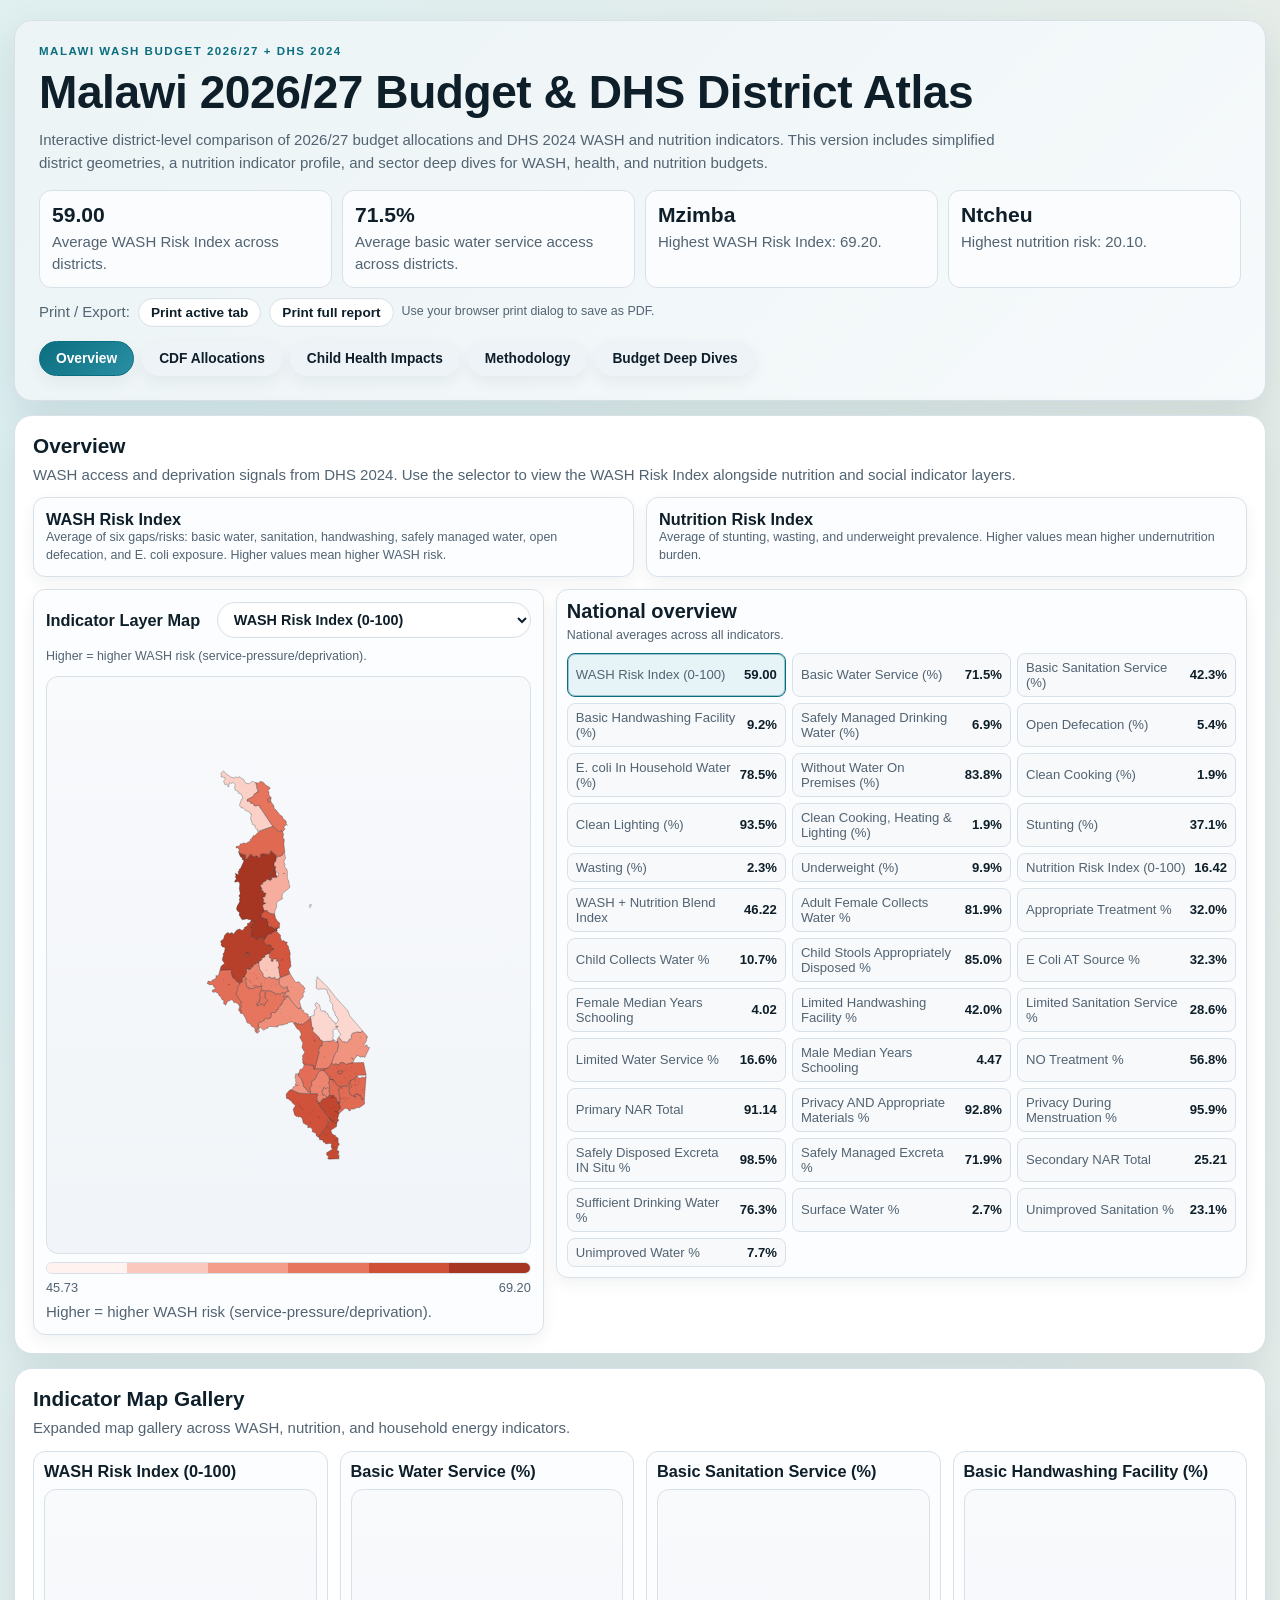
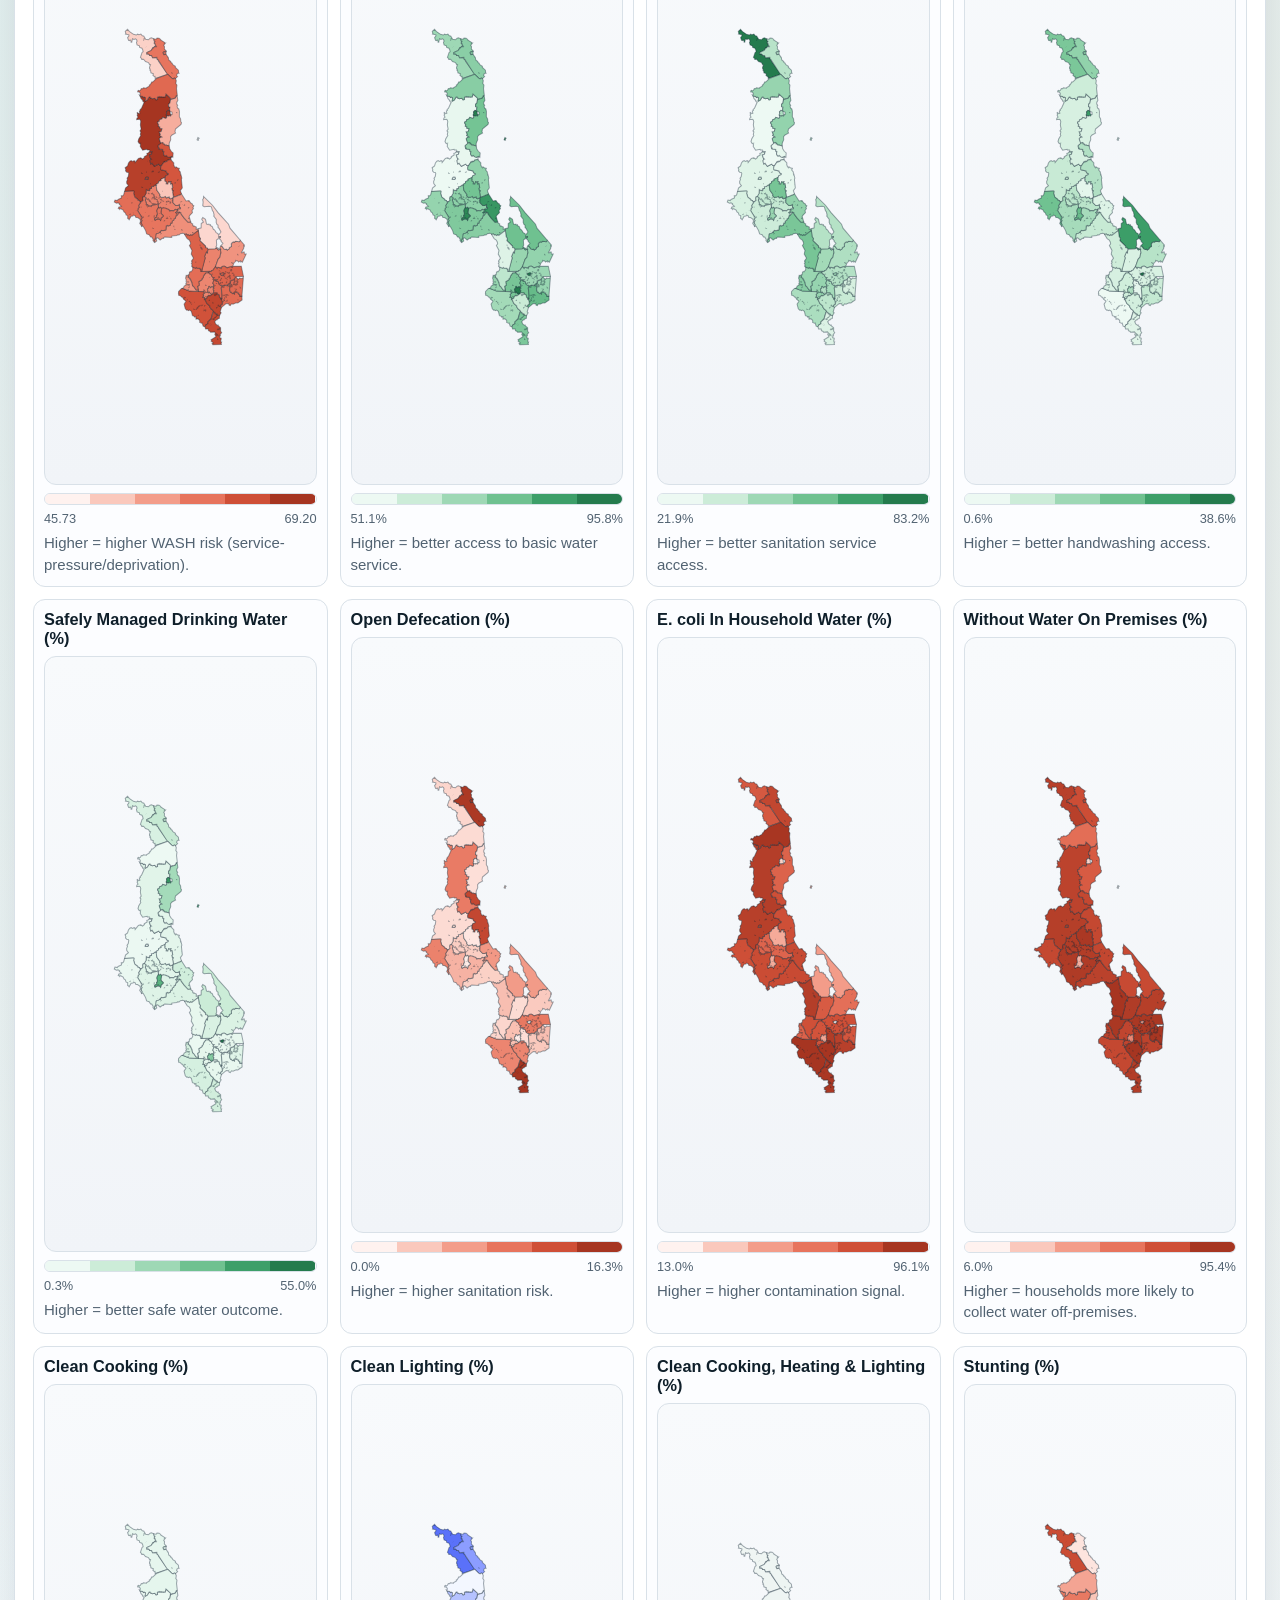
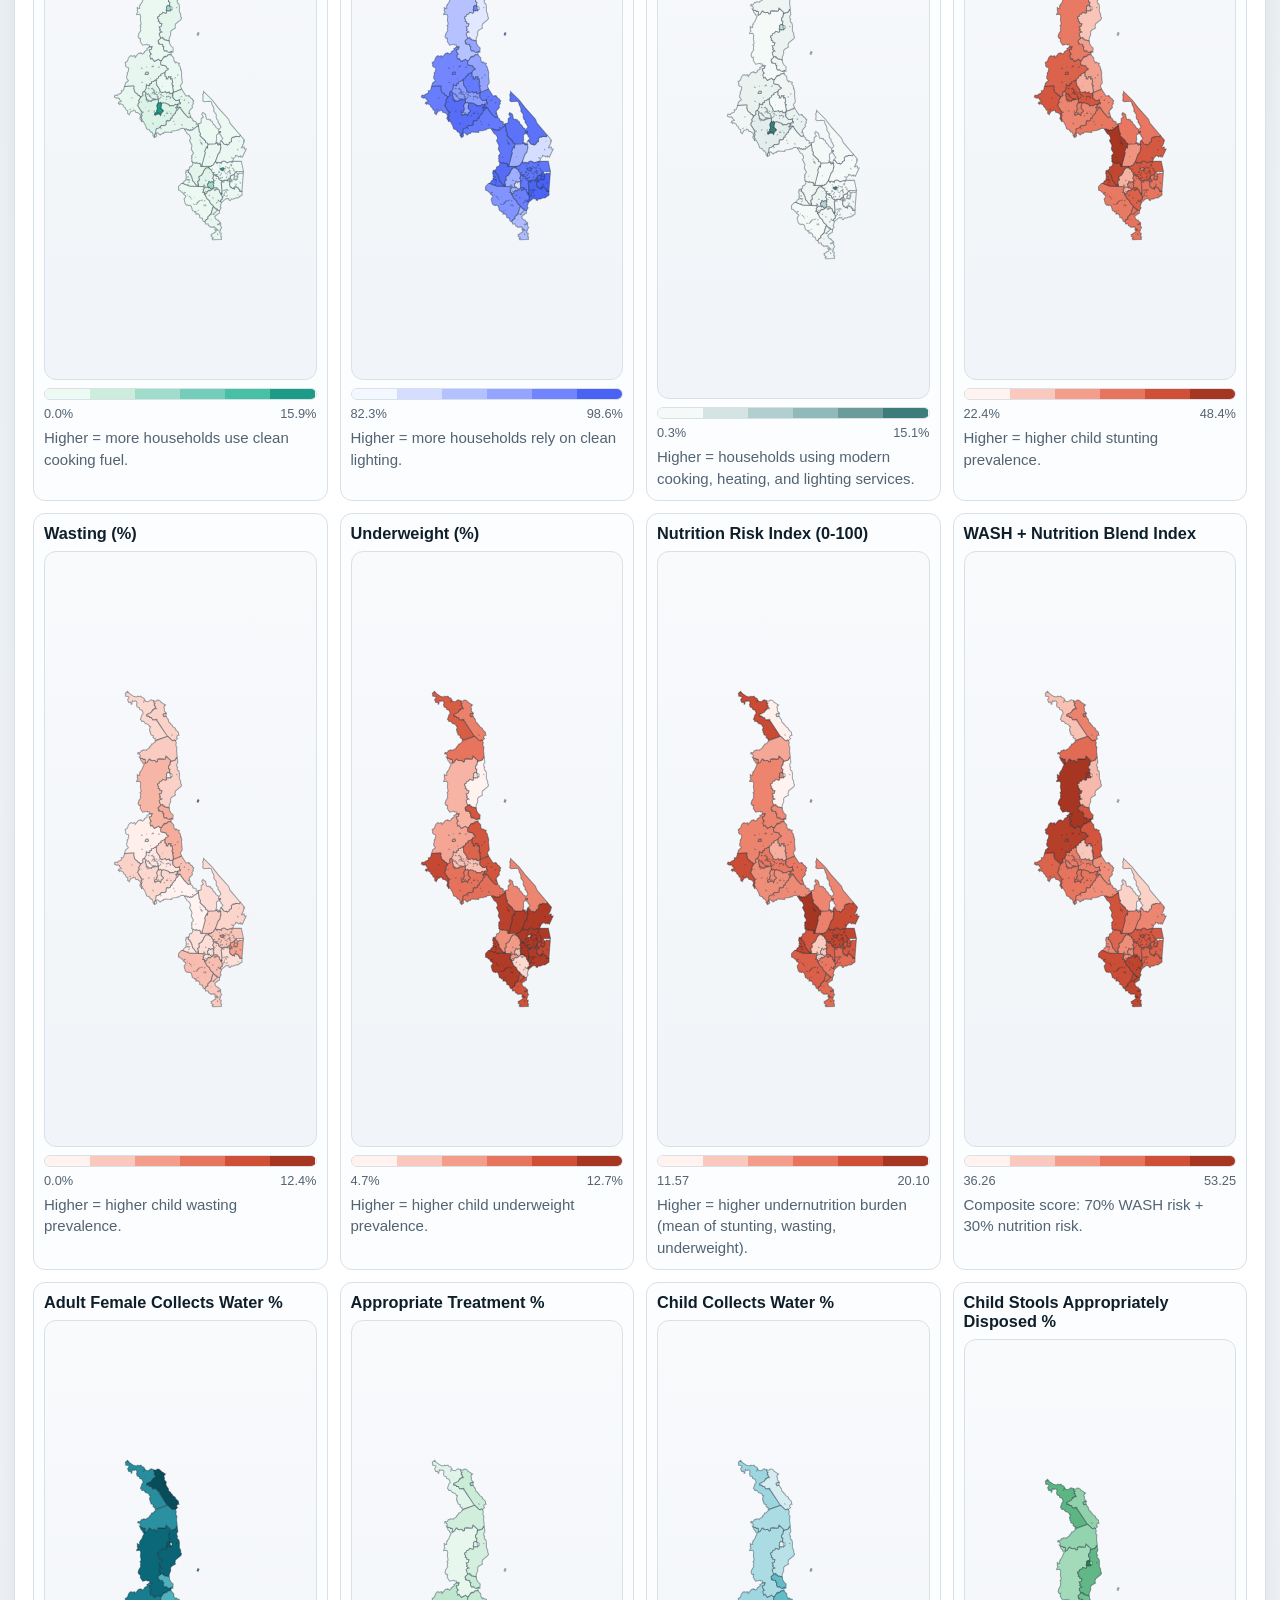
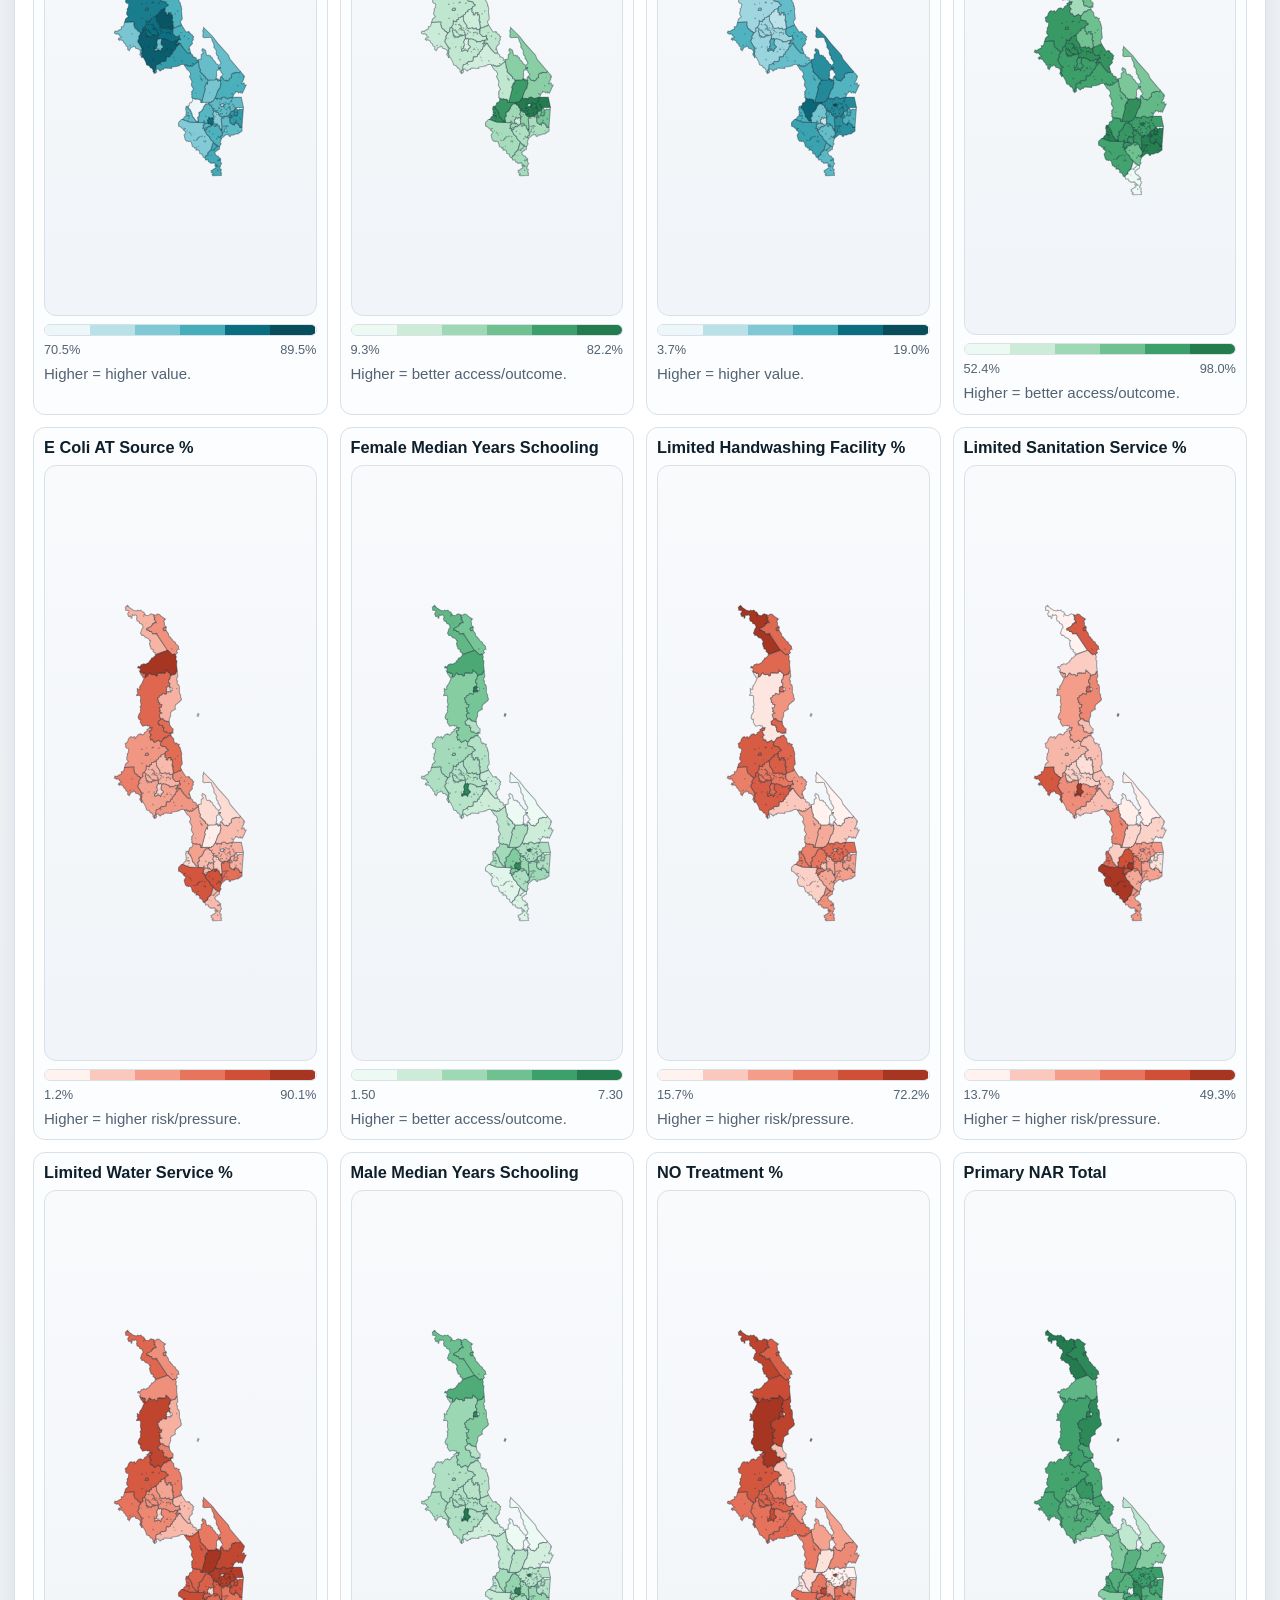
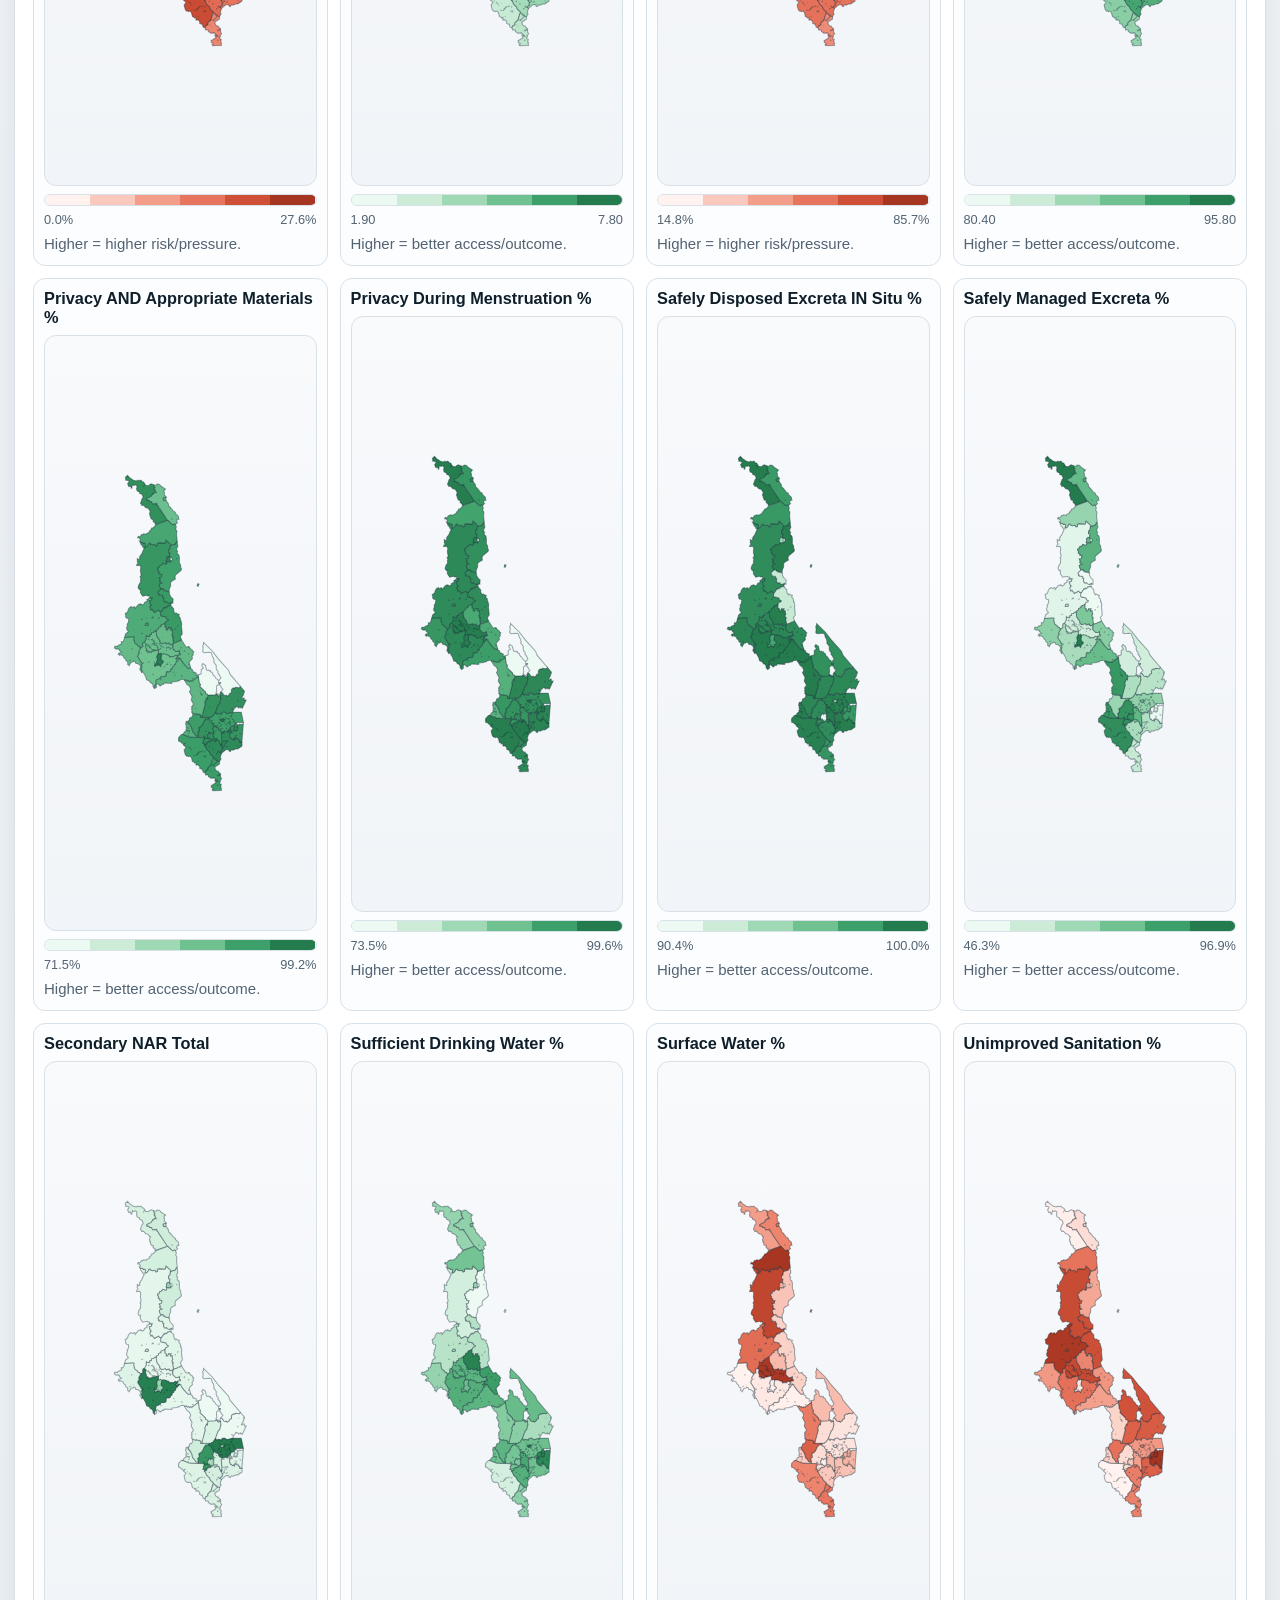
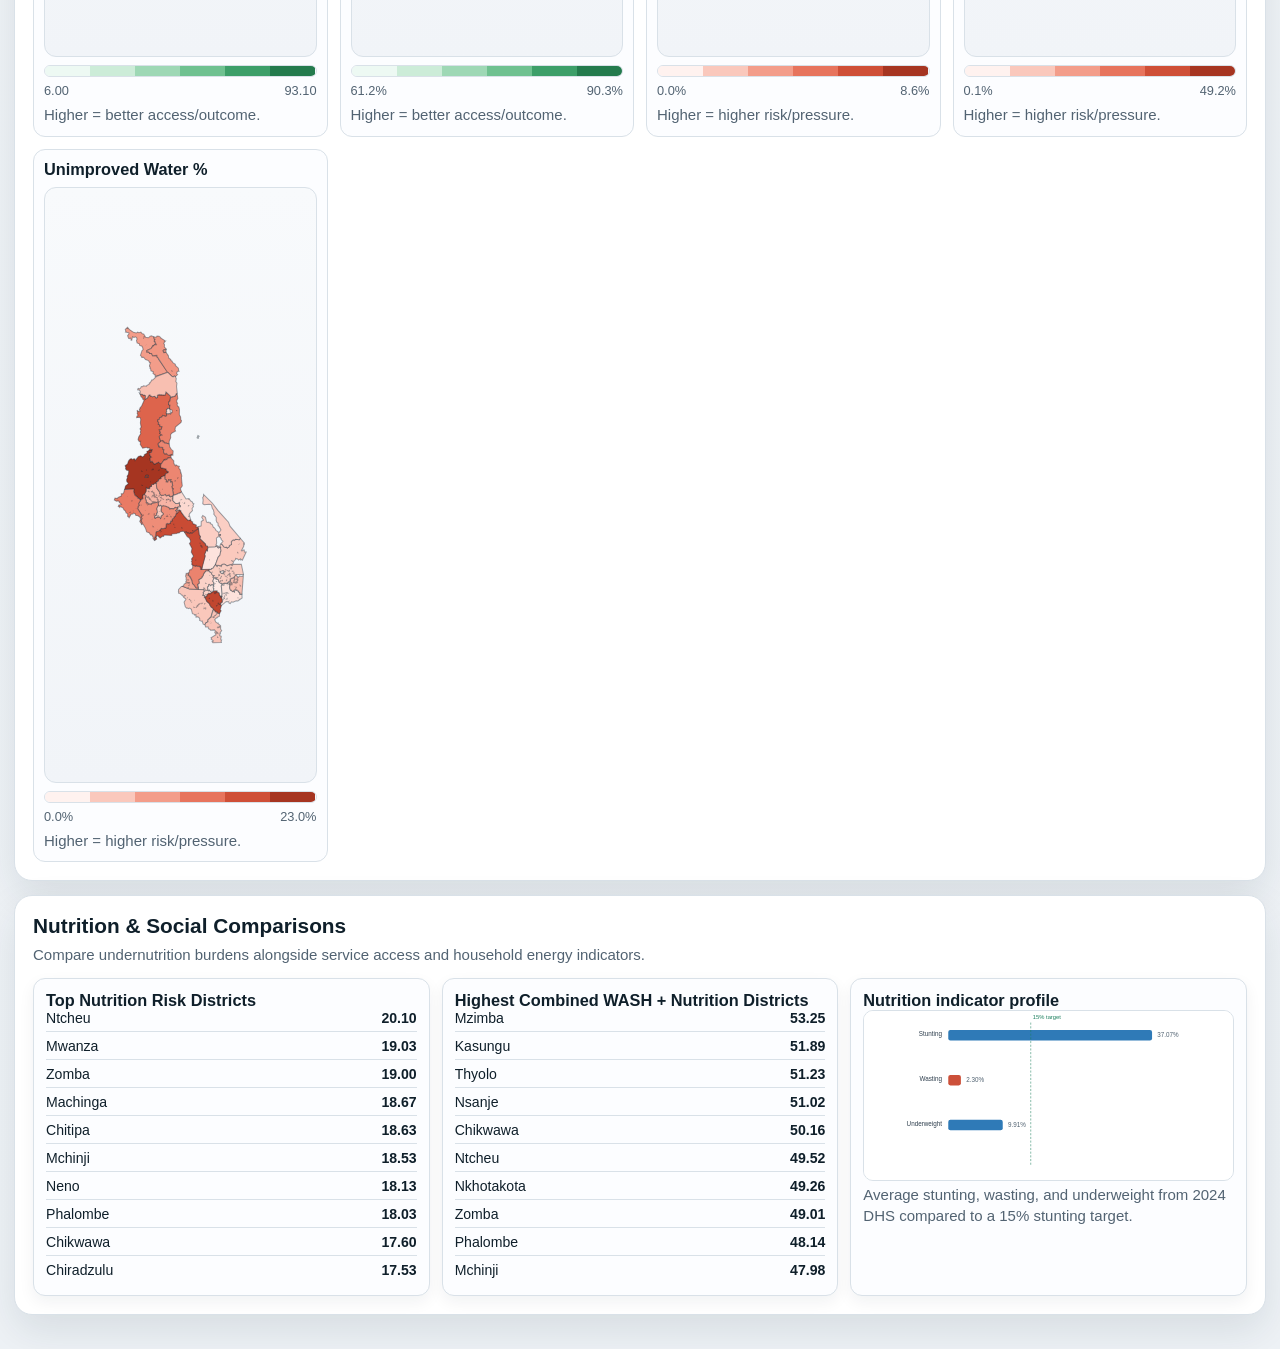
<file: index.html>
<!DOCTYPE html>
<html lang="en"><head>
  <meta charset="UTF-8">
  <meta name="viewport" content="width=device-width, initial-scale=1.0">
  <title>Malawi WASH Budget Atlas 2026/27</title>
  <link rel="stylesheet" href="src/styles.css">
<meta name="description" content="Explore Malawi's 2026/27 WASH budget allocations with district-level maps."><meta property="og:title" content="Malawi WASH Budget Atlas 2026/27"><meta property="og:description" content="Explore Malawi's 2026/27 WASH budget allocations with district-level maps."><meta property="og:type" content="website"><meta name="twitter:card" content="summary_large_image"><meta name="twitter:title" content="Malawi WASH Budget Atlas 2026/27"><meta name="twitter:description" content="Explore Malawi's 2026/27 WASH budget allocations with district-level maps."><meta property="og:image" content="https://washways.org/assets/images/malawihealthnutwash-budget2026-2027anddhs2024-preview.jpg"><meta name="twitter:image" content="https://washways.org/assets/images/malawihealthnutwash-budget2026-2027anddhs2024-preview.jpg"><script async="" src="https://www.googletagmanager.com/gtag/js?id=G-64GCB9QDB5"></script><script>
  window.dataLayer = window.dataLayer || [];
  function gtag(){dataLayer.push(arguments);}
  gtag('js', new Date());
  gtag('config', 'G-64GCB9QDB5');
</script></head>
<body>
  <main class="shell">
    <header class="hero">
      <p class="kicker">Malawi WASH Budget 2026/27 + DHS 2024</p>
      <h1>Malawi 2026/27 Budget &amp; DHS District Atlas</h1>
      <p class="lead">
        Interactive district-level comparison of 2026/27 budget allocations and DHS 2024 WASH and nutrition indicators.
        This version includes simplified district geometries, a nutrition indicator profile, and sector deep dives for WASH, health, and nutrition budgets.
      </p>
      <div id="topCards" class="top-cards"></div>
      <div class="print-tools">
        <span class="muted">Print / Export:</span>
        <button id="printActiveBtn" type="button">Print active tab</button>
        <button id="printAllBtn" type="button">Print full report</button>
        <span class="muted small-note">Use your browser print dialog to save as PDF.</span>
      </div>

      <nav class="tabs" id="mainTabs">
        <button class="tab-btn active" data-tab="overview">Overview</button>
        <button class="tab-btn" data-tab="cdf">CDF Allocations</button>
        <button class="tab-btn" data-tab="child-impacts">Child Health Impacts</button>
        <button class="tab-btn" data-tab="methodology">Methodology</button>
        <button class="tab-btn" data-tab="budget-detail">Budget Deep Dives</button>
      </nav>
    </header>

    <section class="tab-panel active" data-tab="overview">
      <section class="panel">
        <div class="panel-head">
          <h2>Overview</h2>
          <p class="muted">WASH access and deprivation signals from DHS 2024. Use the selector to view the WASH Risk Index alongside nutrition and social indicator layers.</p>
        </div>
        <div class="info-grid">
          <article class="detail-card">
            <h3>WASH Risk Index</h3>
            <p class="muted small-note">Average of six gaps/risks: basic water, sanitation, handwashing, safely managed water, open defecation, and E. coli exposure. Higher values mean higher WASH risk.</p>
          </article>
          <article class="detail-card">
            <h3>Nutrition Risk Index</h3>
            <p class="muted small-note">Average of stunting, wasting, and underweight prevalence. Higher values mean higher undernutrition burden.</p>
          </article>
        </div>
        <div class="map-grid">
          <article class="map-card">
            <div class="map-head">
              <h3>Indicator Layer Map</h3>
              <select id="indicatorMetricSelect"></select>
            </div>
            <p id="indicatorLayerNote" class="muted small-note"></p>
            <div class="map-shell">
              <svg id="indicatorMap" viewBox="0 0 940 760" aria-label="Indicator map"></svg>
              <div id="indicatorMapTooltip" class="tooltip"></div>
            </div>
            <div id="indicatorMapLegend" class="legend"></div>
          </article>
          <aside id="washDetail" class="detail-card compact">
            <h3>Select a district</h3>
            <p class="muted">District WASH indicators will appear here.</p>
          </aside>
        </div>
      </section>

      <section class="panel">
        <div class="panel-head">
          <h2>Indicator Map Gallery</h2>
          <p class="muted">Expanded map gallery across WASH, nutrition, and household energy indicators.</p>
        </div>
        <div id="dhsGalleryGrid" class="gallery-grid"></div>
      </section>

      <section class="panel">
        <div class="panel-head">
          <h2>Nutrition &amp; Social Comparisons</h2>
          <p class="muted">Compare undernutrition burdens alongside service access and household energy indicators.</p>
        </div>
        <div class="analysis-grid">
          <article class="chart-card">
            <h3>Top Nutrition Risk Districts</h3>
            <div id="nutritionRiskList" class="mini-table"></div>
          </article>
          <article class="chart-card">
            <h3>Highest Combined WASH + Nutrition Districts</h3>
            <div id="combinedNeedNutritionList" class="mini-table"></div>
          </article>
          <article class="chart-card">
            <h3>Nutrition indicator profile</h3>
            <svg id="nutritionIndicatorChart" viewBox="0 0 700 320" aria-label="Average nutrition indicators"></svg>
            <p class="muted">Average stunting, wasting, and underweight from 2024 DHS compared to a 15% stunting target.</p>
          </article>
        </div>
      </section>
    </section>

    <section class="tab-panel" data-tab="cdf">
      <section class="panel">
        <div class="panel-head">
          <h2>CDF Allocation Maps</h2>
          <p class="muted">CDF budget and alignment layers combined into one map for clearer budgeting analysis.</p>
        </div>
        <div class="map-grid">
          <article class="map-card">
            <div class="map-head">
              <h3>CDF Budget &amp; Alignment Map</h3>
              <select id="cdfMetricSelect"></select>
            </div>
            <div class="map-shell">
              <svg id="cdfMap" viewBox="0 0 940 760" aria-label="CDF map"></svg>
              <div id="cdfMapTooltip" class="tooltip"></div>
            </div>
            <div id="cdfMapLegend" class="legend"></div>
          </article>
          <aside id="districtDetail" class="detail-card">
            <h3>Select a district</h3>
            <p class="muted">Budget and risk alignment details will appear here.</p>
          </aside>
        </div>
      </section>

      <section class="panel">
        <div class="panel-head">
          <h2>Budget vs WASH Risk Pattern View</h2>
        </div>
        <div class="analysis-grid">
          <article class="chart-card">
            <h3>Budget vs WASH Risk Scatter</h3>
            <svg id="scatterPlot" viewBox="0 0 700 420" aria-label="Scatter plot"></svg>
            <div id="scatterTooltip" class="tooltip"></div>
            <p class="muted">X-axis: district WASH Risk Index. Y-axis: CDF budget allocation (bn, selected currency).</p>
          </article>

          <article class="chart-card">
            <h3>Budget Correlations With Key Indicators</h3>
            <div id="correlationBars" class="bar-list"></div>
            <p class="muted">Bars show Pearson correlation (-1 to +1) between district CDF totals and DHS indicators. Positive values mean higher budgets align with higher indicator values; negative means higher budgets align with lower indicator values. Correlation shows association, not causation.</p>
          </article>
        </div>

        <div class="analysis-grid">
          <article class="chart-card">
            <h3>Strongest Underfunding Signals</h3>
            <div id="underfundedList" class="mini-table"></div>
          </article>
          <article class="chart-card">
            <h3>Strongest Overfunding Signals</h3>
            <div id="overfundedList" class="mini-table"></div>
          </article>
        </div>
      </section>

      <section class="panel">
        <div class="panel-head row-between">
          <h2>District Comparison Table</h2>
          <div class="table-controls">
            <input id="searchInput" type="search" placeholder="Filter district">
            <select id="sortSelect"></select>
          </div>
        </div>
        <div class="table-wrap">
          <table>
            <thead>
              <tr>
                <th>District</th>
                <th>CDF Total (bn, selected currency)</th>
                <th>WASH Risk Index</th>
                <th>Basic Water %</th>
                <th>Basic Sanitation %</th>
                <th>Basic Handwashing %</th>
                <th>Safely Managed Water %</th>
                <th>Budget/WASH Risk Ratio</th>
                <th>Rank Gap</th>
              </tr>
            </thead>
            <tbody id="districtTableBody"></tbody>
          </table>
        </div>
      </section>
    </section>

    <section class="tab-panel" data-tab="child-impacts">
      <section class="panel">
        <div class="panel-head row-between">
          <div>
            <h2>Child Health Impacts</h2>
            <p class="muted">Malawi child burden charts adapted from <code>washways/ChildWASHHealthImpacts</code>, fitted to this atlas and aligned to the WASH, health, and nutrition sectors.</p>
          </div>
          <p class="muted small-note" id="childImpactStatus">Loading Malawi child burden data...</p>
        </div>

        <div class="child-controls-grid">
          <label class="child-control-card">
            <span>Measure</span>
            <select id="childMeasureSelect"></select>
          </label>
          <label class="child-control-card">
            <span>Metric</span>
            <select id="childMetricSelect"></select>
          </label>
          <label class="child-control-card">
            <span>Age display mode</span>
            <select id="childModeSelect">
              <option value="absolute">Absolute burden</option>
              <option value="share">Share of age-specific total (%)</option>
            </select>
          </label>
          <label class="child-control-card">
            <span>Top causes</span>
            <input id="childTopNRange" type="range" min="5" max="20" step="1" value="10">
            <strong id="childTopNValue">10 causes</strong>
          </label>
          <label class="child-control-card child-control-card-wide">
            <span>Cause filter</span>
            <input id="childCauseFilter" type="search" placeholder="Filter causes, e.g. diarrheal, sepsis, malnutrition">
          </label>
        </div>

        <div class="child-age-tools">
          <div class="child-age-actions">
            <button id="childAllAgesBtn" type="button">All child ages</button>
            <button id="childUnder5Btn" type="button">Under-5 only</button>
          </div>
          <div id="childAgePills" class="child-age-pills"></div>
        </div>
        <p class="muted small-note" id="childImpactMetricNote">`Percent` uses the GBD percentage metric from the source extract and is shown as percentage points.</p>
      </section>

      <section class="panel">
        <div class="panel-head">
          <h2>Sector Views</h2>
          <p class="muted">These tabs reuse the child-burden logic from the source prototype, but are reorganized to fit the sector framing used throughout this atlas.</p>
        </div>

        <div class="tabs" id="impactSectorTabs">
          <button class="tab-btn active" data-sector="wash">WASH Impacts</button>
          <button class="tab-btn" data-sector="health">Health Impacts</button>
          <button class="tab-btn" data-sector="nutrition">Nutrition Impacts</button>
        </div>

        <div class="impact-sector-panels">
          <div class="impact-sector-panel active" data-sector="wash">
            <div class="impact-summary-grid" id="impactSummary-wash"></div>
            <div class="analysis-grid">
              <article class="chart-card child-chart-card">
                <h3>Top WASH-linked causes by age band</h3>
                <p class="muted">Each bar is a WASH-attributable cause, split by the child age bands carrying the burden.</p>
                <canvas id="impactWashCauseAgeChart" aria-label="Top WASH-linked causes by age band"></canvas>
              </article>
              <article class="chart-card child-chart-card">
                <h3>Age-wise WASH burden split</h3>
                <p class="muted">Child age bands split into WASH Core and WASH Extended causes.</p>
                <canvas id="impactWashAgeBucketChart" aria-label="Age-wise WASH burden split"></canvas>
              </article>
              <article class="chart-card child-chart-card">
                <h3>Top WASH-linked causes by WASH bucket</h3>
                <p class="muted">Shows which named causes sit in the core WASH burden versus the broader WASH-related infection envelope.</p>
                <canvas id="impactWashCauseBucketChart" aria-label="Top WASH-linked causes by WASH bucket"></canvas>
              </article>
            </div>
          </div>

          <div class="impact-sector-panel" data-sector="health">
            <div class="impact-summary-grid" id="impactSummary-health"></div>
            <div class="analysis-grid">
              <article class="chart-card child-chart-card">
                <h3>Top child causes by age band</h3>
                <p class="muted">All child causes, with each bar split by the age bands carrying the selected burden.</p>
                <canvas id="impactHealthCauseAgeChart" aria-label="Top child causes by age band"></canvas>
              </article>
              <article class="chart-card child-chart-card">
                <h3>Age-wise burden by WASH bucket</h3>
                <p class="muted">Shows how much of the child health burden in each age band sits inside WASH Core, WASH Extended, and Non-WASH causes.</p>
                <canvas id="impactHealthAgeBucketChart" aria-label="Age-wise burden by WASH bucket"></canvas>
              </article>
              <article class="chart-card child-chart-card">
                <h3>Top child causes by WASH bucket</h3>
                <p class="muted">Classifies the leading causes into WASH-related and non-WASH child health burdens.</p>
                <canvas id="impactHealthCauseBucketChart" aria-label="Top child causes by WASH bucket"></canvas>
              </article>
            </div>
          </div>

          <div class="impact-sector-panel" data-sector="nutrition">
            <div class="impact-summary-grid" id="impactSummary-nutrition"></div>
            <div class="analysis-grid">
              <article class="chart-card child-chart-card">
                <h3>Nutrition-relevant causes by age band</h3>
                <p class="muted">Direct undernutrition and WASH-linked infection causes, split by the ages where they are most concentrated.</p>
                <canvas id="impactNutritionCauseAgeChart" aria-label="Nutrition-relevant causes by age band"></canvas>
              </article>
              <article class="chart-card child-chart-card">
                <h3>Age-wise nutrition burden split</h3>
                <p class="muted">Shows how direct undernutrition and WASH-linked infections stack up across child age bands.</p>
                <canvas id="impactNutritionAgeCategoryChart" aria-label="Age-wise nutrition burden split"></canvas>
              </article>
              <article class="chart-card child-chart-card">
                <h3>Age profile of top nutrition-relevant causes</h3>
                <p class="muted">Flips the view so age bands are on the axis and each colour represents a leading nutrition-relevant cause.</p>
                <canvas id="impactNutritionAgeCauseChart" aria-label="Age profile of top nutrition-relevant causes"></canvas>
              </article>
            </div>
          </div>
        </div>
      </section>
    </section>

    <section class="tab-panel" data-tab="methodology">
      <section class="panel">
        <div class="panel-head">
          <h2>How District WASH Risk Index Is Calculated</h2>
        </div>
        <div class="method-grid">
          <article class="method-card wash">
            <h3>Step 1: Convert Service Indicators To Risk Components</h3>
            <p class="muted">For protective indicators, we invert the percentage so higher values represent higher WASH risk.</p>
            <pre class="formula">water_gap = 100 - basic_water_service_pct
sanitation_gap = 100 - basic_sanitation_service_pct
handwashing_gap = 100 - basic_handwashing_facility_pct
safe_water_gap = 100 - safely_managed_drinking_water_pct
open_defecation_risk = open_defecation_pct
e_coli_risk = e_coli_in_household_water_pct</pre>
          </article>
          <article class="method-card wash">
            <h3>Step 2: Build District WASH Risk Index</h3>
            <p class="muted">The WASH Risk Index is a weighted average of the six components above, on a 0-100 scale (defaults to equal weights).</p>
            <pre class="formula">wash_risk_index = mean(
  water_gap,
  sanitation_gap,
  handwashing_gap,
  safe_water_gap,
  open_defecation_risk,
  e_coli_risk
)</pre>
            <p id="washWeightsNote" class="muted small-note"></p>
          </article>
          <article class="method-card">
            <h3>Step 3: Underfunding Signal</h3>
            <p class="muted">Districts are ranked by budget (largest = rank 1) and by WASH risk (highest risk = rank 1).</p>
            <pre class="formula">underfunding_signal = budget_rank - wash_risk_rank

positive  -&gt; underfunding signal
negative  -&gt; overfunding signal
near zero -&gt; budget and risk ranks broadly aligned</pre>
            <p class="muted small-note">The dashboard paints the gap as a signed number so districts with higher risk ranks than budgets surface for targeted advocacy.</p>
          </article>
          <article class="method-card nutrition">
            <h3>Nutrition Risk Index</h3>
            <p class="muted">The Nutrition Risk Index is a weighted average of stunting, wasting, and underweight percentages. Higher values signal higher undernutrition burden.</p>
            <pre class="formula">nutrition_risk_index = mean(stunting_pct, wasting_pct, underweight_pct)</pre>
            <p id="nutritionWeightsNote" class="muted small-note"></p>
            <p class="muted small-note">We also compute a blended index to compare WASH risk with nutrition risk.</p>
            <pre class="formula">wash_nutrition_blend_index = (0.7 * wash_risk_index) + (0.3 * nutrition_risk_index)</pre>
          </article>
          <article class="method-card">
            <h3>Sector budgets &amp; subnational allocations</h3>
            <p class="muted">The sector tabs layer district allocation signals atop national ministry votes, so you can trace how central health, nutrition, and water budgets finance delivery.</p>
            <p class="muted">The tabs highlight major cost categories (e.g., MOHS service delivery, MOAIWD construction, social cash transfers) and the staffing pressure signalled by personnel envelopes and water board operations.</p>
          </article>
        </div>
      </section>

      <section class="panel">
        <div class="panel-head">
          <h2>Risk Index Weighting Controls</h2>
          <p class="muted">Adjust component weights. Values are relative; indices are normalized to 0-100. Set a component to 0 to exclude it.</p>
        </div>
        <div class="weight-grid">
          <article class="weight-card wash">
            <h3>WASH Risk Index Components</h3>
            <div class="weight-list">
              <div class="weight-row">
                <label for="washWeightWater">Basic water gap</label>
                <input id="washWeightWater" type="range" min="0" max="3" step="0.1" value="1">
                <span id="washWeightWaterValue" class="weight-value">1.0</span>
              </div>
              <div class="weight-row">
                <label for="washWeightSanitation">Basic sanitation gap</label>
                <input id="washWeightSanitation" type="range" min="0" max="3" step="0.1" value="1">
                <span id="washWeightSanitationValue" class="weight-value">1.0</span>
              </div>
              <div class="weight-row">
                <label for="washWeightHandwashing">Handwashing gap</label>
                <input id="washWeightHandwashing" type="range" min="0" max="3" step="0.1" value="1">
                <span id="washWeightHandwashingValue" class="weight-value">1.0</span>
              </div>
              <div class="weight-row">
                <label for="washWeightSafeWater">Safely managed water gap</label>
                <input id="washWeightSafeWater" type="range" min="0" max="3" step="0.1" value="1">
                <span id="washWeightSafeWaterValue" class="weight-value">1.0</span>
              </div>
              <div class="weight-row">
                <label for="washWeightOpenDefecation">Open defecation risk</label>
                <input id="washWeightOpenDefecation" type="range" min="0" max="3" step="0.1" value="1">
                <span id="washWeightOpenDefecationValue" class="weight-value">1.0</span>
              </div>
              <div class="weight-row">
                <label for="washWeightEcoli">E. coli risk</label>
                <input id="washWeightEcoli" type="range" min="0" max="3" step="0.1" value="1">
                <span id="washWeightEcoliValue" class="weight-value">1.0</span>
              </div>
            </div>
          </article>
          <article class="weight-card nutrition">
            <h3>Nutrition Risk Index Components</h3>
            <div class="weight-list">
              <div class="weight-row">
                <label for="nutritionWeightStunting">Stunting</label>
                <input id="nutritionWeightStunting" type="range" min="0" max="3" step="0.1" value="1">
                <span id="nutritionWeightStuntingValue" class="weight-value">1.0</span>
              </div>
              <div class="weight-row">
                <label for="nutritionWeightWasting">Wasting</label>
                <input id="nutritionWeightWasting" type="range" min="0" max="3" step="0.1" value="1">
                <span id="nutritionWeightWastingValue" class="weight-value">1.0</span>
              </div>
              <div class="weight-row">
                <label for="nutritionWeightUnderweight">Underweight</label>
                <input id="nutritionWeightUnderweight" type="range" min="0" max="3" step="0.1" value="1">
                <span id="nutritionWeightUnderweightValue" class="weight-value">1.0</span>
              </div>
            </div>
          </article>
        </div>
        <div class="weight-actions">
          <button id="resetWeightsBtn" type="button">Reset to equal weights</button>
        </div>
      </section>

      <section class="panel">
        <div class="panel-head">
          <h2>Worked District Example</h2>
          <p class="muted">This updates when you click any district in the maps or table.</p>
        </div>
        <div id="methodExample" class="detail-card">
          <p class="muted">Select a district to see a worked formula breakdown.</p>
        </div>
      </section>
    </section>

    <section class="tab-panel" data-tab="budget-detail">
      <section class="panel">
        <div class="panel-head row-between">
          <div>
            <h2>Budget Deep Dive (Single Layer)</h2>
            <p class="muted">Flattened sector budget analysis view with no nested tabs, focusing on WASH, health, and nutrition votes plus delivery pressures.</p>
          </div>
          <div class="table-controls">
            <select id="currencySelect">
              <option value="MWK">Display: MWK</option>
              <option value="USD">Display: USD</option>
            </select>
            <input id="usdRateInput" type="number" min="1" step="0.1" placeholder="MWK per USD">
          </div>
        </div>
        <div class="tabs" id="sectorTabs">
          <button class="tab-btn active" data-sector="wash">WASH Budget</button>
          <button class="tab-btn" data-sector="health">Health Budget</button>
          <button class="tab-btn" data-sector="nutrition">Nutrition Budget</button>
        </div>
        <div class="sector-panels">
          <div class="sector-panel active" data-sector="wash">
            <div class="panel">
              <div class="sector-metrics" id="sectorMetrics-wash"></div>
            </div>
            <div class="panel">
              <div class="sector-cards" id="sectorCards-wash"></div>
            </div>
            <div class="panel">
              <div class="sector-charts" id="sectorCharts-wash"></div>
            </div>
            <div class="panel">
              <div class="sector-table" id="sectorTable-wash"></div>
            </div>
            <div class="panel">
              <div class="table-grid">
                <article class="table-card">
                  <div class="table-head">
                    <h3>Water boards performance snapshot</h3>
                    <div class="table-actions">
                      <input id="washWaterboardsSearch" type="search" placeholder="Search board">
                      <button id="washWaterboardsDownload" type="button">Download CSV</button>
                    </div>
                  </div>
                  <div id="washWaterboardsTable" class="table-wrap"></div>
                </article>
                <article class="table-card">
                  <div class="table-head">
                    <h3>WASH programmes</h3>
                    <div class="table-actions">
                      <input id="washProgramsSearch" type="search" placeholder="Search programme">
                      <button id="washProgramsDownload" type="button">Download CSV</button>
                    </div>
                  </div>
                  <div id="washProgramsTable" class="table-wrap"></div>
                </article>
                <article class="table-card">
                  <div class="table-head">
                    <h3>WASH projects</h3>
                    <div class="table-actions">
                      <input id="washProjectsSearch" type="search" placeholder="Search project">
                      <button id="washProjectsDownload" type="button">Download CSV</button>
                    </div>
                  </div>
                  <div id="washProjectsTable" class="table-wrap"></div>
                </article>
                <article class="table-card">
                  <div class="table-head">
                    <h3>WASH cost categories</h3>
                    <div class="table-actions">
                      <input id="washCostsSearch" type="search" placeholder="Search category">
                      <button id="washCostsDownload" type="button">Download CSV</button>
                    </div>
                  </div>
                  <div id="washCostsTable" class="table-wrap"></div>
                </article>
              </div>
            </div>
          </div>
          <div class="sector-panel" data-sector="health">
            <div class="panel">
              <div class="sector-metrics" id="sectorMetrics-health"></div>
            </div>
            <div class="panel">
              <div class="sector-cards" id="sectorCards-health"></div>
            </div>
            <div class="panel">
              <div class="sector-charts" id="sectorCharts-health"></div>
            </div>
            <div class="panel">
              <div class="sector-table" id="sectorTable-health"></div>
            </div>
            <div class="panel">
              <div class="table-grid">
                <article class="table-card">
                  <div class="table-head">
                    <h3>Health staffing envelope</h3>
                    <div class="table-actions">
                      <input id="healthStaffingSearch" type="search" placeholder="Search ministry">
                      <button id="healthStaffingDownload" type="button">Download CSV</button>
                    </div>
                  </div>
                  <div id="healthStaffingTable" class="table-wrap"></div>
                </article>
                <article class="table-card">
                  <div class="table-head">
                    <h3>Health programmes</h3>
                    <div class="table-actions">
                      <input id="healthProgramsSearch" type="search" placeholder="Search programme">
                      <button id="healthProgramsDownload" type="button">Download CSV</button>
                    </div>
                  </div>
                  <div id="healthProgramsTable" class="table-wrap"></div>
                </article>
                <article class="table-card">
                  <div class="table-head">
                    <h3>Health projects</h3>
                    <div class="table-actions">
                      <input id="healthProjectsSearch" type="search" placeholder="Search project">
                      <button id="healthProjectsDownload" type="button">Download CSV</button>
                    </div>
                  </div>
                  <div id="healthProjectsTable" class="table-wrap"></div>
                </article>
                <article class="table-card">
                  <div class="table-head">
                    <h3>Health cost categories</h3>
                    <div class="table-actions">
                      <input id="healthCostsSearch" type="search" placeholder="Search category">
                      <button id="healthCostsDownload" type="button">Download CSV</button>
                    </div>
                  </div>
                  <div id="healthCostsTable" class="table-wrap"></div>
                </article>
              </div>
            </div>
          </div>
          <div class="sector-panel" data-sector="nutrition">
            <div class="panel">
              <div class="sector-metrics" id="sectorMetrics-nutrition"></div>
            </div>
            <div class="panel">
              <div class="sector-cards" id="sectorCards-nutrition"></div>
            </div>
            <div class="panel">
              <div class="sector-charts" id="sectorCharts-nutrition"></div>
            </div>
            <div class="panel">
              <div class="sector-table" id="sectorTable-nutrition"></div>
            </div>
            <div class="panel">
              <div class="table-grid">
                <article class="table-card">
                  <div class="table-head">
                    <h3>Nutrition staffing envelope</h3>
                    <div class="table-actions">
                      <input id="nutritionStaffingSearch" type="search" placeholder="Search ministry">
                      <button id="nutritionStaffingDownload" type="button">Download CSV</button>
                    </div>
                  </div>
                  <div id="nutritionStaffingTable" class="table-wrap"></div>
                </article>
                <article class="table-card">
                  <div class="table-head">
                    <h3>Nutrition programmes</h3>
                    <div class="table-actions">
                      <input id="nutritionProgramsSearch" type="search" placeholder="Search programme">
                      <button id="nutritionProgramsDownload" type="button">Download CSV</button>
                    </div>
                  </div>
                  <div id="nutritionProgramsTable" class="table-wrap"></div>
                </article>
                <article class="table-card">
                  <div class="table-head">
                    <h3>Nutrition projects</h3>
                    <div class="table-actions">
                      <input id="nutritionProjectsSearch" type="search" placeholder="Search project">
                      <button id="nutritionProjectsDownload" type="button">Download CSV</button>
                    </div>
                  </div>
                  <div id="nutritionProjectsTable" class="table-wrap"></div>
                </article>
                <article class="table-card">
                  <div class="table-head">
                    <h3>Nutrition cost categories</h3>
                    <div class="table-actions">
                      <input id="nutritionCostsSearch" type="search" placeholder="Search category">
                      <button id="nutritionCostsDownload" type="button">Download CSV</button>
                    </div>
                  </div>
                  <div id="nutritionCostsTable" class="table-wrap"></div>
                </article>
              </div>
            </div>
          </div>
        </div>
      </section>
    </section>
  </main>

  <script src="data/dashboard_data_bundle.js"></script>
  <script src="assets/chart.umd.min.js"></script>
  <script src="src/app.js" defer=""></script>


</body></html>
</file>
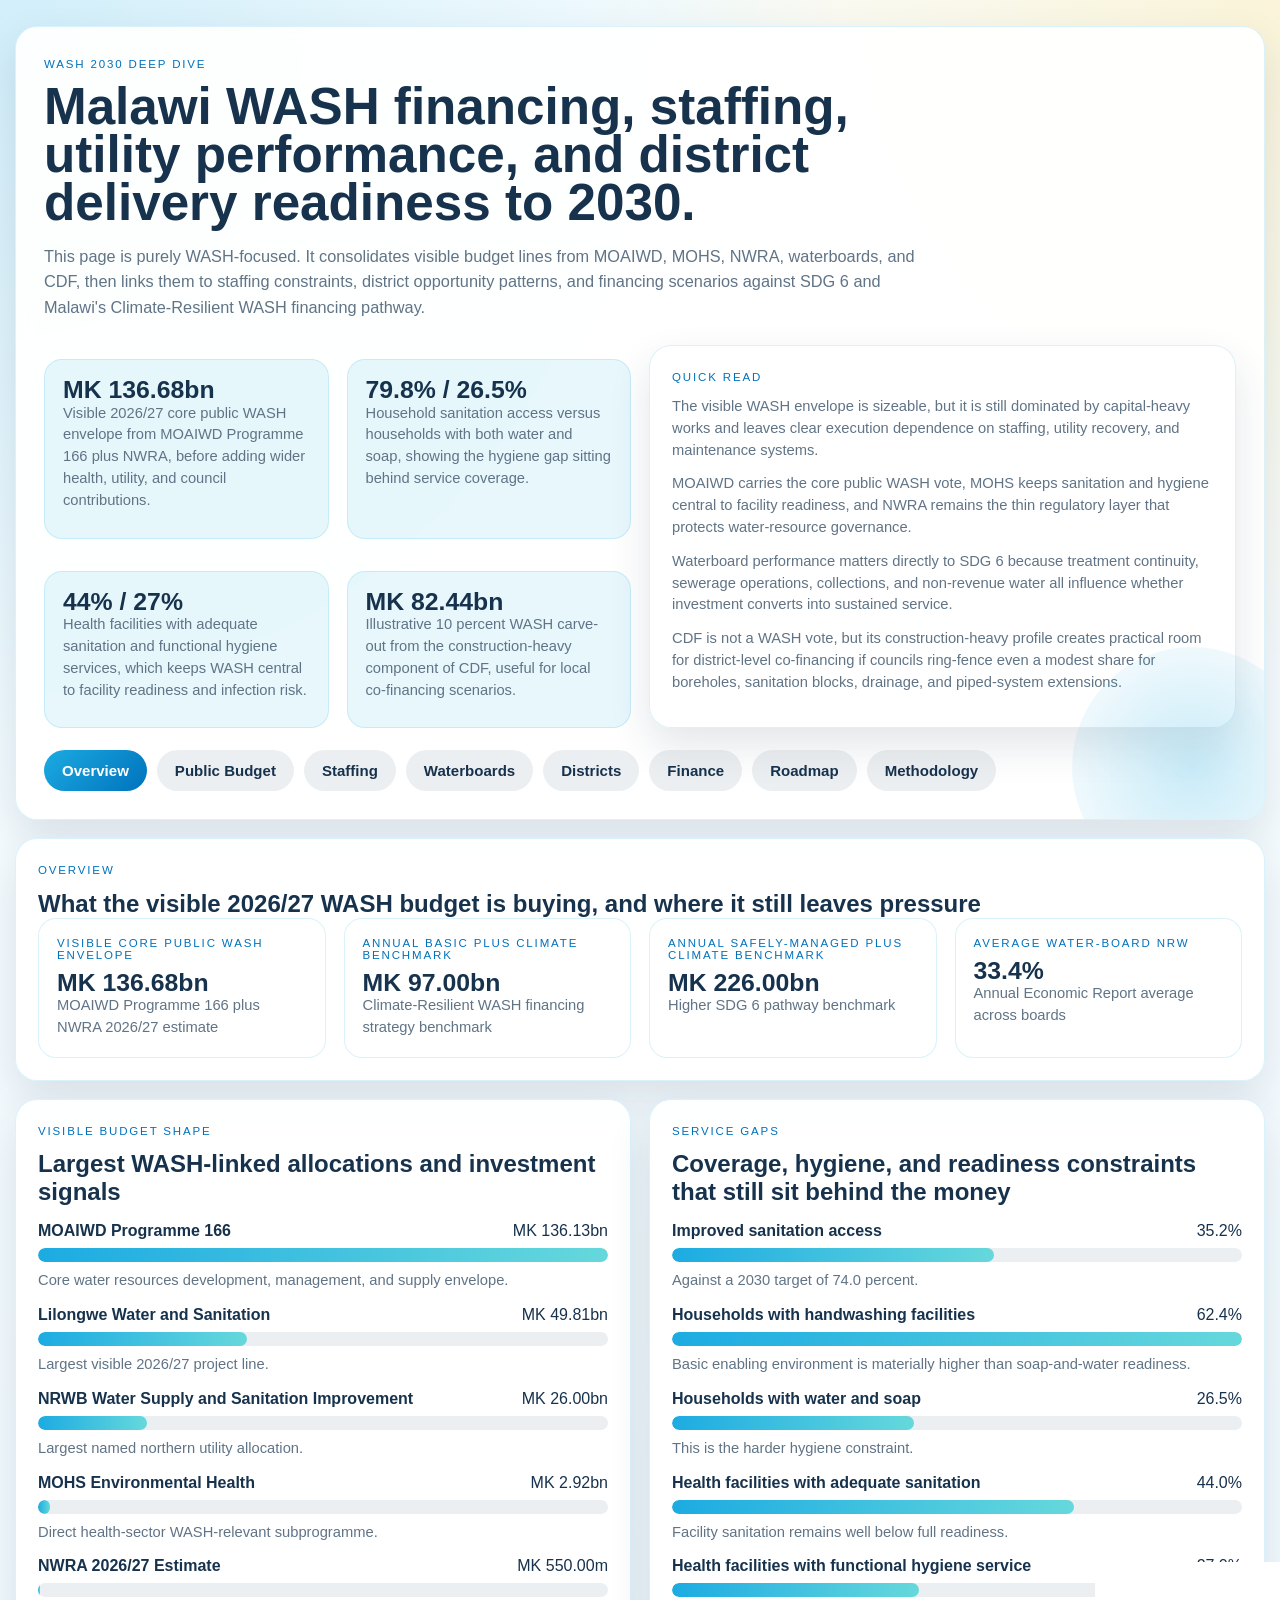
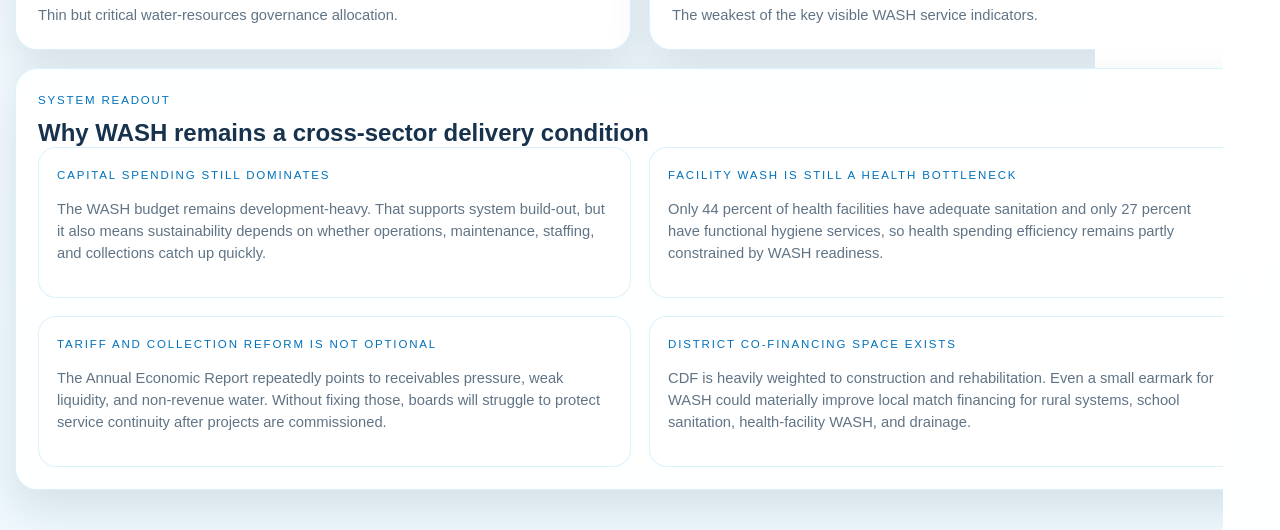
<file: assets/MalawiWASH2030DeepDive.html>
<!DOCTYPE html>
<html lang="en">
<head>
  <meta charset="UTF-8">
  <meta name="viewport" content="width=device-width, initial-scale=1.0">
  <title>Malawi WASH 2030 Deep Dive</title>
  <style>
    :root {
      --bg: #eef8fd;
      --panel: rgba(255, 255, 255, 0.94);
      --ink: #17324d;
      --muted: #607486;
      --line: rgba(28, 171, 226, 0.16);
      --accent: #1cabe2;
      --accent-dark: #0072bc;
      --accent-soft: rgba(28, 171, 226, 0.1);
      --radius: 22px;
      --shadow: 0 18px 42px rgba(23, 50, 74, 0.12);
      --font-display: "Univers LT Pro", "Univers", "Helvetica Neue", Arial, sans-serif;
      --font-body: "Univers LT Pro", "Univers", "Helvetica Neue", Arial, sans-serif;
    }

    * { box-sizing: border-box; }
    body {
      margin: 0;
      min-height: 100vh;
      font-family: var(--font-body);
      color: var(--ink);
      background:
        radial-gradient(circle at top left, rgba(28, 171, 226, 0.18), transparent 34%),
        radial-gradient(circle at top right, rgba(255, 194, 14, 0.16), transparent 28%),
        linear-gradient(180deg, #f9fdff 0%, var(--bg) 100%);
    }

    .shell { width: min(1380px, calc(100vw - 30px)); margin: 0 auto; padding: 26px 0 40px; }
    .hero, .panel {
      background: var(--panel);
      border: 1px solid var(--line);
      border-radius: var(--radius);
      box-shadow: var(--shadow);
      backdrop-filter: blur(8px);
    }
    .hero { padding: 28px; position: relative; overflow: hidden; }
    .hero::after {
      content: "";
      position: absolute;
      right: -48px;
      bottom: -68px;
      width: 240px;
      height: 240px;
      border-radius: 50%;
      background: radial-gradient(circle, rgba(28, 171, 226, 0.24), rgba(28, 171, 226, 0));
    }
    .panel { padding: 22px; margin-top: 18px; }
    .kicker, .eyebrow {
      margin: 0 0 10px;
      font-family: var(--font-display);
      font-size: 0.72rem;
      text-transform: uppercase;
      letter-spacing: 0.16em;
      color: var(--accent-dark);
    }
    h1, h2, h3 { margin: 0; font-family: var(--font-display); }
    h1 { font-size: clamp(2rem, 4vw, 4.1rem); line-height: 0.94; max-width: 920px; }
    p { line-height: 1.58; }
    .lead { max-width: 880px; margin: 16px 0 0; color: var(--muted); font-size: 1.02rem; }
    .hero-grid, .metrics, .cards, .mini-cards, .map-layout, .table-grid, .hero-stack { display: grid; gap: 18px; }
    .hero-grid { grid-template-columns: 1fr 1fr; margin-top: 24px; align-items: stretch; }
    .hero-stack { grid-template-columns: repeat(2, minmax(0, 1fr)); }
    .metrics { grid-template-columns: repeat(4, minmax(0, 1fr)); }
    .cards, .table-grid { grid-template-columns: repeat(2, minmax(0, 1fr)); }
    .mini-cards { grid-template-columns: repeat(3, minmax(0, 1fr)); }
    .metric, .card, .micro, .detail-card {
      padding: 18px;
      border-radius: 18px;
      border: 1px solid var(--line);
      background: rgba(255, 255, 255, 0.85);
    }
    .micro { margin-top: 14px; background: var(--accent-soft); border-color: rgba(28, 171, 226, 0.16); }
    .metric strong, .micro strong, .big { display: block; font-family: var(--font-display); line-height: 1; }
    .metric strong, .micro strong { font-size: 1.55rem; }
    .big { font-size: clamp(1.7rem, 2.3vw, 2.5rem); margin: 10px 0 8px; }
    .small-note, .note, .source-meta, .legend-note { color: var(--muted); font-size: 0.92rem; line-height: 1.48; }
    .tabs { display: flex; gap: 10px; flex-wrap: wrap; margin-top: 22px; }
    .tabs button, .pill-select, .file-input-label {
      border: 0;
      border-radius: 999px;
      padding: 12px 18px;
      font: 600 0.94rem var(--font-display);
      color: var(--ink);
      background: rgba(23, 50, 74, 0.08);
      cursor: pointer;
    }
    .tabs button.active { background: linear-gradient(135deg, var(--accent) 0%, var(--accent-dark) 100%); color: #fff; }
    .tab-panel { display: none; }
    .tab-panel.active { display: block; }
    .bar-list { display: grid; gap: 14px; margin-top: 16px; }
    .bar-row { display: grid; gap: 8px; }
    .bar-head { display: flex; justify-content: space-between; gap: 12px; align-items: baseline; }
    .bar-track { width: 100%; height: 14px; border-radius: 999px; overflow: hidden; background: rgba(23, 50, 74, 0.08); }
    .bar-fill { height: 100%; border-radius: 999px; background: linear-gradient(90deg, var(--accent) 0%, #66d8dc 100%); }
    .table-toolbar { display: flex; justify-content: space-between; gap: 14px; align-items: center; flex-wrap: wrap; margin-bottom: 12px; }
    .table-toolbar input, .table-toolbar select {
      border: 1px solid var(--line);
      border-radius: 999px;
      padding: 10px 14px;
      font: 0.95rem var(--font-body);
      background: rgba(255, 255, 255, 0.9);
      color: var(--ink);
    }
    .table-wrap { overflow-x: auto; overscroll-behavior-x: contain; border: 1px solid var(--line); border-radius: 18px; background: rgba(255, 255, 255, 0.84); }
    table { width: 100%; min-width: 920px; border-collapse: collapse; table-layout: auto; }
    th, td {
      min-width: 120px;
      padding: 13px 15px;
      text-align: left;
      vertical-align: top;
      border-bottom: 1px solid var(--line);
      font-size: 0.94rem;
      line-height: 1.45;
      white-space: normal;
      word-break: break-word;
      overflow-wrap: anywhere;
    }
    th:last-child, td:last-child { min-width: 240px; }
    th { background: rgba(241, 248, 250, 0.95); font: 600 0.76rem var(--font-display); text-transform: uppercase; letter-spacing: 0.08em; color: var(--accent-dark); }
    th button { border: 0; padding: 0; background: transparent; color: inherit; font: inherit; cursor: pointer; text-align: left; }
    tbody tr:hover { background: rgba(0, 151, 167, 0.05); }
    tbody tr:last-child td { border-bottom: 0; }
    .map-layout { grid-template-columns: 1.55fr 0.85fr; align-items: start; }
    .map-card { position: relative; border: 1px solid var(--line); border-radius: 18px; background: rgba(255, 255, 255, 0.84); overflow: hidden; }
    .map-shell { position: relative; min-height: 680px; background: radial-gradient(circle at top, rgba(0, 151, 167, 0.06), transparent 45%), linear-gradient(180deg, #fdfcf8 0%, #f7f3ea 100%); }
    .map-shell svg { width: 100%; height: 680px; display: block; }
    .map-feature { stroke: rgba(23, 50, 74, 0.28); stroke-width: 0.55; vector-effect: non-scaling-stroke; cursor: pointer; }
    .map-feature:hover, .map-feature.active { stroke: rgba(23, 50, 74, 0.82); stroke-width: 1.2; }
    .map-tooltip {
      position: absolute;
      pointer-events: none;
      transform: translate(12px, 12px);
      padding: 10px 12px;
      border-radius: 14px;
      background: rgba(23, 50, 74, 0.95);
      color: #fff;
      font-size: 0.84rem;
      max-width: 240px;
      opacity: 0;
      z-index: 3;
    }
    .map-legend { display: grid; gap: 8px; margin-top: 14px; }
    .legend-ramp { display: grid; grid-template-columns: repeat(5, 1fr); border-radius: 999px; overflow: hidden; height: 14px; border: 1px solid var(--line); }
    .legend-ramp span:nth-child(1) { background: #eaf7fd; }
    .legend-ramp span:nth-child(2) { background: #bde5f6; }
    .legend-ramp span:nth-child(3) { background: #7cc9ec; }
    .legend-ramp span:nth-child(4) { background: #36a8df; }
    .legend-ramp span:nth-child(5) { background: #0072bc; }
    .badge-row { display: flex; flex-wrap: wrap; gap: 8px; margin-top: 12px; }
    .badge { border-radius: 999px; padding: 6px 10px; font: 600 0.78rem var(--font-display); background: rgba(23, 50, 74, 0.07); color: var(--ink); }
    .badge.good { background: rgba(42, 141, 103, 0.14); color: #2a8d67; }
    .badge.warn { background: rgba(214, 96, 77, 0.12); color: #d6604d; }
    .chart-shell {
      position: relative;
      overflow-x: auto;
      border: 1px solid var(--line);
      border-radius: 18px;
      background: rgba(255, 255, 255, 0.84);
      padding: 14px;
    }
    .chart-shell svg { width: 100%; height: 360px; display: block; }
    .chart-node, .chart-segment, .chart-area, .chart-hover-line {
      cursor: pointer;
    }
    .chart-tooltip {
      position: fixed;
      pointer-events: none;
      transform: translate(12px, 12px);
      padding: 10px 12px;
      border-radius: 14px;
      background: rgba(23, 50, 74, 0.96);
      color: #fff;
      font-size: 0.84rem;
      line-height: 1.45;
      max-width: 280px;
      opacity: 0;
      z-index: 20;
      box-shadow: 0 12px 28px rgba(23, 50, 74, 0.24);
    }
    .chart-legend {
      display: flex;
      flex-wrap: wrap;
      gap: 10px 14px;
      margin-top: 12px;
    }
    .legend-chip {
      display: inline-flex;
      align-items: center;
      gap: 8px;
      color: var(--muted);
      font-size: 0.86rem;
    }
    .legend-swatch {
      width: 12px;
      height: 12px;
      border-radius: 3px;
      display: inline-block;
    }
    .file-input { display: none; }
    .foot { margin-top: 16px; color: var(--muted); font-size: 0.9rem; }

    @media (max-width: 1100px) {
      .hero-grid, .metrics, .cards, .mini-cards, .map-layout, .table-grid, .hero-stack { grid-template-columns: 1fr; }
      .map-shell { min-height: 540px; }
      .map-shell svg { height: 540px; }
      table { min-width: 760px; }
    }
  </style>
</head>
<body>
  <main class="shell">
    <section class="hero">
      <p class="kicker">WASH 2030 Deep Dive</p>
      <h1>Malawi WASH financing, staffing, utility performance, and district delivery readiness to 2030.</h1>
      <p class="lead">
        This page is purely WASH-focused. It consolidates visible budget lines from MOAIWD, MOHS, NWRA, waterboards, and CDF, then links them to staffing constraints, district opportunity patterns, and financing scenarios against SDG 6 and Malawi's Climate-Resilient WASH financing pathway.
      </p>
      <div class="hero-grid">
        <div class="hero-stack">
          <div class="micro">
            <strong>MK 136.68bn</strong>
            <span class="small-note">Visible 2026/27 core public WASH envelope from MOAIWD Programme 166 plus NWRA, before adding wider health, utility, and council contributions.</span>
          </div>
          <div class="micro">
            <strong>79.8% / 26.5%</strong>
            <span class="small-note">Household sanitation access versus households with both water and soap, showing the hygiene gap sitting behind service coverage.</span>
          </div>
          <div class="micro">
            <strong>44% / 27%</strong>
            <span class="small-note">Health facilities with adequate sanitation and functional hygiene services, which keeps WASH central to facility readiness and infection risk.</span>
          </div>
          <div class="micro">
            <strong>MK 82.44bn</strong>
            <span class="small-note">Illustrative 10 percent WASH carve-out from the construction-heavy component of CDF, useful for local co-financing scenarios.</span>
          </div>
        </div>
        <div class="panel" style="margin-top:0;">
          <p class="eyebrow">Quick Read</p>
          <div id="heroNotes"></div>
        </div>
      </div>
      <div class="tabs" id="tabs"></div>
    </section>

    <section class="tab-panel active" data-tab="overview">
      <div class="panel">
        <p class="eyebrow">Overview</p>
        <h2>What the visible 2026/27 WASH budget is buying, and where it still leaves pressure</h2>
        <div class="metrics" id="overviewMetrics"></div>
      </div>
      <div class="table-grid">
        <div class="panel">
          <p class="eyebrow">Visible Budget Shape</p>
          <h2>Largest WASH-linked allocations and investment signals</h2>
          <div class="bar-list" id="priorityBars"></div>
        </div>
        <div class="panel">
          <p class="eyebrow">Service Gaps</p>
          <h2>Coverage, hygiene, and readiness constraints that still sit behind the money</h2>
          <div class="bar-list" id="gapBars"></div>
        </div>
      </div>
      <div class="panel">
        <p class="eyebrow">System Readout</p>
        <h2>Why WASH remains a cross-sector delivery condition</h2>
        <div class="cards" id="overviewCards"></div>
      </div>
    </section>

    <section class="tab-panel" data-tab="budget">
      <div class="panel">
        <p class="eyebrow">Public Budget</p>
        <h2>Visible WASH lines across ministries, authorities, projects, and linked delivery systems</h2>
        <div class="mini-cards" id="budgetHighlightCards"></div>
      </div>
      <div class="panel">
        <div class="table-toolbar">
          <div>
            <p class="eyebrow">Budget Catalogue</p>
            <h2>WASH-related allocations by institution, subprogramme, and purpose</h2>
          </div>
          <input type="search" placeholder="Filter institution or purpose" data-table-search="sectorBudgetTable">
        </div>
        <div class="table-wrap" id="sectorBudgetTable"></div>
      </div>
      <div class="table-grid">
        <div class="panel">
          <p class="eyebrow">Project Pipeline</p>
          <h2>Named 2026/27 and PSIP WASH projects</h2>
          <div class="table-wrap" id="projectPipelineTable"></div>
        </div>
        <div class="panel">
          <p class="eyebrow">Ministry Structure</p>
          <h2>MOAIWD, MOHS, and NWRA WASH-facing programme lines</h2>
          <div class="table-wrap" id="ministryBudgetTable"></div>
        </div>
      </div>
      <div class="panel">
        <p class="eyebrow">Delivery Markers</p>
        <h2>Visible outputs already connected to WASH delivery</h2>
        <div class="bar-list" id="deliveryBars"></div>
      </div>
    </section>

    <section class="tab-panel" data-tab="staffing">
      <div class="panel">
        <p class="eyebrow">Staffing</p>
        <h2>Posts, vacancies, category mix, and departmental pressure across WASH-relevant institutions</h2>
        <div class="mini-cards" id="staffSummaryCards"></div>
      </div>
      <div class="panel">
        <p class="eyebrow">Ministry Summary</p>
        <h2>Authorized posts, estimated staff, vacancy pressure, and visible remuneration signals</h2>
        <div class="table-wrap" id="staffSummaryTable"></div>
      </div>
      <div class="table-grid">
        <div class="panel">
          <p class="eyebrow">Department View</p>
          <h2>WASH-relevant functions and where staffing stress is most visible</h2>
          <div class="table-wrap" id="departmentStaffingTable"></div>
        </div>
        <div class="panel">
          <p class="eyebrow">Staffing Pressure Chart</p>
          <h2>Vacancy and fill patterns by institution</h2>
          <div class="bar-list" id="staffingBars"></div>
        </div>
      </div>
      <div class="panel">
        <p class="eyebrow">Category Tables</p>
        <h2>Visible staffing categories by grade and authority</h2>
        <div class="table-grid">
          <div><div class="table-wrap" id="moaiwdGradeTable"></div></div>
          <div><div class="table-wrap" id="nwraGradeTable"></div></div>
        </div>
      </div>
      <div class="panel">
        <p class="eyebrow">Health Sector WASH Staffing Context</p>
        <h2>Environmental health and service-readiness signals inside MOHS</h2>
        <div class="table-wrap" id="mohsWashStaffTable"></div>
      </div>
    </section>

    <section class="tab-panel" data-tab="waterboards">
      <div class="panel">
        <p class="eyebrow">Waterboards</p>
        <h2>Utility performance, non-revenue water, sewerage and treatment pipelines, and fiscal risk</h2>
        <div class="mini-cards" id="waterboardCards"></div>
      </div>
      <div class="table-grid">
        <div class="panel">
          <p class="eyebrow">Utility Performance</p>
          <h2>Selected indicators from the Annual Economic Report</h2>
          <div class="table-wrap" id="waterboardPerformanceTable"></div>
        </div>
        <div class="panel">
          <p class="eyebrow">Non-Revenue Water And Collections</p>
          <h2>Where tariff and operational recovery space is strongest</h2>
          <div class="bar-list" id="waterboardBars"></div>
        </div>
      </div>
      <div class="panel">
        <div class="table-toolbar">
          <div>
            <p class="eyebrow">Project and Counterpart Lines</p>
            <h2>Budgeted WASH projects linked to boards, towns, and sanitation systems</h2>
          </div>
          <input type="search" placeholder="Filter board or district" data-table-search="waterProjectTable">
        </div>
        <div class="table-wrap" id="waterProjectTable"></div>
      </div>
      <div class="panel">
        <div class="table-toolbar">
          <div>
            <p class="eyebrow">Proposed Pipeline</p>
            <h2>PSIP and utility pipeline still shaping the next build-out cycle</h2>
          </div>
          <input type="search" placeholder="Filter pipeline items" data-table-search="waterPipelineTable">
        </div>
        <div class="table-wrap" id="waterPipelineTable"></div>
      </div>
    </section>

    <section class="tab-panel" data-tab="districts">
      <div class="panel">
        <div class="table-toolbar">
          <div>
            <p class="eyebrow">District Maps</p>
            <h2>CDF leverage, project exposure, and delivery pressure using embedded district geometry</h2>
          </div>
          <select id="mapMetricSelect" class="pill-select">
            <option value="combinedOpportunity">Combined opportunity</option>
            <option value="cdfPotential10">CDF 10% WASH potential</option>
            <option value="projectExposure">Project exposure</option>
            <option value="deliveryPressure">Delivery pressure</option>
            <option value="total">Total CDF allocation</option>
            <option value="construction">Construction and rehab</option>
          </select>
        </div>
        <div class="cards">
          <div class="map-card">
            <div class="map-shell">
              <div class="map-tooltip" id="mapTooltip"></div>
              <svg id="cdfMap" viewBox="0 0 900 680" aria-label="District opportunity map"></svg>
            </div>
            <div class="panel" style="margin:0; border:0; border-top:1px solid var(--line); border-radius:0;">
              <div class="map-legend">
                <div class="legend-ramp"><span></span><span></span><span></span><span></span><span></span></div>
                <div class="legend-note" id="mapLegendNote">Loading map data...</div>
              </div>
              <div class="foot" id="mapStatus">Embedded district and city GeoJSON loaded inside this HTML file.</div>
            </div>
          </div>
          <div class="detail-card" id="mapDetail">
            <p class="eyebrow">Selected Place</p>
            <h3>Choose a district or city</h3>
            <p class="small-note">Click a place on any map to inspect the local WASH financing and delivery signal.</p>
          </div>
        </div>
      </div>
      <div class="table-grid">
        <div class="panel">
          <p class="eyebrow">Project Exposure Map</p>
          <h2>Where named WASH projects are most concentrated</h2>
          <div class="map-card">
            <div class="map-shell" style="min-height:420px;">
              <svg id="projectExposureMap" viewBox="0 0 900 680" aria-label="Project exposure map"></svg>
            </div>
          </div>
        </div>
        <div class="panel">
          <p class="eyebrow">Delivery Pressure Map</p>
          <h2>Where WASH service weakness and staffing pressure are more acute</h2>
          <div class="map-card">
            <div class="map-shell" style="min-height:420px;">
              <svg id="deliveryPressureMap" viewBox="0 0 900 680" aria-label="Delivery pressure map"></svg>
            </div>
          </div>
        </div>
      </div>
      <div class="table-grid">
        <div class="panel">
          <p class="eyebrow">District Ranking</p>
          <h2>Highest combined opportunity districts</h2>
          <div class="bar-list" id="districtOpportunityChart"></div>
        </div>
        <div class="panel">
          <p class="eyebrow">Local Co-Financing</p>
          <h2>Largest CDF-derived WASH contribution potential</h2>
          <div class="bar-list" id="districtFinanceChart"></div>
        </div>
      </div>
      <div class="panel">
        <div class="table-toolbar">
          <div>
            <p class="eyebrow">CDF WASH Table</p>
            <h2>District and city catalogue with derived WASH leverage measures</h2>
          </div>
          <input type="search" placeholder="Filter district, city, or note" data-table-search="cdfWashTable">
        </div>
        <div class="table-wrap" id="cdfWashTable"></div>
      </div>
    </section>

    <section class="tab-panel" data-tab="finance">
      <div class="panel">
        <p class="eyebrow">Finance And Projections</p>
        <h2>How public funding, tariffs, taxes, transfers, and innovative financing could close the SDG 6 gap</h2>
        <div class="metrics" id="financeMetrics"></div>
      </div>
      <div class="table-grid">
        <div class="panel">
          <p class="eyebrow">Annual Investment Need</p>
          <h2>Benchmark requirement versus visible financing scenarios</h2>
          <div class="bar-list" id="investmentGapChart"></div>
        </div>
        <div class="panel">
          <p class="eyebrow">3Ts And Beyond</p>
          <h2>Potential income sources for WASH scale-up</h2>
          <div class="bar-list" id="financeSourcesChart"></div>
        </div>
      </div>
      <div class="panel">
        <div class="table-toolbar">
          <div>
            <p class="eyebrow">Financing Sources</p>
            <h2>Tariffs, taxes, transfers, and innovative mechanisms</h2>
          </div>
        </div>
        <div class="table-wrap" id="financeSourcesTable"></div>
      </div>
      <div class="panel">
        <div class="table-toolbar">
          <div>
            <p class="eyebrow">Annual Scenarios</p>
            <h2>Illustrative financing path from 2026/27 to 2029/30</h2>
          </div>
        </div>
        <div class="table-wrap" id="annualScenarioTable"></div>
      </div>
    </section>

    <section class="tab-panel" data-tab="roadmap">
      <div class="panel">
        <p class="eyebrow">Roadmap To 2030</p>
        <h2>Presidential path to reach a public WASH commitment of 5 percent of the total national budget by fiscal year 2029/30</h2>
        <p class="small-note">This roadmap now shows one official commitment path. `2026/27` stays anchored in the official total expenditure base, while later years show the annual fiscal step-up needed to reach `5 percent of the total national budget` by June 2030.</p>
        <div class="mini-cards" id="roadmapCards"></div>
      </div>
      <div class="panel">
        <p class="eyebrow">Presidential Commitment Mix</p>
        <h2>Year-by-year composition of the path to 5 percent of the total national budget</h2>
        <div class="cards" id="roadmapFundingCards"></div>
      </div>
      <div class="table-grid">
        <div class="panel">
          <p class="eyebrow">Public Commitment Gap</p>
          <h2>Official public commitment path against the 5 percent of total national budget line in MWK</h2>
          <p class="small-note">The first point is the official `2026/27` total expenditure base. Each later point shows the presidential step-up needed in the budget, local public finance, and WASH-linked fiscal instruments.</p>
          <div class="chart-shell">
            <svg id="govtTargetGapChart" viewBox="0 0 920 360" role="img" aria-label="Line chart showing annual public WASH commitment against a separate 5 percent of total national budget target in Malawi Kwacha"></svg>
          </div>
          <div class="chart-legend" id="govtTargetGapLegend"></div>
        </div>
        <div class="panel">
          <p class="eyebrow">Share Of National Budget</p>
          <h2>How the public commitment share rises from the actual base to 5 percent</h2>
          <p class="small-note">This is the clearest summary of the pledge: from roughly `1.73%` of the national budget in `2026/27` to `5.00%` by `2029/30`.</p>
          <div class="chart-shell">
            <svg id="govtShareChart" viewBox="0 0 920 360" role="img" aria-label="Line chart showing public WASH commitment as a share of the total national budget against a 5 percent target"></svg>
          </div>
          <div class="chart-legend" id="govtShareLegend"></div>
        </div>
      </div>
      <div class="table-grid">
        <div class="panel">
          <p class="eyebrow">All-Source Scaling Path</p>
          <h2>How transfers, tariffs, taxes, CDF, innovative finance, and the Water Fund scale around the pledge in MWK</h2>
          <p class="small-note">The public commitment is the core pledge. Tariffs and innovative finance are shown here as supporting streams that make the wider delivery package more credible.</p>
          <div class="chart-shell">
            <svg id="roadmapAreaChartMwk" viewBox="0 0 920 360" role="img" aria-label="Stacked area chart of annual WASH financing sources in Malawi Kwacha"></svg>
          </div>
          <div class="chart-legend" id="roadmapAreaLegendMwk"></div>
        </div>
        <div class="panel">
          <p class="eyebrow">All-Source Scaling Path</p>
          <h2>Same financing mix converted to USD</h2>
          <p class="small-note">USD values use the scenario exchange-rate path so the mix can be compared with external finance windows and large utility investment packages.</p>
          <div class="chart-shell">
            <svg id="roadmapAreaChartUsd" viewBox="0 0 920 360" role="img" aria-label="Stacked area chart of annual WASH financing sources in United States dollars"></svg>
          </div>
          <div class="chart-legend" id="roadmapAreaLegendUsd"></div>
        </div>
      </div>
      <div class="table-grid">
        <div class="panel">
          <p class="eyebrow">Growth Index</p>
          <h2>Which financing streams must scale fastest from the 2026/27 base</h2>
          <div class="chart-shell">
            <svg id="sourceScaleLineChart" viewBox="0 0 920 360" role="img" aria-label="Multi-line growth index chart for WASH financing sources"></svg>
          </div>
          <div class="chart-legend" id="sourceScaleLegend"></div>
        </div>
        <div class="panel">
          <p class="eyebrow">Source Mix Shares</p>
          <h2>How the financing composition changes over time</h2>
          <div class="chart-shell">
            <svg id="mixShareChart" viewBox="0 0 920 360" role="img" aria-label="100 percent stacked bar chart showing the share of each WASH financing source by year"></svg>
          </div>
          <div class="chart-legend" id="mixShareLegend"></div>
        </div>
      </div>
      <div class="table-grid">
        <div class="panel">
          <p class="eyebrow">Tariff And Tax Scale-Up</p>
          <h2>Domestic revenue sources that need to do much more of the work</h2>
          <div class="chart-shell">
            <svg id="tariffTaxLiftChart" viewBox="0 0 920 360" role="img" aria-label="Grouped bar chart comparing annual tariff and tax funding by year"></svg>
          </div>
          <div class="chart-legend" id="tariffTaxLiftLegend"></div>
        </div>
        <div class="panel">
          <p class="eyebrow">Revenue Levers</p>
          <h2>Tariff, tax, and transfer changes that could plausibly support the scale-up</h2>
          <div class="table-wrap" id="revenueLeversTable"></div>
        </div>
      </div>
      <div class="table-grid">
        <div class="panel">
          <p class="eyebrow">Feasibility Test</p>
          <h2>How the presidential path compares with more realistic reform trajectories</h2>
          <div class="mini-cards" id="feasibilityCards"></div>
        </div>
        <div class="panel">
          <p class="eyebrow">Scenario Paths</p>
          <h2>Ambition versus reality on public WASH commitment as a share of the national budget by 2030</h2>
          <div class="chart-shell">
            <svg id="scenarioFeasibilityChart" viewBox="0 0 920 360" role="img" aria-label="Scenario chart showing whether public WASH commitment can reach 5 percent of the total national budget by fiscal year 2029/30"></svg>
          </div>
          <div class="chart-legend" id="scenarioFeasibilityLegend"></div>
        </div>
      </div>
      <div class="panel">
        <p class="eyebrow">Scenario Table</p>
        <h2>What separates the official 5 percent commitment path from realistic reform paths</h2>
        <div class="table-wrap" id="scenarioTable"></div>
      </div>
      <div class="table-grid">
        <div class="panel">
          <p class="eyebrow">Required Investment By Year</p>
          <h2>Illustrative annual scale-up path by ministry and utility layer</h2>
          <div class="bar-list" id="annualNeedChart"></div>
        </div>
        <div class="panel">
          <p class="eyebrow">2030 Targets</p>
          <h2>Priority trajectories that need to move together</h2>
          <div class="bar-list" id="targetTrajectoryChart"></div>
        </div>
      </div>
      <div class="table-grid">
        <div class="panel">
          <p class="eyebrow">Source Growth</p>
          <h2>Which funding streams need to rise fastest to honour the pledge</h2>
          <div class="bar-list" id="sourceGrowthChart"></div>
        </div>
        <div class="panel">
          <p class="eyebrow">Gap Closure</p>
          <h2>Remaining distance to the 5 percent national-budget commitment line</h2>
          <div class="bar-list" id="gapClosureChart"></div>
        </div>
      </div>
      <div class="table-grid">
        <div class="panel">
          <p class="eyebrow">Targets Table</p>
          <h2>Coverage and systems targets</h2>
          <div class="table-wrap" id="targetsTable"></div>
        </div>
        <div class="panel">
          <p class="eyebrow">Action Programme</p>
          <h2>What ministries, boards, councils, and financiers need to do</h2>
          <div class="table-wrap" id="actionsTable"></div>
        </div>
      </div>
      <div class="panel">
        <p class="eyebrow">Strategy Links</p>
        <h2>Documents this page is aligned to</h2>
        <div class="table-wrap" id="linksTable"></div>
      </div>
      <div class="panel">
        <p class="eyebrow">Annual Source Chart</p>
        <h2>Visual breakdown of the annual source table</h2>
        <div class="chart-shell">
          <svg id="annualFundingMixBreakdownChart" viewBox="0 0 920 360" role="img" aria-label="Stacked bar chart showing annual funding source breakdown by fiscal year"></svg>
        </div>
        <div class="chart-legend" id="annualFundingMixBreakdownLegend"></div>
      </div>
      <div class="panel">
        <p class="eyebrow">Annual Source Table</p>
        <h2>Funding-source split with rationale for each fiscal year to 2030</h2>
        <div class="table-wrap" id="annualFundingMixTable"></div>
      </div>
    </section>

    <section class="tab-panel" data-tab="method">
      <div class="panel">
        <p class="eyebrow">Methodology And Assumptions</p>
        <h2>Detailed explanation of extraction boundaries, derived metrics, and projection logic</h2>
        <div class="cards" id="methodCards"></div>
      </div>
    </section>
  </main>
  <div class="chart-tooltip" id="chartTooltip"></div>

  <script>
    const data = {
      heroNotes: [
        "Waterboard performance is a delivery condition, not just an infrastructure side story, because sanitation, sewerage, and continuity shape health and school outcomes.",
        "MOE and MOAIWD provide usable staffing profiles by grade, while MOHS provides clear workforce movement and staffing stress signals.",
        "CDF can now be scanned spatially, which makes it easier to compare where construction-heavy allocations are concentrated.",
        "The map now carries a district-only embedded GeoJSON inside the page, so it opens as one portable file without the ward-level load penalty."
      ],
      overviewMetrics: [
        { label: "Three ministry envelope", value: "MK 1.85tn", note: "MOAIWD + MOHS + MOE" },
        { label: "Largest visible water project", value: "MK 49.81bn", note: "Lilongwe Water and Sanitation" },
        { label: "Teachers recruited", value: "20,571", note: "Reported MOE achievement" },
        { label: "Facilities with hygiene service", value: "27%", note: "Health facilities with functional hygiene" }
      ],
      priorityBars: [
        { label: "MOAIWD Development I", value: 531742.77, note: "Main driver of the vote" },
        { label: "MOHS Health Service Delivery", value: 479035.61, note: "Programme 144" },
        { label: "MOE Secondary Education", value: 201938.77, note: "Programme 128" },
        { label: "MOAIWD Water Resources, Management and Supply", value: 136132.15, note: "Programme 166" },
        { label: "MOE personnel envelope", value: 136266.38, note: "Financial Statement PE" },
        { label: "MOHS personnel envelope", value: 110886.14, note: "Financial Statement PE" },
        { label: "Lilongwe Water and Sanitation project", value: 49813.87, note: "Visible 2026/27 line" }
      ],
      overviewCards: [
        { title: "Utility performance shapes service continuity", text: "Receivables, payables, and liquidity ratios decide whether boards can sustain treatment chemicals, sewerage rehabilitation, and network maintenance." },
        { title: "Staff gaps remain large even in scaled systems", text: "MOE shows only 13,134 estimated posts against 26,404 authorized, while MOAIWD remains well below full establishment." },
        { title: "Water and sanitation influence multiple sectors", text: "WASH weakness in facilities and schools affects attendance, infection risk, referrals, and the returns from large health and education allocations." },
        { title: "CDF is still heavily physical-works oriented", text: "Construction and rehabilitation dominate district allocations, making location and implementation quality the main issues to watch." }
      ],
      waterboards: [
        { name: "Blantyre Water Board", profit2025: -10208.26, outlook2026: -10666.05, currentRatio: 0.68, receivables: 60.28, payables: 177.02, costRecovery: 2.49, note: "Losses narrowed sharply, but the utility remains structurally fragile and still faces large non-revenue water." },
        { name: "Central Region Water Board", profit2025: -1693.73, outlook2026: -1223.05, currentRatio: 0.83, receivables: 307.68, payables: 256.51, costRecovery: 1.72, note: "Operating margins improved, but slow collections and negative equity remain a fiscal risk." },
        { name: "Lilongwe Water Board", profit2025: 1237.61, outlook2026: 291.69, currentRatio: 3.33, receivables: 139.62, payables: 365.00, costRecovery: 1.67, note: "Best utility profile in the available tables, with TWIII and densification expected to add supply." },
        { name: "Northern Region Water Board", profit2025: -14668.89, outlook2026: -15107.68, currentRatio: 0.28, receivables: 65.97, payables: 560.71, costRecovery: 1.68, note: "Collection improved, but supplier strain and losses remain severe." }
      ],
      waterBudgetLines: [
        { entity: "Lilongwe Water Board", project: "Lilongwe Water and Sanitation", amount: 49813.87, location: "Lilongwe", source: "Financial Statement visible estimate" },
        { entity: "Northern Region Water Board", project: "NRWB Water Supply and Sanitation Improvement Project", amount: 26000.00, location: "Northern Region", source: "Financial Statement visible estimate" },
        { entity: "MOAIWD / Central towns", project: "Multipurpose dams and integrated water supply schemes", amount: 18000.00, location: "Kasungu, Mponela, Ntcheu, Mchinji, Dedza", source: "Programme project line" },
        { entity: "Department of Water Supply", project: "Rehabilitation and expansion of Dowa, Dwangwa, Salima, Nkhotakota and Ntchisi schemes", amount: 7000.00, location: "Central Region", source: "Programme project line" },
        { entity: "Department of Water Supply", project: "Construction of new water supply systems", amount: 3200.00, location: "Thondwe, Zalewa, Migowi, Ulongwe, Chiponde", source: "Programme project line" },
        { entity: "Blantyre Water Board", project: "National Water and Sanitation Project counterpart", amount: 2500.00, location: "Blantyre", source: "Counterpart line" },
        { entity: "Department of Water Supply", project: "Karonga Water Supply Project counterpart", amount: 2000.00, location: "Karonga", source: "Programme project line" },
        { entity: "Department of Water Supply", project: "Rumphi Water and Sanitation Project", amount: 2000.00, location: "Rumphi", source: "Programme project line" },
        { entity: "Department of Water Supply", project: "Lilongwe Water Resource Efficiency Programme", amount: 2000.00, location: "Lilongwe", source: "Programme project line" },
        { entity: "Department of Water Supply", project: "Nkhata Bay Town Water Supply and Sanitation counterpart", amount: 1000.00, location: "Nkhata Bay", source: "Programme project line" }
      ],
      waterPipeline: [
        { board: "Blantyre Water Board", project: "Construction of the Mombezi New Water Source and Associated Infrastructure", location: "Chiradzulu and Blantyre", type: "New source" },
        { board: "Blantyre Water Board", project: "Limbe Water Supply and Sanitation Improvement Project", location: "Blantyre", type: "Urban water and sanitation" },
        { board: "Central Region Water Board", project: "Construction of Multi-Purpose Dam and Improvement Works for Ntcheu Water Supply Scheme", location: "Ntcheu", type: "Dam and scheme upgrade" },
        { board: "Central Region Water Board", project: "Improvement of Water Supply Service in Kasungu Town", location: "Kasungu", type: "Scheme improvement" },
        { board: "Central Region Water Board", project: "Development of Namitete Water Supply Scheme", location: "Lilongwe", type: "New scheme" },
        { board: "Central Region Water Board", project: "Establishment of Kapiri-Mthema new Water Supply Scheme", location: "Mchinji", type: "New scheme" },
        { board: "Central Region Water Board", project: "Expansion and Extension of Mvera-Chezi-Chipoka Water Supply Systems", location: "Salima and Dowa", type: "Expansion" },
        { board: "Central Region Water Board", project: "Improvement of Water Supply System in Dedza", location: "Dedza", type: "Scheme improvement" },
        { board: "Central Region Water Board", project: "Development of Nkhamenya New Water Supply Scheme", location: "Kasungu", type: "New scheme" },
        { board: "Central Region Water Board", project: "Rehabilitation, Upgrading and Expansion of Dwangwa Water Supply System", location: "Nkhotakota", type: "Rehabilitation" },
        { board: "Central Region Water Board", project: "Upgrading and expansion of Nkhotakota Water Supply system", location: "Nkhotakota", type: "Expansion" },
        { board: "Lilongwe Water Board", project: "Priority Improvement of Wastewater Services in the City of Lilongwe", location: "Lilongwe", type: "Wastewater" },
        { board: "Lilongwe Water Board", project: "Priority Water Distribution Network Upgrading and Extension", location: "Lilongwe", type: "Distribution network" },
        { board: "Lilongwe Water Board", project: "Rehabilitation of civil and electromechanical infrastructure at Kamuzu Dam II", location: "Lilongwe", type: "Dam rehabilitation" },
        { board: "Lilongwe Water Board", project: "Treatment Works Efficiency Improvement", location: "Lilongwe", type: "Treatment efficiency" },
        { board: "Lilongwe Water Board", project: "Water Supply Capacity Improvement Works for Magwero Industrial Park", location: "Lilongwe", type: "Supply capacity" },
        { board: "Northern Region Water Board", project: "Jenda Water Supply and Sanitation Project", location: "Karonga, Mzimba, Nkhatabay", type: "Regional water and sanitation" },
        { board: "Northern Region Water Board", project: "Mzuzu City Sanitation, Hygiene, and Sewerage Project", location: "Mzuzu City", type: "Urban sanitation and sewerage" },
        { board: "Northern Region Water Board", project: "Development of Raw Water Sources Project", location: "Mzimba, Rumphi, Chitipa", type: "Raw water" },
        { board: "Northern Region Water Board", project: "NRWB PVC Manufacturing Plant Project", location: "Mzuzu and Mzimba", type: "Utility infrastructure support" },
        { board: "Northern Region Water Board", project: "NRWB Water Supply and Sanitation Project", location: "Karonga, Mzimba, Nkhatabay", type: "Regional water and sanitation" }
      ],
      staffingSummary: [
        { ministry: "MOAIWD", personnel: 18735.59, allowances: 1557.06, authorized: 5320, filled: 2811, estimated: 2992, vacancyRate: 43.8, note: "HR shortages are named in the programme issues despite a wide water pipeline." },
        { ministry: "MOHS", personnel: 110886.14, allowances: 20715.88, authorized: null, filled: null, estimated: null, vacancyRate: null, note: "No clean staffing profile recovered in extraction, but MOHS reports major recruitment and ongoing primary-care shortages." },
        { ministry: "MOE", personnel: 136266.38, allowances: 2236.77, authorized: 26404, filled: 12534, estimated: 13134, vacancyRate: 50.3, note: "Large vacancy pressure persists despite mass teacher recruitment." }
      ],
      moaiwdGrades: [
        { grade: "C", authorized: 3, filled: 3, estimated: 2, cost: 55.63 },
        { grade: "D", authorized: 10, filled: 10, estimated: 9, cost: 194.80 },
        { grade: "E", authorized: 62, filled: 33, estimated: 32, cost: 583.28 },
        { grade: "F", authorized: 105, filled: 84, estimated: 80, cost: 928.04 },
        { grade: "G", authorized: 257, filled: 114, estimated: 135, cost: 1149.45 },
        { grade: "H", authorized: 210, filled: 26, estimated: 18, cost: 136.17 },
        { grade: "I", authorized: 336, filled: 177, estimated: 172, cost: 1184.09 },
        { grade: "J", authorized: 191, filled: 106, estimated: 103, cost: 536.95 },
        { grade: "K", authorized: 875, filled: 384, estimated: 379, cost: 1574.91 },
        { grade: "L", authorized: 153, filled: 24, estimated: 19, cost: 65.82 },
        { grade: "M", authorized: 700, filled: 175, estimated: 163, cost: 6591.42 },
        { grade: "N", authorized: 700, filled: 392, estimated: 395, cost: 1271.15 },
        { grade: "O", authorized: 530, filled: 416, estimated: 430, cost: 1340.93 },
        { grade: "P", authorized: 540, filled: 446, estimated: 484, cost: 1470.60 },
        { grade: "Q", authorized: 330, filled: 184, estimated: 195, cost: 575.46 },
        { grade: "R", authorized: 321, filled: 237, estimated: 379, cost: 1076.89 }
      ],
      moeGrades: [
        { grade: "B", authorized: 1, filled: 1, estimated: 1, cost: 40.362 },
        { grade: "C", authorized: 1, filled: 1, estimated: 2, cost: 56.693 },
        { grade: "D", authorized: 12, filled: 14, estimated: 13, cost: 297.231 },
        { grade: "E", authorized: 100, filled: 75, estimated: 66, cost: 1219.168 },
        { grade: "F", authorized: 308, filled: 211, estimated: 199, cost: 2578.713 },
        { grade: "G", authorized: 824, filled: 428, estimated: 831, cost: 14262.338 },
        { grade: "H", authorized: 2589, filled: 1849, estimated: 3279, cost: 48587.08 },
        { grade: "I", authorized: 9491, filled: 6797, estimated: 6164, cost: 45232.181 },
        { grade: "J", authorized: 3767, filled: 1796, estimated: 1482, cost: 8636.408 },
        { grade: "K", authorized: 1030, filled: 115, estimated: 150, cost: 2991.311 },
        { grade: "L", authorized: 512, filled: 46, estimated: 7, cost: 2280.907 },
        { grade: "M", authorized: 3544, filled: 219, estimated: 123, cost: 476.067 },
        { grade: "N", authorized: 498, filled: 142, estimated: 138, cost: 2786.757 },
        { grade: "O", authorized: 1011, filled: 39, estimated: 35, cost: 1255.331 },
        { grade: "P", authorized: 2267, filled: 582, estimated: 459, cost: 4981.122 },
        { grade: "Q", authorized: 329, filled: 54, estimated: 52, cost: 169.190 },
        { grade: "R", authorized: 121, filled: 165, estimated: 133, cost: 429.954 }
      ],
      mohsSignals: [
        { indicator: "Health workers recruited", value: 5992, note: "Reported achievement" },
        { indicator: "Health workers promoted", value: 898, note: "Reported achievement" },
        { indicator: "Health workers on long-term training", value: 131, note: "Reported achievement" },
        { indicator: "Hospitals rehabilitated", value: 3, note: "Reported achievement" },
        { indicator: "Laboratories rehabilitated", value: 3, note: "Reported achievement" },
        { indicator: "Staff houses rehabilitated", value: 6, note: "Reported achievement" },
        { indicator: "Districts reached by DFF scale-up", value: 29, note: "All districts" },
        { indicator: "DFF from partners (MK bn)", value: 3.3, note: "Reported mobilization" },
        { indicator: "DFF from Government (MK bn)", value: 0.5, note: "Reported mobilization" },
        { indicator: "Medicine availability (%)", value: 70, note: "Approximate last-quarter level" }
      ],
      moaiwd: {
        highlights: [
          { title: "Total vote", value: fmtBudget(971361.86), note: "Largest of the three ministries" },
          { title: "Water programme", value: fmtBudget(136132.15), note: "Programme 166" },
          { title: "Staffing gap", value: "2,328", note: "Authorized minus estimated posts" }
        ],
        programmes: [
          { item: "020 Management and Support Services", amount: 40572.83, note: "Administration, HR, ICT, planning" },
          { item: "105 Agriculture Diversification", amount: 179596.32, note: "Includes food and nutrition security" },
          { item: "107 Anchor Farms Development", amount: 44721.24, note: "Large increase versus revised level" },
          { item: "106 Irrigation Development", amount: 48940.00, note: "Large drop from prior levels" },
          { item: "110 Agriculture Markets", amount: 242373.82, note: "Largest programme envelope" },
          { item: "111 Agriculture Research, Innovation and Dissemination", amount: 178795.48, note: "Research and vaccine production line" },
          { item: "108 Agriculture Inputs", amount: 111032.82, note: "Inputs accessibility" },
          { item: "166 Water Resources Development, Management and Supply", amount: 136132.15, note: "Water resources, supply, sanitation" },
          { item: "109 Agriculture Mechanization", amount: 1572.86, note: "Small programme envelope" }
        ],
        expenditures: [
          { item: "Vote personnel envelope", amount: 18735.59, note: "Financial Statement PE" },
          { item: "Management and Support wages and salaries", amount: 18725.98, note: "Programme budget item" },
          { item: "Management and Support other allowances in cash", amount: 1557.06, note: "Visible cash allowances" },
          { item: "Management and Support acquisition of technical services", amount: 11443.13, note: "Large support jump" },
          { item: "Agriculture Diversification office supplies", amount: 22247.62, note: "Large visible item" },
          { item: "Agriculture Diversification technical services", amount: 27308.57, note: "Technical services" },
          { item: "Agriculture Diversification grants to EBUs", amount: 120070.00, note: "Dominant categorical line" },
          { item: "Irrigation Development technical services", amount: 40000.00, note: "Key irrigation line" },
          { item: "Water programme total", amount: 136132.15, note: "Programme 166 total" },
          { item: "Water programme transfers not elsewhere classified", amount: 2463.00, note: "Visible transfer line" }
        ],
        projects: [
          { project: "Shire Valley Irrigation Project", amount: 236111.97, location: "Lower Shire" },
          { project: "Agriculture Commercialisation Project", amount: 175100.00, location: "National" },
          { project: "NRWB Water Supply and Sanitation Improvement Project", amount: 26000.00, location: "Northern Region" },
          { project: "Multipurpose dams and integrated water supply schemes", amount: 18000.00, location: "Central town schemes" },
          { project: "Construction of new water supply systems", amount: 3200.00, location: "Multiple towns" },
          { project: "Upgrading and extension of Nchalo Water Supply Project", amount: 3000.00, location: "Nchalo" },
          { project: "National Water and Sanitation Project counterpart", amount: 2500.00, location: "Blantyre system" },
          { project: "Lilongwe Water Resource Efficiency Programme", amount: 2000.00, location: "Lilongwe" },
          { project: "Rumphi Water and Sanitation Project", amount: 2000.00, location: "Rumphi" },
          { project: "Ground Water Extraction for Rural Piped Water Development Programme", amount: 1150.00, location: "Rural systems" }
        ],
        delivery: [
          { item: "Groundwater reticulated systems under MWASIP", value: 9, note: "Reported achievement" },
          { item: "Groundwater sources developed", value: 65, note: "Reported achievement" },
          { item: "Groundwater sources rehabilitated", value: 13, note: "Reported achievement" },
          { item: "Afridev boreholes constructed", value: 38, note: "Reported achievement" },
          { item: "Solar-powered high-yield boreholes completed", value: 5, note: "Reported achievement" },
          { item: "Boreholes completed in health care facilities", value: 214, note: "Global Fund-supported line" }
        ]
      },
      mohs: {
        highlights: [
          { title: "Total vote", value: fmtBudget(558075.06), note: "Largest direct child-facing service envelope" },
          { title: "Health Service Delivery", value: fmtBudget(479035.61), note: "Programme 144 dominates the vote" },
          { title: "Cash allowances", value: fmtBudget(20715.88), note: "Visible Health Service Delivery allowances" }
        ],
        programmes: [
          { item: "020 Management and Support Services", amount: 44137.96, note: "Administration and support" },
          { item: "146 Medical Products and Technology", amount: 21475.28, note: "Medicines and supplies" },
          { item: "144 Health Service Delivery", amount: 479035.61, note: "Core service delivery" },
          { item: "145 Infrastructure and Medical Equipment", amount: 13154.05, note: "Capital-heavy infrastructure line" },
          { item: "147 Digital Health", amount: 147.48, note: "Small envelope" },
          { item: "148 Health Research", amount: 124.67, note: "Small envelope" }
        ],
        expenditures: [
          { item: "Vote personnel envelope", amount: 110886.14, note: "Financial Statement PE" },
          { item: "Health Service Delivery salaries in cash", amount: 90170.26, note: "Largest visible salary line" },
          { item: "Health Service Delivery other allowances in cash", amount: 20715.88, note: "Large allowance line" },
          { item: "Health Service Delivery internal travel", amount: 10893.85, note: "Service operations" },
          { item: "Health Service Delivery medical supplies", amount: 34597.31, note: "Medicines and supplies" },
          { item: "Health Service Delivery technical services", amount: 285545.45, note: "Dominant expenditure line" },
          { item: "Health Service Delivery food and rations", amount: 5523.45, note: "In-patient operations" },
          { item: "Health Service Delivery motor vehicle running", amount: 4354.61, note: "Outreach and logistics" },
          { item: "Health Service Delivery routine maintenance", amount: 4529.50, note: "Facility upkeep" },
          { item: "Infrastructure and Medical Equipment buildings", amount: 2500.00, note: "Visible capital item" }
        ],
        costCentres: [
          { item: "Headquarters", amount: 333726.65, note: "Largest cost centre" },
          { item: "CHAM", amount: 51289.27, note: "Grant-supported service delivery" },
          { item: "Queen Elizabeth Central Hospital", amount: 43996.35, note: "Major tertiary facility" },
          { item: "Lilongwe Central Hospital", amount: 38441.15, note: "Major tertiary facility" },
          { item: "Mzuzu Central Hospital", amount: 25030.58, note: "Northern tertiary facility" },
          { item: "Zomba Central Hospital", amount: 24184.30, note: "Southern tertiary facility" },
          { item: "Cancer Centre", amount: 16258.48, note: "Specialized care" },
          { item: "Zomba Mental Hospital", amount: 14041.76, note: "Specialized facility" },
          { item: "MAPS", amount: 1878.14, note: "Programme support" },
          { item: "Department of Nutrition HIV and AIDS", amount: 1563.93, note: "Nutrition and HIV line" }
        ],
        projects: [
          { project: "Malawi Covid-19 Emergency Response and Health Systems Preparedness Project", amount: 43775.00, location: "National" },
          { project: "Health Joint Fund", amount: 21742.63, location: "National" },
          { project: "Construction of Cancer Centre", amount: 3000.00, location: "National referral system" },
          { project: "Construction of 55 Health Posts", amount: 2500.00, location: "Multiple districts" },
          { project: "Construction of Mponela Hospital", amount: 1600.00, location: "Mponela" },
          { project: "Construction of Chikwawa District Hospital feasibility", amount: 500.00, location: "Chikwawa" }
        ],
        workforce: [
          { item: "Health workers recruited", value: 5992, note: "Reported achievement" },
          { item: "Health workers promoted", value: 898, note: "Reported achievement" },
          { item: "Long-term trainees", value: 131, note: "Reported achievement" },
          { item: "Hospitals rehabilitated", value: 3, note: "Reported achievement" },
          { item: "Laboratories rehabilitated", value: 3, note: "Reported achievement" },
          { item: "Staff houses rehabilitated", value: 6, note: "Reported achievement" },
          { item: "Districts with DFF scaled up", value: 29, note: "All districts" },
          { item: "Partner DFF mobilized (MK bn)", value: 3.3, note: "Reported financing" },
          { item: "Government DFF mobilized (MK bn)", value: 0.5, note: "Reported financing" },
          { item: "National medicine availability (%)", value: 70, note: "Approximate level by last quarter FY 2025/26" }
        ]
      },
      moe: {
        highlights: [
          { title: "Total vote", value: fmtBudget(316675.02), note: "Vote 250 total 2026/27 estimate" },
          { title: "Secondary Education", value: fmtBudget(201938.77), note: "Largest MOE programme" },
          { title: "Estimated staff", value: "13,134", note: "Against 26,404 authorized posts" }
        ],
        programmes: [
          { item: "020 Management and Support Services", amount: 48022.86, note: "Administration and system support" },
          { item: "127 Basic Education", amount: 62606.69, note: "Primary, ECD, complementary basic education" },
          { item: "128 Secondary Education", amount: 201938.77, note: "Largest MOE programme" },
          { item: "129 Higher Education", amount: 4106.70, note: "Small direct ministry envelope" }
        ],
        expenditures: [
          { item: "Vote personnel envelope", amount: 136266.38, note: "Financial Statement PE" },
          { item: "Management and Support wages and salaries", amount: 41930.98, note: "Central administration wages" },
          { item: "Management and Support other allowances in cash", amount: 176.57, note: "Visible allowances" },
          { item: "Basic Education goods and services", amount: 35297.13, note: "Core operational line" },
          { item: "Basic Education education supplies", amount: 8217.57, note: "Learning materials" },
          { item: "Basic Education technical services", amount: 12514.72, note: "Technical support line" },
          { item: "Basic Education current grants to central government", amount: 22429.91, note: "Grant line" },
          { item: "Secondary Education wages and salaries", amount: 90028.49, note: "Largest salary line" },
          { item: "Secondary Education other allowances in cash", amount: 2022.75, note: "Allowance line" },
          { item: "Secondary Education fixed assets", amount: 26514.98, note: "Capital assets within programme" }
        ],
        projects: [
          { project: "Skills for a Vibrant Economy Project (PPA)", amount: 39945.29, location: "National" },
          { project: "Equity with Quality and Learning at Secondary", amount: 37774.74, location: "National" },
          { project: "Education Services Joint Fund (MESIP)", amount: 5929.91, location: "National" },
          { project: "Construction of 34 Secondary Schools of Excellence", amount: 5000.00, location: "Multiple districts" },
          { project: "Construction of Thumbwe Secondary School", amount: 2000.00, location: "Thyolo" },
          { project: "Construction of Inclusive Education Resource Centre", amount: 1250.00, location: "National" },
          { project: "Construction of Primary Schools and Rehabilitation of Education Facilities", amount: 1170.46, location: "Multiple districts" },
          { project: "Programme of Construction of Science Laboratories and Libraries", amount: 1100.00, location: "Multiple districts" }
        ],
        delivery: [
          { item: "Classrooms constructed", value: 2158, note: "Reported achievement" },
          { item: "Sanitation blocks constructed", value: 321, note: "Reported achievement" },
          { item: "Auxiliary teachers placed", value: 3693, note: "Reported achievement" },
          { item: "Teachers receiving MK 34,000 top-up", value: 15427, note: "Hard-to-reach school support" },
          { item: "Primary school teachers recruited", value: 20571, note: "Reported achievement" },
          { item: "UNICEF-supported two-seater desks delivered", value: 22831, note: "KIND project" },
          { item: "Target schools under RHSS", value: 1537, note: "Hard-to-reach schools" }
        ]
      },
      cdf: [
        { vote: "601", district: "Blantyre City Council", total: 50000000000, construction: 36000000000, districtWide: 5000000000, bursaries: 1500000000, projectMgmt: 2500000000, disaster: 2500000000, women: 1000000000, youth: 1000000000 },
        { vote: "602", district: "Lilongwe City Council", total: 60000000000, construction: 43200000000, districtWide: 6000000000, bursaries: 1800000000, projectMgmt: 3000000000, disaster: 3000000000, women: 1200000000, youth: 1200000000 },
        { vote: "603", district: "Mzuzu City Council", total: 15000000000, construction: 10800000000, districtWide: 1500000000, bursaries: 450000000, projectMgmt: 750000000, disaster: 750000000, women: 300000000, youth: 300000000 },
        { vote: "604", district: "Zomba City Council", total: 10000000000, construction: 7200000000, districtWide: 1000000000, bursaries: 300000000, projectMgmt: 500000000, disaster: 500000000, women: 200000000, youth: 200000000 },
        { vote: "701", district: "Kasungu Municipal", total: 5000000000, construction: 3600000000, districtWide: 500000000, bursaries: 150000000, projectMgmt: 250000000, disaster: 250000000, women: 100000000, youth: 100000000 },
        { vote: "702", district: "Luchenza Municipal", total: 5000000000, construction: 3600000000, districtWide: 500000000, bursaries: 150000000, projectMgmt: 250000000, disaster: 250000000, women: 100000000, youth: 100000000 },
        { vote: "703", district: "Mangochi Municipal", total: 5000000000, construction: 3600000000, districtWide: 500000000, bursaries: 150000000, projectMgmt: 250000000, disaster: 250000000, women: 100000000, youth: 100000000 },
        { vote: "808", district: "Karonga Town", total: 5000000000, construction: 3600000000, districtWide: 500000000, bursaries: 150000000, projectMgmt: 250000000, disaster: 250000000, women: 100000000, youth: 100000000 },
        { vote: "901", district: "Balaka District Council", total: 25000000000, construction: 18000000000, districtWide: 2500000000, bursaries: 750000000, projectMgmt: 1250000000, disaster: 1250000000, women: 500000000, youth: 500000000 },
        { vote: "902", district: "Blantyre District Council", total: 30000000000, construction: 21600000000, districtWide: 3000000000, bursaries: 900000000, projectMgmt: 1500000000, disaster: 1500000000, women: 600000000, youth: 600000000 },
        { vote: "903", district: "Chikwawa District Council", total: 35000000000, construction: 25200000000, districtWide: 3500000000, bursaries: 1050000000, projectMgmt: 1750000000, disaster: 1750000000, women: 700000000, youth: 700000000 },
        { vote: "904", district: "Chiradzulu District Council", total: 25000000000, construction: 18000000000, districtWide: 2500000000, bursaries: 750000000, projectMgmt: 1250000000, disaster: 1250000000, women: 500000000, youth: 500000000 },
        { vote: "905", district: "Chitipa District Council", total: 25000000000, construction: 18000000000, districtWide: 2500000000, bursaries: 750000000, projectMgmt: 1250000000, disaster: 1250000000, women: 500000000, youth: 500000000 },
        { vote: "906", district: "Dedza District Council", total: 50000000000, construction: 36000000000, districtWide: 5000000000, bursaries: 1500000000, projectMgmt: 2500000000, disaster: 2500000000, women: 1000000000, youth: 1000000000 },
        { vote: "907", district: "Dowa District Council", total: 50000000000, construction: 36000000000, districtWide: 5000000000, bursaries: 1500000000, projectMgmt: 2500000000, disaster: 2500000000, women: 1000000000, youth: 1000000000 },
        { vote: "908", district: "Karonga District Council", total: 25000000000, construction: 18000000000, districtWide: 2500000000, bursaries: 750000000, projectMgmt: 1250000000, disaster: 1250000000, women: 500000000, youth: 500000000 },
        { vote: "909", district: "Kasungu District Council", total: 50000000000, construction: 36000000000, districtWide: 5000000000, bursaries: 1500000000, projectMgmt: 2500000000, disaster: 2500000000, women: 1000000000, youth: 1000000000 },
        { vote: "910", district: "Likoma District Council", total: 5000000000, construction: 3600000000, districtWide: 500000000, bursaries: 150000000, projectMgmt: 250000000, disaster: 250000000, women: 100000000, youth: 100000000 },
        { vote: "911", district: "Lilongwe District Council", total: 95000000000, construction: 68400000000, districtWide: 9500000000, bursaries: 2850000000, projectMgmt: 4750000000, disaster: 4750000000, women: 1900000000, youth: 1900000000 },
        { vote: "912", district: "Machinga District Council", total: 40000000000, construction: 28800000000, districtWide: 4000000000, bursaries: 1200000000, projectMgmt: 2000000000, disaster: 2000000000, women: 800000000, youth: 800000000 },
        { vote: "913", district: "Mangochi District Council", total: 60000000000, construction: 43200000000, districtWide: 6000000000, bursaries: 1800000000, projectMgmt: 3000000000, disaster: 3000000000, women: 1200000000, youth: 1200000000 },
        { vote: "914", district: "Mchinji District Council", total: 35000000000, construction: 25200000000, districtWide: 3500000000, bursaries: 1050000000, projectMgmt: 1750000000, disaster: 1750000000, women: 700000000, youth: 700000000 },
        { vote: "915", district: "M'mbelwa District Council", total: 65000000000, construction: 46800000000, districtWide: 6500000000, bursaries: 1950000000, projectMgmt: 3250000000, disaster: 3250000000, women: 1300000000, youth: 1300000000 },
        { vote: "916", district: "Mulanje District Council", total: 45000000000, construction: 32400000000, districtWide: 4500000000, bursaries: 1350000000, projectMgmt: 2250000000, disaster: 2250000000, women: 900000000, youth: 900000000 },
        { vote: "917", district: "Mwanza District Council", total: 10000000000, construction: 7200000000, districtWide: 1000000000, bursaries: 300000000, projectMgmt: 500000000, disaster: 500000000, women: 200000000, youth: 200000000 },
        { vote: "918", district: "Neno District Council", total: 15000000000, construction: 10800000000, districtWide: 1500000000, bursaries: 450000000, projectMgmt: 750000000, disaster: 750000000, women: 300000000, youth: 300000000 },
        { vote: "919", district: "Nkhata Bay District Council", total: 30000000000, construction: 21600000000, districtWide: 3000000000, bursaries: 900000000, projectMgmt: 1500000000, disaster: 1500000000, women: 600000000, youth: 600000000 },
        { vote: "920", district: "Nkhotakota District Council", total: 25000000000, construction: 18000000000, districtWide: 2500000000, bursaries: 750000000, projectMgmt: 1250000000, disaster: 1250000000, women: 500000000, youth: 500000000 },
        { vote: "921", district: "Nsanje District Council", total: 25000000000, construction: 18000000000, districtWide: 2500000000, bursaries: 750000000, projectMgmt: 1250000000, disaster: 1250000000, women: 500000000, youth: 500000000 },
        { vote: "922", district: "Ntcheu District Council", total: 40000000000, construction: 28800000000, districtWide: 4000000000, bursaries: 1200000000, projectMgmt: 2000000000, disaster: 2000000000, women: 800000000, youth: 800000000 },
        { vote: "923", district: "Ntchisi District Council", total: 25000000000, construction: 18000000000, districtWide: 2500000000, bursaries: 750000000, projectMgmt: 1250000000, disaster: 1250000000, women: 500000000, youth: 500000000 },
        { vote: "924", district: "Phalombe District Council", total: 25000000000, construction: 18000000000, districtWide: 2500000000, bursaries: 750000000, projectMgmt: 1250000000, disaster: 1250000000, women: 500000000, youth: 500000000 },
        { vote: "925", district: "Rumphi District Council", total: 20000000000, construction: 14400000000, districtWide: 2000000000, bursaries: 600000000, projectMgmt: 1000000000, disaster: 1000000000, women: 400000000, youth: 400000000 },
        { vote: "926", district: "Salima District Council", total: 30000000000, construction: 21600000000, districtWide: 3000000000, bursaries: 900000000, projectMgmt: 1500000000, disaster: 1500000000, women: 600000000, youth: 600000000 },
        { vote: "927", district: "Thyolo District Council", total: 40000000000, construction: 28800000000, districtWide: 4000000000, bursaries: 1200000000, projectMgmt: 2000000000, disaster: 2000000000, women: 800000000, youth: 800000000 },
        { vote: "928", district: "Zomba District Council", total: 45000000000, construction: 32400000000, districtWide: 4500000000, bursaries: 1350000000, projectMgmt: 2250000000, disaster: 2250000000, women: 900000000, youth: 900000000 }
      ]
    };

    function normaliseProjectName(value) {
      return String(value || "")
        .toLowerCase()
        .replace(/[^a-z0-9]+/g, " ")
        .replace(/\s+/g, " ")
        .trim();
    }

    function attachPipelineBudgets(rows, budgetLines) {
      const directLookup = new Map(budgetLines.map((row) => [normaliseProjectName(row.project), row]));
      const relatedMatchers = [
        {
          test: (key) => key.includes("wastewater services in the city of lilongwe") || key.includes("distribution network upgrading and extension") || key.includes("kamuzu dam ii") || key.includes("treatment works efficiency") || key.includes("magwero industrial park"),
          amount: 49813.87,
          signal: "Related to the visible Lilongwe Water and Sanitation allocation; the proposal is not separately broken out in the 2026/27 budget lines."
        },
        {
          test: (key) => key.includes("ntcheu") || key.includes("kasungu") || key.includes("kapiri mthema") || key.includes("dedza") || key.includes("nkhamenya"),
          amount: 18000.00,
          signal: "Related to the grouped central-towns line for multipurpose dams and integrated water supply schemes."
        },
        {
          test: (key) => key.includes("dwangwa") || key.includes("nkhotakota water supply"),
          amount: 7000.00,
          signal: "Related to the grouped rehabilitation and expansion line covering Dowa, Dwangwa, Salima, Nkhotakota, and Ntchisi."
        },
        {
          test: (key) => key.includes("jenda water supply") || key.includes("raw water sources") || key.includes("pvc manufacturing plant"),
          amount: 26000.00,
          signal: "Related to the visible NRWB Water Supply and Sanitation Improvement Project allocation; the proposal is not shown as a separate 2026/27 line."
        },
        {
          test: (key) => key.includes("mombezi") || key.includes("limbe water supply and sanitation"),
          amount: 2500.00,
          signal: "Only the Blantyre counterpart line is visible in 2026/27, so this should be read as a related budget anchor rather than a full proposal cost."
        }
      ];

      return rows.map((row) => {
        const key = normaliseProjectName(row.project);
        const direct = directLookup.get(key);
        if (direct) {
          return {
            ...row,
            visibleBudget: direct.amount,
            budgetSignal: `Direct visible 2026/27 budget line from ${direct.source}.`
          };
        }
        const related = relatedMatchers.find((matcher) => matcher.test(key));
        return {
          ...row,
          visibleBudget: related ? related.amount : null,
          budgetSignal: related ? related.signal : "No separate 2026/27 budget line was cleanly visible for this proposal."
        };
      });
    }

    data.waterPipeline = attachPipelineBudgets(data.waterPipeline, data.waterBudgetLines);

    const washData = (() => {
      const cdfRows = data.cdf.map((row) => ({
        ...row,
        cdfPotential5: row.construction * 0.05,
        cdfPotential10: row.construction * 0.10
      }));

      return {
        heroNotes: [
          "The visible WASH envelope is sizeable, but it is still dominated by capital-heavy works and leaves clear execution dependence on staffing, utility recovery, and maintenance systems.",
          "MOAIWD carries the core public WASH vote, MOHS keeps sanitation and hygiene central to facility readiness, and NWRA remains the thin regulatory layer that protects water-resource governance.",
          "Waterboard performance matters directly to SDG 6 because treatment continuity, sewerage operations, collections, and non-revenue water all influence whether investment converts into sustained service.",
          "CDF is not a WASH vote, but its construction-heavy profile creates practical room for district-level co-financing if councils ring-fence even a modest share for boreholes, sanitation blocks, drainage, and piped-system extensions."
        ],
        overviewMetrics: [
          { label: "Visible core public WASH envelope", value: "MK 136.68bn", note: "MOAIWD Programme 166 plus NWRA 2026/27 estimate" },
          { label: "Annual basic plus climate benchmark", value: "MK 97.00bn", note: "Climate-Resilient WASH financing strategy benchmark" },
          { label: "Annual safely-managed plus climate benchmark", value: "MK 226.00bn", note: "Higher SDG 6 pathway benchmark" },
          { label: "Average water-board NRW", value: "33.4%", note: "Annual Economic Report average across boards" }
        ],
        overviewCards: [
          { title: "Capital spending still dominates", text: "The WASH budget remains development-heavy. That supports system build-out, but it also means sustainability depends on whether operations, maintenance, staffing, and collections catch up quickly." },
          { title: "Facility WASH is still a health bottleneck", text: "Only 44 percent of health facilities have adequate sanitation and only 27 percent have functional hygiene services, so health spending efficiency remains partly constrained by WASH readiness." },
          { title: "Tariff and collection reform is not optional", text: "The Annual Economic Report repeatedly points to receivables pressure, weak liquidity, and non-revenue water. Without fixing those, boards will struggle to protect service continuity after projects are commissioned." },
          { title: "District co-financing space exists", text: "CDF is heavily weighted to construction and rehabilitation. Even a small earmark for WASH could materially improve local match financing for rural systems, school sanitation, health-facility WASH, and drainage." }
        ],
        priorityBars: [
          { label: "MOAIWD Programme 166", value: 136132.15, note: "Core water resources development, management, and supply envelope." },
          { label: "Lilongwe Water and Sanitation", value: 49813.87, note: "Largest visible 2026/27 project line." },
          { label: "NRWB Water Supply and Sanitation Improvement", value: 26000.00, note: "Largest named northern utility allocation." },
          { label: "MOHS Environmental Health", value: 2917.33, note: "Direct health-sector WASH-relevant subprogramme." },
          { label: "NWRA 2026/27 Estimate", value: 550.00, note: "Thin but critical water-resources governance allocation." }
        ],
        gapBars: [
          { label: "Improved sanitation access", value: 35.2, note: "Against a 2030 target of 74.0 percent." },
          { label: "Households with handwashing facilities", value: 62.4, note: "Basic enabling environment is materially higher than soap-and-water readiness." },
          { label: "Households with water and soap", value: 26.5, note: "This is the harder hygiene constraint." },
          { label: "Health facilities with adequate sanitation", value: 44.0, note: "Facility sanitation remains well below full readiness." },
          { label: "Health facilities with functional hygiene service", value: 27.0, note: "The weakest of the key visible WASH service indicators." }
        ],
        budgetHighlights: [
          { title: "Largest visible ministry line", value: "MK 136.13bn", note: "MOAIWD Programme 166" },
          { title: "Largest visible urban project", value: "MK 49.81bn", note: "Lilongwe Water and Sanitation" },
          { title: "Largest visible northern project", value: "MK 26.00bn", note: "NRWB improvement project" },
          { title: "NWRA 2028/29 projection", value: "MK 4.89bn", note: "Regulatory growth path shown in subvented budget" }
        ],
        sectorBudgetRows: [
          { institution: "MOAIWD", line: "Programme 166 Water Resources Development, Management and Supply", amount: 136132.15, type: "Programme", source: "Programme budget", note: "Main WASH anchor inside the ministry vote." },
          { institution: "MOAIWD", line: "Subprogramme: Water Supply", amount: 123561.75, type: "Subprogramme", source: "Programme budget", note: "Dominant service-delivery block inside Programme 166." },
          { institution: "MOAIWD", line: "Subprogramme: Water Resources Development and Management", amount: 12570.40, type: "Subprogramme", source: "Programme budget", note: "Resources, regulation support, and system planning functions." },
          { institution: "MOAIWD", line: "Lilongwe Water and Sanitation", amount: 49813.87, type: "Project", source: "Financial Statement", note: "Largest visible WASH project line." },
          { institution: "MOAIWD", line: "NRWB Water Supply and Sanitation Improvement Project", amount: 26000.00, type: "Project", source: "Financial Statement", note: "Regional northern water and sanitation systems." },
          { institution: "MOAIWD", line: "Multipurpose dams and integrated water supply schemes", amount: 18000.00, type: "Project", source: "Programme budget", note: "Kasungu, Mponela, Ntcheu, Mchinji, and Dedza cluster." },
          { institution: "MOAIWD", line: "Rehabilitation and expansion of Dowa, Dwangwa, Salima, Nkhotakota and Ntchisi schemes", amount: 7000.00, type: "Project", source: "Programme budget", note: "Central-region rehab and expansion line." },
          { institution: "MOAIWD", line: "Construction of new water supply systems", amount: 3200.00, type: "Project", source: "Programme budget", note: "Thondwe, Zalewa, Migowi, Ulongwe, and Chiponde." },
          { institution: "MOAIWD", line: "National Water and Sanitation Project counterpart", amount: 2500.00, type: "Counterpart", source: "Financial Statement", note: "Blantyre-linked counterpart financing." },
          { institution: "MOAIWD", line: "Ground Water Extraction for Rural Piped Water Development Programme", amount: 1150.00, type: "Project", source: "Financial Statement", note: "Rural piped systems and groundwater development." },
          { institution: "MOHS", line: "Subprogramme 144.6 Environmental Health", amount: 2917.33, type: "Subprogramme", source: "Programme budget", note: "Direct health-sector WASH line." },
          { institution: "MOHS", line: "Health Service Delivery technical services", amount: 285545.45, type: "Economic item", source: "Programme budget", note: "Broader service-delivery line that conditions WASH execution in facilities." },
          { institution: "MOHS", line: "Health Service Delivery medical supplies", amount: 34597.31, type: "Economic item", source: "Programme budget", note: "WASH-adjacent infection prevention and service readiness input." },
          { institution: "NWRA", line: "National Water Resources Authority 2026/27 estimate", amount: 550.00, type: "Transfer", source: "Financial Statement", note: "Regulator and governance layer." },
          { institution: "NWRA", line: "National Water Resources Authority 2027/28 projection", amount: 2828.00, type: "Projection", source: "Subvented organisations budget", note: "Projected scale-up in resource-governance funding." },
          { institution: "NWRA", line: "National Water Resources Authority 2028/29 projection", amount: 4885.00, type: "Projection", source: "Subvented organisations budget", note: "Further projected scale-up." }
        ],
        projectPipelineRows: [
          { institution: "MOAIWD", project: "Rumphi Water and Sanitation Services Improvement Project", amount: 15117.49, location: "Rumphi", stage: "Visible 2026/27 project line in Financial Statement", note: "NRWB-linked northern services expansion." },
          { institution: "NRWB", project: "NRWB Water Supply and Sanitation Improvement Project", amount: 26000.00, location: "Northern Region", stage: "2026/27 allocation", note: "Includes hybrid solar PV and treatment expansion." },
          { institution: "LWB", project: "Lilongwe Water and Sanitation", amount: 49813.87, location: "Lilongwe", stage: "2026/27 allocation", note: "250,000 water beneficiaries and 250,000 sanitation beneficiaries shown in PSIP narrative." },
          { institution: "LWB", project: "Priority Improvement of Wastewater Services in the City of Lilongwe", amount: null, location: "Lilongwe City", stage: "PSIP proposal", note: "Urban sanitation and wastewater systems." },
          { institution: "LWB", project: "Priority Water Distribution Network Upgrading and Extension", amount: null, location: "Lilongwe City", stage: "PSIP proposal", note: "Distribution and continuity." },
          { institution: "BWB", project: "National Water and Sanitation Project counterpart", amount: 2500.00, location: "Blantyre", stage: "2026/27 counterpart", note: "Budget support to sanitation-linked urban utility investment." },
          { institution: "BWB", project: "Construction of the Mombezi New Water Source and Associated Infrastructure", amount: null, location: "Chiradzulu and Blantyre", stage: "PSIP proposal", note: "New source security." },
          { institution: "CRWB", project: "Construction of Multi-Purpose Dam and Improvement Works for Ntcheu Water Supply Scheme", amount: null, location: "Ntcheu", stage: "PSIP proposal", note: "Supply and storage resilience." },
          { institution: "CRWB", project: "Rehabilitation, Upgrading and Expansion of Dwangwa Water Supply System", amount: null, location: "Nkhotakota", stage: "PSIP proposal", note: "Existing system upgrade." },
          { institution: "NWRA", project: "Catchment management committees and gauge-station functionality programme", amount: 550.00, location: "National", stage: "2026/27 institutional programme", note: "Small budget, but it protects allocation efficiency across the whole sector." }
        ],
        ministryBudgetRows: [
          { institution: "MOAIWD", area: "Water supply and sanitation", amount: 123561.75, horizon: "2026/27", note: "Visible subprogramme total." },
          { institution: "MOAIWD", area: "Water resources management", amount: 12570.40, horizon: "2026/27", note: "Visible subprogramme total." },
          { institution: "MOHS", area: "Environmental health", amount: 2917.33, horizon: "2026/27", note: "Includes sanitation and safe water in programme narrative." },
          { institution: "MOHS", area: "Platforms of care", amount: 283326.18, horizon: "2026/27", note: "Not a pure WASH line, but service-delivery dependency is direct." },
          { institution: "NWRA", area: "Water resources governance and regulation", amount: 550.00, horizon: "2026/27", note: "Direct regulator allocation." },
          { institution: "NWRA", area: "Water resources governance and regulation", amount: 2828.00, horizon: "2027/28", note: "Projected scale-up." },
          { institution: "NWRA", area: "Water resources governance and regulation", amount: 4885.00, horizon: "2028/29", note: "Projected scale-up." }
        ],
        deliveryBars: [
          { label: "Boreholes drilled", value: 75, note: "2026/27 target for Ministry of Water and Sanitation programme view." },
          { label: "Rural water connections", value: 2000, note: "Visible 2026/27 target." },
          { label: "Public-institution sanitation facilities", value: 110, note: "Health centres, schools, and markets." },
          { label: "Groundwater resources developed", value: 75, note: "Visible 2026/27 target." },
          { label: "Water user associations formed and trained", value: 30, note: "Institutional sustainability target." },
          { label: "Health-facility boreholes completed", value: 214, note: "Reported achievement line." }
        ],
        departmentStaffingRows: [
          { ministry: "MOAIWD", department: "Water Supply Services", posts: 2992, fillRate: 56.2, budget: 123561.75, note: "Shortage of adequate human resources is explicitly noted in the ministry issues." },
          { ministry: "MOAIWD", department: "Water Resources Management", posts: 2992, fillRate: 56.2, budget: 12570.40, note: "Same vote-wide staffing constraint applies to technical and regulatory functions." },
          { ministry: "MOAIWD", department: "Headquarters and support", posts: 2992, fillRate: 56.2, budget: 40572.83, note: "Management and support still carries most PE and system administration functions." },
          { ministry: "MOHS", department: "Environmental Health", posts: null, fillRate: null, budget: 2917.33, note: "Clean establishment count not recovered; service-readiness indicators remain weak." },
          { ministry: "MOHS", department: "Platforms of Care", posts: null, fillRate: null, budget: 283326.18, note: "Facility WASH performance depends heavily on this broader care platform." },
          { ministry: "NWRA", department: "Water Resources Governance and Regulation", posts: 50, fillRate: 52.3, budget: 550.00, note: "Programme issues explicitly mention inadequate personnel and outdated fees." }
        ],
        nwraGrades: [
          { grade: "NW1", authorized: 1, filled: 1, estimated: 1, cost: 204.00 },
          { grade: "NW2", authorized: 3, filled: 3, estimated: 4, cost: 421.00 },
          { grade: "NW3", authorized: 10, filled: 6, estimated: 6, cost: 335.00 },
          { grade: "NW4", authorized: 14, filled: 6, estimated: 6, cost: 171.00 },
          { grade: "NW5", authorized: 21, filled: 14, estimated: 14, cost: 297.00 },
          { grade: "NW6", authorized: 22, filled: 9, estimated: 9, cost: 119.00 },
          { grade: "NW7", authorized: 15, filled: 4, estimated: 7, cost: 67.00 },
          { grade: "NW8", authorized: 2, filled: 3, estimated: 3, cost: 22.00 }
        ],
        mohsWashStaffRows: [
          { item: "Environmental Health budget", value: 2917.33, unit: "MK m", note: "Direct subprogramme envelope." },
          { item: "Health workers recruited", value: 5992, unit: "staff", note: "Reported achievement." },
          { item: "Health workers promoted", value: 898, unit: "staff", note: "Reported achievement." },
          { item: "Long-term trainees", value: 131, unit: "staff", note: "Reported achievement." },
          { item: "Health facilities with adequate sanitation", value: 44, unit: "%", note: "Annual Economic Report." },
          { item: "Health facilities with functional hygiene service", value: 27, unit: "%", note: "Annual Economic Report." },
          { item: "Premises meeting satisfactory hygiene", value: 59, unit: "%", note: "Annual Economic Report." },
          { item: "Districts with DFF scaled up", value: 29, unit: "districts", note: "Reported scale-up." }
        ],
        staffingSummaryBars: [
          { label: "MOAIWD estimated post fill", value: 56.2, note: "2,992 estimated posts against 5,320 authorized." },
          { label: "NWRA estimated post fill", value: 56.8, note: "50 estimated posts against 88 authorized." },
          { label: "MOHS facility sanitation readiness", value: 44.0, note: "Used as a WASH execution stress proxy where clean establishment counts are not visible." }
        ],
        waterboardRows: [
          { ...data.waterboards[0], nrw: 50.0, transferShare: 0.92 },
          { ...data.waterboards[1], nrw: 27.0, transferShare: 1.06 },
          { ...data.waterboards[2], nrw: 31.0, transferShare: 0.00 },
          { ...data.waterboards[3], nrw: 36.0, transferShare: 0.01 }
        ],
        waterboardBarRows: [
          { label: "BWB debtor days", value: 60.28, note: "Collections remain tight and NRW is about 50 percent." },
          { label: "CRWB debtor days", value: 307.68, note: "Largest receivables burden among the visible boards." },
          { label: "LWB debtor days", value: 139.62, note: "Better liquidity, but still material collection pressure." },
          { label: "NRWB debtor days", value: 65.97, note: "Receivables improved strongly, though supplier strain remains severe." }
        ],
        financeMetrics: [
          { label: "Visible public WASH line", value: "MK 136.68bn", note: "Core MOAIWD and NWRA visible line, excluding wider health and council flows." },
          { label: "Gap to safely managed plus climate path", value: "MK 89.32bn", note: "Against MK 226bn annual benchmark." },
          { label: "Illustrative CDF 5% WASH scenario", value: "MK 41.22bn", note: "5 percent of construction-heavy CDF component." },
          { label: "Illustrative CDF 10% WASH scenario", value: "MK 82.44bn", note: "10 percent of construction-heavy CDF component." }
        ],
        financeSourcesTable: [
          { source: "Tariffs", potential: 80000.00, certainty: "Medium", note: "Assumes phased tariff rebasing, stronger metering, improved bill collection, sewerage billing reform, and NRW reduction at the larger boards." },
          { source: "Taxes", potential: 90000.00, certainty: "Medium", note: "Represents a larger domestic-budget contribution through explicit resilience earmarks, sanitation budget lines, and higher on-budget support from own-source revenue growth." },
          { source: "Transfers", potential: 320000.00, certainty: "High", note: "Core budget, donor grants, and concessional transfers remain the largest near-term financing block and still carry much of the scale-up." },
          { source: "CDF local co-financing 5%", potential: 41220.00, certainty: "Medium", note: "Illustrative if only 5 percent of construction and rehab lines are ring-fenced for WASH." },
          { source: "CDF local co-financing 10%", potential: 100000.00, certainty: "Low to medium", note: "A stronger district scenario, assuming councils steadily protect a larger practical WASH share in the physical-works envelope." },
          { source: "Innovative finance", potential: 40000.00, certainty: "Low to medium", note: "PPP O&M contracts, blended finance, climate resilience windows, output-based aid, and utility performance bonds after project preparation improves." },
          { source: "Water Fund and catchment instruments", potential: 18000.00, certainty: "Medium", note: "Requires fee reform, stronger abstraction-charge collection, and a more deliberate resilience role for the Water Fund." }
        ],
        investmentGapBars: [
          { label: "Visible core public line", value: 136682.15, note: "MOAIWD Programme 166 plus NWRA." },
          { label: "Visible line plus CDF at 5%", value: 177902.15, note: "Adds a modest local co-financing scenario." },
          { label: "Visible line plus CDF at 10%", value: 219122.15, note: "Approaches the safely managed plus climate benchmark." },
          { label: "Safely managed plus climate benchmark", value: 226000.00, note: "Strategy benchmark." }
        ],
        financeSourceBars: [
          { label: "Transfers", value: 320000.00, note: "Budget and donor transfers still anchor the scale-up path." },
          { label: "CDF at 10%", value: 100000.00, note: "A stronger council co-financing scenario with explicit WASH earmarks." },
          { label: "Taxes", value: 90000.00, note: "Domestic fiscal effort rises meaningfully in the medium term." },
          { label: "Tariffs and efficiency", value: 80000.00, note: "Collections, NRW reduction, tariff rebasing, and sewerage billing." }
        ],
        annualScenarioTable: [
          { year: "2026/27", corePublic: 136682.15, cdf5: 177902.15, cdf10: 219122.15, accelerated: 213102.15, benchmark: 226000.00 },
          { year: "2027/28", corePublic: 170000.00, cdf5: 220000.00, cdf10: 270000.00, accelerated: 281500.00, benchmark: 232000.00 },
          { year: "2028/29", corePublic: 220000.00, cdf5: 290000.00, cdf10: 360000.00, accelerated: 421500.00, benchmark: 239000.00 },
          { year: "2029/30", corePublic: 285000.00, cdf5: 385000.00, cdf10: 485000.00, accelerated: 648000.00, benchmark: 247000.00 }
        ],
        annualFundingMix: [
          {
            year: "2026/27",
            benchmark: 226000.00,
            transfers: 136682.15,
            tariffs: 15000.00,
            taxes: 10000.00,
            cdf: 41220.00,
            innovative: 8000.00,
            waterFund: 2200.00,
            total: 213102.15,
            gap: 12897.85,
            rationale: "Visible 2026/27 base year. The public commitment starts from the actual budget and visible local public envelope, not from a modelled reset."
          },
          {
            year: "2027/28",
            benchmark: 232000.00,
            transfers: 190000.00,
            tariffs: 25000.00,
            taxes: 65000.00,
            cdf: 50000.00,
            innovative: 12000.00,
            waterFund: 20534.38,
            total: 362534.38,
            gap: -130534.38,
            rationale: "First presidential step-up year. Treasury expands on-budget WASH space, councils protect a larger WASH share, and tariffs begin a more visible upward shift through metering and collection reform."
          },
          {
            year: "2028/29",
            benchmark: 239000.00,
            transfers: 290000.00,
            tariffs: 45000.00,
            taxes: 160000.00,
            cdf: 85000.00,
            innovative: 22000.00,
            waterFund: 31255.81,
            total: 633255.81,
            gap: -394255.81,
            rationale: "Second step-up year. The commitment becomes visibly state-led: larger tax-backed WASH allocations, higher central transfers, deeper CDF protection, and stronger board cash generation."
          },
          {
            year: "2029/30",
            benchmark: 247000.00,
            transfers: 430000.00,
            tariffs: 75000.00,
            taxes: 280000.00,
            cdf: 115000.00,
            innovative: 35000.00,
            waterFund: 28156.80,
            total: 963156.80,
            gap: -716156.80,
            rationale: "Target year. The 5 percent commitment is only reached if Treasury makes WASH a protected fiscal priority, on-budget transfers rise sharply, taxes back a much larger allocation, and tariffs deliver materially more internal cash than today."
          }
        ],
        roadmapCards: [
          { title: "2026/27 base", value: "1.73% of budget", note: "The starting point is the visible public commitment embedded in the current total expenditure envelope." },
          { title: "2027/28 milestone", value: "2.50% of budget", note: "Requires a first major fiscal step-up, not just better execution of the existing envelope." },
          { title: "2028/29 milestone", value: "3.75% of budget", note: "Requires much larger tax-backed WASH allocations and more deliberate local public finance protection." },
          { title: "2029/30 target", value: "5.00% of budget", note: "Requires a full Treasury-level reprioritisation with tariffs and transfers supporting delivery credibility." }
        ],
        annualNeedBars: [
          { label: "2026/27 required investment", value: 226000.00, note: "Safely managed plus climate benchmark." },
          { label: "2027/28 required investment", value: 232000.00, note: "Illustrative inflation and resilience escalation." },
          { label: "2028/29 required investment", value: 239000.00, note: "Illustrative medium-term path." },
          { label: "2029/30 required investment", value: 247000.00, note: "Illustrative path to 2030." }
        ],
        sourceGrowthBars: [
          { label: "Transfers", value: 293317.85, note: "The commitment still requires a large rise in central and on-budget external transfers." },
          { label: "Taxes", value: 270000.00, note: "The second-biggest fiscal step is a larger tax-backed WASH allocation in the national budget." },
          { label: "Tariffs", value: 60000.00, note: "Tariffs must rise materially through rebasing, metering, sewerage billing, and collections, but they do not carry the target alone." },
          { label: "CDF WASH share", value: 73780.00, note: "Local public co-financing must become more deliberate and more protected." },
          { label: "Innovative finance", value: 27000.00, note: "Useful for delivery, but still secondary to the public fiscal push." },
          { label: "Water Fund", value: 25956.80, note: "Catchment and abstraction instruments need to move from marginal to meaningful." }
        ],
        gapClosureBars: [
          { label: "2026/27 remaining distance", value: 358797.85, note: "Starting gap between the visible base and a 5 percent-of-budget commitment." },
          { label: "2027/28 remaining distance", value: 325534.37, note: "After the first fiscal step-up, the distance remains material." },
          { label: "2028/29 remaining distance", value: 188751.94, note: "The gap narrows materially only once tax-backed allocations and transfers rise sharply." },
          { label: "2029/30 remaining distance", value: 0.00, note: "Target year under the official presidential commitment path." }
        ],
        targetTrajectory: [
          { label: "Improved sanitation access target", value: 74, note: "National 2030 target." },
          { label: "Health facilities with adequate sanitation", value: 90, note: "Illustrative service-readiness target." },
          { label: "Households with water and soap", value: 70, note: "Illustrative hygiene acceleration target." },
          { label: "Average water-board NRW ceiling", value: 20, note: "Operational recovery target." }
        ],
        targetsTable: [
          { target: "Improved sanitation access", baseline: "35.2%", milestone: "50% by 2028/29", endline: "74% by 2030", note: "Budget and strategy materials point to a very large sanitation gap." },
          { target: "Households with both water and soap", baseline: "26.5%", milestone: "45% by 2028/29", endline: "70% by 2030", note: "The hygiene gap is much wider than the sanitation-access gap." },
          { target: "Health facilities with adequate sanitation", baseline: "44%", milestone: "65% by 2028/29", endline: "90% by 2030", note: "Critical for IPC and service quality." },
          { target: "Health facilities with functional hygiene service", baseline: "27%", milestone: "55% by 2028/29", endline: "85% by 2030", note: "The weakest visible service-readiness indicator." },
          { target: "Average non-revenue water", baseline: "33.4%", milestone: "26% by 2028/29", endline: "20% by 2030", note: "Needed to protect revenue and reinvestment." }
        ],
        actionsTable: [
          { actor: "MOAIWD", action: "Convert large capital lines into multi-year execution schedules", reason: "The issue is no longer whether projects exist, but whether they are sequenced, staffed, and maintained." },
          { actor: "MOHS", action: "Ring-fence health-facility sanitation and hygiene upgrades", reason: "Facility WASH is still directly weakening health service readiness." },
          { actor: "NWRA", action: "Scale staffing, fee reform, and catchment monitoring", reason: "Water-resource governance is underfunded relative to system expansion." },
          { actor: "Waterboards", action: "Reduce NRW, accelerate collections, roll out metering, and lock in tariff implementation", reason: "This is the fastest route to internally generated reinvestment and a larger tariff contribution by 2030." },
          { actor: "Ministry of Finance", action: "Create explicit WASH and sanitation tax-backed resilience lines", reason: "The 5 percent of total national budget target cannot be met without stronger domestic-budget effort." },
          { actor: "Local councils", action: "Protect a rising CDF construction share for WASH", reason: "District co-financing can unlock practical local implementation faster than waiting for full central transfers." },
          { actor: "Financiers", action: "Blend grants, concessional debt, and performance-based O&M finance", reason: "Capital-only financing leaves a maintenance gap after construction, especially if tariffs remain politically constrained." }
        ],
        revenueLeversRows: [
          { lever: "NRW reduction and collection efficiency", baseline: "Tariffs are modest and recovery remains constrained", by2030: "MK 45bn to MK 60bn annual uplift", mechanism: "Metering, billing cleanup, payment enforcement, pressure management, leak reduction", justification: "This is the fastest operational route to more board cash without waiting for a new tax measure." },
          { lever: "Phased tariff rebasing", baseline: "Boards remain below stronger cost-recovery potential", by2030: "MK 60bn to MK 80bn annual uplift", mechanism: "Multi-year tariff adjustments with lifeline protection for poor households and service-quality commitments", justification: "If the President is making a public pledge, tariffs need to move from marginal support to a visible co-financing stream." },
          { lever: "Sewerage and sanitation billing", baseline: "Sanitation revenues remain underdeveloped", by2030: "MK 20bn to MK 30bn annual uplift", mechanism: "Service-linked sanitation charges, wastewater billing, and urban desludging finance", justification: "Urban sanitation costs are already visible in the budget and need their own revenue counterpart." },
          { lever: "Tax-backed national WASH commitment", baseline: "Tax contribution to WASH is still very small", by2030: "MK 250bn to MK 300bn annual contribution", mechanism: "Treasury-protected WASH line, sanitation and resilience earmarks, and larger on-budget development finance", justification: "This is the decisive lever. Without a larger tax-backed allocation, the 5 percent-of-budget pledge is not credible." },
          { lever: "CDF and local public WASH protection", baseline: "Local WASH earmarks are uneven and often informal", by2030: "MK 110bn to MK 130bn annual contribution", mechanism: "Protected share of district construction and rehabilitation lines plus stronger city sanitation co-financing", justification: "Local public finance must become a named part of the national pledge rather than an optional add-on." },
          { lever: "Water Fund and abstraction-charge reform", baseline: "The Water Fund remains very small relative to need", by2030: "MK 25bn to MK 30bn annual contribution", mechanism: "Fee reform, stronger collection, catchment-service payments, and resilience financing", justification: "Source protection and climate resilience need a bigger recurrent public financing stream." },
          { lever: "Prepared innovative finance windows", baseline: "Pipeline preparation is thin", by2030: "MK 30bn to MK 40bn annual contribution", mechanism: "Bundled projects, blended finance, output-based contracts, climate windows", justification: "This helps with delivery and leverage, but it does not replace the fiscal commitment." }
        ],
        feasibilityCards: [
          { title: "Official pledge", value: "5.00% of budget", note: "The roadmap now shows the corrected presidential commitment path using total national budget as the denominator." },
          { title: "Reality check", value: "Current reform is closer", note: "A more realistic reform case can approach about 3.1% of the national budget by 2029/30." },
          { title: "What closes the gap", value: "A bigger fiscal step", note: "The gap is mainly closed through tax-backed Treasury allocations and larger transfers, with tariffs supporting but not dominating." }
        ],
        feasibilityScenarios: [
          {
            scenario: "Current reform path",
            stance: "Most realistic",
            endlineShare: 3.09,
            verdict: "Falls well short",
            transferAssumption: "Transfers rise with stronger execution and donor alignment, but not with a step-change fiscal shock.",
            tariffAssumption: "Tariffs rise through metering, collection, NRW reduction, and partial rebasing.",
            taxAssumption: "Taxes expand through moderate WASH and sanitation earmarks in the budget.",
            implication: "Enough to strengthen delivery and exceed the benchmark, but still below 5 percent of the total national budget."
          },
          {
            scenario: "Accelerated reform path",
            stance: "Ambitious but still plausible",
            endlineShare: 4.10,
            verdict: "Still below pledge",
            transferAssumption: "Transfers scale faster through higher domestic prioritisation and larger concessional support.",
            tariffAssumption: "Tariffs and sanitation charges rise more quickly with stronger cost-recovery politics and utility performance.",
            taxAssumption: "Tax-backed WASH lines move from marginal to substantial in the medium term.",
            implication: "This materially changes the financing envelope, but still leaves a visible distance to the presidential 5 percent-of-budget commitment."
          },
          {
            scenario: "Presidential commitment path",
            stance: "Policy-led fiscal reset",
            endlineShare: 5.0,
            verdict: "Only with top-level directive",
            transferAssumption: "Transfers and budget reallocations surge on a scale not visible in the current budget framework, with WASH treated as a presidential priority.",
            tariffAssumption: "Tariffs, sanitation billing, and own-source collections all increase sharply, but still play a supporting rather than dominant role.",
            taxAssumption: "A very large dedicated tax-backed WASH commitment is protected annually in the budget.",
            implication: "This is the official promise path. It is feasible only if the Presidency and Treasury treat WASH as a protected fiscal priority through 2029/30."
          }
        ],
        linksTable: [
          { document: "Malawi Climate-Resilient WASH Financing Strategy 2022-2032", owner: "UNICEF Malawi / Government of Malawi", relevance: "Annual financing benchmarks and 3Ts framing", link: "https://www.unicef.org/malawi/reports/malawi-climate-resilient-wash-financing-strategy-2022-2032" },
          { document: "WASH Budget Brief 2025-2026", owner: "UNICEF Malawi", relevance: "Budget composition, Water Fund, capital bias", link: "https://www.unicef.org/malawi/reports/wash-budget-brief-2025-2026" },
          { document: "2026/27 Programme Based Budget", owner: "Government of Malawi", relevance: "Programme, subprogramme, and output lines for MOAIWD, MOHS, and NWRA", link: "Local extracted documents" },
          { document: "2026/27 Financial Statement", owner: "Government of Malawi", relevance: "Visible project allocations and transfers", link: "Local extracted documents" }
        ],
        methodCards: [
          { title: "Source base", note: "This page combines extracted figures from the Annual Economic Report, Financial Statement, Programme Based Budget, Public Sector Investment Programme, and UNICEF Malawi strategy references where available." },
          { title: "Unit handling", note: "Programme and project lines are treated as Malawi Kwacha in millions when drawn from budget tables. CDF is stored as raw Kwacha and reformatted separately." },
          { title: "WASH scope", note: "The page keeps a strict WASH focus. General ministry totals are only included where they directly condition WASH delivery, such as health service readiness, environmental health, or utility operating recovery." },
          { title: "District metrics", note: "CDF-derived district rows are extended with hypothetical WASH co-financing shares at 5 percent and 10 percent of construction-heavy lines, plus derived project-exposure and delivery-pressure overlays." },
          { title: "Roadmap source splits", note: "The roadmap section now shows an explicit presidential commitment path. `2026/27` is anchored to the official total expenditure of `MK 10.978 trillion`. Later years reflect the annual fiscal step-up needed to reach `5 percent of the total national budget` by fiscal year `2029/30`, with transfers and tax-backed allocations doing most of the work." },
          { title: "Budget target path", note: "Public commitment is defined here as transfers, taxes, CDF WASH earmarks, and the Water Fund. The `2026/27` total national budget anchor is the official total expenditure from the Budget Policy Statement. Later fiscal years use an analytical total-budget path, while the USD view uses explicit exchange-rate assumptions." },
          { title: "Projection logic", note: "The presidential path is not a business-as-usual forecast. It is an explicit policy path that requires top-level fiscal reprioritisation. The scenario comparison shows how far more realistic reform trajectories still sit below the pledge." },
          { title: "Interpretation boundary", note: "Derived scores and scenarios are prioritisation tools. They should be read as evidence-led planning aids, not as audited accounts or official district vulnerability indices." }
        ],
        cdfRows
      };
    })();

    const govtAreaSources = [
      { key: "transfers", label: "Transfers", color: "#0072bc" },
      { key: "taxes", label: "Taxes", color: "#ffc20e" },
      { key: "cdf", label: "CDF WASH Share", color: "#00a79d" },
      { key: "waterFund", label: "Water Fund", color: "#66d8dc" }
    ];

    const allAreaSources = [
      { key: "transfers", label: "Transfers", color: "#0072bc" },
      { key: "tariffs", label: "Tariffs", color: "#1cabe2" },
      { key: "taxes", label: "Taxes", color: "#ffc20e" },
      { key: "cdf", label: "CDF WASH Share", color: "#00a79d" },
      { key: "innovative", label: "Innovative Finance", color: "#7d5ba6" },
      { key: "waterFund", label: "Water Fund", color: "#66d8dc" }
    ];

    const domesticGrowthSources = [
      { key: "tariffs", label: "Tariffs", color: "#1cabe2" },
      { key: "taxes", label: "Taxes", color: "#ffc20e" },
      { key: "cdf", label: "CDF WASH Share", color: "#00a79d" },
      { key: "innovative", label: "Innovative Finance", color: "#7d5ba6" },
      { key: "waterFund", label: "Water Fund", color: "#66d8dc" },
      { key: "transfers", label: "Transfers", color: "#0072bc" }
    ];

    const annualTableChartSources = [
      { key: "transfers", label: "Transfers", color: "#0072bc" },
      { key: "taxes", label: "Taxes", color: "#ffc20e" },
      { key: "tariffs", label: "Tariffs", color: "#1cabe2" },
      { key: "localPublic", label: "CDF + Water Fund", color: "#00a79d" },
      { key: "innovative", label: "Innovative", color: "#7d5ba6" }
    ];

    const budgetScenarioByYear = {
      "2026/27": { totalNationalBudget: 10978000.00, usdRate: 1750, note: "Official 2026/27 total expenditure from the Budget Policy Statement." },
      "2027/28": { totalNationalBudget: 13021375.00, usdRate: 1875, note: "Analytical total-budget path anchored to the official 2026/27 expenditure base." },
      "2028/29": { totalNationalBudget: 15100155.00, usdRate: 2000, note: "Analytical medium-term total-budget path." },
      "2029/30": { totalNationalBudget: 17063136.00, usdRate: 2125, note: "Analytical total-budget path to the 2030 fiscal year." }
    };

    washData.annualFundingMix.forEach((row) => {
      const scenario = budgetScenarioByYear[row.year] || {};
      row.totalNationalBudget = scenario.totalNationalBudget ?? null;
      row.usdRate = scenario.usdRate ?? null;
      row.govtCommitment = govtAreaSources.reduce((sum, source) => sum + (Number(row[source.key]) || 0), 0);
      row.govtTarget5pctBudget = row.totalNationalBudget ? row.totalNationalBudget * 0.05 : null;
      row.govtGapToTarget = row.govtTarget5pctBudget === null ? null : row.govtTarget5pctBudget - row.govtCommitment;
      row.govtSharePctBudget = row.totalNationalBudget ? (row.govtCommitment / row.totalNationalBudget) * 100 : null;
      row.govtTargetSharePct = 5.0;
      row.totalUsd = row.usdRate ? row.total / row.usdRate : null;
      row.govtCommitmentUsd = row.usdRate ? row.govtCommitment / row.usdRate : null;
      row.govtTarget5pctBudgetUsd = row.usdRate ? row.govtTarget5pctBudget / row.usdRate : null;
      row.localPublic = (Number(row.cdf) || 0) + (Number(row.waterFund) || 0);
      row.keyMove = row.rationale;
    });

    const feasibilityScenarioSeries = [
      {
        label: "Current reform path",
        color: "#0072bc",
        values: [
          { year: "2026/27", share: 1.73, note: "Visible 2026/27 public commitment base against the official total budget." },
          { year: "2027/28", share: 2.05, note: "Moderate rise through execution and early tariff reform." },
          { year: "2028/29", share: 2.45, note: "Stronger tax and tariff contribution under the reform case." },
          { year: "2029/30", share: 3.09, note: "Realistic reform endline by June 2030." }
        ]
      },
      {
        label: "Accelerated reform path",
        color: "#00a79d",
        values: [
          { year: "2026/27", share: 1.73, note: "Same visible budget base." },
          { year: "2027/28", share: 2.45, note: "Faster transfer execution and stronger CDF protection." },
          { year: "2028/29", share: 3.20, note: "Tariff rebasing and larger tax earmarks start to bite." },
          { year: "2029/30", share: 4.10, note: "Ambitious but still plausible endline by June 2030." }
        ]
      },
      {
        label: "Presidential commitment path",
        color: "#d6604d",
        values: [
          { year: "2026/27", share: 1.73, note: "Same visible budget base." },
          { year: "2027/28", share: 2.50, note: "Requires a major first-year fiscal jump." },
          { year: "2028/29", share: 3.75, note: "Requires rapid scaling in transfers and tax-backed allocations." },
          { year: "2029/30", share: 5.00, note: "Official pledge point by June 2030." }
        ]
      }
    ];

    const mapAliases = {
      "blantyre city council": "blantyre city",
      "blantyre district council": "blantyre",
      "lilongwe city council": "lilongwe city",
      "lilongwe district council": "lilongwe",
      "mzuzu city council": "mzuzu city",
      "zomba city council": "zomba city",
      "zomba district council": "zomba",
      "kasungu district council": "kasungu",
      "kasungu municipal": "kasungu municipal",
      "kasungu municipality": "kasungu municipal",
      "luchenza municipal": "luchenza municipal",
      "luchenza minicipal": "luchenza municipal",
      "mangochi municipal": "mangochi municipal",
      "mangochi town": "mangochi municipal",
      "mangochi district council": "mangochi",
      "karonga town": "karonga town",
      "karonga district council": "karonga",
      "likoma district council": "likoma",
      "likoma islands": "likoma",
      "nkhata bay district council": "nkhata bay",
      "nkhatabay": "nkhata bay",
      "nkhotakota district council": "nkhotakota",
      "nkhotahota": "nkhotakota",
      "mmbelwa district council": "mzimba",
      "m'mbelwa district council": "mzimba",
      "mzimba": "mzimba"
    };
    const embeddedGeoJson = {"type":"FeatureCollection","features":[{"type":"Feature","id":1,"properties":{"DistrictNa":"Balaka"},"geometry":{"type":"Polygon","coordinates":[[[35.06,-15.324],[34.813,-15.328],[34.825,-15.323],[34.831,-15.307],[34.826,-15.296],[34.835,-15.283],[34.834,-15.246],[34.843,-15.237],[34.908,-14.994],[34.893,-14.957],[34.931,-14.884],[34.939,-14.851],[34.965,-14.868],[34.959,-14.844],[34.976,-14.797],[34.973,-14.776],[35.152,-14.77],[35.181,-14.74],[35.231,-14.796],[35.284,-14.779],[35.283,-14.804],[35.295,-14.828],[35.293,-14.86],[35.301,-14.873],[35.288,-14.881],[35.291,-14.915],[35.275,-14.948],[35.274,-14.971],[35.246,-14.992],[35.226,-15.028],[35.208,-15.075],[35.205,-15.113],[35.178,-15.144],[35.184,-15.154],[35.163,-15.207],[35.147,-15.234],[35.113,-15.265],[35.105,-15.279],[35.115,-15.28],[35.098,-15.298],[35.071,-15.304],[35.06,-15.324]],[[35.018,-15.089],[35.008,-15.093],[35.019,-15.089],[35.018,-15.089]]]}},{"type":"Feature","id":2,"properties":{"DistrictNa":"Blantyre"},"geometry":{"type":"MultiPolygon","coordinates":[[[[34.891,-15.981],[34.88,-15.962],[34.851,-15.974],[34.846,-15.967],[34.869,-15.921],[34.855,-15.9],[34.88,-15.862],[34.872,-15.827],[34.865,-15.821],[34.736,-15.819],[34.738,-15.75],[34.719,-15.698],[34.763,-15.662],[34.749,-15.582],[34.779,-15.555],[34.789,-15.558],[34.81,-15.532],[34.828,-15.531],[34.827,-15.511],[34.859,-15.481],[34.866,-15.437],[34.873,-15.441],[34.892,-15.397],[34.911,-15.385],[34.925,-15.361],[34.947,-15.359],[34.952,-15.351],[35.0,-15.354],[35.026,-15.393],[35.055,-15.401],[35.07,-15.445],[35.091,-15.466],[35.101,-15.474],[35.133,-15.475],[35.1,-15.517],[35.129,-15.535],[35.121,-15.539],[35.122,-15.558],[35.096,-15.623],[35.121,-15.648],[35.11,-15.672],[35.124,-15.687],[35.114,-15.715],[35.086,-15.713],[35.078,-15.7],[35.041,-15.727],[35.021,-15.705],[35.0,-15.702],[34.993,-15.711],[34.995,-15.739],[34.98,-15.757],[34.975,-15.747],[34.964,-15.762],[34.98,-15.792],[34.978,-15.826],[34.987,-15.852],[35.002,-15.834],[35.013,-15.834],[35.012,-15.847],[35.033,-15.848],[35.042,-15.862],[35.036,-15.87],[35.055,-15.876],[35.065,-15.893],[35.076,-15.886],[35.092,-15.89],[35.027,-15.927],[35.014,-15.914],[35.011,-15.92],[34.999,-15.916],[34.985,-15.926],[34.985,-15.934],[34.982,-15.936],[34.982,-15.937],[34.982,-15.938],[34.963,-15.945],[34.95,-15.986],[34.94,-15.995],[34.924,-15.992],[34.927,-16.005],[34.888,-16.018],[34.884,-15.999],[34.891,-15.981]],[[35.018,-15.479],[35.019,-15.48],[35.018,-15.478],[35.018,-15.479]],[[34.976,-15.839],[34.977,-15.839],[34.977,-15.838],[34.976,-15.839]],[[34.969,-15.845],[34.968,-15.846],[34.969,-15.846],[34.969,-15.845]],[[34.927,-15.947],[34.925,-15.946],[34.925,-15.948],[34.927,-15.947]],[[34.9,-15.857],[34.9,-15.858],[34.901,-15.857],[34.9,-15.857]],[[34.912,-15.842],[34.911,-15.843],[34.912,-15.843],[34.912,-15.842]],[[34.934,-15.84],[34.933,-15.839],[34.933,-15.84],[34.934,-15.84]],[[34.958,-15.844],[34.957,-15.845],[34.958,-15.845],[34.958,-15.844]],[[34.966,-15.847],[34.965,-15.846],[34.965,-15.847],[34.966,-15.847]],[[34.873,-15.811],[34.874,-15.811],[34.8735,-15.810500000000001],[34.873,-15.811]],[[34.923,-15.674],[34.923,-15.675],[34.924,-15.675],[34.923,-15.674]],[[34.925,-15.671],[34.925,-15.669],[34.924,-15.667],[34.925,-15.671]],[[34.892,-15.794],[34.891,-15.794],[34.892,-15.795],[34.892,-15.794]],[[34.895,-15.789],[34.894,-15.789],[34.895,-15.79],[34.895,-15.789]],[[34.89,-15.789],[34.891,-15.79],[34.891,-15.789],[34.89,-15.789]],[[34.878,-15.787],[34.878,-15.788],[34.879,-15.788],[34.878,-15.787]],[[35.016,-15.688],[35.017,-15.687],[35.017,-15.686],[35.016,-15.688]]],[[[34.982,-15.937],[34.983,-15.936],[34.983,-15.937],[34.982,-15.937]]],[[[35.092,-15.871],[35.099,-15.872],[35.109,-15.855],[35.123,-15.858],[35.099,-15.883],[35.092,-15.871]]]]}},{"type":"Feature","id":3,"properties":{"DistrictNa":"Blantyre City"},"geometry":{"type":"Polygon","coordinates":[[[35.036,-15.87],[35.033,-15.848],[35.012,-15.847],[35.013,-15.834],[35.006,-15.833],[34.987,-15.852],[34.978,-15.826],[34.98,-15.792],[34.964,-15.762],[34.975,-15.747],[34.98,-15.757],[34.995,-15.739],[34.995,-15.704],[35.021,-15.705],[35.042,-15.727],[35.078,-15.7],[35.086,-15.713],[35.113,-15.716],[35.127,-15.737],[35.106,-15.76],[35.109,-15.789],[35.125,-15.799],[35.123,-15.819],[35.102,-15.868],[35.09,-15.871],[35.093,-15.888],[35.065,-15.893],[35.055,-15.876],[35.036,-15.87]],[[35.065,-15.811],[35.066,-15.81],[35.063,-15.812],[35.065,-15.811]],[[35.055,-15.87],[35.056,-15.87],[35.056,-15.869],[35.055,-15.87]]]}},{"type":"Feature","id":4,"properties":{"DistrictNa":"Chikwawa"},"geometry":{"type":"Polygon","coordinates":[[[34.825,-16.604],[34.771,-16.58],[34.78,-16.569],[34.776,-16.542],[34.752,-16.509],[34.726,-16.494],[34.682,-16.5],[34.681,-16.435],[34.649,-16.449],[34.643,-16.433],[34.636,-16.437],[34.622,-16.421],[34.594,-16.414],[34.585,-16.389],[34.59,-16.367],[34.568,-16.342],[34.576,-16.328],[34.569,-16.31],[34.544,-16.303],[34.524,-16.277],[34.497,-16.292],[34.479,-16.285],[34.477,-16.274],[34.453,-16.279],[34.419,-16.246],[34.416,-16.214],[34.405,-16.215],[34.395,-16.183],[34.404,-16.159],[34.389,-16.132],[34.436,-16.059],[34.42,-16.047],[34.425,-16.038],[34.375,-16.009],[34.352,-15.961],[34.325,-15.955],[34.325,-15.941],[34.301,-15.925],[34.283,-15.929],[34.27,-15.916],[34.258,-15.916],[34.252,-15.894],[34.263,-15.884],[34.25,-15.876],[34.259,-15.867],[34.248,-15.841],[34.254,-15.82],[34.273,-15.811],[34.273,-15.794],[34.288,-15.786],[34.3,-15.76],[34.325,-15.744],[34.354,-15.742],[34.522,-15.811],[34.865,-15.821],[34.872,-15.827],[34.88,-15.862],[34.855,-15.9],[34.869,-15.921],[34.846,-15.967],[34.85,-15.974],[34.871,-15.962],[34.889,-15.968],[34.888,-16.018],[34.905,-16.015],[34.915,-16.06],[34.93,-16.07],[34.949,-16.113],[35.024,-16.179],[35.018,-16.195],[35.052,-16.25],[35.1,-16.282],[35.113,-16.311],[35.094,-16.336],[35.05,-16.502],[35.027,-16.527],[35.01,-16.535],[35.009,-16.549],[34.975,-16.57],[34.971,-16.602],[34.98,-16.608],[34.979,-16.612],[34.964,-16.628],[34.92,-16.648],[34.906,-16.67],[34.907,-16.689],[34.88,-16.686],[34.858,-16.673],[34.854,-16.632],[34.835,-16.597],[34.825,-16.604]],[[35.027,-16.525],[35.026,-16.524],[35.026,-16.525],[35.027,-16.525]],[[34.979,-16.61],[34.978,-16.609],[34.978,-16.61],[34.979,-16.61]],[[34.812,-16.155],[34.813,-16.153],[34.811,-16.155],[34.812,-16.155]],[[34.834,-16.157],[34.833,-16.157],[34.833,-16.158],[34.834,-16.157]],[[34.895,-16.17],[34.896,-16.169],[34.895,-16.169],[34.895,-16.17]],[[34.921,-16.278],[34.921,-16.277],[34.92,-16.277],[34.921,-16.278]],[[34.913,-16.304],[34.91,-16.302],[34.919,-16.305],[34.913,-16.304]],[[34.398,-15.978],[34.398,-15.977],[34.396,-15.978],[34.398,-15.978]],[[34.4,-15.977],[34.4,-15.976],[34.399,-15.977],[34.4,-15.977]],[[34.412,-15.969],[34.412,-15.97],[34.413,-15.969],[34.412,-15.969]],[[34.476,-16.03],[34.472,-16.025],[34.468,-16.02],[34.472,-16.026],[34.476,-16.03]],[[34.528,-16.077],[34.525,-16.071],[34.508,-16.058],[34.525,-16.072],[34.528,-16.077]],[[34.562,-16.112],[34.554,-16.1],[34.554,-16.101],[34.562,-16.112]],[[34.742,-16.414],[34.744,-16.415],[34.728,-16.404],[34.742,-16.414]],[[34.864,-16.253],[34.863,-16.252],[34.864,-16.254],[34.864,-16.253]],[[34.878,-16.274],[34.877,-16.273],[34.878,-16.275],[34.878,-16.274]],[[34.883,-16.286],[34.882,-16.286],[34.882,-16.287],[34.883,-16.286]],[[34.573,-16.126],[34.58,-16.137],[34.583,-16.14],[34.58,-16.136],[34.573,-16.126]],[[34.633,-16.263],[34.633,-16.264],[34.634,-16.264],[34.633,-16.263]],[[34.693,-16.257],[34.693,-16.256],[34.692,-16.257],[34.693,-16.257]],[[34.694,-16.254],[34.695,-16.254],[34.695,-16.253],[34.694,-16.254]],[[34.702,-16.247],[34.702,-16.248],[34.703,-16.247],[34.702,-16.247]],[[34.708,-16.234],[34.708,-16.233],[34.706,-16.234],[34.708,-16.234]],[[34.723,-16.213],[34.724,-16.214],[34.724,-16.213],[34.723,-16.213]],[[34.738,-16.199],[34.738,-16.198],[34.737,-16.199],[34.738,-16.199]],[[34.741,-16.196],[34.741,-16.195],[34.74,-16.196],[34.741,-16.196]],[[34.751,-16.186],[34.75,-16.186],[34.75,-16.187],[34.751,-16.186]],[[34.764,-16.178],[34.764,-16.179],[34.765,-16.178],[34.764,-16.178]],[[34.775,-16.168],[34.776,-16.168],[34.776,-16.166],[34.775,-16.168]],[[34.645,-16.085],[34.647,-16.086],[34.644,-16.083],[34.645,-16.085]]]}},{"type":"Feature","id":5,"properties":{"DistrictNa":"Chiradzulu"},"geometry":{"type":"Polygon","coordinates":[[[35.199,-15.859],[35.191,-15.854],[35.179,-15.865],[35.168,-15.856],[35.15,-15.863],[35.135,-15.854],[35.103,-15.86],[35.125,-15.802],[35.109,-15.789],[35.107,-15.754],[35.127,-15.737],[35.112,-15.718],[35.124,-15.69],[35.11,-15.673],[35.121,-15.648],[35.096,-15.623],[35.122,-15.558],[35.121,-15.539],[35.15,-15.524],[35.157,-15.548],[35.168,-15.528],[35.191,-15.525],[35.184,-15.539],[35.188,-15.564],[35.229,-15.575],[35.252,-15.639],[35.276,-15.663],[35.313,-15.667],[35.327,-15.682],[35.303,-15.738],[35.326,-15.922],[35.325,-15.952],[35.305,-15.983],[35.314,-15.989],[35.311,-15.997],[35.296,-16.005],[35.291,-15.99],[35.268,-15.971],[35.272,-15.966],[35.26,-15.964],[35.255,-15.931],[35.261,-15.925],[35.247,-15.916],[35.249,-15.904],[35.221,-15.889],[35.205,-15.89],[35.204,-15.875],[35.196,-15.873],[35.199,-15.859]],[[35.314,-15.672],[35.313,-15.673],[35.314,-15.673],[35.314,-15.672]],[[35.145,-15.681],[35.145,-15.682],[35.146,-15.681],[35.145,-15.681]],[[35.190714285714286,-15.622],[35.195,-15.627],[35.191,-15.622],[35.190714285714286,-15.622]]]}},{"type":"Feature","id":6,"properties":{"DistrictNa":"Chitipa"},"geometry":{"type":"MultiPolygon","coordinates":[[[[33.35,-10.095],[33.315,-10.06],[33.355,-9.968],[33.355,-9.938],[33.381,-9.919],[33.369,-9.89],[33.371,-9.871],[33.352,-9.834],[33.332,-9.835],[33.296,-9.814],[33.29,-9.777],[33.232,-9.753],[33.236,-9.737],[33.217,-9.688],[33.232,-9.663],[33.219,-9.641],[33.223,-9.628],[33.195,-9.603],[33.171,-9.605],[33.157,-9.62],[33.126,-9.6],[33.119,-9.603],[33.11,-9.631],[33.12,-9.644],[33.109,-9.649],[33.114,-9.666],[33.101,-9.674],[33.101,-9.687],[33.081,-9.681],[33.088,-9.667],[33.062,-9.63],[33.045,-9.632],[33.039,-9.648],[33.023,-9.64],[33.022,-9.624],[33.004,-9.608],[33.007,-9.588],[32.999,-9.574],[33.03,-9.533],[33.031,-9.504],[32.992,-9.5],[32.982,-9.485],[32.95,-9.496],[32.947,-9.486],[32.956,-9.468],[32.947,-9.461],[32.942,-9.421],[32.998,-9.368],[33.012,-9.374],[33.04,-9.418],[33.048,-9.416],[33.063,-9.436],[33.117,-9.466],[33.124,-9.482],[33.144,-9.493],[33.188,-9.496],[33.213,-9.51],[33.227,-9.493],[33.245,-9.488],[33.279,-9.501],[33.294,-9.487],[33.326,-9.486],[33.363,-9.527],[33.373,-9.523],[33.382,-9.536],[33.395,-9.535],[33.426,-9.578],[33.421,-9.595],[33.444,-9.615],[33.512,-9.626],[33.542,-9.61],[33.553,-9.588],[33.572,-9.59],[33.586,-9.579],[33.617,-9.6],[33.643,-9.605],[33.657,-9.637],[33.657,-9.659],[33.666,-9.668],[33.675,-9.665],[33.654,-9.707],[33.686,-9.732],[33.675,-9.749],[33.691,-9.759],[33.702,-9.794],[33.663,-9.792],[33.668,-9.798],[33.66,-9.796],[33.638,-9.826],[33.624,-9.821],[33.627,-9.83],[33.609,-9.863],[33.583,-9.887],[33.562,-9.888],[33.555,-9.899],[33.536,-9.903],[33.531,-9.919],[33.518,-9.917],[33.473,-9.94],[33.479,-9.952],[33.472,-9.976],[33.487,-9.982],[33.502,-9.972],[33.513,-9.988],[33.539,-9.996],[33.54,-10.014],[33.59,-10.016],[33.612,-10.05],[33.614,-10.069],[33.624,-10.065],[33.652,-10.075],[33.667,-10.066],[33.719,-10.06],[33.73,-10.082],[33.731,-10.112],[33.745,-10.114],[33.75,-10.127],[33.744,-10.13],[33.765,-10.163],[33.962,-10.45],[33.989,-10.476],[33.707,-10.58],[33.704,-10.57],[33.679,-10.579],[33.674,-10.53],[33.662,-10.535],[33.632,-10.498],[33.622,-10.499],[33.634,-10.49],[33.634,-10.462],[33.624,-10.454],[33.608,-10.457],[33.589,-10.439],[33.573,-10.44],[33.573,-10.421],[33.562,-10.412],[33.566,-10.388],[33.549,-10.375],[33.558,-10.35],[33.555,-10.342],[33.541,-10.341],[33.546,-10.328],[33.539,-10.306],[33.563,-10.236],[33.542,-10.238],[33.536,-10.214],[33.519,-10.211],[33.512,-10.188],[33.44,-10.163],[33.436,-10.144],[33.391,-10.106],[33.357,-10.104],[33.347,-10.111],[33.35,-10.095]],[[33.534,-9.996],[33.535,-9.996],[33.534,-9.995],[33.534,-9.996]],[[33.403,-9.6],[33.403,-9.601],[33.404,-9.6],[33.403,-9.6]],[[33.391,-9.643],[33.391,-9.645],[33.392,-9.642],[33.391,-9.643]],[[33.455,-9.803],[33.456,-9.804],[33.455,-9.802],[33.455,-9.803]]],[[[33.702,-9.779],[33.703,-9.78],[33.702,-9.78],[33.702,-9.779]]]]}},{"type":"Feature","id":7,"properties":{"DistrictNa":"Dedza"},"geometry":{"type":"MultiPolygon","coordinates":[[[[33.686,-14.474],[33.696,-14.415],[33.706,-14.417],[33.718,-14.39],[33.764,-14.384],[33.79,-14.358],[33.802,-14.365],[33.807,-14.34],[33.838,-14.314],[33.869,-14.325],[33.901,-14.306],[33.917,-14.313],[33.941,-14.303],[33.949,-14.289],[33.951,-14.208],[33.978,-14.207],[33.99,-14.194],[34.01,-14.206],[34.015,-14.195],[34.049,-14.187],[34.061,-14.138],[34.088,-14.139],[34.098,-14.09],[34.121,-14.068],[34.134,-14.066],[34.144,-14.027],[34.169,-14.023],[34.177,-13.994],[34.203,-13.955],[34.208,-13.938],[34.2,-13.941],[34.201,-13.935],[34.209,-13.929],[34.225,-13.937],[34.223,-13.923],[34.233,-13.92],[34.242,-13.9],[34.261,-13.899],[34.28,-13.862],[34.317,-13.889],[34.314,-13.909],[34.385,-13.993],[34.392,-14.015],[34.469,-14.093],[34.484,-14.098],[34.488,-14.116],[34.552,-14.106],[34.561,-14.134],[34.579,-14.139],[34.603,-14.162],[34.598,-14.185],[34.615,-14.204],[34.623,-14.208],[34.623,-14.21],[34.628,-14.212],[34.632,-14.217],[34.691,-14.235],[34.69,-14.269],[34.681,-14.278],[34.688,-14.289],[34.717,-14.289],[34.739,-14.278],[34.742,-14.294],[34.742,-14.316],[34.585,-14.428],[34.582,-14.439],[34.553,-14.428],[34.523,-14.445],[34.498,-14.424],[34.498,-14.434],[34.473,-14.433],[34.465,-14.416],[34.457,-14.418],[34.448,-14.407],[34.439,-14.407],[34.434,-14.418],[34.401,-14.416],[34.393,-14.395],[34.377,-14.397],[34.372,-14.388],[34.356,-14.386],[34.346,-14.398],[34.313,-14.406],[34.299,-14.399],[34.266,-14.431],[34.233,-14.425],[34.212,-14.442],[34.184,-14.437],[34.088,-14.457],[34.086,-14.489],[33.942,-14.48],[33.937,-14.472],[33.924,-14.481],[33.913,-14.477],[33.883,-14.499],[33.886,-14.516],[33.876,-14.521],[33.858,-14.511],[33.824,-14.546],[33.8,-14.553],[33.795,-14.539],[33.772,-14.532],[33.738,-14.5],[33.716,-14.501],[33.703,-14.542],[33.718,-14.577],[33.691,-14.593],[33.683,-14.613],[33.669,-14.616],[33.653,-14.6],[33.666,-14.585],[33.657,-14.557],[33.667,-14.546],[33.667,-14.528],[33.689,-14.516],[33.686,-14.474]],[[34.629,-14.216],[34.63,-14.216],[34.63,-14.215],[34.629,-14.216]],[[33.831,-14.393],[33.835,-14.392],[33.832,-14.392],[33.831,-14.393]],[[34.063,-14.456],[34.064,-14.461],[34.064,-14.46],[34.063,-14.456]],[[34.171,-14.287],[34.169,-14.289],[34.17,-14.289],[34.171,-14.287]],[[34.132,-14.203666666666663],[34.132,-14.203],[34.131,-14.202],[34.132,-14.203666666666663]],[[34.133,-14.205333333333337],[34.133,-14.205],[34.1325,-14.2045],[34.133,-14.205333333333337]],[[34.138,-14.226],[34.138,-14.228],[34.138666666666666,-14.224666666666668],[34.138,-14.226]],[[34.6,-14.367],[34.599,-14.367],[34.599,-14.368],[34.6,-14.367]],[[34.328,-14.296],[34.33,-14.299],[34.33,-14.298],[34.328,-14.296]],[[34.347,-14.314],[34.347,-14.312],[34.3455,-14.311],[34.347,-14.314]]],[[[34.607,-14.191],[34.608,-14.19],[34.608,-14.191],[34.607,-14.191]]],[[[34.605,-14.169],[34.606,-14.17],[34.605,-14.17],[34.605,-14.169]]]]}},{"type":"Feature","id":8,"properties":{"DistrictNa":"Dowa"},"geometry":{"type":"MultiPolygon","coordinates":[[[[33.455,-13.674],[33.462,-13.663],[33.457,-13.631],[33.448,-13.62],[33.448,-13.59],[33.435,-13.575],[33.441,-13.532],[33.452,-13.515],[33.45,-13.51],[33.443,-13.502],[33.407,-13.487],[33.406,-13.478],[33.427,-13.461],[33.439,-13.416],[33.456,-13.4],[33.451,-13.387],[33.459,-13.383],[33.45,-13.372],[33.465,-13.363],[33.449,-13.336],[33.459,-13.309],[33.502,-13.34],[33.52,-13.328],[33.527,-13.342],[33.538,-13.336],[33.533,-13.312],[33.551,-13.316],[33.546,-13.285],[33.582,-13.286],[33.59,-13.273],[33.584,-13.239],[33.604,-13.23],[33.636,-13.234],[33.638,-13.223],[33.665,-13.205],[33.696,-13.208],[33.707,-13.198],[33.714,-13.206],[33.703,-13.224],[33.712,-13.244],[33.706,-13.262],[33.723,-13.309],[33.721,-13.33],[33.796,-13.435],[33.789,-13.461],[33.814,-13.475],[33.833,-13.511],[33.855,-13.502],[33.886,-13.503],[33.929,-13.479],[33.943,-13.512],[33.956,-13.518],[34.023,-13.495],[34.028,-13.506],[34.037,-13.507],[34.033,-13.526],[34.06,-13.536],[34.083,-13.534],[34.112,-13.514],[34.122,-13.611],[34.113,-13.633],[34.185,-13.704],[34.234,-13.702],[34.279,-13.678],[34.276,-13.747],[34.299,-13.751],[34.303,-13.771],[34.3,-13.775],[34.3,-13.783],[34.257,-13.785],[34.236,-13.795],[34.215,-13.819],[34.201,-13.805],[34.175,-13.798],[34.146,-13.822],[34.135,-13.821],[34.127,-13.836],[34.122,-13.83],[34.078,-13.837],[34.061,-13.827],[34.038,-13.847],[34.011,-13.802],[33.973,-13.787],[33.951,-13.79],[33.945,-13.774],[33.925,-13.778],[33.918,-13.768],[33.892,-13.773],[33.874,-13.765],[33.838,-13.778],[33.806,-13.75],[33.796,-13.755],[33.794,-13.77],[33.773,-13.77],[33.758,-13.759],[33.763,-13.725],[33.749,-13.704],[33.766,-13.669],[33.696,-13.69],[33.597,-13.706],[33.583,-13.729],[33.553,-13.715],[33.511,-13.725],[33.495,-13.689],[33.465,-13.694],[33.455,-13.674]],[[33.874,-13.764],[33.873,-13.765],[33.874,-13.765],[33.874,-13.764]],[[33.776,-13.518],[33.775,-13.519],[33.776,-13.519],[33.776,-13.518]],[[33.815,-13.557],[33.815,-13.556],[33.814,-13.556],[33.815,-13.557]],[[33.831,-13.568],[33.832,-13.568],[33.831,-13.567],[33.831,-13.568]],[[33.812,-13.627],[33.812,-13.628],[33.813,-13.627],[33.812,-13.627]],[[33.601,-13.54],[33.6,-13.541],[33.601,-13.541],[33.601,-13.54]],[[33.624,-13.506],[33.623,-13.507],[33.624,-13.507],[33.624,-13.506]],[[33.657,-13.469],[33.657,-13.47],[33.658,-13.47],[33.657,-13.469]],[[33.711,-13.503],[33.71,-13.502],[33.71,-13.503],[33.711,-13.503]],[[33.448,-13.538],[33.447,-13.537],[33.447,-13.538],[33.448,-13.538]],[[33.47,-13.544],[33.471,-13.545],[33.471,-13.544],[33.47,-13.544]],[[33.482,-13.548],[33.483,-13.549],[33.483,-13.548],[33.482,-13.548]],[[33.507,-13.547],[33.508,-13.547],[33.508,-13.546],[33.507,-13.547]],[[33.512,-13.547],[33.512,-13.548],[33.513,-13.548],[33.512,-13.547]],[[33.517,-13.552],[33.516,-13.551],[33.516,-13.552],[33.517,-13.552]],[[33.527,-13.562],[33.526,-13.561],[33.527,-13.563],[33.527,-13.562]],[[33.526,-13.564],[33.526,-13.565],[33.527,-13.565],[33.526,-13.564]],[[33.534,-13.581],[33.534,-13.582],[33.535,-13.582],[33.534,-13.581]],[[33.537,-13.586],[33.538,-13.587],[33.538,-13.586],[33.537,-13.586]],[[33.537,-13.589],[33.538,-13.588],[33.537,-13.588],[33.537,-13.589]],[[33.539,-13.591],[33.539,-13.59],[33.538,-13.59],[33.539,-13.591]],[[33.54,-13.593],[33.539,-13.592],[33.539,-13.593],[33.54,-13.593]],[[33.543,-13.596],[33.543,-13.597],[33.544,-13.597],[33.543,-13.596]],[[33.545,-13.597],[33.546,-13.598],[33.546,-13.597],[33.545,-13.597]],[[33.547,-13.599],[33.547,-13.598],[33.546,-13.598],[33.547,-13.599]],[[33.549,-13.603],[33.549,-13.604],[33.55,-13.604],[33.549,-13.603]],[[33.564,-13.614],[33.564,-13.615],[33.565,-13.615],[33.564,-13.614]],[[33.591,-13.639],[33.59,-13.639],[33.592,-13.64],[33.591,-13.639]],[[33.601,-13.648],[33.602,-13.65],[33.602,-13.649],[33.601,-13.648]],[[33.603,-13.652],[33.604,-13.652],[33.602,-13.65],[33.603,-13.652]],[[33.606,-13.666],[33.606,-13.667],[33.607,-13.667],[33.606,-13.666]],[[33.607,-13.668],[33.608,-13.668],[33.607,-13.667],[33.607,-13.668]],[[33.608,-13.669],[33.609,-13.669],[33.608,-13.668],[33.608,-13.669]],[[33.61,-13.67],[33.61,-13.669],[33.609,-13.669],[33.61,-13.67]],[[33.611,-13.671],[33.611,-13.67],[33.61,-13.67],[33.611,-13.671]],[[33.614,-13.673],[33.613,-13.673],[33.615,-13.674],[33.614,-13.673]],[[33.62,-13.673],[33.621,-13.673],[33.623,-13.672],[33.62,-13.673]],[[33.628,-13.669],[33.627,-13.67],[33.629,-13.669],[33.628,-13.669]],[[33.629,-13.668],[33.63,-13.668],[33.63,-13.667],[33.629,-13.668]],[[33.631,-13.666],[33.632,-13.666],[33.633,-13.665],[33.631,-13.666]],[[33.635,-13.663],[33.634,-13.664],[33.636,-13.663],[33.635,-13.663]],[[33.637,-13.662],[33.636,-13.662],[33.636,-13.663],[33.637,-13.662]],[[33.638,-13.662],[33.639,-13.661],[33.637,-13.662],[33.638,-13.662]],[[33.639,-13.661],[33.64,-13.66],[33.639,-13.66],[33.639,-13.661]],[[33.649,-13.66],[33.648,-13.66],[33.651,-13.661],[33.649,-13.66]],[[33.652,-13.662],[33.653,-13.662],[33.651,-13.661],[33.652,-13.662]],[[33.659,-13.664],[33.66,-13.665],[33.66,-13.664],[33.659,-13.664]],[[33.661,-13.666],[33.663,-13.666],[33.66,-13.665],[33.661,-13.666]],[[33.677,-13.674],[33.678,-13.673],[33.677,-13.673],[33.677,-13.674]],[[33.681,-13.672],[33.68,-13.673],[33.682,-13.672],[33.681,-13.672]],[[33.688,-13.672],[33.688,-13.673],[33.689,-13.673],[33.688,-13.672]],[[33.669,-13.544],[33.67,-13.543],[33.669,-13.543],[33.669,-13.544]],[[33.69,-13.544],[33.691,-13.545],[33.691,-13.544],[33.69,-13.544]],[[33.693,-13.546],[33.693,-13.547],[33.694,-13.547],[33.693,-13.546]],[[33.7,-13.553],[33.7,-13.554],[33.701,-13.554],[33.7,-13.553]],[[33.726,-13.558],[33.727,-13.559],[33.727,-13.558],[33.726,-13.558]],[[33.732,-13.591],[33.732,-13.592],[33.733,-13.592],[33.732,-13.591]],[[33.738,-13.608],[33.739,-13.609],[33.739,-13.608],[33.738,-13.608]],[[33.741,-13.61],[33.741,-13.611],[33.742,-13.611],[33.741,-13.61]],[[33.745,-13.612],[33.747,-13.613],[33.746,-13.612],[33.745,-13.612]],[[33.749,-13.613],[33.748,-13.613],[33.75,-13.614],[33.749,-13.613]],[[33.751,-13.617],[33.752,-13.618],[33.752,-13.617],[33.751,-13.617]],[[33.753,-13.628],[33.753,-13.627],[33.752,-13.63],[33.753,-13.628]],[[33.75,-13.631],[33.75,-13.632],[33.752,-13.63],[33.75,-13.631]],[[33.74,-13.643],[33.739,-13.644],[33.74,-13.644],[33.74,-13.643]],[[33.739,-13.647],[33.739,-13.646],[33.738,-13.648],[33.739,-13.647]],[[33.741,-13.656],[33.742,-13.6565],[33.742,-13.656],[33.741,-13.656]],[[33.769,-13.653],[33.769,-13.654],[33.77,-13.653],[33.769,-13.653]],[[33.771,-13.654],[33.772,-13.654],[33.77,-13.653],[33.771,-13.654]],[[33.662,-13.502],[33.663,-13.502],[33.662,-13.501],[33.662,-13.502]],[[33.66,-13.509],[33.661,-13.509],[33.661,-13.508],[33.66,-13.509]],[[33.659,-13.511],[33.66,-13.512],[33.66,-13.511],[33.659,-13.511]],[[33.655,-13.516],[33.656,-13.516],[33.655,-13.515],[33.655,-13.516]],[[33.65,-13.525],[33.65,-13.526],[33.651,-13.525],[33.65,-13.525]],[[33.649,-13.529],[33.65,-13.529],[33.649,-13.528],[33.649,-13.529]],[[33.518,-13.409],[33.519,-13.41],[33.519,-13.409],[33.518,-13.409]],[[33.52,-13.41],[33.52,-13.411],[33.521,-13.411],[33.52,-13.41]],[[33.598,-13.412],[33.599,-13.413],[33.599,-13.412],[33.598,-13.412]],[[33.605,-13.414],[33.606,-13.413],[33.605,-13.413],[33.605,-13.414]],[[33.606,-13.412],[33.607,-13.411],[33.606,-13.411],[33.606,-13.412]],[[33.607,-13.41],[33.608,-13.41],[33.608,-13.409],[33.607,-13.41]],[[33.635,-13.433],[33.636,-13.434],[33.636,-13.433],[33.635,-13.433]],[[33.643,-13.449],[33.642,-13.449],[33.642,-13.45],[33.643,-13.449]],[[33.642,-13.46],[33.642,-13.461],[33.643,-13.461],[33.642,-13.46]],[[33.874,-13.596],[33.874,-13.597],[33.875,-13.597],[33.874,-13.596]],[[33.955,-13.616],[33.956,-13.615],[33.955,-13.615],[33.955,-13.616]],[[33.971,-13.603],[33.97,-13.603],[33.971,-13.604],[33.971,-13.603]],[[34.002,-13.602],[34.001,-13.601],[34.001,-13.602],[34.002,-13.602]],[[34.007,-13.604],[34.006,-13.603],[34.006,-13.604],[34.007,-13.604]],[[34.051,-13.619],[34.05,-13.618],[34.05,-13.619],[34.051,-13.619]],[[34.101,-13.578],[34.101,-13.579],[34.102,-13.578],[34.101,-13.578]],[[33.954,-13.677],[33.956,-13.676],[33.954,-13.676],[33.954,-13.677]],[[34.047,-13.639],[34.047,-13.64],[34.048,-13.639],[34.047,-13.639]],[[34.051,-13.634],[34.052,-13.635],[34.052,-13.634],[34.051,-13.634]],[[34.05,-13.633],[34.051,-13.633],[34.05,-13.632],[34.05,-13.633]],[[34.024,-13.506],[34.026,-13.505],[34.024,-13.505],[34.024,-13.506]]],[[[33.45,-13.514],[33.45,-13.513],[33.451,-13.513],[33.45,-13.514]]],[[[34.302,-13.775],[34.301,-13.775],[34.302,-13.774],[34.302,-13.775]]],[[[34.044,-13.528],[34.043,-13.527],[34.044,-13.527],[34.044,-13.528]]],[[[34.033,-13.505],[34.032,-13.504],[34.033,-13.504],[34.033,-13.505]]]]}},{"type":"Feature","id":9,"properties":{"DistrictNa":"Karonga"},"geometry":{"type":"MultiPolygon","coordinates":[[[[34.0,-10.057],[34.001,-10.103],[34.012,-10.121],[34.028,-10.129],[34.035,-10.143],[34.058,-10.162],[34.062,-10.161],[34.065,-10.186],[34.09,-10.198],[34.114,-10.24],[34.128,-10.241],[34.176,-10.281],[34.175,-10.307],[34.194,-10.32],[34.204,-10.341],[34.245,-10.369],[34.255,-10.396],[34.25,-10.426],[34.269,-10.44],[34.274,-10.459],[34.257,-10.445],[34.214,-10.471],[34.206,-10.505],[34.231,-10.531],[34.184,-10.564],[34.178,-10.584],[34.152,-10.569],[34.119,-10.587],[34.082,-10.571],[33.962,-10.45],[33.765,-10.163],[33.744,-10.13],[33.75,-10.127],[33.745,-10.114],[33.731,-10.112],[33.73,-10.082],[33.719,-10.06],[33.667,-10.066],[33.652,-10.075],[33.624,-10.065],[33.614,-10.069],[33.612,-10.05],[33.59,-10.016],[33.54,-10.014],[33.539,-9.996],[33.513,-9.988],[33.502,-9.972],[33.487,-9.982],[33.472,-9.976],[33.479,-9.952],[33.473,-9.94],[33.518,-9.917],[33.531,-9.919],[33.536,-9.903],[33.555,-9.899],[33.562,-9.888],[33.583,-9.887],[33.609,-9.863],[33.627,-9.83],[33.624,-9.821],[33.638,-9.826],[33.66,-9.796],[33.668,-9.798],[33.663,-9.792],[33.702,-9.794],[33.691,-9.759],[33.675,-9.749],[33.686,-9.732],[33.654,-9.707],[33.675,-9.665],[33.666,-9.668],[33.657,-9.659],[33.657,-9.637],[33.641,-9.603],[33.664,-9.613],[33.687,-9.606],[33.702,-9.614],[33.723,-9.583],[33.774,-9.586],[33.789,-9.607],[33.802,-9.606],[33.801,-9.614],[33.814,-9.617],[33.814,-9.633],[33.847,-9.647],[33.853,-9.662],[33.866,-9.66],[33.875,-9.675],[33.884,-9.677],[33.88,-9.683],[33.889,-9.679],[33.9,-9.697],[33.904,-9.691],[33.916,-9.696],[33.908,-9.711],[33.933,-9.71],[33.938,-9.719],[33.902,-9.737],[33.888,-9.762],[33.899,-9.769],[33.899,-9.796],[33.908,-9.797],[33.904,-9.848],[33.927,-9.894],[33.94,-9.894],[33.95,-9.908],[33.912,-9.928],[33.902,-9.925],[33.882,-9.938],[33.879,-9.932],[33.873,-9.951],[33.897,-9.99],[33.917,-9.976],[33.942,-9.977],[33.972,-10.033],[33.995,-10.058],[34.0,-10.057]],[[33.703,-9.78],[33.702,-9.779],[33.702,-9.78],[33.703,-9.78]],[[33.911,-9.713],[33.911,-9.714],[33.912,-9.715],[33.911,-9.713]],[[34.092,-10.444],[34.091,-10.443],[34.091,-10.444],[34.092,-10.444]]],[[[33.535,-9.996],[33.534,-9.996],[33.534,-9.995],[33.535,-9.996]]],[[[33.876,-9.673],[33.875,-9.672],[33.877,-9.673],[33.876,-9.673]]],[[[34.06,-10.161],[34.059,-10.16],[34.06,-10.16],[34.06,-10.161]]],[[[33.998,-10.055],[33.999,-10.057],[33.998,-10.057],[33.998,-10.056],[33.998,-10.055]]],[[[33.997,-10.055],[33.997,-10.056],[33.996,-10.055],[33.997,-10.055]]],[[[33.997,-10.054],[33.996,-10.053],[33.997,-10.053],[33.997,-10.054]]],[[[33.987,-10.046],[33.987,-10.045],[33.988,-10.046],[33.987,-10.046]]],[[[33.986,-10.045],[33.985,-10.044],[33.986,-10.044],[33.986,-10.045]]],[[[33.984,-10.044],[33.985,-10.043],[33.985,-10.044],[33.984,-10.044]]],[[[33.984,-10.043],[33.983,-10.043],[33.984,-10.042],[33.984,-10.043]]]]}},{"type":"Feature","id":10,"properties":{"DistrictNa":"Karonga Town"},"geometry":{"type":"Polygon","coordinates":[[[33.873,-9.951],[33.879,-9.932],[33.882,-9.938],[33.902,-9.925],[33.912,-9.928],[33.95,-9.908],[33.941,-9.977],[33.917,-9.976],[33.897,-9.99],[33.873,-9.951]]]}},{"type":"Feature","id":11,"properties":{"DistrictNa":"Kasungu"},"geometry":{"type":"MultiPolygon","coordinates":[[[[33.377,-13.497],[33.37,-13.532],[33.379,-13.541],[33.379,-13.583],[33.363,-13.586],[33.358,-13.601],[33.344,-13.602],[33.334,-13.616],[33.312,-13.62],[33.288,-13.582],[33.252,-13.578],[33.252,-13.559],[33.177,-13.498],[33.177,-13.468],[33.148,-13.408],[33.156,-13.397],[33.15,-13.368],[33.159,-13.358],[33.153,-13.351],[33.136,-13.345],[32.925,-13.36],[32.948,-13.274],[32.971,-13.264],[32.981,-13.236],[33.02,-13.214],[33.007,-13.206],[33.001,-13.18],[32.979,-13.163],[32.975,-13.117],[32.981,-13.084],[32.997,-13.06],[32.985,-13.036],[33.015,-12.993],[33.019,-12.933],[33.028,-12.92],[33.021,-12.895],[32.978,-12.887],[32.947,-12.851],[32.956,-12.824],[32.938,-12.776],[32.977,-12.738],[32.998,-12.73],[33.01,-12.709],[33.02,-12.656],[33.029,-12.655],[33.056,-12.615],[33.089,-12.597],[33.096,-12.611],[33.116,-12.622],[33.142,-12.6],[33.161,-12.601],[33.183,-12.613],[33.176,-12.644],[33.186,-12.644],[33.204,-12.609],[33.237,-12.596],[33.266,-12.559],[33.265,-12.547],[33.32,-12.531],[33.332,-12.549],[33.367,-12.561],[33.401,-12.526],[33.414,-12.523],[33.409,-12.504],[33.42,-12.503],[33.452,-12.47],[33.481,-12.459],[33.473,-12.421],[33.503,-12.415],[33.512,-12.394],[33.536,-12.382],[33.584,-12.386],[33.606,-12.375],[33.583,-12.428],[33.584,-12.448],[33.533,-12.465],[33.545,-12.477],[33.563,-12.543],[33.581,-12.554],[33.58,-12.557],[33.581,-12.568],[33.552,-12.597],[33.556,-12.65],[33.571,-12.684],[33.601,-12.665],[33.662,-12.741],[33.705,-12.723],[33.728,-12.697],[33.766,-12.684],[33.789,-12.72],[33.805,-12.708],[33.835,-12.711],[33.838,-12.727],[33.816,-12.753],[33.825,-12.77],[33.812,-12.809],[33.824,-12.827],[33.845,-12.825],[33.853,-12.841],[33.945,-12.854],[33.957,-12.896],[33.965,-12.893],[33.982,-12.916],[34.005,-12.926],[33.999,-12.945],[33.937,-12.973],[33.929,-13.011],[33.919,-13.019],[33.895,-13.022],[33.89,-13.037],[33.872,-13.038],[33.859,-13.053],[33.842,-13.05],[33.821,-13.06],[33.827,-13.088],[33.809,-13.098],[33.789,-13.096],[33.777,-13.115],[33.764,-13.115],[33.759,-13.152],[33.704,-13.181],[33.702,-13.206],[33.665,-13.205],[33.638,-13.223],[33.636,-13.234],[33.604,-13.23],[33.584,-13.239],[33.591,-13.271],[33.582,-13.286],[33.546,-13.285],[33.551,-13.316],[33.533,-13.312],[33.538,-13.336],[33.527,-13.342],[33.517,-13.328],[33.502,-13.34],[33.459,-13.309],[33.449,-13.339],[33.462,-13.349],[33.465,-13.366],[33.45,-13.372],[33.459,-13.383],[33.451,-13.387],[33.453,-13.407],[33.439,-13.415],[33.427,-13.461],[33.407,-13.471],[33.407,-13.49],[33.387,-13.488],[33.377,-13.497]],[[33.332,-12.549],[33.331,-12.55],[33.332,-12.55],[33.332,-12.549]],[[33.487,-12.617],[33.485,-12.616],[33.484,-12.616],[33.487,-12.617]],[[33.439,-13.066],[33.5,-13.061],[33.512,-13.046],[33.498,-13.025],[33.499,-13.008],[33.458,-13.007],[33.453,-13.032],[33.432,-13.053],[33.439,-13.066]],[[33.471,-12.878],[33.469,-12.878],[33.469,-12.879],[33.471,-12.878]],[[33.356,-13.26],[33.357,-13.26],[33.356,-13.259],[33.356,-13.26]],[[33.351,-12.918],[33.35,-12.916333333333338],[33.35,-12.918],[33.351,-12.918]],[[33.349,-12.915],[33.3498,-12.916],[33.348,-12.913],[33.349,-12.915]],[[33.561,-13.167],[33.558,-13.167],[33.561,-13.16775],[33.561,-13.167]],[[33.608,-12.871],[33.609,-12.871],[33.609,-12.87],[33.608,-12.871]],[[33.61,-12.87],[33.611,-12.87],[33.611,-12.869],[33.61,-12.87]],[[33.618,-12.868],[33.619,-12.868333333333332],[33.619,-12.868],[33.618,-12.868]],[[33.632,-12.868],[33.633,-12.868],[33.633,-12.867],[33.632,-12.868]],[[33.779,-12.874],[33.779,-12.873],[33.778,-12.875],[33.779,-12.874]],[[33.769,-12.884],[33.769,-12.883],[33.768,-12.884],[33.769,-12.884]]],[[[33.582,-12.567],[33.581,-12.567],[33.581,-12.566],[33.582,-12.567]]]]}},{"type":"Feature","id":12,"properties":{"DistrictNa":"Kasungu Municipality"},"geometry":{"type":"Polygon","coordinates":[[[33.51,-13.041],[33.504,-13.057],[33.491,-13.064],[33.439,-13.066],[33.432,-13.056],[33.453,-13.032],[33.458,-13.007],[33.499,-13.008],[33.498,-13.025],[33.51,-13.041]]]}},{"type":"Feature","id":13,"properties":{"DistrictNa":"Likoma Islands"},"geometry":{"type":"MultiPolygon","coordinates":[[[[34.738,-12.073],[34.745,-12.091],[34.732,-12.1],[34.709,-12.085],[34.73,-12.031],[34.736,-12.045],[34.747,-12.038],[34.759,-12.049],[34.754,-12.056],[34.753,-12.056],[34.752,-12.055],[34.752,-12.052],[34.75,-12.052],[34.744,-12.057],[34.738,-12.073]]],[[[34.752,-12.057],[34.753,-12.056],[34.753,-12.057],[34.752,-12.057]]],[[[34.622,-12.04],[34.619,-12.03],[34.625,-12.027],[34.63,-12.032],[34.622,-12.04]]],[[[34.624,-12.026],[34.617,-12.022],[34.609,-12.008],[34.628,-12.015],[34.624,-12.026]]],[[[34.608,-12.009],[34.608,-12.008],[34.609,-12.009],[34.608,-12.009]]]]}},{"type":"Feature","id":14,"properties":{"DistrictNa":"Lilongwe"},"geometry":{"type":"MultiPolygon","coordinates":[[[[33.628,-14.534],[33.593,-14.482],[33.565,-14.482],[33.545,-14.436],[33.53,-14.423],[33.513,-14.424],[33.468,-14.403],[33.47,-14.391],[33.447,-14.364],[33.451,-14.35],[33.442,-14.322],[33.432,-14.32],[33.417,-14.283],[33.407,-14.279],[33.398,-14.251],[33.384,-14.239],[33.382,-14.217],[33.373,-14.209],[33.36,-14.221],[33.342,-14.217],[33.354,-14.178],[33.331,-14.127],[33.354,-14.088],[33.353,-14.072],[33.329,-14.035],[33.333,-14.025],[33.353,-14.021],[33.355,-14.005],[33.304,-13.929],[33.296,-13.893],[33.282,-13.892],[33.265,-13.877],[33.264,-13.859],[33.247,-13.833],[33.263,-13.804],[33.26,-13.775],[33.284,-13.752],[33.266,-13.723],[33.269,-13.711],[33.282,-13.704],[33.301,-13.672],[33.298,-13.657],[33.314,-13.65],[33.323,-13.617],[33.357,-13.602],[33.363,-13.586],[33.379,-13.583],[33.379,-13.541],[33.37,-13.53],[33.377,-13.496],[33.387,-13.488],[33.415,-13.487],[33.451,-13.512],[33.435,-13.575],[33.448,-13.59],[33.448,-13.62],[33.462,-13.656],[33.454,-13.681],[33.465,-13.694],[33.495,-13.689],[33.511,-13.725],[33.553,-13.715],[33.583,-13.729],[33.597,-13.706],[33.766,-13.67],[33.749,-13.703],[33.763,-13.725],[33.763,-13.746],[33.745,-13.79],[33.72,-13.82],[33.715,-13.843],[33.735,-13.874],[33.729,-13.886],[33.738,-13.909],[33.728,-13.925],[33.734,-13.936],[33.712,-13.947],[33.707,-13.978],[33.719,-13.994],[33.691,-14.013],[33.669,-14.015],[33.662,-14.042],[33.665,-14.051],[33.674,-14.047],[33.679,-14.064],[33.74,-14.029],[33.788,-14.037],[33.812,-14.068],[33.827,-14.041],[33.829,-14.005],[33.871,-13.976],[33.878,-13.952],[33.858,-13.946],[33.855,-13.926],[33.848,-13.928],[33.829,-13.908],[33.83,-13.884],[33.819,-13.872],[33.836,-13.813],[33.831,-13.783],[33.859,-13.768],[33.893,-13.773],[33.914,-13.767],[33.925,-13.778],[33.945,-13.774],[33.951,-13.79],[33.973,-13.787],[34.011,-13.802],[34.038,-13.847],[34.061,-13.827],[34.078,-13.837],[34.122,-13.83],[34.127,-13.836],[34.135,-13.821],[34.146,-13.822],[34.175,-13.798],[34.201,-13.805],[34.211,-13.819],[34.234,-13.801],[34.239,-13.837],[34.224,-13.837],[34.187,-13.881],[34.204,-13.891],[34.236,-13.867],[34.281,-13.864],[34.261,-13.899],[34.242,-13.9],[34.233,-13.92],[34.223,-13.923],[34.225,-13.937],[34.209,-13.929],[34.201,-13.935],[34.2,-13.941],[34.208,-13.938],[34.203,-13.955],[34.177,-13.994],[34.169,-14.023],[34.144,-14.027],[34.134,-14.066],[34.121,-14.068],[34.098,-14.09],[34.088,-14.139],[34.061,-14.138],[34.049,-14.187],[34.015,-14.195],[34.01,-14.206],[33.99,-14.194],[33.978,-14.207],[33.951,-14.208],[33.949,-14.289],[33.941,-14.303],[33.917,-14.313],[33.901,-14.306],[33.869,-14.325],[33.838,-14.314],[33.807,-14.34],[33.802,-14.365],[33.79,-14.358],[33.764,-14.384],[33.734,-14.391],[33.728,-14.385],[33.713,-14.394],[33.706,-14.417],[33.696,-14.415],[33.685,-14.475],[33.689,-14.516],[33.667,-14.528],[33.667,-14.546],[33.657,-14.557],[33.666,-14.585],[33.654,-14.601],[33.635,-14.588],[33.623,-14.565],[33.628,-14.534]],[[33.603,-14.09],[33.604,-14.091],[33.602,-14.088],[33.603,-14.09]],[[33.91,-14.081],[33.91,-14.08],[33.909,-14.081],[33.91,-14.081]],[[33.627,-14.273],[33.626,-14.272],[33.626,-14.273],[33.627,-14.273]],[[33.745,-14.358],[33.744,-14.359],[33.746,-14.358],[33.745,-14.358]],[[33.372,-14.021],[33.374,-14.02],[33.373,-14.02],[33.372,-14.021]],[[33.522,-13.962],[33.522,-13.961],[33.521,-13.962],[33.522,-13.962]],[[33.385,-13.987],[33.386,-13.988],[33.386,-13.987],[33.385,-13.987]],[[33.327,-13.749],[33.327,-13.748500000000002],[33.326,-13.749],[33.327,-13.749]],[[33.492,-13.743],[33.492,-13.742],[33.491,-13.74],[33.492,-13.743]],[[33.492,-13.744],[33.495,-13.747],[33.493,-13.744],[33.492,-13.744]],[[33.432,-13.88],[33.431,-13.878],[33.432,-13.881],[33.432,-13.88]],[[33.654,-13.966],[33.6545,-13.965],[33.654,-13.965],[33.654,-13.966]],[[33.978,-13.996500000000001],[33.978,-13.997],[33.979,-13.997],[33.978,-13.996500000000001]],[[33.976,-14.023],[33.976,-14.024],[33.977,-14.024],[33.976,-14.023]],[[33.978,-14.024500000000002],[33.978,-14.025],[33.979,-14.025],[33.978,-14.024500000000002]],[[34.065,-14.032],[34.065,-14.033],[34.066,-14.033],[34.065,-14.032]],[[33.965,-14.022],[33.964,-14.023],[33.965,-14.023],[33.965,-14.022]],[[34.032,-13.973],[34.031,-13.972],[34.032,-13.974],[34.032,-13.973]]],[[[33.332,-13.968],[33.333,-13.968],[33.332,-13.969],[33.332,-13.968]]],[[[33.874,-13.765],[33.873,-13.765],[33.874,-13.764],[33.874,-13.765]]]]}},{"type":"Feature","id":15,"properties":{"DistrictNa":"Lilongwe City"},"geometry":{"type":"MultiPolygon","coordinates":[[[[33.665,-14.051],[33.669,-14.015],[33.691,-14.013],[33.719,-13.994],[33.707,-13.978],[33.712,-13.947],[33.734,-13.936],[33.728,-13.925],[33.738,-13.909],[33.729,-13.886],[33.735,-13.874],[33.715,-13.846],[33.72,-13.82],[33.745,-13.79],[33.756,-13.754],[33.783,-13.771],[33.795,-13.769],[33.8,-13.75],[33.809,-13.751],[33.838,-13.777],[33.831,-13.783],[33.836,-13.813],[33.819,-13.871],[33.83,-13.884],[33.828,-13.906],[33.848,-13.928],[33.855,-13.926],[33.858,-13.946],[33.878,-13.952],[33.872,-13.974],[33.847,-13.999],[33.837,-13.993],[33.829,-14.005],[33.827,-14.041],[33.812,-14.068],[33.78,-14.035],[33.739,-14.029],[33.679,-14.064],[33.674,-14.047],[33.665,-14.051]],[[33.766,-13.96],[33.765,-13.961],[33.767,-13.959],[33.766,-13.96]],[[33.751,-14.006],[33.75,-14.006],[33.75,-14.007],[33.751,-14.006]],[[33.75,-13.906],[33.7505,-13.903499999999998],[33.75,-13.905],[33.75,-13.906]],[[33.798,-14.021],[33.798,-14.02],[33.797,-14.017],[33.798,-14.021]],[[33.79,-13.904],[33.79,-13.905],[33.791,-13.901],[33.79,-13.904]]],[[[33.759,-13.753],[33.758,-13.753],[33.759,-13.752],[33.759,-13.753]]]]}},{"type":"Feature","id":16,"properties":{"DistrictNa":"Luchenza Minicipal"},"geometry":{"type":"Polygon","coordinates":[[[35.315,-16.007],[35.318,-16.027],[35.293,-16.02],[35.285,-15.995],[35.297,-16.005],[35.313,-15.988],[35.331,-15.988],[35.315,-16.007]]]}},{"type":"Feature","id":17,"properties":{"DistrictNa":"Machinga"},"geometry":{"type":"MultiPolygon","coordinates":[[[[35.345,-15.201],[35.321,-15.211],[35.305,-15.254],[35.293,-15.239],[35.224,-15.226],[35.201,-15.258],[35.195,-15.246],[35.179,-15.241],[35.162,-15.208],[35.183,-15.158],[35.178,-15.144],[35.205,-15.113],[35.208,-15.075],[35.226,-15.028],[35.246,-14.992],[35.274,-14.971],[35.275,-14.948],[35.291,-14.915],[35.288,-14.881],[35.301,-14.873],[35.293,-14.86],[35.293,-14.815],[35.283,-14.804],[35.28,-14.739],[35.271,-14.732],[35.29,-14.716],[35.296,-14.696],[35.326,-14.713],[35.358,-14.747],[35.368,-14.772],[35.396,-14.773],[35.407,-14.787],[35.432,-14.779],[35.434,-14.789],[35.454,-14.799],[35.499,-14.77],[35.502,-14.741],[35.515,-14.742],[35.547,-14.723],[35.547,-14.709],[35.556,-14.712],[35.549,-14.651],[35.575,-14.63],[35.576,-14.612],[35.612,-14.595],[35.631,-14.604],[35.637,-14.59],[35.655,-14.584],[35.706,-14.599],[35.72,-14.59],[35.746,-14.595],[35.747,-14.585],[35.754,-14.573],[35.772,-14.559],[35.872,-14.675],[35.872,-14.71],[35.856,-14.698],[35.862,-14.718],[35.856,-14.758],[35.821,-14.81],[35.799,-14.864],[35.817,-14.872],[35.818,-14.862],[35.829,-14.865],[35.846,-14.848],[35.87,-14.85],[35.872,-14.896],[35.918,-14.896],[35.823,-15.099],[35.795,-15.071],[35.79,-15.08],[35.776,-15.069],[35.776,-15.091],[35.752,-15.077],[35.729,-15.096],[35.707,-15.067],[35.688,-15.07],[35.658,-15.056],[35.659,-15.083],[35.648,-15.1],[35.62,-15.112],[35.599,-15.178],[35.582,-15.187],[35.584,-15.202],[35.512,-15.215],[35.487,-15.226],[35.487,-15.233],[35.473,-15.228],[35.447,-15.238],[35.427,-15.233],[35.425,-15.221],[35.391,-15.2],[35.345,-15.201]],[[35.565,-15.112],[35.594,-15.132],[35.553,-15.103],[35.565,-15.112]],[[35.708,-14.918],[35.709,-14.918],[35.708,-14.917],[35.708,-14.918]],[[35.727,-14.712],[35.73,-14.711],[35.732,-14.71],[35.727,-14.712]],[[35.749,-14.699],[35.751,-14.698],[35.75,-14.698],[35.749,-14.699]]],[[[35.747,-14.59],[35.748,-14.59],[35.748,-14.591],[35.747,-14.59]]]]}},{"type":"Feature","id":18,"properties":{"DistrictNa":"Mangochi"},"geometry":{"type":"MultiPolygon","coordinates":[[[[35.152,-14.77],[34.971,-14.776],[34.961,-14.753],[34.917,-14.741],[34.919,-14.708],[34.776,-14.569],[34.791,-14.516],[34.76,-14.473],[34.756,-14.377],[34.742,-14.339],[34.736,-14.281],[34.809,-14.253],[34.807,-14.235],[34.819,-14.214],[34.818,-14.19],[34.808,-14.188],[34.811,-14.15],[34.837,-14.121],[34.856,-14.121],[34.865,-14.111],[34.823,-14.042],[34.85,-14.013],[34.849,-13.999],[34.865,-14.0],[34.916,-14.045],[34.917,-14.071],[34.928,-14.067],[34.927,-14.082],[34.933,-14.084],[34.925,-14.117],[34.934,-14.12],[34.94,-14.155],[34.965,-14.169],[35.0,-14.162],[35.0,-14.178],[35.009,-14.183],[35.037,-14.175],[35.04,-14.2],[35.079,-14.219],[35.087,-14.263],[35.101,-14.272],[35.112,-14.296],[35.139,-14.303],[35.178,-14.371],[35.224,-14.393],[35.221,-14.407],[35.236,-14.435],[35.242,-14.418],[35.274,-14.396],[35.278,-14.378],[35.294,-14.371],[35.296,-14.356],[35.256,-14.298],[35.25,-14.268],[35.236,-14.265],[35.226,-14.251],[35.224,-14.188],[35.221,-14.184],[35.22,-14.184],[35.219,-14.184],[35.218,-14.184],[35.217,-14.184],[35.216,-14.186],[35.207,-14.184],[35.201,-14.177],[35.193,-14.136],[35.179,-14.121],[35.181,-14.045],[35.143,-14.001],[35.14,-13.975],[35.117,-13.961],[35.128,-13.943],[35.111,-13.863],[35.086,-13.83],[35.061,-13.738],[35.007,-13.725],[34.884,-13.734],[34.861,-13.727],[34.848,-13.71],[34.852,-13.682],[34.845,-13.668],[34.855,-13.658],[34.858,-13.621],[34.851,-13.596],[34.856,-13.56],[34.847,-13.555],[34.867,-13.532],[34.867,-13.483],[35.088,-13.698],[35.225,-13.878],[35.483,-14.164],[35.519,-14.262],[35.772,-14.558],[35.754,-14.573],[35.746,-14.595],[35.72,-14.59],[35.706,-14.599],[35.655,-14.584],[35.637,-14.59],[35.631,-14.604],[35.612,-14.595],[35.576,-14.612],[35.575,-14.63],[35.549,-14.651],[35.556,-14.712],[35.547,-14.709],[35.547,-14.723],[35.515,-14.742],[35.502,-14.741],[35.499,-14.77],[35.45,-14.799],[35.432,-14.779],[35.407,-14.787],[35.396,-14.773],[35.368,-14.772],[35.358,-14.747],[35.326,-14.713],[35.296,-14.696],[35.311,-14.673],[35.333,-14.659],[35.346,-14.633],[35.317,-14.596],[35.302,-14.592],[35.303,-14.569],[35.264,-14.524],[35.225,-14.525],[35.213,-14.545],[35.184,-14.557],[35.189,-14.582],[35.181,-14.604],[35.189,-14.648],[35.183,-14.659],[35.192,-14.681],[35.175,-14.715],[35.19,-14.721],[35.203,-14.746],[35.282,-14.78],[35.231,-14.796],[35.181,-14.74],[35.152,-14.77]],[[35.25,-14.467],[35.241,-14.473],[35.25,-14.493],[35.27,-14.497],[35.284,-14.49],[35.284,-14.472],[35.25,-14.467]]],[[[34.93,-14.109],[34.929,-14.11],[34.929,-14.109],[34.93,-14.109]]],[[[34.93,-14.076],[34.928,-14.078],[34.928,-14.075],[34.93,-14.076]]],[[[34.929,-14.069],[34.93,-14.068],[34.93,-14.069],[34.929,-14.069]]],[[[34.926,-14.06],[34.924,-14.065],[34.922,-14.061],[34.926,-14.06]]],[[[34.807,-14.014],[34.822,-14.018],[34.824,-14.024],[34.811,-14.02],[34.807,-14.015],[34.807,-14.014]]],[[[34.805,-14.016],[34.807,-14.015],[34.807,-14.016],[34.805,-14.016]]],[[[34.757,-13.986],[34.754,-13.994],[34.753,-13.986],[34.757,-13.986]]],[[[34.841,-13.98],[34.847,-14.001],[34.817,-13.969],[34.824,-13.966],[34.841,-13.98]]],[[[35.232,-14.42],[35.233,-14.418],[35.233,-14.42],[35.232,-14.42]]],[[[35.225,-14.394],[35.224,-14.395],[35.224,-14.394],[35.225,-14.394]]],[[[35.077,-14.217],[35.074,-14.212],[35.077,-14.214],[35.077,-14.217]]],[[[35.218,-14.185],[35.217,-14.185],[35.218,-14.184],[35.218,-14.185]]],[[[35.044,-14.179],[35.042,-14.179],[35.044,-14.178],[35.044,-14.179]]],[[[35.748,-14.59],[35.749,-14.59],[35.748,-14.591],[35.748,-14.59]]]]}},{"type":"Feature","id":19,"properties":{"DistrictNa":"Mangochi Town"},"geometry":{"type":"Polygon","coordinates":[[[35.284,-14.472],[35.284,-14.49],[35.264,-14.497],[35.241,-14.486],[35.241,-14.473],[35.261,-14.466],[35.27,-14.475],[35.284,-14.472]],[[35.275,-14.479],[35.273,-14.478],[35.274,-14.479],[35.275,-14.479]]]}},{"type":"Feature","id":20,"properties":{"DistrictNa":"Mchinji"},"geometry":{"type":"Polygon","coordinates":[[[33.001,-14.026],[33.002,-13.953],[32.978,-13.939],[32.964,-13.941],[32.943,-13.883],[32.91,-13.864],[32.89,-13.815],[32.878,-13.815],[32.873,-13.805],[32.862,-13.809],[32.862,-13.797],[32.849,-13.8],[32.83,-13.784],[32.813,-13.784],[32.805,-13.803],[32.792,-13.782],[32.77,-13.781],[32.781,-13.747],[32.794,-13.752],[32.813,-13.727],[32.838,-13.731],[32.846,-13.722],[32.817,-13.687],[32.795,-13.677],[32.802,-13.661],[32.763,-13.64],[32.752,-13.652],[32.725,-13.647],[32.672,-13.619],[32.688,-13.599],[32.681,-13.585],[32.694,-13.579],[32.689,-13.571],[32.703,-13.568],[32.745,-13.583],[32.763,-13.57],[32.765,-13.557],[32.782,-13.559],[32.848,-13.516],[32.841,-13.501],[32.845,-13.46],[32.871,-13.468],[32.901,-13.443],[32.902,-13.427],[32.917,-13.417],[32.924,-13.396],[32.924,-13.36],[33.136,-13.345],[33.159,-13.358],[33.15,-13.368],[33.156,-13.397],[33.148,-13.408],[33.177,-13.468],[33.177,-13.498],[33.252,-13.559],[33.252,-13.578],[33.288,-13.582],[33.303,-13.614],[33.324,-13.619],[33.314,-13.65],[33.298,-13.657],[33.301,-13.672],[33.282,-13.704],[33.268,-13.713],[33.266,-13.723],[33.284,-13.752],[33.26,-13.775],[33.263,-13.804],[33.247,-13.833],[33.264,-13.859],[33.265,-13.877],[33.282,-13.892],[33.296,-13.893],[33.304,-13.929],[33.338,-13.972],[33.355,-14.005],[33.353,-14.021],[33.333,-14.025],[33.329,-14.035],[33.353,-14.072],[33.354,-14.088],[33.331,-14.127],[33.334,-14.146],[33.353,-14.172],[33.346,-14.214],[33.339,-14.212],[33.334,-14.186],[33.297,-14.147],[33.308,-14.121],[33.305,-14.105],[33.32,-14.087],[33.299,-14.037],[33.281,-14.022],[33.261,-14.022],[33.244,-13.999],[33.204,-14.001],[33.183,-13.956],[33.145,-13.941],[33.133,-13.961],[33.086,-13.97],[33.063,-13.993],[33.064,-14.022],[33.038,-14.056],[33.017,-14.029],[33.001,-14.026]],[[33.332,-13.968],[33.332,-13.969],[33.333,-13.968],[33.332,-13.968]],[[33.138,-13.888],[33.137,-13.889],[33.139,-13.888],[33.138,-13.888]],[[33.06,-13.926],[33.059,-13.927],[33.06,-13.927],[33.06,-13.926]],[[32.997,-13.539],[32.998,-13.543],[32.997,-13.538],[32.997,-13.539]],[[33.096,-13.641],[33.093,-13.641],[33.087,-13.642],[33.096,-13.641]],[[33.118,-13.639],[33.107,-13.64],[33.1,-13.641],[33.118,-13.639]],[[33.206,-13.827],[33.205,-13.829],[33.206,-13.828],[33.206,-13.827]]]}},{"type":"Feature","id":21,"properties":{"DistrictNa":"Mulanje"},"geometry":{"type":"MultiPolygon","coordinates":[[[[35.32,-16.142],[35.33,-16.126],[35.331,-16.107],[35.32,-16.096],[35.327,-16.074],[35.31,-16.024],[35.319,-16.026],[35.315,-16.007],[35.331,-15.988],[35.305,-15.986],[35.326,-15.948],[35.306,-15.73],[35.326,-15.685],[35.336,-15.68],[35.372,-15.678],[35.389,-15.663],[35.404,-15.666],[35.408,-15.676],[35.43,-15.67],[35.432,-15.68],[35.459,-15.674],[35.452,-15.66],[35.472,-15.656],[35.492,-15.617],[35.524,-15.598],[35.537,-15.618],[35.495,-15.687],[35.516,-15.703],[35.511,-15.784],[35.53,-15.836],[35.545,-15.835],[35.551,-15.848],[35.563,-15.847],[35.582,-15.873],[35.601,-15.86],[35.638,-15.892],[35.608,-15.85],[35.629,-15.829],[35.677,-15.831],[35.678,-15.844],[35.689,-15.849],[35.713,-15.845],[35.742,-15.86],[35.723,-15.865],[35.738,-15.871],[35.748,-15.898],[35.76,-15.893],[35.762,-15.934],[35.779,-15.927],[35.813,-15.934],[35.806,-15.992],[35.812,-15.997],[35.817,-15.997],[35.817,-16.028],[35.772,-16.054],[35.761,-16.073],[35.713,-16.091],[35.712,-16.101],[35.681,-16.105],[35.685,-16.101],[35.672,-16.096],[35.593,-16.134],[35.579,-16.124],[35.57,-16.134],[35.557,-16.122],[35.543,-16.137],[35.544,-16.155],[35.525,-16.168],[35.514,-16.156],[35.496,-16.154],[35.501,-16.148],[35.486,-16.139],[35.486,-16.12],[35.428,-16.114],[35.407,-16.124],[35.393,-16.151],[35.376,-16.154],[35.307,-16.217],[35.278,-16.185],[35.292,-16.153],[35.32,-16.142]],[[35.375,-15.676],[35.377,-15.677],[35.377,-15.676],[35.375,-15.676]],[[35.461,-15.71],[35.46,-15.709],[35.461,-15.711],[35.461,-15.71]],[[35.375,-15.917],[35.377,-15.917],[35.375,-15.916],[35.375,-15.917]],[[35.383,-15.915],[35.383,-15.914499999999999],[35.382,-15.915],[35.383,-15.915]],[[35.389,-15.914],[35.389,-15.913599999999999],[35.388,-15.914],[35.389,-15.914]],[[35.3905,-15.913],[35.392,-15.913],[35.392,-15.9124],[35.3905,-15.913]],[[35.393,-15.912],[35.397,-15.911],[35.397,-15.91],[35.393,-15.912]],[[35.399,-15.91],[35.399499999999996,-15.909500000000001],[35.397,-15.91],[35.399,-15.91]],[[35.408,-15.906],[35.408500000000004,-15.9055],[35.406,-15.906],[35.408,-15.906]],[[35.422,-15.904],[35.422333333333334,-15.903666666666666],[35.421,-15.904],[35.422,-15.904]],[[35.433,-15.905],[35.43333333333334,-15.905],[35.432,-15.904],[35.433,-15.905]],[[35.434,-15.906],[35.434666666666665,-15.906],[35.434,-15.905499999999996],[35.434,-15.906]],[[35.4524,-15.9044],[35.454,-15.905],[35.454,-15.904],[35.4524,-15.9044]],[[35.471,-15.91],[35.472,-15.913],[35.471,-15.909],[35.471,-15.91]],[[35.473,-15.915],[35.473,-15.914],[35.472,-15.913],[35.473,-15.915]],[[35.479,-15.914],[35.48,-15.913],[35.478,-15.914],[35.479,-15.914]],[[35.493,-15.913],[35.492,-15.913],[35.491,-15.914],[35.493,-15.913]],[[35.351,-16.069],[35.35,-16.07],[35.351,-16.07],[35.351,-16.069]],[[35.383,-16.04],[35.382,-16.041],[35.383,-16.041],[35.383,-16.04]],[[35.443,-16.051],[35.442,-16.052],[35.443,-16.052],[35.443,-16.051]],[[35.446,-16.0505],[35.445,-16.051],[35.446,-16.051],[35.446,-16.0505]],[[35.331,-15.913],[35.33,-15.912],[35.334,-15.915],[35.331,-15.913]],[[35.339,-15.917],[35.341,-15.919],[35.34,-15.918],[35.339,-15.917]],[[35.342999999999996,-15.919999999999996],[35.344,-15.921],[35.343,-15.92],[35.342999999999996,-15.919999999999996]],[[35.355,-15.925],[35.356,-15.925],[35.357,-15.924],[35.355,-15.925]],[[35.422,-15.944],[35.421,-15.945],[35.422,-15.945],[35.422,-15.944]],[[35.431,-15.968],[35.427,-15.967],[35.429,-15.968],[35.431,-15.968]],[[35.434,-15.969],[35.436,-15.97],[35.435,-15.969],[35.434,-15.969]],[[35.439,-15.971],[35.437,-15.97],[35.436,-15.97],[35.439,-15.971]],[[35.369,-16.028],[35.369,-16.027],[35.368,-16.027],[35.369,-16.028]],[[35.386,-15.983],[35.386,-15.984],[35.387,-15.983],[35.386,-15.983]],[[35.338,-15.707],[35.337,-15.706],[35.337,-15.707],[35.338,-15.707]],[[35.344,-15.713],[35.343,-15.712],[35.343,-15.713],[35.344,-15.713]],[[35.345,-15.705],[35.344,-15.707],[35.345,-15.706],[35.345,-15.705]],[[35.347,-15.701],[35.346000000000004,-15.702999999999992],[35.347,-15.702],[35.347,-15.701]],[[35.35,-15.702],[35.351,-15.703],[35.35,-15.701],[35.35,-15.702]],[[35.352,-15.704],[35.35333333333333,-15.704666666666668],[35.351,-15.703],[35.352,-15.704]],[[35.358,-15.708],[35.356,-15.707],[35.357,-15.708],[35.358,-15.708]],[[35.36,-15.709],[35.36,-15.71],[35.361,-15.71],[35.36,-15.709]],[[35.366,-15.71],[35.366,-15.708],[35.365,-15.711],[35.366,-15.71]],[[35.377,-15.706],[35.378,-15.707],[35.382,-15.707],[35.377,-15.706]],[[35.497,-16.097],[35.496,-16.097],[35.498,-16.098],[35.497,-16.097]],[[35.7145,-16.021],[35.714,-16.02],[35.714,-16.021],[35.7145,-16.021]],[[35.747,-16.063],[35.746,-16.063],[35.747,-16.0635],[35.747,-16.063]]],[[[35.783,-16.052],[35.782,-16.052],[35.783,-16.051],[35.783,-16.052]]],[[[35.811,-15.996],[35.81,-15.995],[35.811,-15.995],[35.811,-15.996]]]]}},{"type":"Feature","id":22,"properties":{"DistrictNa":"Mwanza"},"geometry":{"type":"Polygon","coordinates":[[[34.57,-15.579],[34.584,-15.588],[34.583,-15.637],[34.593,-15.645],[34.598,-15.679],[34.622,-15.692],[34.623,-15.705],[34.684,-15.77],[34.687,-15.786],[34.738,-15.785],[34.736,-15.819],[34.522,-15.811],[34.354,-15.742],[34.374,-15.731],[34.391,-15.686],[34.405,-15.685],[34.408,-15.672],[34.435,-15.663],[34.433,-15.62],[34.458,-15.607],[34.438,-15.58],[34.442,-15.535],[34.426,-15.493],[34.425,-15.475],[34.444,-15.456],[34.441,-15.422],[34.472,-15.429],[34.492,-15.412],[34.5,-15.436],[34.496,-15.455],[34.505,-15.462],[34.505,-15.467],[34.5,-15.471],[34.515,-15.496],[34.533,-15.499],[34.54,-15.509],[34.538,-15.523],[34.554,-15.552],[34.569,-15.559],[34.57,-15.579]],[[34.504,-15.467],[34.502,-15.466],[34.502,-15.467],[34.504,-15.467]],[[34.493,-15.65],[34.494,-15.649],[34.493,-15.649],[34.493,-15.65]],[[34.497,-15.655],[34.497,-15.654],[34.496,-15.654],[34.497,-15.655]],[[34.511,-15.662],[34.513,-15.664],[34.514,-15.662],[34.511,-15.662]],[[34.513,-15.66],[34.515,-15.661],[34.516,-15.659],[34.513,-15.66]],[[34.453,-15.657],[34.454,-15.6565],[34.45066666666666,-15.657333333333334],[34.453,-15.657]],[[34.455999999999996,-15.656],[34.473,-15.652],[34.48,-15.65],[34.455999999999996,-15.656]],[[34.513,-15.718],[34.513,-15.717],[34.512,-15.718],[34.513,-15.718]],[[34.49,-15.783],[34.49,-15.782],[34.489,-15.783],[34.49,-15.783]],[[34.489,-15.789],[34.488,-15.788],[34.488,-15.789],[34.489,-15.789]],[[34.46,-15.462],[34.459,-15.462],[34.46,-15.463],[34.46,-15.462]],[[34.491,-15.581],[34.49,-15.581],[34.491,-15.582],[34.491,-15.581]]]}},{"type":"Feature","id":23,"properties":{"DistrictNa":"Mzimba"},"geometry":{"type":"MultiPolygon","coordinates":[[[[33.305,-12.18],[33.284,-12.178],[33.278,-12.162],[33.257,-12.147],[33.256,-12.132],[33.271,-12.107],[33.272,-12.069],[33.282,-12.065],[33.289,-12.036],[33.324,-11.979],[33.312,-11.976],[33.312,-11.953],[33.324,-11.935],[33.326,-11.895],[33.303,-11.869],[33.333,-11.825],[33.334,-11.791],[33.323,-11.784],[33.327,-11.759],[33.313,-11.723],[33.318,-11.694],[33.312,-11.674],[33.323,-11.639],[33.313,-11.6],[33.299,-11.599],[33.289,-11.582],[33.264,-11.58],[33.221,-11.594],[33.228,-11.557],[33.256,-11.531],[33.252,-11.504],[33.233,-11.481],[33.248,-11.459],[33.232,-11.426],[33.24,-11.416],[33.278,-11.442],[33.3,-11.439],[33.291,-11.428],[33.296,-11.399],[33.289,-11.378],[33.315,-11.363],[33.308,-11.339],[33.324,-11.331],[33.33,-11.315],[33.339,-11.315],[33.355,-11.258],[33.382,-11.239],[33.382,-11.22],[33.394,-11.211],[33.39,-11.196],[33.407,-11.165],[33.396,-11.148],[33.38,-11.15],[33.373,-11.14],[33.374,-11.117],[33.33,-11.074],[33.329,-11.053],[33.32,-11.053],[33.306,-11.011],[33.33,-11.013],[33.347,-11.026],[33.372,-11.024],[33.389,-11.049],[33.4,-11.048],[33.41,-11.034],[33.438,-11.045],[33.434,-11.068],[33.443,-11.093],[33.426,-11.131],[33.438,-11.135],[33.482,-11.112],[33.536,-11.035],[33.549,-11.031],[33.56,-11.054],[33.571,-11.052],[33.608,-11.078],[33.669,-11.063],[33.684,-11.072],[33.696,-11.104],[33.703,-11.105],[33.738,-11.089],[33.739,-11.06],[33.731,-11.048],[33.744,-11.043],[33.751,-11.028],[33.769,-11.033],[33.783,-11.022],[33.792,-11.029],[33.805,-11.02],[33.828,-11.031],[33.86,-11.023],[33.871,-11.036],[33.879,-11.033],[33.901,-11.033],[33.91,-11.037],[33.92,-11.029],[33.924,-11.033],[33.945,-10.961],[33.98,-11.002],[34.004,-11.011],[34.055,-11.063],[34.056,-11.13],[34.041,-11.158],[34.042,-11.181],[34.02,-11.19],[34.008,-11.214],[34.016,-11.243],[34.007,-11.271],[34.043,-11.282],[34.033,-11.338],[34.044,-11.383],[33.993,-11.361],[33.955,-11.402],[33.952,-11.426],[33.961,-11.425],[33.964,-11.447],[33.949,-11.465],[33.949,-11.483],[33.97,-11.504],[33.96,-11.542],[33.935,-11.562],[33.921,-11.546],[33.9,-11.54],[33.888,-11.546],[33.866,-11.535],[33.839,-11.575],[33.786,-11.596],[33.792,-11.606],[33.771,-11.623],[33.776,-11.639],[33.749,-11.642],[33.735,-11.667],[33.757,-11.689],[33.756,-11.719],[33.767,-11.721],[33.754,-11.749],[33.796,-11.771],[33.79,-11.801],[33.82,-11.802],[33.848,-11.815],[33.847,-11.851],[33.826,-11.887],[33.792,-11.887],[33.778,-11.895],[33.795,-11.916],[33.794,-11.937],[33.808,-11.955],[33.789,-11.979],[33.819,-12.01],[33.84,-12.006],[33.847,-12.019],[33.806,-12.029],[33.778,-12.063],[33.785,-12.102],[33.826,-12.178],[33.773,-12.224],[33.754,-12.23],[33.751,-12.26],[33.763,-12.263],[33.755,-12.295],[33.761,-12.305],[33.779,-12.312],[33.786,-12.299],[33.79,-12.317],[33.819,-12.314],[33.865,-12.325],[33.868,-12.37],[33.885,-12.369],[33.897,-12.38],[33.882,-12.413],[33.889,-12.454],[33.917,-12.477],[33.919,-12.49],[33.95,-12.473],[33.989,-12.508],[34.02,-12.516],[34.027,-12.508],[34.03,-12.519],[34.046,-12.505],[34.058,-12.511],[34.057,-12.502],[34.077,-12.492],[34.1,-12.503],[34.092,-12.519],[34.077,-12.519],[34.064,-12.533],[34.072,-12.545],[34.061,-12.562],[34.072,-12.567],[34.045,-12.582],[34.031,-12.573],[33.995,-12.591],[33.982,-12.588],[33.984,-12.598],[33.973,-12.602],[33.978,-12.612],[33.97,-12.611],[33.966,-12.623],[33.926,-12.616],[33.922,-12.638],[33.897,-12.631],[33.892,-12.644],[33.878,-12.649],[33.88,-12.659],[33.868,-12.662],[33.839,-12.712],[33.805,-12.708],[33.789,-12.72],[33.766,-12.684],[33.728,-12.697],[33.691,-12.731],[33.655,-12.74],[33.601,-12.665],[33.571,-12.684],[33.555,-12.644],[33.552,-12.597],[33.581,-12.568],[33.58,-12.567],[33.581,-12.554],[33.563,-12.543],[33.545,-12.477],[33.533,-12.465],[33.584,-12.448],[33.583,-12.428],[33.607,-12.376],[33.592,-12.376],[33.584,-12.386],[33.539,-12.382],[33.55,-12.38],[33.55,-12.367],[33.539,-12.357],[33.537,-12.339],[33.512,-12.345],[33.485,-12.338],[33.479,-12.323],[33.426,-12.343],[33.37,-12.345],[33.364,-12.318],[33.346,-12.306],[33.329,-12.265],[33.31,-12.25],[33.317,-12.21],[33.305,-12.18]],[[33.374,-11.136],[33.375,-11.137],[33.375,-11.136],[33.374,-11.136]],[[33.882,-11.035],[33.883,-11.034],[33.882,-11.034],[33.882,-11.035]],[[33.582,-12.567],[33.581,-12.566],[33.581,-12.567],[33.582,-12.567]],[[33.55,-12.38],[33.551,-12.381],[33.551,-12.38],[33.55,-12.38]],[[33.309,-12.179],[33.31,-12.178],[33.309,-12.178],[33.309,-12.179]],[[33.312,-12.175],[33.313,-12.174],[33.312,-12.174],[33.312,-12.175]]],[[[33.399,-11.154],[33.398,-11.153],[33.399,-11.153],[33.399,-11.154]]],[[[33.834,-11.027],[33.834,-11.028],[33.833,-11.027],[33.834,-11.027]]],[[[33.795,-11.023],[33.793,-11.024],[33.793,-11.023],[33.795,-11.023]]],[[[33.984,-10.999],[33.985,-11.002],[33.983,-11.001],[33.984,-10.999]]]]}},{"type":"Feature","id":24,"properties":{"DistrictNa":"Mzuzu City"},"geometry":{"type":"Polygon","coordinates":[[[33.994,-11.504],[33.958,-11.497],[33.949,-11.483],[33.949,-11.465],[33.964,-11.447],[33.961,-11.425],[33.952,-11.426],[33.955,-11.402],[33.996,-11.361],[34.044,-11.383],[34.052,-11.395],[34.051,-11.458],[34.054,-11.466],[34.073,-11.468],[34.073,-11.477],[34.066,-11.493],[34.054,-11.496],[34.057,-11.503],[34.022,-11.49],[34.012,-11.508],[34.003,-11.498],[33.994,-11.504]]]}},{"type":"Feature","id":25,"properties":{"DistrictNa":"Neno"},"geometry":{"type":"MultiPolygon","coordinates":[[[[34.566,-15.558],[34.547,-15.542],[34.534,-15.499],[34.515,-15.496],[34.5,-15.471],[34.505,-15.467],[34.505,-15.462],[34.496,-15.455],[34.5,-15.436],[34.492,-15.411],[34.515,-15.409],[34.521,-15.349],[34.533,-15.345],[34.54,-15.328],[34.559,-15.339],[34.561,-15.327],[34.575,-15.325],[34.571,-15.309],[34.599,-15.286],[34.604,-15.238],[34.588,-15.208],[34.624,-15.226],[34.657,-15.23],[34.67,-15.246],[34.693,-15.23],[34.706,-15.245],[34.776,-15.248],[34.789,-15.256],[34.783,-15.266],[34.804,-15.267],[34.802,-15.285],[34.812,-15.3],[34.802,-15.318],[34.807,-15.328],[35.04,-15.325],[35.009,-15.331],[34.986,-15.358],[34.965,-15.35],[34.925,-15.361],[34.911,-15.385],[34.892,-15.397],[34.873,-15.441],[34.866,-15.437],[34.859,-15.481],[34.827,-15.511],[34.828,-15.531],[34.81,-15.532],[34.789,-15.558],[34.779,-15.555],[34.749,-15.582],[34.763,-15.662],[34.719,-15.698],[34.738,-15.75],[34.738,-15.785],[34.687,-15.786],[34.684,-15.77],[34.623,-15.705],[34.622,-15.692],[34.598,-15.679],[34.593,-15.645],[34.583,-15.637],[34.584,-15.588],[34.57,-15.584],[34.566,-15.558]]],[[[34.502,-15.467],[34.504,-15.466],[34.504,-15.467],[34.502,-15.467]]]]}},{"type":"Feature","id":26,"properties":{"DistrictNa":"Nkhatabay"},"geometry":{"type":"MultiPolygon","coordinates":[[[[33.826,-12.168],[33.807,-12.152],[33.778,-12.063],[33.806,-12.029],[33.847,-12.019],[33.84,-12.006],[33.819,-12.01],[33.789,-11.979],[33.808,-11.955],[33.794,-11.937],[33.795,-11.916],[33.778,-11.895],[33.792,-11.887],[33.826,-11.887],[33.847,-11.851],[33.848,-11.815],[33.82,-11.802],[33.791,-11.802],[33.796,-11.771],[33.754,-11.749],[33.767,-11.721],[33.756,-11.719],[33.757,-11.689],[33.735,-11.667],[33.749,-11.642],[33.776,-11.639],[33.771,-11.623],[33.792,-11.606],[33.786,-11.596],[33.839,-11.575],[33.866,-11.535],[33.888,-11.546],[33.898,-11.54],[33.921,-11.546],[33.937,-11.562],[33.96,-11.542],[33.967,-11.493],[33.994,-11.504],[34.003,-11.498],[34.01,-11.508],[34.021,-11.49],[34.057,-11.503],[34.054,-11.496],[34.066,-11.493],[34.074,-11.47],[34.094,-11.466],[34.1,-11.45],[34.085,-11.428],[34.092,-11.407],[34.078,-11.391],[34.049,-11.395],[34.044,-11.388],[34.033,-11.338],[34.043,-11.282],[34.007,-11.271],[34.016,-11.243],[34.008,-11.214],[34.02,-11.19],[34.042,-11.181],[34.041,-11.158],[34.056,-11.13],[34.051,-11.106],[34.06,-11.094],[34.094,-11.073],[34.125,-11.078],[34.143,-11.06],[34.175,-11.054],[34.199,-10.998],[34.218,-11.0],[34.213,-11.017],[34.222,-11.084],[34.233,-11.092],[34.225,-11.103],[34.237,-11.12],[34.21,-11.162],[34.208,-11.207],[34.215,-11.225],[34.233,-11.237],[34.218,-11.254],[34.227,-11.302],[34.251,-11.314],[34.262,-11.332],[34.26,-11.355],[34.275,-11.39],[34.274,-11.457],[34.283,-11.474],[34.273,-11.518],[34.304,-11.576],[34.298,-11.607],[34.305,-11.611],[34.309,-11.645],[34.327,-11.663],[34.31,-11.702],[34.314,-11.71],[34.301,-11.73],[34.254,-11.749],[34.236,-11.786],[34.177,-11.822],[34.179,-11.856],[34.166,-11.892],[34.181,-11.923],[34.093,-11.969],[34.057,-12.013],[34.052,-12.051],[34.061,-12.085],[34.025,-12.17],[34.021,-12.243],[33.997,-12.224],[33.982,-12.236],[33.957,-12.218],[33.911,-12.216],[33.9,-12.193],[33.872,-12.193],[33.868,-12.162],[33.826,-12.168]],[[34.016,-12.237],[34.017,-12.236],[34.016,-12.236],[34.016,-12.237]],[[33.86,-12.162],[33.862,-12.159],[33.86,-12.158],[33.86,-12.162]],[[33.831,-12.165],[33.83,-12.165],[33.83,-12.166],[33.831,-12.165]],[[34.222,-11.424],[34.213,-11.422],[34.194,-11.418],[34.222,-11.424]]],[[[34.302,-11.607],[34.3,-11.608],[34.3,-11.607],[34.302,-11.607]]],[[[34.302,-11.607],[34.303,-11.606],[34.303,-11.607],[34.302,-11.607]]]]}},{"type":"Feature","id":27,"properties":{"DistrictNa":"Nkhotahota"},"geometry":{"type":"Polygon","coordinates":[[[34.174,-12.57],[34.182,-12.653],[34.209,-12.705],[34.249,-12.746],[34.274,-12.753],[34.267,-12.782],[34.275,-12.793],[34.233,-12.784],[34.191,-12.752],[34.183,-12.765],[34.189,-12.779],[34.183,-12.778],[34.171,-12.756],[34.153,-12.75],[34.134,-12.695],[34.131,-12.667],[34.138,-12.656],[34.061,-12.574],[34.071,-12.569],[34.062,-12.56],[34.074,-12.521],[34.091,-12.519],[34.097,-12.508],[34.113,-12.518],[34.121,-12.513],[34.109,-12.485],[34.113,-12.423],[34.121,-12.411],[34.107,-12.402],[34.113,-12.397],[34.163,-12.403],[34.176,-12.43],[34.181,-12.477],[34.2,-12.524],[34.174,-12.57]]]}},{"type":"Feature","id":28,"properties":{"DistrictNa":"Nkhotakota"},"geometry":{"type":"MultiPolygon","coordinates":[[[[33.908,-13.058],[33.937,-12.973],[33.999,-12.945],[34.005,-12.925],[33.982,-12.916],[33.965,-12.893],[33.957,-12.896],[33.945,-12.854],[33.853,-12.841],[33.843,-12.825],[33.825,-12.827],[33.812,-12.809],[33.824,-12.769],[33.816,-12.753],[33.838,-12.726],[33.834,-12.712],[33.896,-12.632],[33.922,-12.637],[33.926,-12.616],[33.964,-12.623],[33.977,-12.61],[33.972,-12.602],[33.984,-12.597],[33.982,-12.588],[33.993,-12.591],[34.032,-12.573],[34.044,-12.582],[34.061,-12.574],[34.138,-12.656],[34.131,-12.667],[34.134,-12.695],[34.153,-12.75],[34.171,-12.756],[34.183,-12.778],[34.189,-12.779],[34.183,-12.765],[34.191,-12.752],[34.233,-12.784],[34.275,-12.793],[34.259,-12.809],[34.256,-12.831],[34.296,-12.876],[34.302,-12.945],[34.309,-12.949],[34.311,-12.939],[34.314,-12.98],[34.327,-12.996],[34.334,-13.026],[34.324,-13.066],[34.339,-13.165],[34.334,-13.189],[34.346,-13.273],[34.298,-13.338],[34.303,-13.382],[34.326,-13.418],[34.312,-13.435],[34.27,-13.456],[34.245,-13.451],[34.234,-13.468],[34.209,-13.47],[34.179,-13.492],[34.158,-13.487],[34.129,-13.504],[34.106,-13.37],[34.122,-13.346],[34.116,-13.34],[34.104,-13.345],[34.103,-13.32],[34.085,-13.283],[34.088,-13.273],[34.109,-13.262],[34.089,-13.166],[34.056,-13.179],[34.051,-13.147],[34.063,-13.121],[34.029,-13.132],[34.009,-13.119],[33.998,-13.13],[33.987,-13.177],[33.977,-13.183],[33.97,-13.174],[33.949,-13.174],[33.957,-13.129],[33.943,-13.125],[33.941,-13.111],[33.917,-13.108],[33.917,-13.076],[33.914,-13.072],[33.915,-13.067],[33.908,-13.058]],[[33.916,-13.071],[33.915,-13.071],[33.915,-13.072],[33.916,-13.071]],[[34.233,-13.079],[34.233,-13.08],[34.233999999999995,-13.079],[34.233,-13.079]],[[34.325,-13.182],[34.32966666666667,-13.181333333333333],[34.321,-13.182],[34.325,-13.182]],[[34.18,-13.136],[34.166,-13.151],[34.159,-13.161],[34.18,-13.136]]],[[[34.032,-12.301],[34.073,-12.37],[34.121,-12.411],[34.11,-12.456],[34.109,-12.485],[34.121,-12.513],[34.113,-12.518],[34.079,-12.492],[34.058,-12.502],[34.058,-12.511],[34.047,-12.505],[34.03,-12.518],[34.026,-12.509],[34.02,-12.515],[33.99,-12.508],[33.949,-12.473],[33.919,-12.49],[33.916,-12.476],[33.891,-12.458],[33.882,-12.414],[33.896,-12.381],[33.864,-12.362],[33.864,-12.325],[33.819,-12.314],[33.791,-12.317],[33.785,-12.299],[33.779,-12.312],[33.762,-12.305],[33.755,-12.295],[33.763,-12.263],[33.751,-12.259],[33.753,-12.232],[33.814,-12.19],[33.827,-12.166],[33.867,-12.162],[33.872,-12.192],[33.903,-12.195],[33.911,-12.215],[33.956,-12.218],[33.983,-12.236],[33.993,-12.224],[34.014,-12.233],[34.016,-12.26],[34.033,-12.278],[34.032,-12.301]]],[[[33.862,-12.159],[33.861,-12.161],[33.86,-12.159],[33.862,-12.159]]],[[[34.336,-13.189],[34.335,-13.188],[34.336,-13.188],[34.336,-13.189]]]]}},{"type":"Feature","id":29,"properties":{"DistrictNa":"Nsanje"},"geometry":{"type":"MultiPolygon","coordinates":[[[[35.309,-17.124],[35.099,-17.13],[35.077,-17.105],[35.091,-17.089],[35.109,-17.084],[35.094,-17.072],[35.086,-17.075],[35.085,-17.061],[35.075,-17.063],[35.056,-17.045],[35.064,-17.017],[35.052,-17.007],[35.063,-16.991],[35.133,-16.969],[35.148,-16.937],[35.172,-16.934],[35.146,-16.87],[35.161,-16.858],[35.158,-16.837],[35.14,-16.826],[35.137,-16.814],[35.134,-16.821],[35.125,-16.814],[35.074,-16.815],[35.057,-16.83],[35.04,-16.825],[35.031,-16.804],[35.005,-16.8],[34.989,-16.785],[34.994,-16.769],[34.982,-16.745],[34.971,-16.747],[34.966,-16.735],[34.918,-16.743],[34.917,-16.695],[34.905,-16.687],[34.92,-16.648],[34.964,-16.628],[34.979,-16.612],[34.98,-16.608],[34.971,-16.602],[34.975,-16.57],[35.009,-16.549],[35.01,-16.535],[35.027,-16.527],[35.05,-16.502],[35.094,-16.336],[35.112,-16.311],[35.15,-16.336],[35.158,-16.367],[35.194,-16.368],[35.225,-16.403],[35.241,-16.4],[35.255,-16.41],[35.263,-16.41],[35.265,-16.456],[35.256,-16.483],[35.212,-16.5],[35.207,-16.518],[35.187,-16.518],[35.176,-16.527],[35.175,-16.542],[35.143,-16.56],[35.16,-16.61],[35.172,-16.607],[35.167,-16.62],[35.205,-16.636],[35.216,-16.655],[35.228,-16.646],[35.235,-16.67],[35.259,-16.679],[35.274,-16.705],[35.289,-16.71],[35.281,-16.732],[35.294,-16.739],[35.285,-16.749],[35.297,-16.763],[35.287,-16.779],[35.289,-16.797],[35.305,-16.808],[35.315,-16.83],[35.302,-16.86],[35.281,-16.874],[35.284,-16.886],[35.271,-16.893],[35.285,-16.903],[35.267,-16.928],[35.272,-16.938],[35.263,-16.939],[35.275,-16.951],[35.268,-16.96],[35.282,-16.967],[35.295,-16.962],[35.305,-16.981],[35.293,-17.006],[35.292,-17.035],[35.302,-17.048],[35.297,-17.06],[35.314,-17.062],[35.301,-17.096],[35.309,-17.124]],[[35.153,-16.884],[35.153,-16.883],[35.152,-16.883],[35.153,-16.884]],[[35.215,-17.001],[35.215,-17.004],[35.217,-17.004],[35.215,-17.001]],[[35.065,-16.488],[35.066,-16.488],[35.065,-16.487],[35.065,-16.488]],[[35.064,-16.492],[35.064,-16.493],[35.065,-16.492],[35.064,-16.492]],[[35.107,-16.514],[35.105,-16.513],[35.104,-16.513],[35.107,-16.514]],[[35.272,-16.726],[35.272,-16.727],[35.273,-16.726],[35.272,-16.726]],[[35.268,-16.729],[35.267,-16.73],[35.268,-16.73],[35.268,-16.729]],[[35.257,-16.742],[35.256,-16.741],[35.256,-16.742],[35.257,-16.742]],[[35.254,-16.744],[35.254,-16.745],[35.255,-16.744],[35.254,-16.744]],[[35.254,-16.747],[35.253,-16.747],[35.253,-16.748],[35.254,-16.747]],[[35.241,-16.753],[35.242,-16.753],[35.242,-16.752],[35.241,-16.753]],[[35.225,-16.754],[35.222,-16.754],[35.222,-16.756],[35.225,-16.754]],[[35.221,-16.756],[35.221,-16.757],[35.222,-16.757],[35.221,-16.756]],[[35.22,-16.758],[35.221,-16.758],[35.221,-16.757],[35.22,-16.758]],[[35.027,-16.62],[35.028,-16.621],[35.026,-16.619],[35.027,-16.62]],[[35.052,-16.647],[35.048,-16.643],[35.056,-16.651],[35.052,-16.647]],[[35.202,-16.384],[35.202,-16.383],[35.201,-16.383],[35.202,-16.384]],[[35.2,-16.392],[35.199,-16.392],[35.2,-16.393],[35.2,-16.392]],[[35.19,-16.424],[35.19,-16.423],[35.189,-16.424],[35.19,-16.424]],[[35.185,-16.425],[35.186,-16.424],[35.185,-16.424],[35.185,-16.425]],[[35.185,-16.426],[35.186,-16.425],[35.185,-16.425],[35.185,-16.426]],[[35.165,-16.459],[35.165,-16.458],[35.164,-16.459],[35.165,-16.459]],[[35.139,-16.469],[35.14,-16.468],[35.139,-16.468],[35.139,-16.469]],[[35.116,-16.493],[35.117,-16.492],[35.116,-16.492],[35.116,-16.493]],[[35.113,-16.5],[35.113,-16.499],[35.112,-16.5],[35.113,-16.5]],[[35.117,-16.506],[35.116,-16.505],[35.116,-16.506],[35.117,-16.506]],[[35.119,-16.509],[35.118,-16.508],[35.118,-16.509],[35.119,-16.509]],[[35.188,-16.859],[35.187,-16.859],[35.188,-16.86],[35.188,-16.859]],[[35.19,-16.888],[35.191,-16.887],[35.19,-16.887],[35.19,-16.888]],[[35.194,-16.889],[35.193,-16.889],[35.194,-16.89],[35.194,-16.889]],[[35.197,-16.887],[35.197,-16.889],[35.198,-16.888],[35.197,-16.887]],[[35.199,-16.891],[35.201,-16.889],[35.199,-16.889],[35.199,-16.891]],[[35.207,-16.889],[35.206,-16.89],[35.207,-16.89],[35.207,-16.889]],[[35.211,-16.891],[35.211,-16.889],[35.21,-16.891],[35.211,-16.891]],[[35.215,-16.891],[35.215,-16.892],[35.216,-16.892],[35.215,-16.891]],[[35.217,-16.892],[35.22,-16.896],[35.22,-16.894],[35.217,-16.892]],[[35.221,-16.898],[35.221,-16.897],[35.22,-16.897],[35.221,-16.898]]],[[[34.978,-16.609],[34.979,-16.61],[34.978,-16.61],[34.978,-16.609]]],[[[35.027,-16.524],[35.026,-16.525],[35.026,-16.524],[35.027,-16.524]]],[[[35.257,-16.407],[35.256,-16.408],[35.256,-16.407],[35.257,-16.407]]]]}},{"type":"Feature","id":30,"properties":{"DistrictNa":"Ntcheu"},"geometry":{"type":"Polygon","coordinates":[[[34.569,-15.128],[34.591,-15.095],[34.572,-15.084],[34.573,-15.066],[34.604,-15.041],[34.622,-15.0],[34.612,-14.992],[34.616,-14.979],[34.599,-14.974],[34.592,-14.96],[34.58,-14.908],[34.565,-14.899],[34.577,-14.876],[34.572,-14.825],[34.584,-14.81],[34.565,-14.782],[34.567,-14.773],[34.546,-14.752],[34.544,-14.732],[34.52,-14.687],[34.539,-14.673],[34.551,-14.649],[34.542,-14.633],[34.544,-14.606],[34.517,-14.556],[34.498,-14.554],[34.494,-14.54],[34.464,-14.519],[34.421,-14.434],[34.401,-14.416],[34.434,-14.418],[34.439,-14.407],[34.448,-14.407],[34.457,-14.418],[34.465,-14.416],[34.473,-14.433],[34.498,-14.434],[34.498,-14.424],[34.523,-14.445],[34.553,-14.428],[34.582,-14.439],[34.585,-14.428],[34.741,-14.316],[34.756,-14.377],[34.76,-14.473],[34.791,-14.516],[34.776,-14.569],[34.919,-14.708],[34.917,-14.741],[34.961,-14.753],[34.976,-14.796],[34.96,-14.833],[34.965,-14.868],[34.939,-14.851],[34.931,-14.884],[34.893,-14.957],[34.908,-14.994],[34.843,-15.237],[34.834,-15.246],[34.835,-15.283],[34.824,-15.324],[34.804,-15.326],[34.812,-15.3],[34.802,-15.285],[34.804,-15.267],[34.783,-15.266],[34.789,-15.256],[34.776,-15.248],[34.706,-15.245],[34.693,-15.23],[34.67,-15.246],[34.657,-15.23],[34.583,-15.21],[34.574,-15.144],[34.58,-15.139],[34.569,-15.128]],[[34.675,-15.102],[34.675,-15.105],[34.676,-15.102],[34.675,-15.102]],[[34.808,-14.739],[34.808,-14.74],[34.809,-14.74],[34.808,-14.739]],[[34.81,-14.742],[34.81,-14.743],[34.811,-14.743],[34.81,-14.742]],[[34.811,-14.746],[34.812,-14.747],[34.812,-14.746],[34.811,-14.746]],[[34.813,-14.749],[34.812,-14.748],[34.812,-14.749],[34.813,-14.749]],[[34.813,-14.75],[34.814,-14.751],[34.814,-14.75],[34.813,-14.75]],[[34.814,-14.753],[34.815,-14.754],[34.815,-14.753],[34.814,-14.753]],[[34.815,-14.755],[34.816,-14.756],[34.816,-14.755],[34.815,-14.755]],[[34.816,-14.757],[34.817,-14.758],[34.817,-14.757],[34.816,-14.757]],[[34.818,-14.76],[34.817,-14.759],[34.817,-14.76],[34.818,-14.76]],[[34.819,-14.762],[34.818,-14.761],[34.818,-14.762],[34.819,-14.762]],[[34.82,-14.765],[34.82,-14.763],[34.819,-14.763],[34.82,-14.765]],[[34.82,-14.766],[34.821,-14.766],[34.82,-14.765],[34.82,-14.766]],[[34.822,-14.768],[34.821,-14.767],[34.821,-14.768],[34.822,-14.768]],[[34.822,-14.769],[34.823,-14.77],[34.823,-14.769],[34.822,-14.769]],[[34.823,-14.771],[34.824,-14.772],[34.824,-14.771],[34.823,-14.771]],[[34.825,-14.774],[34.826,-14.775],[34.826,-14.774],[34.825,-14.774]],[[34.826,-14.776],[34.827,-14.777],[34.827,-14.776],[34.826,-14.776]],[[34.785,-14.686],[34.786,-14.689],[34.786,-14.688],[34.785,-14.686]],[[34.785,-14.683],[34.785,-14.681],[34.784,-14.681],[34.785,-14.683]]]}},{"type":"Feature","id":31,"properties":{"DistrictNa":"Ntchisi"},"geometry":{"type":"MultiPolygon","coordinates":[[[[33.855,-13.502],[33.833,-13.511],[33.813,-13.474],[33.789,-13.461],[33.796,-13.435],[33.721,-13.33],[33.723,-13.309],[33.706,-13.262],[33.712,-13.244],[33.703,-13.227],[33.714,-13.205],[33.7,-13.189],[33.759,-13.152],[33.764,-13.115],[33.777,-13.115],[33.789,-13.096],[33.809,-13.098],[33.827,-13.088],[33.821,-13.06],[33.842,-13.05],[33.859,-13.053],[33.872,-13.038],[33.89,-13.037],[33.895,-13.022],[33.913,-13.017],[33.919,-13.02],[33.908,-13.058],[33.915,-13.067],[33.914,-13.072],[33.917,-13.076],[33.914,-13.101],[33.917,-13.108],[33.941,-13.111],[33.943,-13.125],[33.957,-13.129],[33.946,-13.172],[33.97,-13.174],[33.977,-13.183],[33.987,-13.177],[33.998,-13.13],[34.009,-13.119],[34.028,-13.132],[34.064,-13.12],[34.051,-13.145],[34.05,-13.174],[34.057,-13.181],[34.089,-13.166],[34.109,-13.262],[34.088,-13.273],[34.085,-13.285],[34.103,-13.319],[34.104,-13.346],[34.122,-13.345],[34.106,-13.371],[34.128,-13.504],[34.089,-13.531],[34.066,-13.536],[34.033,-13.526],[34.037,-13.507],[34.027,-13.505],[34.026,-13.495],[33.95,-13.516],[33.929,-13.479],[33.886,-13.503],[33.855,-13.502]],[[34.043,-13.527],[34.044,-13.528],[34.044,-13.527],[34.043,-13.527]],[[33.855,-13.353],[33.858,-13.353],[33.865,-13.351],[33.855,-13.353]]],[[[34.024,-13.506],[34.026,-13.505],[34.026,-13.506],[34.024,-13.506]]],[[[33.915,-13.071],[33.916,-13.071],[33.915,-13.072],[33.915,-13.071]]]]}},{"type":"Feature","id":32,"properties":{"DistrictNa":"Phalombe"},"geometry":{"type":"Polygon","coordinates":[[[35.53,-15.836],[35.511,-15.784],[35.516,-15.704],[35.495,-15.683],[35.531,-15.635],[35.536,-15.615],[35.524,-15.6],[35.541,-15.551],[35.552,-15.554],[35.558,-15.544],[35.582,-15.54],[35.584,-15.53],[35.61,-15.526],[35.635,-15.483],[35.664,-15.467],[35.667,-15.452],[35.683,-15.469],[35.691,-15.496],[35.734,-15.517],[35.749,-15.491],[35.757,-15.501],[35.817,-15.498],[35.849,-15.47],[35.813,-15.934],[35.785,-15.927],[35.762,-15.934],[35.76,-15.893],[35.748,-15.898],[35.738,-15.871],[35.723,-15.865],[35.742,-15.86],[35.713,-15.845],[35.689,-15.849],[35.678,-15.844],[35.677,-15.831],[35.666,-15.829],[35.625,-15.831],[35.608,-15.85],[35.638,-15.892],[35.601,-15.86],[35.582,-15.873],[35.563,-15.847],[35.551,-15.848],[35.545,-15.835],[35.53,-15.836]],[[35.729,-15.515],[35.727,-15.517],[35.726,-15.519],[35.729,-15.515]],[[35.717,-15.521],[35.716,-15.522],[35.717,-15.522],[35.717,-15.521]],[[35.707,-15.532],[35.708,-15.532],[35.708,-15.531],[35.707,-15.532]],[[35.705,-15.538],[35.706,-15.538],[35.706,-15.537],[35.705,-15.538]],[[35.692,-15.562],[35.693,-15.562],[35.693,-15.561],[35.692,-15.562]],[[35.692,-15.563],[35.693,-15.563],[35.692,-15.562],[35.692,-15.563]],[[35.709,-15.583],[35.71,-15.584],[35.71,-15.583],[35.709,-15.583]],[[35.705,-15.588],[35.706,-15.589],[35.706,-15.588],[35.705,-15.588]],[[35.686,-15.764],[35.683,-15.764],[35.682,-15.765],[35.686,-15.764]],[[35.527,-15.7],[35.526,-15.701],[35.527,-15.701],[35.527,-15.7]],[[35.53,-15.7],[35.53,-15.701],[35.531,-15.701],[35.53,-15.7]],[[35.532,-15.7],[35.531,-15.7],[35.532,-15.701],[35.532,-15.7]],[[35.542,-15.699],[35.541,-15.7],[35.542,-15.7],[35.542,-15.699]],[[35.546,-15.701],[35.545,-15.702],[35.546,-15.702],[35.546,-15.701]],[[35.553,-15.702],[35.552,-15.701],[35.552,-15.702],[35.553,-15.702]],[[35.557,-15.689],[35.556,-15.688],[35.556,-15.689],[35.557,-15.689]],[[35.559,-15.685],[35.558,-15.686],[35.559,-15.686],[35.559,-15.685]],[[35.561,-15.681],[35.561,-15.682],[35.562,-15.681],[35.561,-15.681]],[[35.559,-15.676],[35.56,-15.676],[35.559,-15.675],[35.559,-15.676]],[[35.557,-15.674],[35.558,-15.674],[35.557,-15.673],[35.557,-15.674]],[[35.555,-15.67],[35.555,-15.671],[35.556,-15.67],[35.555,-15.67]],[[35.554,-15.667],[35.555,-15.668],[35.555,-15.667],[35.554,-15.667]],[[35.555,-15.665],[35.554,-15.666],[35.555,-15.666],[35.555,-15.665]],[[35.554,-15.659],[35.553,-15.66],[35.554,-15.66],[35.554,-15.659]],[[35.555,-15.651],[35.555,-15.652],[35.557,-15.651],[35.555,-15.651]],[[35.591,-15.648],[35.591,-15.647],[35.588,-15.648],[35.591,-15.648]],[[35.601,-15.647],[35.601,-15.646],[35.598,-15.647],[35.601,-15.647]],[[35.604,-15.644],[35.603,-15.644],[35.603,-15.645],[35.604,-15.644]],[[35.611,-15.63],[35.61,-15.631],[35.611,-15.631],[35.611,-15.63]],[[35.625,-15.647],[35.626999999999995,-15.647999999999996],[35.624,-15.646],[35.625,-15.647]],[[35.662,-15.75],[35.663,-15.749],[35.661,-15.75],[35.662,-15.75]],[[35.631,-15.755],[35.632,-15.753],[35.631,-15.754],[35.631,-15.755]],[[35.658,-15.809],[35.659,-15.809],[35.659,-15.808],[35.658,-15.809]],[[35.662,-15.819],[35.662,-15.82],[35.663,-15.82],[35.662,-15.819]],[[35.665,-15.8235],[35.665,-15.824],[35.666,-15.824],[35.665,-15.8235]],[[35.671,-15.825],[35.671,-15.826],[35.6715,-15.826],[35.671,-15.825]],[[35.685,-15.831],[35.686,-15.831],[35.688,-15.83],[35.685,-15.831]],[[35.701,-15.835],[35.696,-15.834],[35.699,-15.835],[35.701,-15.835]],[[35.702,-15.836],[35.704,-15.836],[35.702,-15.835333333333333],[35.702,-15.836]],[[35.656,-15.654],[35.657,-15.653],[35.656,-15.653],[35.656,-15.654]],[[35.658,-15.653],[35.658,-15.654],[35.659,-15.653],[35.658,-15.653]],[[35.66,-15.652],[35.659,-15.652],[35.659,-15.653],[35.66,-15.652]],[[35.685,-15.651],[35.686,-15.65],[35.685,-15.65],[35.685,-15.651]],[[35.692,-15.65],[35.693,-15.649],[35.692,-15.649],[35.692,-15.65]],[[35.693,-15.631],[35.693,-15.63],[35.692,-15.63],[35.693,-15.631]],[[35.695,-15.62],[35.696,-15.619],[35.696,-15.618],[35.695,-15.62]],[[35.703,-15.604],[35.702,-15.605],[35.703,-15.605],[35.703,-15.604]],[[35.704,-15.596],[35.705,-15.595],[35.704,-15.595],[35.704,-15.596]],[[35.6285,-15.649],[35.63,-15.65],[35.629,-15.649],[35.6285,-15.649]],[[35.631,-15.651],[35.632,-15.651],[35.63,-15.65],[35.631,-15.651]],[[35.641,-15.654],[35.64,-15.654],[35.642,-15.655],[35.641,-15.654]],[[35.651,-15.654],[35.65,-15.655],[35.651,-15.655],[35.651,-15.654]],[[35.627,-15.526],[35.627,-15.527],[35.629,-15.527],[35.627,-15.526]],[[35.627,-15.537],[35.628,-15.537],[35.6265,-15.5365],[35.627,-15.537]],[[35.63,-15.544],[35.631,-15.544],[35.631,-15.543],[35.63,-15.544]],[[35.63,-15.546],[35.629,-15.545],[35.629,-15.546],[35.63,-15.546]],[[35.628,-15.548],[35.628,-15.549],[35.629,-15.546],[35.628,-15.548]],[[35.628,-15.556],[35.628,-15.555],[35.6275,-15.555],[35.628,-15.556]],[[35.628,-15.56],[35.629,-15.56],[35.628,-15.559],[35.628,-15.56]],[[35.636,-15.564],[35.634,-15.563],[35.636,-15.565],[35.636,-15.564]],[[35.636,-15.566],[35.637,-15.566],[35.636,-15.565],[35.636,-15.566]],[[35.636,-15.578],[35.636,-15.579],[35.637,-15.578],[35.636,-15.578]],[[35.629,-15.585],[35.63,-15.585],[35.63,-15.584],[35.629,-15.585]],[[35.626,-15.589],[35.625,-15.589],[35.625,-15.59],[35.626,-15.589]],[[35.623,-15.592],[35.624,-15.592],[35.624,-15.591],[35.623,-15.592]],[[35.634,-15.64],[35.635,-15.64],[35.635,-15.639],[35.634,-15.64]],[[35.634,-15.644],[35.633,-15.645],[35.633,-15.646],[35.634,-15.644]],[[35.774,-15.729],[35.773,-15.728],[35.773,-15.729],[35.774,-15.729]],[[35.779,-15.738],[35.778,-15.737],[35.779,-15.74],[35.779,-15.738]],[[35.78,-15.742],[35.78,-15.741],[35.779,-15.74],[35.78,-15.742]],[[35.821,-15.642],[35.824,-15.64],[35.822,-15.641],[35.821,-15.642]]]}},{"type":"Feature","id":33,"properties":{"DistrictNa":"Rumphi"},"geometry":{"type":"MultiPolygon","coordinates":[[[[33.882,-11.034],[33.883,-11.034],[33.882,-11.035],[33.882,-11.034]]],[[[33.254,-10.912],[33.245,-10.892],[33.265,-10.869],[33.283,-10.868],[33.287,-10.881],[33.314,-10.871],[33.337,-10.825],[33.366,-10.831],[33.39,-10.809],[33.45,-10.824],[33.464,-10.82],[33.468,-10.803],[33.499,-10.793],[33.505,-10.779],[33.532,-10.768],[33.536,-10.736],[33.551,-10.737],[33.598,-10.662],[33.607,-10.658],[33.619,-10.666],[33.649,-10.626],[33.684,-10.611],[33.707,-10.58],[33.989,-10.476],[34.082,-10.571],[34.119,-10.587],[34.149,-10.569],[34.172,-10.577],[34.176,-10.604],[34.198,-10.633],[34.196,-10.691],[34.186,-10.705],[34.214,-10.74],[34.204,-10.776],[34.212,-10.793],[34.204,-10.828],[34.214,-10.845],[34.22,-10.894],[34.223,-10.995],[34.199,-10.998],[34.175,-11.054],[34.143,-11.06],[34.125,-11.078],[34.094,-11.073],[34.057,-11.1],[34.051,-11.057],[34.004,-11.011],[33.995,-11.013],[33.985,-10.999],[33.98,-11.002],[33.966,-10.978],[33.943,-10.961],[33.924,-11.033],[33.92,-11.029],[33.91,-11.037],[33.901,-11.033],[33.879,-11.033],[33.871,-11.036],[33.86,-11.023],[33.828,-11.031],[33.805,-11.02],[33.792,-11.029],[33.783,-11.022],[33.769,-11.033],[33.751,-11.028],[33.744,-11.043],[33.731,-11.048],[33.739,-11.06],[33.733,-11.097],[33.697,-11.105],[33.684,-11.072],[33.671,-11.064],[33.608,-11.078],[33.571,-11.052],[33.56,-11.054],[33.549,-11.031],[33.526,-11.04],[33.482,-11.112],[33.434,-11.135],[33.426,-11.131],[33.443,-11.093],[33.434,-11.068],[33.439,-11.046],[33.41,-11.034],[33.4,-11.048],[33.389,-11.049],[33.372,-11.024],[33.347,-11.026],[33.33,-11.013],[33.306,-11.011],[33.289,-10.984],[33.307,-10.99],[33.312,-10.944],[33.28,-10.903],[33.254,-10.912]],[[33.834,-11.027],[33.833,-11.027],[33.834,-11.028],[33.834,-11.027]],[[33.795,-11.024],[33.793,-11.023],[33.793,-11.024],[33.795,-11.024]]],[[[33.477,-10.796],[33.476,-10.797],[33.476,-10.796],[33.477,-10.796]]],[[[33.983,-11.002],[33.984,-11.001],[33.984,-11.002],[33.983,-11.002]]]]}},{"type":"Feature","id":34,"properties":{"DistrictNa":"Salima"},"geometry":{"type":"MultiPolygon","coordinates":[[[[34.515,-13.971],[34.552,-14.106],[34.488,-14.116],[34.484,-14.098],[34.469,-14.093],[34.392,-14.015],[34.385,-13.993],[34.314,-13.909],[34.312,-13.884],[34.268,-13.861],[34.259,-13.869],[34.224,-13.872],[34.204,-13.891],[34.187,-13.881],[34.224,-13.837],[34.239,-13.837],[34.236,-13.795],[34.257,-13.785],[34.3,-13.783],[34.3,-13.775],[34.303,-13.77],[34.299,-13.751],[34.276,-13.747],[34.279,-13.678],[34.234,-13.702],[34.185,-13.704],[34.113,-13.633],[34.122,-13.611],[34.112,-13.514],[34.12,-13.505],[34.144,-13.503],[34.158,-13.487],[34.179,-13.492],[34.209,-13.47],[34.234,-13.469],[34.246,-13.45],[34.283,-13.451],[34.327,-13.419],[34.361,-13.457],[34.382,-13.523],[34.409,-13.548],[34.408,-13.56],[34.438,-13.595],[34.467,-13.595],[34.485,-13.58],[34.507,-13.584],[34.508,-13.597],[34.518,-13.604],[34.514,-13.598],[34.525,-13.598],[34.528,-13.608],[34.536,-13.614],[34.531,-13.605],[34.533,-13.602],[34.56,-13.649],[34.596,-13.668],[34.596,-13.69],[34.63,-13.711],[34.606,-13.759],[34.621,-13.777],[34.585,-13.829],[34.596,-13.88],[34.578,-13.896],[34.576,-13.912],[34.535,-13.942],[34.515,-13.971]],[[34.518,-13.604],[34.517,-13.605],[34.518,-13.605],[34.518,-13.604]],[[34.503,-14.026],[34.504,-14.026],[34.503,-14.025],[34.503,-14.026]],[[34.49742857142857,-13.757],[34.496,-13.758],[34.496,-13.758249999999999],[34.49742857142857,-13.757]],[[34.495,-13.759],[34.494,-13.76],[34.49514285714286,-13.759],[34.495,-13.759]],[[34.316,-13.610666666666665],[34.317,-13.61],[34.316,-13.61],[34.316,-13.610666666666665]],[[34.401,-13.696],[34.401,-13.695],[34.4,-13.696],[34.401,-13.696]],[[34.351,-13.677],[34.35,-13.676],[34.352,-13.679],[34.351,-13.677]]],[[[34.301,-13.774],[34.302,-13.774],[34.301,-13.775],[34.301,-13.774]]],[[[34.491,-13.438],[34.486,-13.442],[34.487,-13.437],[34.491,-13.438]]],[[[34.49,-13.435],[34.494,-13.432],[34.49,-13.437],[34.49,-13.435]]],[[[34.642,-13.916],[34.643,-13.917],[34.642,-13.919],[34.642,-13.916]]],[[[34.619,-13.893],[34.633,-13.898],[34.628,-13.908],[34.619,-13.893]]],[[[34.616,-13.891],[34.609,-13.891],[34.608,-13.885],[34.616,-13.891]]],[[[34.639,-13.729],[34.641,-13.73],[34.639,-13.731],[34.639,-13.729]]],[[[34.532,-13.602],[34.531,-13.602],[34.532,-13.601],[34.532,-13.602]]],[[[34.638,-13.617],[34.622,-13.603],[34.614,-13.583],[34.633,-13.591],[34.638,-13.617]]],[[[34.532,-13.6],[34.524,-13.588],[34.525,-13.577],[34.532,-13.6]]]]}},{"type":"Feature","id":35,"properties":{"DistrictNa":"Thyolo"},"geometry":{"type":"Polygon","coordinates":[[[35.06,-16.257],[35.018,-16.194],[35.021,-16.176],[34.949,-16.113],[34.915,-16.056],[34.903,-16.01],[34.924,-16.004],[34.925,-15.991],[34.946,-15.988],[34.964,-15.959],[34.963,-15.946],[34.999,-15.917],[35.014,-15.915],[35.025,-15.927],[35.091,-15.891],[35.129,-15.855],[35.149,-15.863],[35.168,-15.856],[35.178,-15.865],[35.199,-15.855],[35.196,-15.873],[35.205,-15.877],[35.203,-15.888333333333335],[35.241,-15.897],[35.25,-15.907],[35.26,-15.962],[35.291,-15.991],[35.285,-15.995],[35.289,-16.016],[35.311,-16.024],[35.326,-16.072],[35.321,-16.096],[35.33,-16.104],[35.329,-16.126],[35.319,-16.142],[35.293,-16.152],[35.279,-16.184],[35.308,-16.218],[35.296,-16.233],[35.296,-16.283],[35.278,-16.321],[35.302,-16.346],[35.261,-16.409],[35.225,-16.402],[35.195,-16.369],[35.158,-16.367],[35.149,-16.335],[35.121,-16.322],[35.101,-16.296],[35.102,-16.284],[35.06,-16.257]],[[35.203,-15.887],[35.202,-15.886],[35.202,-15.887],[35.203,-15.887]],[[35.278,-16.191],[35.281,-16.192],[35.282,-16.19],[35.278,-16.191]],[[35.192,-16.216],[35.192,-16.217],[35.193,-16.216],[35.192,-16.216]],[[35.109,-16.102],[35.107,-16.102],[35.107,-16.102666666666668],[35.109,-16.102]],[[35.013,-16.043],[35.012,-16.044],[35.013,-16.044],[35.013,-16.043]],[[35.099,-16.101],[35.099,-16.101399999999998],[35.099666666666664,-16.101666666666667],[35.099,-16.101]],[[35.101,-16.102],[35.1005,-16.102],[35.101,-16.1022],[35.101,-16.102]],[[35.199,-15.885],[35.197,-15.884],[35.2,-15.886],[35.199,-15.885]],[[35.196,-15.884],[35.196,-15.884750000000002],[35.197,-15.884],[35.196,-15.884]],[[35.195,-15.885],[35.194,-15.886249999999999],[35.19566666666667,-15.885],[35.195,-15.885]],[[35.192,-15.889],[35.192499999999995,-15.888],[35.192,-15.888],[35.192,-15.889]],[[35.191,-15.889],[35.191,-15.889666666666665],[35.192,-15.889],[35.191,-15.889]],[[35.19,-15.890333333333334],[35.1905,-15.89],[35.19,-15.89],[35.19,-15.890333333333334]],[[35.184,-15.893],[35.183,-15.895],[35.183,-15.896],[35.184,-15.893]],[[35.182,-15.897],[35.182,-15.899],[35.18266666666667,-15.897],[35.182,-15.897]],[[35.178,-15.902333333333335],[35.1785,-15.902],[35.178,-15.902],[35.178,-15.902333333333335]],[[35.169,-15.904333333333335],[35.17,-15.904],[35.169,-15.904],[35.169,-15.904333333333335]],[[35.166,-15.905333333333335],[35.167,-15.905],[35.166,-15.905],[35.166,-15.905333333333335]],[[35.165,-15.905],[35.164,-15.906],[35.165,-15.905666666666667],[35.165,-15.905]],[[35.158,-15.904],[35.159,-15.905],[35.159,-15.904],[35.158,-15.904]],[[35.158,-15.903],[35.16,-15.901],[35.158,-15.901],[35.158,-15.903]],[[35.156,-15.901],[35.154,-15.9],[35.154,-15.901],[35.156,-15.901]],[[35.152,-15.901],[35.151,-15.902],[35.152,-15.901666666666667],[35.152,-15.901]],[[35.151,-15.902],[35.149,-15.902],[35.149,-15.9025],[35.151,-15.902]],[[35.148,-15.90275],[35.146,-15.902],[35.146,-15.903666666666664],[35.148,-15.90275]],[[35.142,-15.906999999999995],[35.143,-15.906],[35.142,-15.906],[35.142,-15.906999999999995]],[[35.138,-15.912],[35.1385,-15.911],[35.138,-15.911],[35.138,-15.912]],[[35.138,-15.909],[35.139,-15.91],[35.139,-15.909],[35.138,-15.909]],[[35.23,-16.17],[35.229,-16.171],[35.23,-16.171],[35.23,-16.17]],[[35.231,-16.17],[35.231,-16.169],[35.231,-16.168999999999997],[35.23,-16.17],[35.231,-16.17]],[[35.232,-16.169],[35.233,-16.17],[35.232,-16.168],[35.232,-16.169]],[[35.233,-16.171],[35.233999999999995,-16.171],[35.233,-16.17],[35.233,-16.171]],[[35.236,-16.175],[35.238,-16.175],[35.238,-16.174500000000002],[35.236,-16.175]],[[35.244,-16.175],[35.245,-16.178],[35.246,-16.178],[35.244,-16.175]],[[35.251,-16.181],[35.252,-16.181],[35.251,-16.179999999999996],[35.251,-16.181]],[[35.252,-16.182],[35.253,-16.182],[35.252,-16.181],[35.252,-16.182]],[[35.2555,-16.184],[35.254,-16.183],[35.255,-16.184],[35.2555,-16.184]],[[35.257,-16.185],[35.256,-16.184333333333335],[35.256,-16.185],[35.257,-16.185]],[[35.257,-16.185],[35.258,-16.186],[35.25900000000001,-16.186500000000006],[35.257,-16.185]],[[35.261,-16.188],[35.26,-16.187249999999995],[35.26,-16.188],[35.261,-16.188]],[[35.261,-16.188],[35.263,-16.191],[35.264,-16.191],[35.261,-16.188]],[[35.267,-16.192],[35.269,-16.192],[35.2665,-16.191499999999998],[35.267,-16.192]],[[35.269,-16.192],[35.272,-16.191],[35.272,-16.19],[35.269,-16.192]],[[35.273,-16.19],[35.27333333333333,-16.189666666666668],[35.272,-16.19],[35.273,-16.19]]]}},{"type":"Feature","id":36,"properties":{"DistrictNa":"Zomba"},"geometry":{"type":"MultiPolygon","coordinates":[[[[35.314,-15.672],[35.313,-15.673],[35.313,-15.672],[35.314,-15.672]]],[[[35.284,-15.667],[35.252,-15.639],[35.229,-15.575],[35.188,-15.564],[35.184,-15.538],[35.191,-15.525],[35.168,-15.528],[35.157,-15.548],[35.152,-15.524],[35.129,-15.535],[35.1,-15.517],[35.133,-15.475],[35.099,-15.473],[35.07,-15.445],[35.055,-15.401],[35.031,-15.396],[35.012,-15.38],[35.005,-15.356],[34.99,-15.354],[35.007,-15.332],[35.018,-15.334],[35.02,-15.326],[35.032,-15.332],[35.049,-15.319],[35.063,-15.323],[35.071,-15.304],[35.098,-15.298],[35.115,-15.28],[35.105,-15.279],[35.113,-15.265],[35.149,-15.232],[35.162,-15.208],[35.179,-15.241],[35.195,-15.246],[35.201,-15.258],[35.224,-15.226],[35.293,-15.239],[35.305,-15.254],[35.321,-15.211],[35.339,-15.208],[35.347,-15.197],[35.358,-15.206],[35.365,-15.198],[35.391,-15.2],[35.425,-15.221],[35.427,-15.233],[35.447,-15.238],[35.473,-15.228],[35.487,-15.233],[35.487,-15.226],[35.512,-15.215],[35.57,-15.202],[35.798,-15.199],[35.853,-15.417],[35.851,-15.451],[35.667,-15.452],[35.663,-15.469],[35.635,-15.483],[35.61,-15.526],[35.584,-15.53],[35.582,-15.54],[35.558,-15.544],[35.55,-15.555],[35.541,-15.551],[35.526,-15.599],[35.492,-15.617],[35.472,-15.656],[35.452,-15.66],[35.457,-15.675],[35.431,-15.68],[35.429,-15.669],[35.408,-15.676],[35.404,-15.666],[35.389,-15.663],[35.371,-15.678],[35.326,-15.684],[35.325,-15.677],[35.32,-15.678],[35.318,-15.673],[35.316,-15.674],[35.314,-15.672],[35.314,-15.671],[35.312,-15.671],[35.313,-15.667],[35.284,-15.667]],[[35.286,-15.544],[35.287,-15.544],[35.287,-15.543],[35.286,-15.544]],[[35.289,-15.607],[35.289,-15.608],[35.29,-15.607],[35.289,-15.607]],[[35.278,-15.626],[35.279,-15.626],[35.279,-15.625],[35.278,-15.626]],[[35.278,-15.246],[35.279,-15.246],[35.279,-15.245],[35.278,-15.246]],[[35.254,-15.297],[35.255,-15.296],[35.255,-15.295],[35.254,-15.297]],[[35.254,-15.308],[35.255,-15.307],[35.255,-15.306],[35.254,-15.308]],[[35.272,-15.37],[35.272,-15.369],[35.271,-15.369],[35.272,-15.37]],[[35.291,-15.374],[35.296,-15.387],[35.281,-15.396],[35.301,-15.404],[35.299,-15.417],[35.326,-15.418],[35.339,-15.43],[35.371,-15.371],[35.347,-15.36],[35.321,-15.365],[35.313,-15.375],[35.291,-15.374]],[[35.371,-15.437],[35.371,-15.436],[35.37,-15.436],[35.371,-15.437]],[[35.371,-15.438],[35.372,-15.438],[35.371,-15.437],[35.371,-15.438]],[[35.308,-15.506],[35.309,-15.506],[35.309,-15.505],[35.308,-15.506]],[[35.098,-15.389],[35.098,-15.3895],[35.099,-15.389],[35.098,-15.389]],[[35.245,-15.475],[35.245,-15.476],[35.2455,-15.476],[35.245,-15.475]],[[35.247,-15.476],[35.248,-15.475],[35.247,-15.475],[35.247,-15.476]],[[35.26,-15.466],[35.259,-15.467],[35.26,-15.467],[35.26,-15.466]],[[35.294,-15.429],[35.295,-15.428],[35.295,-15.427],[35.294,-15.429]],[[35.298,-15.423],[35.3,-15.422],[35.299,-15.422],[35.298,-15.423]],[[35.207,-15.525],[35.208,-15.524],[35.207,-15.524],[35.207,-15.525]],[[35.252,-15.316],[35.251,-15.315],[35.253,-15.317],[35.252,-15.316]],[[35.417,-15.494],[35.415,-15.492],[35.414,-15.492],[35.417,-15.494]],[[35.426,-15.501],[35.425,-15.5],[35.427,-15.502],[35.426,-15.501]],[[35.466,-15.467],[35.466,-15.466],[35.465,-15.467],[35.466,-15.467]],[[35.498,-15.448],[35.4975,-15.449],[35.498,-15.449],[35.498,-15.448]],[[35.507,-15.447],[35.506,-15.447],[35.507,-15.448],[35.507,-15.447]],[[35.522,-15.482],[35.522,-15.481],[35.521,-15.482],[35.522,-15.482]],[[35.522,-15.483],[35.521,-15.483],[35.522,-15.484],[35.522,-15.483]],[[35.524,-15.506],[35.523,-15.505],[35.523,-15.506],[35.524,-15.506]],[[35.431,-15.597],[35.432,-15.596],[35.431,-15.596],[35.431,-15.597]],[[35.438,-15.568],[35.44,-15.569],[35.439,-15.568],[35.438,-15.568]],[[35.508,-15.56],[35.505,-15.561],[35.507,-15.561],[35.508,-15.56]],[[35.533,-15.554],[35.534,-15.553],[35.533,-15.553],[35.533,-15.554]],[[35.329,-15.595],[35.33,-15.596],[35.328,-15.593],[35.329,-15.595]],[[35.333,-15.605],[35.333,-15.604],[35.332,-15.605],[35.333,-15.605]],[[35.433,-15.507],[35.431,-15.505],[35.431,-15.506],[35.433,-15.507]],[[35.444,-15.516],[35.446,-15.518],[35.447,-15.519],[35.444,-15.516]],[[35.457,-15.534],[35.458,-15.535],[35.457,-15.533],[35.457,-15.534]],[[35.495,-15.564],[35.497,-15.564],[35.498,-15.563],[35.495,-15.564]],[[35.386,-15.392],[35.387,-15.393],[35.387,-15.392],[35.386,-15.392]],[[35.388,-15.393],[35.389,-15.394],[35.389,-15.393],[35.388,-15.393]],[[35.393,-15.385],[35.394,-15.385],[35.395,-15.384],[35.393,-15.385]],[[35.407,-15.379],[35.41,-15.376],[35.406,-15.379],[35.407,-15.379]],[[35.465,-15.357],[35.466,-15.358],[35.466,-15.357],[35.465,-15.357]],[[35.475,-15.364],[35.475,-15.365],[35.476,-15.365],[35.475,-15.364]],[[35.483,-15.372],[35.485,-15.373],[35.484,-15.372],[35.483,-15.372]],[[35.503,-15.363],[35.504,-15.363],[35.504,-15.362],[35.503,-15.363]],[[35.56666666666667,-15.375333333333332],[35.567499999999995,-15.375],[35.567,-15.375],[35.56666666666667,-15.375333333333332]],[[35.568333333333335,-15.374666666666666],[35.57,-15.374],[35.569,-15.374],[35.568333333333335,-15.374666666666666]],[[35.592,-15.372],[35.593,-15.373],[35.593,-15.372],[35.592,-15.372]],[[35.611999999999995,-15.41],[35.612,-15.410000000000004],[35.612,-15.41],[35.611999999999995,-15.41]],[[35.615,-15.42],[35.614399999999996,-15.418],[35.615,-15.421],[35.615,-15.42]],[[35.621,-15.438],[35.621,-15.439],[35.622,-15.439],[35.621,-15.438]],[[35.613,-15.417],[35.614,-15.417],[35.614,-15.416],[35.613,-15.417]],[[35.523,-15.432],[35.522,-15.431],[35.522,-15.432],[35.523,-15.432]],[[35.4,-15.35],[35.399,-15.348],[35.4,-15.351],[35.4,-15.35]],[[35.416,-15.332],[35.415,-15.332],[35.416,-15.333],[35.416,-15.332]],[[35.539,-15.31],[35.539,-15.309],[35.538,-15.309],[35.539,-15.31]],[[35.559,-15.291],[35.558,-15.291],[35.559,-15.292],[35.559,-15.291]],[[35.56,-15.287],[35.559666666666665,-15.287],[35.56,-15.288],[35.56,-15.287]],[[35.557,-15.282],[35.556,-15.282],[35.557,-15.283],[35.557,-15.282]],[[35.564,-15.227],[35.564,-15.228],[35.565,-15.228],[35.564,-15.227]],[[35.563,-15.226],[35.563,-15.227],[35.564,-15.227],[35.563,-15.226]],[[35.563,-15.224],[35.562,-15.224],[35.563,-15.225],[35.563,-15.224]],[[35.569,-15.219],[35.57,-15.219],[35.569,-15.218],[35.569,-15.219]],[[35.576,-15.219],[35.575,-15.219],[35.575,-15.22],[35.576,-15.219]],[[35.273,-15.319],[35.273,-15.32],[35.274,-15.318],[35.273,-15.319]]],[[[35.377,-15.677],[35.375,-15.676],[35.377,-15.676],[35.377,-15.677]]],[[[35.383,-15.67],[35.384,-15.669],[35.384,-15.67],[35.383,-15.67]]]]}},{"type":"Feature","id":37,"properties":{"DistrictNa":"Zomba City"},"geometry":{"type":"Polygon","coordinates":[[[35.305,-15.419],[35.3,-15.403],[35.281,-15.396],[35.296,-15.387],[35.291,-15.373],[35.313,-15.375],[35.321,-15.365],[35.346,-15.36],[35.371,-15.371],[35.341,-15.429],[35.326,-15.418],[35.305,-15.419]]]}}]};
    const tableState = {};
    const mapState = { geojson: null, metric: "combinedOpportunity", selected: null };

    function fmtBudget(value) {
      if (value === null || value === undefined || Number.isNaN(value)) return "n/a";
      const abs = Math.abs(value);
      if (abs >= 1000000) return `MK ${(value / 1000000).toFixed(2)}tn`;
      if (abs >= 1000) return `MK ${(value / 1000).toFixed(2)}bn`;
      return `MK ${value.toFixed(2)}m`;
    }

    function fmtRaw(value) {
      if (value === null || value === undefined || Number.isNaN(value)) return "n/a";
      const abs = Math.abs(value);
      if (abs >= 1000000000000) return `MK ${(value / 1000000000000).toFixed(2)}tn`;
      if (abs >= 1000000000) return `MK ${(value / 1000000000).toFixed(2)}bn`;
      return `MK ${Number(value).toLocaleString()}`;
    }

    function fmtInt(value) {
      if (value === null || value === undefined || Number.isNaN(value)) return "n/a";
      return Number(value).toLocaleString();
    }

    function fmtNum(value) {
      if (value === null || value === undefined || Number.isNaN(value)) return "n/a";
      return Number(value).toFixed(2);
    }

    function fmtUsdBudget(value) {
      if (value === null || value === undefined || Number.isNaN(value)) return "n/a";
      const abs = Math.abs(value);
      if (abs >= 1000) return `USD ${(value / 1000).toFixed(2)}bn`;
      return `USD ${value.toFixed(1)}m`;
    }

    function normalizeName(value) {
      const clean = String(value || "")
        .toLowerCase()
        .replace(/[’']/g, "")
        .replace(/\./g, "")
        .replace(/\s+/g, " ")
        .trim();
      if (mapAliases[clean]) return mapAliases[clean];
      if (clean.endsWith(" district council")) return clean.replace(/ district council$/, "");
      if (clean.endsWith(" district")) return clean.replace(/ district$/, "");
      return clean;
    }

    function renderTabs() {
      const tabs = [
        ["overview", "Overview"],
        ["budget", "Public Budget"],
        ["staffing", "Staffing"],
        ["waterboards", "Waterboards"],
        ["districts", "Districts"],
        ["finance", "Finance"],
        ["roadmap", "Roadmap"],
        ["method", "Methodology"]
      ];
      const root = document.getElementById("tabs");
      root.innerHTML = tabs.map((tab, index) => `<button class="${index === 0 ? "active" : ""}" data-target="${tab[0]}">${tab[1]}</button>`).join("");
      root.querySelectorAll("button").forEach((button) => {
        button.addEventListener("click", () => {
          root.querySelectorAll("button").forEach((item) => item.classList.remove("active"));
          document.querySelectorAll(".tab-panel").forEach((panel) => panel.classList.remove("active"));
          button.classList.add("active");
          document.querySelector(`.tab-panel[data-tab="${button.dataset.target}"]`).classList.add("active");
        });
      });
    }

    function renderHeroNotes() {
      document.getElementById("heroNotes").innerHTML = washData.heroNotes.map((note) => `<div class="small-note" style="margin-bottom:12px;">${note}</div>`).join("");
    }

    function renderMetricCards(id, rows) {
      document.getElementById(id).innerHTML = rows.map((row) => `
        <div class="metric">
          <div class="eyebrow">${row.label}</div>
          <strong>${row.value}</strong>
          <span class="small-note">${row.note}</span>
        </div>
      `).join("");
    }

    function renderMiniCards(id, rows) {
      document.getElementById(id).innerHTML = rows.map((row) => `
        <div class="card">
          <div class="eyebrow">${row.title}</div>
          <div class="big">${row.value}</div>
          <div class="small-note">${row.note}</div>
        </div>
      `).join("");
    }

    function renderMinistryHighlights(id, rows) {
      renderMiniCards(id, rows);
    }

    function renderOverviewCards() {
      document.getElementById("overviewCards").innerHTML = washData.overviewCards.map((card) => `
        <div class="card">
          <p class="eyebrow">${card.title}</p>
          <p class="small-note">${card.text}</p>
        </div>
      `).join("");
    }

    function renderBarGroup(id, rows, formatFn) {
      const root = document.getElementById(id);
      if (!root) return;
      if (!rows || !rows.length) {
        root.innerHTML = "";
        return;
      }
      const max = Math.max(...rows.map((item) => item.value));
      root.innerHTML = rows.map((item) => `
        <div class="bar-row">
          <div class="bar-head"><strong>${item.label}</strong><span>${formatFn(item.value)}</span></div>
          <div class="bar-track"><div class="bar-fill" style="width:${(item.value / max) * 100}%"></div></div>
          <div class="small-note">${item.note}</div>
        </div>
      `).join("");
    }

    function renderBars() {
      renderBarGroup("priorityBars", washData.priorityBars, fmtBudget);
      renderBarGroup("gapBars", washData.gapBars, (value) => `${value.toFixed(1)}%`);
      renderBarGroup("deliveryBars", washData.deliveryBars, fmtInt);
      renderBarGroup("staffingBars", washData.staffingSummaryBars || [], (value) => `${value.toFixed(1)}%`);
      renderBarGroup("waterboardBars", washData.waterboardBarRows || [], (value) => `${value.toFixed(1)}`);
      renderBarGroup("investmentGapChart", washData.investmentGapBars || [], fmtBudget);
      renderBarGroup("financeSourcesChart", washData.financeSourceBars || [], fmtBudget);
      renderBarGroup("annualNeedChart", washData.annualNeedBars, fmtBudget);
      renderBarGroup("sourceGrowthChart", washData.sourceGrowthBars || [], fmtBudget);
      renderBarGroup("gapClosureChart", washData.gapClosureBars || [], fmtBudget);
      renderBarGroup("targetTrajectoryChart", washData.targetTrajectory, (value) => `${value}%`);
    }

    function compareValues(a, b, type, direction) {
      const left = a === null || a === undefined ? (type === "text" ? "" : Number.NEGATIVE_INFINITY) : a;
      const right = b === null || b === undefined ? (type === "text" ? "" : Number.NEGATIVE_INFINITY) : b;
      const result = type === "text" ? String(left).localeCompare(String(right)) : Number(left) - Number(right);
      return direction === "asc" ? result : -result;
    }

    function makeTable(id, rows, columns, options = {}) {
      tableState[id] = {
        sortKey: options.sortKey || columns[0].key,
        direction: options.direction || "asc",
        query: ""
      };
      const input = document.querySelector(`[data-table-search="${id}"]`);
      if (input && !input.dataset.bound) {
        input.dataset.bound = "true";
        input.addEventListener("input", (event) => {
          tableState[id].query = event.target.value.trim().toLowerCase();
          renderTable(id, rows, columns);
        });
      }
      renderTable(id, rows, columns);
    }

    function renderTable(id, rows, columns) {
      const state = tableState[id];
      const active = columns.find((column) => column.key === state.sortKey);
      let filtered = [...rows];
      if (state.query) {
        filtered = filtered.filter((row) => Object.values(row).some((value) => String(value ?? "").toLowerCase().includes(state.query)));
      }
      filtered.sort((left, right) => compareValues(left[state.sortKey], right[state.sortKey], active.type, state.direction));

      document.getElementById(id).innerHTML = `
        <table>
          <thead><tr>${columns.map((column) => `<th><button type="button" data-table="${id}" data-key="${column.key}">${column.label}${state.sortKey === column.key ? ` ${state.direction === "asc" ? "↑" : "↓"}` : ""}</button></th>`).join("")}</tr></thead>
          <tbody>${filtered.map((row) => `<tr>${columns.map((column) => `<td>${column.format ? column.format(row[column.key], row) : (row[column.key] ?? "n/a")}</td>`).join("")}</tr>`).join("")}</tbody>
        </table>
      `;

      document.querySelectorAll(`#${id} button[data-key]`).forEach((button) => {
        button.addEventListener("click", () => {
          const nextKey = button.dataset.key;
          if (state.sortKey === nextKey) {
            state.direction = state.direction === "asc" ? "desc" : "asc";
          } else {
            state.sortKey = nextKey;
            state.direction = columns.find((column) => column.key === nextKey).type === "text" ? "asc" : "desc";
          }
          renderTable(id, rows, columns);
        });
      });

      if (id === "cdfWashTable") {
        const bodyRows = document.querySelectorAll(`#${id} tbody tr`);
        bodyRows.forEach((rowElement, index) => {
          rowElement.addEventListener("click", () => {
            mapState.selected = filtered[index];
            updateDetailCard(filtered[index]);
            highlightMapSelection();
          });
        });
      }
    }

    function renderTable(id, rows, columns) {
      const state = tableState[id];
      const active = columns.find((column) => column.key === state.sortKey);
      let filtered = [...rows];
      if (state.query) {
        filtered = filtered.filter((row) => Object.values(row).some((value) => String(value ?? "").toLowerCase().includes(state.query)));
      }
      filtered.sort((left, right) => compareValues(left[state.sortKey], right[state.sortKey], active.type, state.direction));

      document.getElementById(id).innerHTML = `
        <table>
          <thead><tr>${columns.map((column) => {
            const sortMark = state.sortKey === column.key ? ` ${state.direction === "asc" ? "^" : "v"}` : "";
            return `<th><button type="button" data-table="${id}" data-key="${column.key}">${column.label}${sortMark}</button></th>`;
          }).join("")}</tr></thead>
          <tbody>${filtered.map((row) => `<tr>${columns.map((column) => `<td>${column.format ? column.format(row[column.key], row) : (row[column.key] ?? "n/a")}</td>`).join("")}</tr>`).join("")}</tbody>
        </table>
      `;

      document.querySelectorAll(`#${id} button[data-key]`).forEach((button) => {
        button.addEventListener("click", () => {
          const nextKey = button.dataset.key;
          if (state.sortKey === nextKey) {
            state.direction = state.direction === "asc" ? "desc" : "asc";
          } else {
            state.sortKey = nextKey;
            state.direction = columns.find((column) => column.key === nextKey).type === "text" ? "asc" : "desc";
          }
          renderTable(id, rows, columns);
        });
      });

      if (id === "cdfWashTable") {
        const bodyRows = document.querySelectorAll(`#${id} tbody tr`);
        bodyRows.forEach((rowElement, index) => {
          rowElement.addEventListener("click", () => {
            mapState.selected = filtered[index];
            updateDetailCard(filtered[index]);
            highlightMapSelection();
          });
        });
      }
    }

    function renderWaterboardCards() {
      const cards = [
        { title: "Strongest liquidity", value: "LWB", note: "3.33 current ratio in 2025." },
        { title: "Largest projected loss", value: fmtBudget(-15107.68), note: "NRWB outlook to March 2026." },
        { title: "Highest NRW pressure", value: "BWB", note: "Around 50 percent non-revenue water in the AER narrative." }
      ];
      renderMiniCards("waterboardCards", cards);
    }

    function renderStaffSummaryCards() {
      const cards = [
        { title: "MOAIWD vacancy pressure", value: "43.8%", note: "2,992 estimated posts against 5,320 authorized." },
        { title: "NWRA fill pressure", value: "56.8%", note: "50 estimated posts against 88 authorized." },
        { title: "MOHS WASH bottleneck", value: "27%", note: "Health facilities with functional hygiene service." }
      ];
      renderMiniCards("staffSummaryCards", cards);
    }

    function renderRankBars(id, rows, valueFn, formatFn, noteFn) {
      const ranked = [...rows]
        .map((row) => ({ row, value: valueFn(row) }))
        .filter((item) => typeof item.value === "number" && !Number.isNaN(item.value))
        .sort((left, right) => right.value - left.value)
        .slice(0, 8);
      const max = ranked.length ? ranked[0].value : 0;
      document.getElementById(id).innerHTML = ranked.map(({ row, value }) => `
        <div class="bar-row">
          <div class="bar-head"><strong>${row.district}</strong><span>${formatFn(value, row)}</span></div>
          <div class="bar-track"><div class="bar-fill" style="width:${max ? (value / max) * 100 : 0}%"></div></div>
          <div class="small-note">${noteFn(row, value)}</div>
        </div>
      `).join("");
    }

    function renderBudgetCards() {
      renderMiniCards("budgetHighlightCards", washData.budgetHighlights);
    }

    function renderRoadmapCards() {
      renderMiniCards("roadmapCards", washData.roadmapCards);
    }

    function renderRoadmapFundingCards() {
      const sourceOrder = [
        ["transfers", "Transfers"],
        ["tariffs", "Tariffs"],
        ["taxes", "Taxes"],
        ["cdf", "CDF WASH Share"],
        ["innovative", "Innovative Finance"],
        ["waterFund", "Water Fund"]
      ];
      const root = document.getElementById("roadmapFundingCards");
      if (!root) return;
      root.innerHTML = washData.annualFundingMix.map((row) => {
        const sourceBars = sourceOrder.map(([key, label]) => {
          const value = row[key];
          const width = row.total ? (value / row.total) * 100 : 0;
          return `
            <div class="bar-row">
              <div class="bar-head"><strong>${label}</strong><span>${fmtBudget(value)}</span></div>
              <div class="bar-track"><div class="bar-fill" style="width:${width}%"></div></div>
            </div>
          `;
        }).join("");
        const gapText = row.gap > 0
          ? `Remaining gap ${fmtBudget(row.gap)}.`
          : `Benchmark exceeded by ${fmtBudget(Math.abs(row.gap))}.`;
        const targetText = `Public commitment ${fmtBudget(row.govtCommitment)} = ${fmtNum(row.govtSharePctBudget)}% of total national budget, against a 5% target.`;
        return `
          <div class="card">
            <p class="eyebrow">${row.year}</p>
            <div class="big">${fmtBudget(row.total)}</div>
            <p class="small-note">Visible financing package ${fmtBudget(row.total)}. Benchmark reference ${fmtBudget(row.benchmark)}. ${gapText} ${targetText}</p>
            <div class="bar-list" style="margin-top:14px;">${sourceBars}</div>
            <p class="small-note" style="margin-top:14px;">${row.rationale}</p>
          </div>
        `;
      }).join("");
    }

    function linePath(points) {
      return points.map(([x, y], index) => `${index === 0 ? "M" : "L"}${x.toFixed(2)} ${y.toFixed(2)}`).join(" ");
    }

    function areaPath(topPoints, bottomPoints) {
      const upper = topPoints.map(([x, y], index) => `${index === 0 ? "M" : "L"}${x.toFixed(2)} ${y.toFixed(2)}`).join(" ");
      const lower = [...bottomPoints].reverse().map(([x, y]) => `L${x.toFixed(2)} ${y.toFixed(2)}`).join(" ");
      return `${upper} ${lower} Z`;
    }

    function axisGrid(width, height, margin, maxValue, formatter, steps = 5) {
      return Array.from({ length: steps + 1 }, (_, index) => {
        const tickValue = (maxValue / steps) * (steps - index);
        const y = margin.top + (height - margin.top - margin.bottom) - ((tickValue / maxValue) * (height - margin.top - margin.bottom));
        return `
          <line x1="${margin.left}" y1="${y.toFixed(2)}" x2="${(width - margin.right).toFixed(2)}" y2="${y.toFixed(2)}" stroke="rgba(23, 50, 74, 0.12)" stroke-width="1"></line>
          <text x="${margin.left - 12}" y="${(y + 4).toFixed(2)}" text-anchor="end" font-size="12" fill="#607486">${formatter(tickValue)}</text>
        `;
      }).join("");
    }

    function xAxisLabels(rows, width, height, margin) {
      const innerWidth = width - margin.left - margin.right;
      const xAt = (index) => rows.length === 1
        ? margin.left + (innerWidth / 2)
        : margin.left + (index / (rows.length - 1)) * innerWidth;
      return rows.map((row, index) => {
        const x = xAt(index);
        return `
          <line x1="${x.toFixed(2)}" y1="${(height - margin.bottom).toFixed(2)}" x2="${x.toFixed(2)}" y2="${(height - margin.bottom + 6).toFixed(2)}" stroke="rgba(23, 50, 74, 0.34)" stroke-width="1"></line>
          <text x="${x.toFixed(2)}" y="${(height - margin.bottom + 24).toFixed(2)}" text-anchor="middle" font-size="12" fill="#607486">${row.year}</text>
        `;
      }).join("");
    }

    function renderLegend(legendId, items) {
      const legend = document.getElementById(legendId);
      if (!legend) return;
      legend.innerHTML = items.map((item) => `
        <span class="legend-chip">
          <span class="legend-swatch" style="background:${item.swatch};"></span>
          ${item.label}
        </span>
      `).join("");
    }

    function showChartTooltip(event, html) {
      const tooltip = document.getElementById("chartTooltip");
      if (!tooltip) return;
      tooltip.innerHTML = html;
      tooltip.style.opacity = 1;
      const offsetX = 14;
      const offsetY = 14;
      const maxLeft = Math.max(10, window.innerWidth - 320);
      const maxTop = Math.max(10, window.innerHeight - 140);
      tooltip.style.left = `${Math.min(event.clientX + offsetX, maxLeft)}px`;
      tooltip.style.top = `${Math.min(event.clientY + offsetY, maxTop)}px`;
    }

    function hideChartTooltip() {
      const tooltip = document.getElementById("chartTooltip");
      if (!tooltip) return;
      tooltip.style.opacity = 0;
    }

    function bindChartTooltips(svgId, selector, contentFn) {
      const svg = document.getElementById(svgId);
      if (!svg) return;
      svg.querySelectorAll(selector).forEach((node) => {
        node.addEventListener("mousemove", (event) => showChartTooltip(event, contentFn(node)));
        node.addEventListener("mouseleave", hideChartTooltip);
      });
    }

    function renderStackedAreaChart(id, legendId, rows, currency, sources) {
      const svg = document.getElementById(id);
      if (!svg || !rows || !rows.length) return;

      const width = 920;
      const height = 360;
      const margin = { top: 22, right: 26, bottom: 52, left: 96 };
      const innerWidth = width - margin.left - margin.right;
      const innerHeight = height - margin.top - margin.bottom;
      const valueFor = (row, key) => {
        const raw = Number(row[key]) || 0;
        return currency === "usd" ? (row.usdRate ? raw / row.usdRate : 0) : raw;
      };
      const yFormat = currency === "usd" ? fmtUsdBudget : fmtBudget;
      const unitLabel = currency === "usd" ? "USD million" : "MWK million";
      const maxValue = Math.max(
        ...rows.map((row) => sources.reduce((sum, source) => sum + valueFor(row, source.key), 0)),
        1
      );
      const chartMax = maxValue * 1.08;
      const xAt = (index) => rows.length === 1
        ? margin.left + (innerWidth / 2)
        : margin.left + (index / (rows.length - 1)) * innerWidth;
      const yAt = (value) => margin.top + innerHeight - ((value / chartMax) * innerHeight);

      const areaMarkup = [];
      let lower = rows.map(() => 0);
      sources.forEach((source) => {
        const upper = rows.map((row, index) => lower[index] + valueFor(row, source.key));
        const topPoints = upper.map((value, index) => [xAt(index), yAt(value)]);
        const bottomPoints = lower.map((value, index) => [xAt(index), yAt(value)]);
        areaMarkup.push(`
          <path class="chart-area" data-label="${source.label}" data-end="${yFormat(valueFor(rows[rows.length - 1], source.key))}" d="${areaPath(topPoints, bottomPoints)}" fill="${source.color}" fill-opacity="0.72"></path>
          <path d="${linePath(topPoints)}" fill="none" stroke="${source.color}" stroke-width="1.4"></path>
        `);
        lower = upper;
      });

      const totalPoints = rows.map((row, index) => [xAt(index), yAt(sources.reduce((sum, source) => sum + valueFor(row, source.key), 0))]);
      const lastTotal = rows[rows.length - 1];

      svg.innerHTML = `
        <rect x="0" y="0" width="${width}" height="${height}" fill="transparent"></rect>
        ${axisGrid(width, height, margin, chartMax, yFormat)}
        <line x1="${margin.left}" y1="${margin.top}" x2="${margin.left}" y2="${height - margin.bottom}" stroke="rgba(23, 50, 74, 0.42)" stroke-width="1.2"></line>
        <line x1="${margin.left}" y1="${height - margin.bottom}" x2="${width - margin.right}" y2="${height - margin.bottom}" stroke="rgba(23, 50, 74, 0.42)" stroke-width="1.2"></line>
        ${areaMarkup.join("")}
        <path d="${linePath(totalPoints)}" fill="none" stroke="#17324d" stroke-width="2.2"></path>
        ${totalPoints.map(([x, y], index) => `<circle class="chart-node" data-year="${rows[index].year}" data-label="Total financing path" data-value="${yFormat(currency === "usd" ? rows[index].totalUsd : rows[index].total)}" cx="${x.toFixed(2)}" cy="${y.toFixed(2)}" r="3.4" fill="#ffffff" stroke="#17324d" stroke-width="1.5"></circle>`).join("")}
        ${xAxisLabels(rows, width, height, margin)}
        <text x="${margin.left}" y="14" font-size="12" fill="#607486">${unitLabel}</text>
        <text x="${width - margin.right}" y="${(margin.top + 10).toFixed(2)}" text-anchor="end" font-size="12" fill="#17324d">Total visible financing path ${yFormat(currency === "usd" ? lastTotal.totalUsd : lastTotal.total)}</text>
      `;

      renderLegend(legendId, [
        ...sources.map((source) => ({ label: source.label, swatch: source.color })),
        { label: "Total financing path", swatch: "#17324d" }
      ]);
      bindChartTooltips(id, ".chart-area", (node) => `<strong>${node.dataset.label}</strong><br>2029/30 endline ${node.dataset.end}.`);
      bindChartTooltips(id, ".chart-node", (node) => `<strong>${node.dataset.year}</strong><br>${node.dataset.label}: ${node.dataset.value}`);
    }

    function renderGapLineChart(id, legendId, rows, valueKey, targetKey, formatter, unitLabel, targetLabel, valueLabel) {
      const svg = document.getElementById(id);
      if (!svg || !rows || !rows.length) return;
      const width = 920;
      const height = 360;
      const margin = { top: 22, right: 26, bottom: 52, left: 96 };
      const innerWidth = width - margin.left - margin.right;
      const innerHeight = height - margin.top - margin.bottom;
      const xAt = (index) => rows.length === 1
        ? margin.left + (innerWidth / 2)
        : margin.left + (index / (rows.length - 1)) * innerWidth;
      const maxValue = Math.max(...rows.map((row) => Math.max(row[valueKey] || 0, row[targetKey] || 0)), 1);
      const chartMax = maxValue * 1.08;
      const yAt = (value) => margin.top + innerHeight - ((value / chartMax) * innerHeight);
      const actualPoints = rows.map((row, index) => [xAt(index), yAt(row[valueKey] || 0)]);
      const targetPoints = rows.map((row, index) => [xAt(index), yAt(row[targetKey] || 0)]);

      svg.innerHTML = `
        <rect x="0" y="0" width="${width}" height="${height}" fill="transparent"></rect>
        ${axisGrid(width, height, margin, chartMax, formatter)}
        <line x1="${margin.left}" y1="${margin.top}" x2="${margin.left}" y2="${height - margin.bottom}" stroke="rgba(23, 50, 74, 0.42)" stroke-width="1.2"></line>
        <line x1="${margin.left}" y1="${height - margin.bottom}" x2="${width - margin.right}" y2="${height - margin.bottom}" stroke="rgba(23, 50, 74, 0.42)" stroke-width="1.2"></line>
        <path class="chart-area" data-label="Gap to target" data-end="${formatter((rows[rows.length - 1][targetKey] || 0) - (rows[rows.length - 1][valueKey] || 0))}" d="${areaPath(targetPoints, actualPoints)}" fill="rgba(214, 96, 77, 0.14)"></path>
        <path d="${linePath(actualPoints)}" fill="none" stroke="#0072bc" stroke-width="2.6"></path>
        <path d="${linePath(targetPoints)}" fill="none" stroke="#d6604d" stroke-width="2.4" stroke-dasharray="8 6"></path>
        ${actualPoints.map(([x, y], index) => `<circle class="chart-node" data-year="${rows[index].year}" data-label="${valueLabel}" data-value="${formatter(rows[index][valueKey] || 0)}" cx="${x.toFixed(2)}" cy="${y.toFixed(2)}" r="3.2" fill="#ffffff" stroke="#0072bc" stroke-width="1.6"></circle>`).join("")}
        ${targetPoints.map(([x, y], index) => `<circle class="chart-node" data-year="${rows[index].year}" data-label="${targetLabel}" data-value="${formatter(rows[index][targetKey] || 0)}" cx="${x.toFixed(2)}" cy="${y.toFixed(2)}" r="3.2" fill="#d6604d"></circle>`).join("")}
        ${xAxisLabels(rows, width, height, margin)}
        <text x="${margin.left}" y="14" font-size="12" fill="#607486">${unitLabel}</text>
        <text x="${width - margin.right}" y="${(margin.top + 10).toFixed(2)}" text-anchor="end" font-size="12" fill="#d6604d">2030 gap ${formatter((rows[rows.length - 1][targetKey] || 0) - (rows[rows.length - 1][valueKey] || 0))}</text>
      `;

      renderLegend(legendId, [
        { label: valueLabel, swatch: "#0072bc" },
        { label: targetLabel, swatch: "repeating-linear-gradient(90deg, #d6604d 0 6px, transparent 6px 10px)" },
        { label: "Gap to target", swatch: "rgba(214, 96, 77, 0.35)" }
      ]);
      bindChartTooltips(id, ".chart-area", (node) => `<strong>${node.dataset.label}</strong><br>Endline gap: ${node.dataset.end}`);
      bindChartTooltips(id, ".chart-node", (node) => `<strong>${node.dataset.year}</strong><br>${node.dataset.label}: ${node.dataset.value}`);
    }

    function renderSourceScaleLineChart(id, legendId, rows, sources) {
      const svg = document.getElementById(id);
      if (!svg || !rows || !rows.length) return;
      const width = 920;
      const height = 360;
      const margin = { top: 22, right: 26, bottom: 52, left: 78 };
      const innerWidth = width - margin.left - margin.right;
      const innerHeight = height - margin.top - margin.bottom;
      const xAt = (index) => rows.length === 1
        ? margin.left + (innerWidth / 2)
        : margin.left + (index / (rows.length - 1)) * innerWidth;
      const baseline = rows[0];
      const indexed = sources.map((source) => ({
        ...source,
        values: rows.map((row) => {
          const base = Number(baseline[source.key]) || 1;
          return ((Number(row[source.key]) || 0) / base) * 100;
        })
      }));
      const maxValue = Math.max(...indexed.flatMap((series) => series.values), 100);
      const chartMax = maxValue * 1.08;
      const yAt = (value) => margin.top + innerHeight - ((value / chartMax) * innerHeight);

      svg.innerHTML = `
        <rect x="0" y="0" width="${width}" height="${height}" fill="transparent"></rect>
        ${axisGrid(width, height, margin, chartMax, (value) => `${Math.round(value)} index`)}
        <line x1="${margin.left}" y1="${margin.top}" x2="${margin.left}" y2="${height - margin.bottom}" stroke="rgba(23, 50, 74, 0.42)" stroke-width="1.2"></line>
        <line x1="${margin.left}" y1="${height - margin.bottom}" x2="${width - margin.right}" y2="${height - margin.bottom}" stroke="rgba(23, 50, 74, 0.42)" stroke-width="1.2"></line>
        ${indexed.map((series) => {
          const points = series.values.map((value, index) => [xAt(index), yAt(value)]);
          return `
            <path d="${linePath(points)}" fill="none" stroke="${series.color}" stroke-width="2.4"></path>
            ${points.map(([x, y], index) => `<circle class="chart-node" data-year="${rows[index].year}" data-label="${series.label}" data-value="${Math.round(series.values[index])} index" cx="${x.toFixed(2)}" cy="${y.toFixed(2)}" r="2.8" fill="#ffffff" stroke="${series.color}" stroke-width="1.6"></circle>`).join("")}
          `;
        }).join("")}
        ${xAxisLabels(rows, width, height, margin)}
        <text x="${margin.left}" y="14" font-size="12" fill="#607486">2026/27 = 100</text>
      `;

      renderLegend(legendId, sources.map((source) => ({ label: source.label, swatch: source.color })));
      bindChartTooltips(id, ".chart-node", (node) => `<strong>${node.dataset.year}</strong><br>${node.dataset.label}: ${node.dataset.value}`);
    }

    function renderStackedPercentChart(id, legendId, rows, sources) {
      const svg = document.getElementById(id);
      if (!svg || !rows || !rows.length) return;
      const width = 920;
      const height = 360;
      const margin = { top: 22, right: 26, bottom: 52, left: 72 };
      const innerWidth = width - margin.left - margin.right;
      const innerHeight = height - margin.top - margin.bottom;
      const band = innerWidth / rows.length;
      const barWidth = Math.min(88, band * 0.58);
      const xAt = (index) => margin.left + (index * band) + ((band - barWidth) / 2);
      const yAt = (pct) => margin.top + innerHeight - ((pct / 100) * innerHeight);

      const grid = [0, 25, 50, 75, 100].map((pct) => `
        <line x1="${margin.left}" y1="${yAt(pct).toFixed(2)}" x2="${(width - margin.right).toFixed(2)}" y2="${yAt(pct).toFixed(2)}" stroke="rgba(23, 50, 74, 0.12)" stroke-width="1"></line>
        <text x="${margin.left - 10}" y="${(yAt(pct) + 4).toFixed(2)}" text-anchor="end" font-size="12" fill="#607486">${pct}%</text>
      `).join("");

      svg.innerHTML = `
        <rect x="0" y="0" width="${width}" height="${height}" fill="transparent"></rect>
        ${grid}
        <line x1="${margin.left}" y1="${margin.top}" x2="${margin.left}" y2="${height - margin.bottom}" stroke="rgba(23, 50, 74, 0.42)" stroke-width="1.2"></line>
        <line x1="${margin.left}" y1="${height - margin.bottom}" x2="${width - margin.right}" y2="${height - margin.bottom}" stroke="rgba(23, 50, 74, 0.42)" stroke-width="1.2"></line>
        ${rows.map((row, index) => {
          const total = sources.reduce((sum, source) => sum + (Number(row[source.key]) || 0), 0) || 1;
          let running = 0;
          const segments = sources.map((source) => {
            const pct = ((Number(row[source.key]) || 0) / total) * 100;
            const top = running + pct;
            const rect = `<rect class="chart-segment" data-year="${row.year}" data-label="${source.label}" data-value="${pct.toFixed(1)}% share" x="${xAt(index).toFixed(2)}" y="${yAt(top).toFixed(2)}" width="${barWidth.toFixed(2)}" height="${((pct / 100) * innerHeight).toFixed(2)}" fill="${source.color}"></rect>`;
            running = top;
            return rect;
          }).join("");
          return `
            ${segments}
            <text x="${(xAt(index) + (barWidth / 2)).toFixed(2)}" y="${(height - margin.bottom + 24).toFixed(2)}" text-anchor="middle" font-size="12" fill="#607486">${row.year}</text>
          `;
        }).join("")}
      `;

      renderLegend(legendId, sources.map((source) => ({ label: source.label, swatch: source.color })));
      bindChartTooltips(id, ".chart-segment", (node) => `<strong>${node.dataset.year}</strong><br>${node.dataset.label}: ${node.dataset.value}`);
    }

    function renderGroupedBarsChart(id, legendId, rows, seriesDefs, formatter, unitLabel) {
      const svg = document.getElementById(id);
      if (!svg || !rows || !rows.length) return;
      const width = 920;
      const height = 360;
      const margin = { top: 22, right: 26, bottom: 52, left: 96 };
      const innerWidth = width - margin.left - margin.right;
      const innerHeight = height - margin.top - margin.bottom;
      const groupWidth = innerWidth / rows.length;
      const barWidth = Math.min(46, (groupWidth * 0.72) / seriesDefs.length);
      const maxValue = Math.max(...rows.flatMap((row) => seriesDefs.map((series) => Number(row[series.key]) || 0)), 1);
      const chartMax = maxValue * 1.12;
      const yAt = (value) => margin.top + innerHeight - ((value / chartMax) * innerHeight);

      svg.innerHTML = `
        <rect x="0" y="0" width="${width}" height="${height}" fill="transparent"></rect>
        ${axisGrid(width, height, margin, chartMax, formatter)}
        <line x1="${margin.left}" y1="${margin.top}" x2="${margin.left}" y2="${height - margin.bottom}" stroke="rgba(23, 50, 74, 0.42)" stroke-width="1.2"></line>
        <line x1="${margin.left}" y1="${height - margin.bottom}" x2="${width - margin.right}" y2="${height - margin.bottom}" stroke="rgba(23, 50, 74, 0.42)" stroke-width="1.2"></line>
        ${rows.map((row, rowIndex) => {
          const groupX = margin.left + (rowIndex * groupWidth) + ((groupWidth - (barWidth * seriesDefs.length)) / 2);
          const bars = seriesDefs.map((series, seriesIndex) => {
            const value = Number(row[series.key]) || 0;
            const heightValue = ((value / chartMax) * innerHeight);
            const x = groupX + (seriesIndex * barWidth);
            const y = yAt(value);
            return `<rect class="chart-segment" data-year="${row.year}" data-label="${series.label}" data-value="${formatter(value)}" x="${x.toFixed(2)}" y="${y.toFixed(2)}" width="${(barWidth - 4).toFixed(2)}" height="${heightValue.toFixed(2)}" rx="4" fill="${series.color}"></rect>`;
          }).join("");
          return `
            ${bars}
            <text x="${(margin.left + (rowIndex * groupWidth) + (groupWidth / 2)).toFixed(2)}" y="${(height - margin.bottom + 24).toFixed(2)}" text-anchor="middle" font-size="12" fill="#607486">${row.year}</text>
          `;
        }).join("")}
        <text x="${margin.left}" y="14" font-size="12" fill="#607486">${unitLabel}</text>
      `;

      renderLegend(legendId, seriesDefs.map((series) => ({ label: series.label, swatch: series.color })));
      bindChartTooltips(id, ".chart-segment", (node) => `<strong>${node.dataset.year}</strong><br>${node.dataset.label}: ${node.dataset.value}`);
    }

    function renderAnnualFundingMixBreakdownChart(id, legendId, rows, sources) {
      const svg = document.getElementById(id);
      if (!svg || !rows || !rows.length) return;
      const width = 920;
      const height = 360;
      const margin = { top: 22, right: 26, bottom: 52, left: 96 };
      const innerWidth = width - margin.left - margin.right;
      const innerHeight = height - margin.top - margin.bottom;
      const band = innerWidth / rows.length;
      const barWidth = Math.min(94, band * 0.58);
      const xAt = (index) => margin.left + (index * band) + ((band - barWidth) / 2);
      const maxValue = Math.max(...rows.map((row) => Number(row.total) || 0), 1);
      const chartMax = maxValue * 1.12;
      const yAt = (value) => margin.top + innerHeight - ((value / chartMax) * innerHeight);
      const totalPoints = rows.map((row, index) => [xAt(index) + (barWidth / 2), yAt(Number(row.total) || 0)]);

      svg.innerHTML = `
        <rect x="0" y="0" width="${width}" height="${height}" fill="transparent"></rect>
        ${axisGrid(width, height, margin, chartMax, fmtBudget)}
        <line x1="${margin.left}" y1="${margin.top}" x2="${margin.left}" y2="${height - margin.bottom}" stroke="rgba(23, 50, 74, 0.42)" stroke-width="1.2"></line>
        <line x1="${margin.left}" y1="${height - margin.bottom}" x2="${width - margin.right}" y2="${height - margin.bottom}" stroke="rgba(23, 50, 74, 0.42)" stroke-width="1.2"></line>
        ${rows.map((row, rowIndex) => {
          let running = 0;
          const segments = sources.map((source) => {
            const value = Number(row[source.key]) || 0;
            const segmentHeight = (value / chartMax) * innerHeight;
            const top = running + value;
            const rect = `<rect class="chart-segment" data-year="${row.year}" data-label="${source.label}" data-value="${fmtBudget(value)}" data-share="${fmtNum(((value / ((Number(row.total) || 1))) * 100))}% of total package" x="${xAt(rowIndex).toFixed(2)}" y="${yAt(top).toFixed(2)}" width="${barWidth.toFixed(2)}" height="${segmentHeight.toFixed(2)}" rx="4" fill="${source.color}"></rect>`;
            running = top;
            return rect;
          }).join("");
          return `
            ${segments}
            <text x="${(xAt(rowIndex) + (barWidth / 2)).toFixed(2)}" y="${(height - margin.bottom + 24).toFixed(2)}" text-anchor="middle" font-size="12" fill="#607486">${row.year}</text>
          `;
        }).join("")}
        <path d="${linePath(totalPoints)}" fill="none" stroke="#17324d" stroke-width="2.4"></path>
        ${totalPoints.map(([x, y], index) => `<circle class="chart-node" data-year="${rows[index].year}" data-label="Total package" data-value="${fmtBudget(Number(rows[index].total) || 0)}" data-public="${fmtBudget(Number(rows[index].govtCommitment) || 0)}" data-budget-share="${fmtNum(Number(rows[index].govtSharePctBudget) || 0)}%" cx="${x.toFixed(2)}" cy="${y.toFixed(2)}" r="3.5" fill="#ffffff" stroke="#17324d" stroke-width="1.6"></circle>`).join("")}
        <text x="${margin.left}" y="14" font-size="12" fill="#607486">MWK million</text>
      `;

      renderLegend(legendId, [
        ...sources.map((source) => ({ label: source.label, swatch: source.color })),
        { label: "Total package", swatch: "#17324d" }
      ]);
      bindChartTooltips(id, ".chart-segment", (node) => `<strong>${node.dataset.year}</strong><br>${node.dataset.label}: ${node.dataset.value}<br>${node.dataset.share}`);
      bindChartTooltips(id, ".chart-node", (node) => `<strong>${node.dataset.year}</strong><br>${node.dataset.label}: ${node.dataset.value}<br>Public commitment: ${node.dataset.public}<br>Public share of budget: ${node.dataset.budgetShare}`);
    }

    function renderFeasibility() {
      renderMiniCards("feasibilityCards", washData.feasibilityCards);
      const svg = document.getElementById("scenarioFeasibilityChart");
      if (!svg) return;
      const width = 920;
      const height = 360;
      const margin = { top: 22, right: 26, bottom: 52, left: 78 };
      const years = feasibilityScenarioSeries[0].values.map((row) => row.year);
      const rows = years.map((year) => ({ year }));
      const innerWidth = width - margin.left - margin.right;
      const innerHeight = height - margin.top - margin.bottom;
      const xAt = (index) => rows.length === 1
        ? margin.left + (innerWidth / 2)
        : margin.left + (index / (rows.length - 1)) * innerWidth;
      const maxValue = 5.25;
      const yAt = (value) => margin.top + innerHeight - ((value / maxValue) * innerHeight);

      svg.innerHTML = `
        <rect x="0" y="0" width="${width}" height="${height}" fill="transparent"></rect>
        ${axisGrid(width, height, margin, maxValue, (value) => `${fmtNum(value)}%`)}
        <line x1="${margin.left}" y1="${margin.top}" x2="${margin.left}" y2="${height - margin.bottom}" stroke="rgba(23, 50, 74, 0.42)" stroke-width="1.2"></line>
        <line x1="${margin.left}" y1="${height - margin.bottom}" x2="${width - margin.right}" y2="${height - margin.bottom}" stroke="rgba(23, 50, 74, 0.42)" stroke-width="1.2"></line>
        <path d="${linePath(rows.map((row, index) => [xAt(index), yAt(5)]))}" fill="none" stroke="#17324d" stroke-width="2" stroke-dasharray="8 6"></path>
        ${feasibilityScenarioSeries.map((series) => {
          const points = series.values.map((value, index) => [xAt(index), yAt(value.share)]);
          return `
            <path d="${linePath(points)}" fill="none" stroke="${series.color}" stroke-width="2.8"></path>
            ${points.map(([x, y], index) => `<circle class="chart-node" data-year="${series.values[index].year}" data-label="${series.label}" data-value="${fmtNum(series.values[index].share)}% of total national budget" data-note="${series.values[index].note}" cx="${x.toFixed(2)}" cy="${y.toFixed(2)}" r="3.4" fill="#ffffff" stroke="${series.color}" stroke-width="1.8"></circle>`).join("")}
          `;
        }).join("")}
        ${xAxisLabels(rows, width, height, margin)}
        <text x="${margin.left}" y="14" font-size="12" fill="#607486">Public WASH commitment as share of total national budget</text>
        <text x="${(width - margin.right).toFixed(2)}" y="${(yAt(5) - 10).toFixed(2)}" text-anchor="end" font-size="12" fill="#17324d">5% target</text>
      `;

      renderLegend("scenarioFeasibilityLegend", [
        ...feasibilityScenarioSeries.map((series) => ({ label: series.label, swatch: series.color })),
        { label: "5% target", swatch: "repeating-linear-gradient(90deg, #17324d 0 6px, transparent 6px 10px)" }
      ]);
      bindChartTooltips("scenarioFeasibilityChart", ".chart-node", (node) => `<strong>${node.dataset.year}</strong><br>${node.dataset.label}: ${node.dataset.value}<br>${node.dataset.note}`);
    }

    function renderAreaCharts() {
      renderStackedAreaChart("roadmapAreaChartMwk", "roadmapAreaLegendMwk", washData.annualFundingMix, "mwk", allAreaSources);
      renderStackedAreaChart("roadmapAreaChartUsd", "roadmapAreaLegendUsd", washData.annualFundingMix, "usd", allAreaSources);
      renderGapLineChart("govtTargetGapChart", "govtTargetGapLegend", washData.annualFundingMix, "govtCommitment", "govtTarget5pctBudget", fmtBudget, "MWK million", "5% of total national budget target", "Public commitment");
      renderGapLineChart("govtShareChart", "govtShareLegend", washData.annualFundingMix, "govtSharePctBudget", "govtTargetSharePct", (value) => `${fmtNum(value)}%`, "Percent of total national budget", "5% target", "Public commitment share");
      renderSourceScaleLineChart("sourceScaleLineChart", "sourceScaleLegend", washData.annualFundingMix, domesticGrowthSources);
      renderStackedPercentChart("mixShareChart", "mixShareLegend", washData.annualFundingMix, allAreaSources);
      renderAnnualFundingMixBreakdownChart("annualFundingMixBreakdownChart", "annualFundingMixBreakdownLegend", washData.annualFundingMix, annualTableChartSources);
      renderGroupedBarsChart(
        "tariffTaxLiftChart",
        "tariffTaxLiftLegend",
        washData.annualFundingMix,
        [
          { key: "tariffs", label: "Tariffs", color: "#1cabe2" },
          { key: "taxes", label: "Taxes", color: "#ffc20e" }
        ],
        fmtBudget,
        "MWK million"
      );
      renderFeasibility();
    }

    function renderDistrictCharts() {
      renderRankBars(
        "districtOpportunityChart",
        washData.cdfRows,
        (row) => getMapMetricValue(row, "combinedOpportunity"),
        (value) => fmtInt(value),
        (row) => getMapMetricNote(row, "combinedOpportunity")
      );
      renderRankBars(
        "districtFinanceChart",
        washData.cdfRows,
        (row) => getMapMetricValue(row, "cdfPotential10"),
        (value) => fmtRaw(value),
        (row) => `Construction ${fmtRaw(row.construction)}; 10% WASH potential ${fmtRaw(row.cdfPotential10)}.`
      );
    }

    function cdfMetricLabel(metric) {
      return ({
        total: "Total allocation",
        construction: "Construction and rehab",
        cdfPotential10: "CDF 10% WASH potential",
        projectExposure: "Project exposure",
        deliveryPressure: "Delivery pressure",
        combinedOpportunity: "Combined opportunity"
      })[metric] || "Total allocation";
    }

    const washOverlayData = {
      "blantyre city": { bonus: 38, note: "Blantyre-linked sanitation counterpart financing and utility rehabilitation keep this urban system high priority." },
      "blantyre": { bonus: 24, note: "Mombezi source works and Blantyre system investments raise water security stakes around the district edge." },
      "lilongwe city": { bonus: 42, note: "Lilongwe water and sanitation, wastewater, distribution, and Kamuzu Dam rehabilitation make this the strongest urban WASH cluster." },
      "lilongwe": { bonus: 30, note: "Lilongwe district sits alongside the largest visible urban WASH project and linked resource-efficiency investments." },
      "mzuzu city": { bonus: 33, note: "Mzuzu sanitation, hygiene, and sewerage works raise the city's WASH priority score." },
      "mzimba": { bonus: 26, note: "Raw water source development and NRWB regional investments lift WASH pressure around Mzimba." },
      "karonga": { bonus: 31, note: "Karonga water supply counterpart lines and NRWB regional projects raise priority." },
      "karonga town": { bonus: 22, note: "Town-level service continuity depends on the northern water and sanitation project cluster." },
      "rumphi": { bonus: 29, note: "Rumphi has a dedicated water and sanitation project line and sits within northern systems stress." },
      "nkhata bay": { bonus: 26, note: "Nkhata Bay appears in both counterpart water financing and regional NRWB project lines." },
      "nkhotakota": { bonus: 25, note: "Rehabilitation and expansion of Nkhotakota and Dwangwa systems make the district a recurrent WASH investment point." },
      "kasungu": { bonus: 24, note: "Kasungu is repeatedly named in central-town water scheme expansion and new supply work." },
      "dedza": { bonus: 21, note: "Integrated central-town water schemes include Dedza, keeping the district in the WASH pipeline." },
      "dowa": { bonus: 20, note: "Water scheme rehabilitation and expansion in Dowa lift the district's WASH exposure." },
      "salima": { bonus: 20, note: "Salima sits inside the central-region water rehabilitation and expansion cluster." },
      "mchinji": { bonus: 21, note: "Integrated schemes and the Kapiri-Mthema supply project make Mchinji more prominent in the water pipeline." },
      "ntcheu": { bonus: 22, note: "Ntcheu appears in integrated schemes and dam-linked water supply improvement proposals." },
      "chitipa": { bonus: 18, note: "Northern raw-water source development includes Chitipa." }
    };

    const socialOverlayData = {
      "mangochi": { bonus: 34, note: "Mangochi is explicitly flagged for elevated inpatient mortality and remains a high child-service pressure district." },
      "nsanje": { bonus: 36, note: "Nsanje combines high service pressure with recurrent climate-shock exposure in the social sectors." },
      "rumphi": { bonus: 31, note: "Rumphi is named in health service pressure signals and remains a strong social vulnerability watchpoint." },
      "nkhotakota": { bonus: 24, note: "Nkhotakota appears in integrated clinic and WASH pressure narratives that raise child vulnerability concerns." },
      "chikwawa": { bonus: 29, note: "Chikwawa sits inside flood-response and hospital-planning discussions, raising vulnerability exposure." },
      "phalombe": { bonus: 24, note: "Shock-prone southern districts remain sensitive to social protection gaps and service disruption." },
      "mulanje": { bonus: 24, note: "Southern service and climate stress keep Mulanje elevated in the social vulnerability overlay." },
      "balaka": { bonus: 20, note: "Balaka stays exposed through broader southern vulnerability and service access pressures." },
      "machinga": { bonus: 22, note: "Machinga remains part of the southern vulnerability belt affecting child-facing services." },
      "mwanza": { bonus: 20, note: "Mwanza faces compact but visible vulnerability pressure linked to service reach and shocks." },
      "neno": { bonus: 20, note: "Neno remains a smaller district where service disruption quickly translates into vulnerability." },
      "nkhata bay": { bonus: 18, note: "Nkhata Bay is relevant through social transfer payment transition and service access constraints." },
      "lilongwe city": { bonus: 24, note: "Urban child protection caseloads and street-connected children make the city a social vulnerability hotspot." },
      "blantyre city": { bonus: 26, note: "Blantyre's urban caseloads and concentration of vulnerable children elevate social vulnerability." },
      "mzuzu city": { bonus: 22, note: "Street-connected children and urban service pressure keep Mzuzu high in the overlay." },
      "zomba city": { bonus: 20, note: "Urban child protection caseloads also appear around Zomba." },
      "lilongwe": { bonus: 18, note: "Large population and high demand for transfers and child services keep Lilongwe district elevated." }
    };

    function getMapMetricValue(row, metric) {
      if (metric in row) return row[metric];
      const key = normalizeName(row.district);
      if (metric === "projectExposure") {
        const base = 25 + Math.min(25, row.total / 4000000000);
        const overlay = washOverlayData[key];
        return Math.min(100, Math.round(base + (overlay ? overlay.bonus : 0)));
      }
      if (metric === "deliveryPressure") {
        const base = 20 + Math.min(20, row.total / 5000000000);
        const overlay = socialOverlayData[key];
        return Math.min(100, Math.round(base + (overlay ? overlay.bonus : 0)));
      }
      if (metric === "combinedOpportunity") {
        const projectExposure = getMapMetricValue(row, "projectExposure");
        const deliveryPressure = getMapMetricValue(row, "deliveryPressure");
        const leverage = 10 + Math.min(20, row.cdfPotential10 / 5000000000);
        return Math.min(100, Math.round((projectExposure * 0.4) + (deliveryPressure * 0.35) + leverage));
      }
      return null;
    }

    function getMapMetricNote(row, metric) {
      const key = normalizeName(row.district);
      if (metric === "projectExposure") {
        return (washOverlayData[key] && washOverlayData[key].note) || "Composite score from construction weight and named water and sanitation project exposure.";
      }
      if (metric === "deliveryPressure") {
        return (socialOverlayData[key] && socialOverlayData[key].note) || "Composite score from service-readiness gaps, social pressure, and shock sensitivity.";
      }
      if (metric === "combinedOpportunity") {
        return `${getMapMetricNote(row, "projectExposure")} ${getMapMetricNote(row, "deliveryPressure")}`;
      }
      return null;
    }

    washData.cdfRows.forEach((row) => {
      row.projectExposure = getMapMetricValue(row, "projectExposure");
      row.deliveryPressure = getMapMetricValue(row, "deliveryPressure");
      row.combinedOpportunity = getMapMetricValue(row, "combinedOpportunity");
    });

    const cdfByName = new Map(washData.cdfRows.map((row) => [normalizeName(row.district), row]));

    function loadGeoJson() {
      mapState.geojson = embeddedGeoJson;
      document.getElementById("mapStatus").innerHTML = `Embedded GeoJSON loaded with ${fmtInt(embeddedGeoJson.features.length)} district and city features.`;
      renderMap();
      renderStaticMap("projectExposureMap", "projectExposure");
      renderStaticMap("deliveryPressureMap", "deliveryPressure");
    }

    function collectCoords(geometry, output) {
      if (!geometry) return;
      if (geometry.type === "Polygon") {
        geometry.coordinates.forEach((ring) => ring.forEach((point) => output.push(point)));
      } else if (geometry.type === "MultiPolygon") {
        geometry.coordinates.forEach((polygon) => polygon.forEach((ring) => ring.forEach((point) => output.push(point))));
      }
    }

    function projectFactory(features, width, height, padding) {
      const points = [];
      features.forEach((feature) => collectCoords(feature.geometry, points));
      const xs = points.map((point) => point[0]);
      const ys = points.map((point) => point[1]);
      const minX = Math.min(...xs);
      const maxX = Math.max(...xs);
      const minY = Math.min(...ys);
      const maxY = Math.max(...ys);
      const scale = Math.min((width - padding * 2) / (maxX - minX), (height - padding * 2) / (maxY - minY));
      const xOffset = (width - (maxX - minX) * scale) / 2;
      const yOffset = (height - (maxY - minY) * scale) / 2;
      return (point) => [xOffset + (point[0] - minX) * scale, yOffset + (maxY - point[1]) * scale];
    }

    function pathFromGeometry(geometry, project) {
      const ringPath = (rings) => rings.map((ring) => ring.map((point, index) => {
        const [x, y] = project(point);
        return `${index === 0 ? "M" : "L"}${x.toFixed(2)} ${y.toFixed(2)}`;
      }).join(" ") + " Z").join(" ");
      if (!geometry) return "";
      if (geometry.type === "Polygon") return ringPath(geometry.coordinates);
      if (geometry.type === "MultiPolygon") return geometry.coordinates.map((polygon) => ringPath(polygon)).join(" ");
      return "";
    }

    function colorForValue(value, min, max) {
      if (value === null || value === undefined || Number.isNaN(value)) return "#eef2f3";
      if (min === max) return "#0f8b8d";
      const ratio = Math.max(0, Math.min(1, (value - min) / (max - min)));
      const stops = [
        [234, 247, 253],
        [189, 229, 246],
        [124, 201, 236],
        [54, 168, 223],
        [0, 114, 188]
      ];
      const scaled = ratio * (stops.length - 1);
      const idx = Math.floor(scaled);
      const t = scaled - idx;
      const start = stops[idx];
      const end = stops[Math.min(idx + 1, stops.length - 1)];
      const rgb = start.map((valueAtIndex, i) => Math.round(valueAtIndex + (end[i] - valueAtIndex) * t));
      return `rgb(${rgb[0]}, ${rgb[1]}, ${rgb[2]})`;
    }

    function renderMap() {
      if (!mapState.geojson) return;
      const metric = mapState.metric;
      const svg = document.getElementById("cdfMap");
      const tooltip = document.getElementById("mapTooltip");
      const values = washData.cdfRows.map((row) => getMapMetricValue(row, metric)).filter((value) => typeof value === "number");
      const min = Math.min(...values);
      const max = Math.max(...values);
      const features = mapState.geojson.features.filter((feature) => feature.properties && feature.properties.DistrictNa);
      const project = projectFactory(features, 900, 680, 16);
      svg.innerHTML = features.map((feature) => {
        const canonical = normalizeName(feature.properties.DistrictNa);
        const row = cdfByName.get(canonical);
        const selected = mapState.selected && normalizeName(mapState.selected.district) === canonical;
        return `<path class="map-feature${selected ? " active" : ""}" data-canonical="${canonical}" data-name="${feature.properties.DistrictNa}" fill="${colorForValue(row ? getMapMetricValue(row, metric) : null, min, max)}" d="${pathFromGeometry(feature.geometry, project)}"></path>`;
      }).join("");

      const isScore = ["projectExposure", "deliveryPressure", "combinedOpportunity"].includes(metric);
      document.getElementById("mapLegendNote").textContent = isScore
        ? `${cdfMetricLabel(metric)} ranges from ${fmtInt(min)} to ${fmtInt(max)} and is a derived district score from source evidence.`
        : `${cdfMetricLabel(metric)} from ${fmtRaw(min)} to ${fmtRaw(max)}.`;

      svg.querySelectorAll(".map-feature").forEach((element) => {
        const canonical = element.dataset.canonical;
        const row = cdfByName.get(canonical);
        element.addEventListener("mousemove", (event) => {
          tooltip.style.opacity = 1;
          tooltip.style.left = `${event.offsetX}px`;
          tooltip.style.top = `${event.offsetY}px`;
          tooltip.innerHTML = row
            ? `<strong>${row.district}</strong><br>${cdfMetricLabel(metric)}: ${isScore ? fmtInt(getMapMetricValue(row, metric)) : fmtRaw(getMapMetricValue(row, metric))}`
            : `<strong>${element.dataset.name}</strong><br>No matched CDF record`;
        });
        element.addEventListener("mouseleave", () => {
          tooltip.style.opacity = 0;
        });
        element.addEventListener("click", () => {
          if (!row) return;
          mapState.selected = row;
          updateDetailCard(row);
          highlightMapSelection();
        });
      });
    }

    function highlightMapSelection() {
      const selectedName = mapState.selected ? normalizeName(mapState.selected.district) : null;
      document.querySelectorAll(".map-feature").forEach((feature) => {
        feature.classList.toggle("active", selectedName && feature.dataset.canonical === selectedName);
      });
    }

    function updateDetailCard(row) {
      const overlayNote = getMapMetricNote(row, mapState.metric);
      const metricValue = getMapMetricValue(row, mapState.metric);
      document.getElementById("mapDetail").innerHTML = `
        <p class="eyebrow">Selected Place</p>
        <h3>${row.district}</h3>
        <p class="small-note">Vote ${row.vote}</p>
        <div class="big">${["projectExposure", "deliveryPressure", "combinedOpportunity"].includes(mapState.metric) ? fmtInt(metricValue) : fmtRaw(metricValue)}</div>
        <p class="small-note">${cdfMetricLabel(mapState.metric)}</p>
        ${overlayNote ? `<p class="small-note">${overlayNote}</p>` : ""}
        <div class="badge-row">
          <span class="badge">Total ${fmtRaw(row.total)}</span>
          <span class="badge good">Construction ${fmtRaw(row.construction)}</span>
          <span class="badge">CDF 5% ${fmtRaw(row.cdfPotential5)}</span>
          <span class="badge">CDF 10% ${fmtRaw(row.cdfPotential10)}</span>
          <span class="badge warn">Project pressure ${fmtInt(getMapMetricValue(row, "projectExposure"))}</span>
          <span class="badge">Delivery pressure ${fmtInt(getMapMetricValue(row, "deliveryPressure"))}</span>
        </div>
      `;
    }

    function renderStaticMap(id, metric) {
      if (!mapState.geojson) return;
      const svg = document.getElementById(id);
      if (!svg) return;
      const values = washData.cdfRows.map((row) => getMapMetricValue(row, metric)).filter((value) => typeof value === "number");
      const min = Math.min(...values);
      const max = Math.max(...values);
      const features = mapState.geojson.features.filter((feature) => feature.properties && feature.properties.DistrictNa);
      const project = projectFactory(features, 900, 680, 16);
      svg.innerHTML = features.map((feature) => {
        const canonical = normalizeName(feature.properties.DistrictNa);
        const row = cdfByName.get(canonical);
        return `<path class="map-feature" data-canonical="${canonical}" fill="${colorForValue(row ? getMapMetricValue(row, metric) : null, min, max)}" d="${pathFromGeometry(feature.geometry, project)}"></path>`;
      }).join("");
      svg.querySelectorAll(".map-feature").forEach((element) => {
        element.addEventListener("click", () => {
          const row = cdfByName.get(element.dataset.canonical);
          if (!row) return;
          mapState.metric = metric;
          const selector = document.getElementById("mapMetricSelect");
          if (selector) selector.value = metric;
          mapState.selected = row;
          renderMap();
          updateDetailCard(row);
          highlightMapSelection();
        });
      });
    }

    function attachMetricSelector() {
      document.getElementById("mapMetricSelect").addEventListener("change", (event) => {
        mapState.metric = event.target.value;
        renderMap();
        if (mapState.selected) updateDetailCard(mapState.selected);
      });
    }

    function init() {
      const staffRows = [
        data.staffingSummary[0],
        { ministry: "NWRA", personnel: 1636.00, allowances: null, authorized: 88, filled: 46, estimated: 50, vacancyRate: 43.2, note: "Inadequate personnel in technical departments is explicitly named in the programme issues." },
        { ministry: "MOHS", personnel: 110886.14, allowances: 20715.88, authorized: null, filled: null, estimated: null, vacancyRate: null, note: "Establishment extraction is weak, so facility WASH indicators are used alongside workforce movement signals." }
      ];

      renderTabs();
      renderHeroNotes();
      renderMetricCards("overviewMetrics", washData.overviewMetrics);
      renderMetricCards("financeMetrics", washData.financeMetrics);
      renderBars();
      renderOverviewCards();
      renderBudgetCards();
      renderWaterboardCards();
      renderStaffSummaryCards();
      renderDistrictCharts();
      renderRoadmapCards();
      renderRoadmapFundingCards();
      renderAreaCharts();

      document.getElementById("methodCards").innerHTML = washData.methodCards.map((card) => `
        <div class="card">
          <p class="eyebrow">${card.title}</p>
          <p class="small-note">${card.note}</p>
        </div>
      `).join("");

      makeTable("sectorBudgetTable", washData.sectorBudgetRows, [
        { key: "institution", label: "Institution", type: "text" },
        { key: "line", label: "Budget Line", type: "text" },
        { key: "amount", label: "Amount", type: "number", format: fmtBudget },
        { key: "type", label: "Type", type: "text" },
        { key: "source", label: "Source", type: "text" },
        { key: "note", label: "Note", type: "text" }
      ], { sortKey: "amount", direction: "desc" });

      makeTable("projectPipelineTable", washData.projectPipelineRows, [
        { key: "institution", label: "Institution", type: "text" },
        { key: "project", label: "Project", type: "text" },
        { key: "amount", label: "Amount", type: "number", format: fmtBudget },
        { key: "location", label: "Location", type: "text" },
        { key: "stage", label: "Stage", type: "text" },
        { key: "note", label: "Note", type: "text" }
      ], { sortKey: "institution", direction: "asc" });

      makeTable("ministryBudgetTable", washData.ministryBudgetRows, [
        { key: "institution", label: "Institution", type: "text" },
        { key: "area", label: "Area", type: "text" },
        { key: "amount", label: "Amount", type: "number", format: fmtBudget },
        { key: "horizon", label: "Horizon", type: "text" },
        { key: "note", label: "Note", type: "text" }
      ], { sortKey: "amount", direction: "desc" });

      makeTable("staffSummaryTable", staffRows, [
        { key: "ministry", label: "Institution", type: "text" },
        { key: "personnel", label: "Personnel Envelope", type: "number", format: fmtBudget },
        { key: "allowances", label: "Allowances", type: "number", format: fmtBudget },
        { key: "authorized", label: "Authorized", type: "number", format: fmtInt },
        { key: "filled", label: "Filled", type: "number", format: fmtInt },
        { key: "estimated", label: "Estimated", type: "number", format: fmtInt },
        { key: "vacancyRate", label: "Vacancy Rate", type: "number", format: (value) => value === null ? "n/a" : `${value.toFixed(1)}%` },
        { key: "note", label: "Signal", type: "text" }
      ], { sortKey: "personnel", direction: "desc" });

      makeTable("departmentStaffingTable", washData.departmentStaffingRows, [
        { key: "ministry", label: "Institution", type: "text" },
        { key: "department", label: "Department", type: "text" },
        { key: "posts", label: "Visible Posts", type: "number", format: fmtInt },
        { key: "fillRate", label: "Fill Rate", type: "number", format: (value) => value === null ? "n/a" : `${value.toFixed(1)}%` },
        { key: "budget", label: "Budget", type: "number", format: fmtBudget },
        { key: "note", label: "Signal", type: "text" }
      ], { sortKey: "budget", direction: "desc" });

      makeTable("moaiwdGradeTable", data.moaiwdGrades, [
        { key: "grade", label: "Grade", type: "text" },
        { key: "authorized", label: "Authorized", type: "number", format: fmtInt },
        { key: "filled", label: "Filled", type: "number", format: fmtInt },
        { key: "estimated", label: "Estimated", type: "number", format: fmtInt },
        { key: "cost", label: "Cost", type: "number", format: fmtBudget }
      ], { sortKey: "authorized", direction: "desc" });

      makeTable("nwraGradeTable", washData.nwraGrades, [
        { key: "grade", label: "Grade", type: "text" },
        { key: "authorized", label: "Authorized", type: "number", format: fmtInt },
        { key: "filled", label: "Filled", type: "number", format: fmtInt },
        { key: "estimated", label: "Estimated", type: "number", format: fmtInt },
        { key: "cost", label: "Cost", type: "number", format: fmtBudget }
      ], { sortKey: "authorized", direction: "desc" });

      makeTable("mohsWashStaffTable", washData.mohsWashStaffRows, [
        { key: "item", label: "Indicator", type: "text" },
        { key: "value", label: "Value", type: "number", format: (value) => Number.isInteger(value) ? fmtInt(value) : fmtNum(value) },
        { key: "unit", label: "Unit", type: "text" },
        { key: "note", label: "Note", type: "text" }
      ], { sortKey: "value", direction: "desc" });

      makeTable("waterboardPerformanceTable", washData.waterboardRows, [
        { key: "name", label: "Water Board", type: "text" },
        { key: "profit2025", label: "2025 Profit/Loss", type: "number", format: fmtBudget },
        { key: "outlook2026", label: "2026 Outlook", type: "number", format: fmtBudget },
        { key: "nrw", label: "NRW %", type: "number", format: (value) => `${value.toFixed(1)}%` },
        { key: "currentRatio", label: "Current Ratio", type: "number", format: fmtNum },
        { key: "receivables", label: "Receivables Days", type: "number", format: fmtNum },
        { key: "payables", label: "Payables Days", type: "number", format: fmtNum },
        { key: "costRecovery", label: "Cost Recovery", type: "number", format: fmtNum },
        { key: "transferShare", label: "Govt Transfer Share", type: "number", format: (value) => `${fmtNum(value)}%` },
        { key: "note", label: "Signal", type: "text" }
      ], { sortKey: "profit2025", direction: "desc" });

      makeTable("waterProjectTable", data.waterBudgetLines, [
        { key: "entity", label: "Entity", type: "text" },
        { key: "project", label: "Project", type: "text" },
        { key: "amount", label: "2026/27 Allocation", type: "number", format: fmtBudget },
        { key: "location", label: "Location", type: "text" },
        { key: "source", label: "Source", type: "text" }
      ], { sortKey: "amount", direction: "desc" });

      makeTable("waterPipelineTable", data.waterPipeline, [
        { key: "board", label: "Board", type: "text" },
        { key: "project", label: "Project", type: "text" },
        { key: "visibleBudget", label: "Visible Budget", type: "number", format: fmtBudget },
        { key: "location", label: "Location", type: "text" },
        { key: "type", label: "Type", type: "text" },
        { key: "budgetSignal", label: "Budget Signal", type: "text" }
      ], { sortKey: "board", direction: "asc" });

      makeTable("cdfWashTable", washData.cdfRows, [
        { key: "district", label: "District Or City", type: "text" },
        { key: "vote", label: "Vote", type: "text" },
        { key: "total", label: "Total", type: "number", format: fmtRaw },
        { key: "construction", label: "Construction And Rehab", type: "number", format: fmtRaw },
        { key: "cdfPotential5", label: "CDF 5% WASH", type: "number", format: fmtRaw },
        { key: "cdfPotential10", label: "CDF 10% WASH", type: "number", format: fmtRaw },
        { key: "projectExposure", label: "Project Exposure", type: "number", format: (value, row) => fmtInt(getMapMetricValue(row, "projectExposure")) },
        { key: "deliveryPressure", label: "Delivery Pressure", type: "number", format: (value, row) => fmtInt(getMapMetricValue(row, "deliveryPressure")) }
      ], { sortKey: "cdfPotential10", direction: "desc" });

      makeTable("financeSourcesTable", washData.financeSourcesTable, [
        { key: "source", label: "Source", type: "text" },
        { key: "potential", label: "Illustrative Annual Potential", type: "number", format: fmtBudget },
        { key: "certainty", label: "Certainty", type: "text" },
        { key: "note", label: "Note", type: "text" }
      ], { sortKey: "potential", direction: "desc" });

      makeTable("annualScenarioTable", washData.annualScenarioTable, [
        { key: "year", label: "Year", type: "text" },
        { key: "corePublic", label: "Core Public", type: "number", format: fmtBudget },
        { key: "cdf5", label: "Plus CDF 5%", type: "number", format: fmtBudget },
        { key: "cdf10", label: "Plus CDF 10%", type: "number", format: fmtBudget },
        { key: "accelerated", label: "Accelerated Mix", type: "number", format: fmtBudget },
        { key: "benchmark", label: "Benchmark", type: "number", format: fmtBudget }
      ], { sortKey: "year", direction: "asc" });

      makeTable("annualFundingMixTable", washData.annualFundingMix, [
        { key: "year", label: "Year", type: "text" },
        { key: "govtSharePctBudget", label: "Public % Budget", type: "number", format: (value) => `${fmtNum(value)}%` },
        { key: "govtCommitment", label: "Public Commitment", type: "number", format: fmtBudget },
        { key: "totalNationalBudget", label: "Total National Budget", type: "number", format: fmtBudget },
        { key: "transfers", label: "Transfers", type: "number", format: fmtBudget },
        { key: "taxes", label: "Taxes", type: "number", format: fmtBudget },
        { key: "tariffs", label: "Tariffs", type: "number", format: fmtBudget },
        { key: "localPublic", label: "CDF + Water Fund", type: "number", format: fmtBudget },
        { key: "innovative", label: "Innovative", type: "number", format: fmtBudget },
        { key: "total", label: "Total Package", type: "number", format: fmtBudget },
        { key: "keyMove", label: "Key Move", type: "text" }
      ], { sortKey: "year", direction: "asc" });

      makeTable("revenueLeversTable", washData.revenueLeversRows, [
        { key: "lever", label: "Lever", type: "text" },
        { key: "baseline", label: "2026/27 Anchor", type: "text" },
        { key: "by2030", label: "2030 Potential", type: "text" },
        { key: "mechanism", label: "Mechanism", type: "text" },
        { key: "justification", label: "Justification", type: "text" }
      ], { sortKey: "lever", direction: "asc" });

      makeTable("scenarioTable", washData.feasibilityScenarios, [
        { key: "scenario", label: "Scenario", type: "text" },
        { key: "stance", label: "Stance", type: "text" },
        { key: "endlineShare", label: "2029/30 Share Of Budget", type: "number", format: (value) => `${fmtNum(value)}%` },
        { key: "verdict", label: "Verdict", type: "text" },
        { key: "transferAssumption", label: "Transfers", type: "text" },
        { key: "tariffAssumption", label: "Tariffs", type: "text" },
        { key: "taxAssumption", label: "Taxes", type: "text" },
        { key: "implication", label: "Implication", type: "text" }
      ], { sortKey: "endlineShare", direction: "asc" });

      makeTable("targetsTable", washData.targetsTable, [
        { key: "target", label: "Target", type: "text" },
        { key: "baseline", label: "Baseline", type: "text" },
        { key: "milestone", label: "2028/29 Milestone", type: "text" },
        { key: "endline", label: "2030 Target", type: "text" },
        { key: "note", label: "Note", type: "text" }
      ], { sortKey: "target", direction: "asc" });

      makeTable("actionsTable", washData.actionsTable, [
        { key: "actor", label: "Actor", type: "text" },
        { key: "action", label: "Action", type: "text" },
        { key: "reason", label: "Reason", type: "text" }
      ], { sortKey: "actor", direction: "asc" });

      makeTable("linksTable", washData.linksTable, [
        { key: "document", label: "Document", type: "text" },
        { key: "owner", label: "Owner", type: "text" },
        { key: "relevance", label: "Relevance", type: "text" },
        { key: "link", label: "Link", type: "text" }
      ], { sortKey: "document", direction: "asc" });

      attachMetricSelector();
      loadGeoJson();
    }

    init();
  </script>
</body>
</html>
</file>
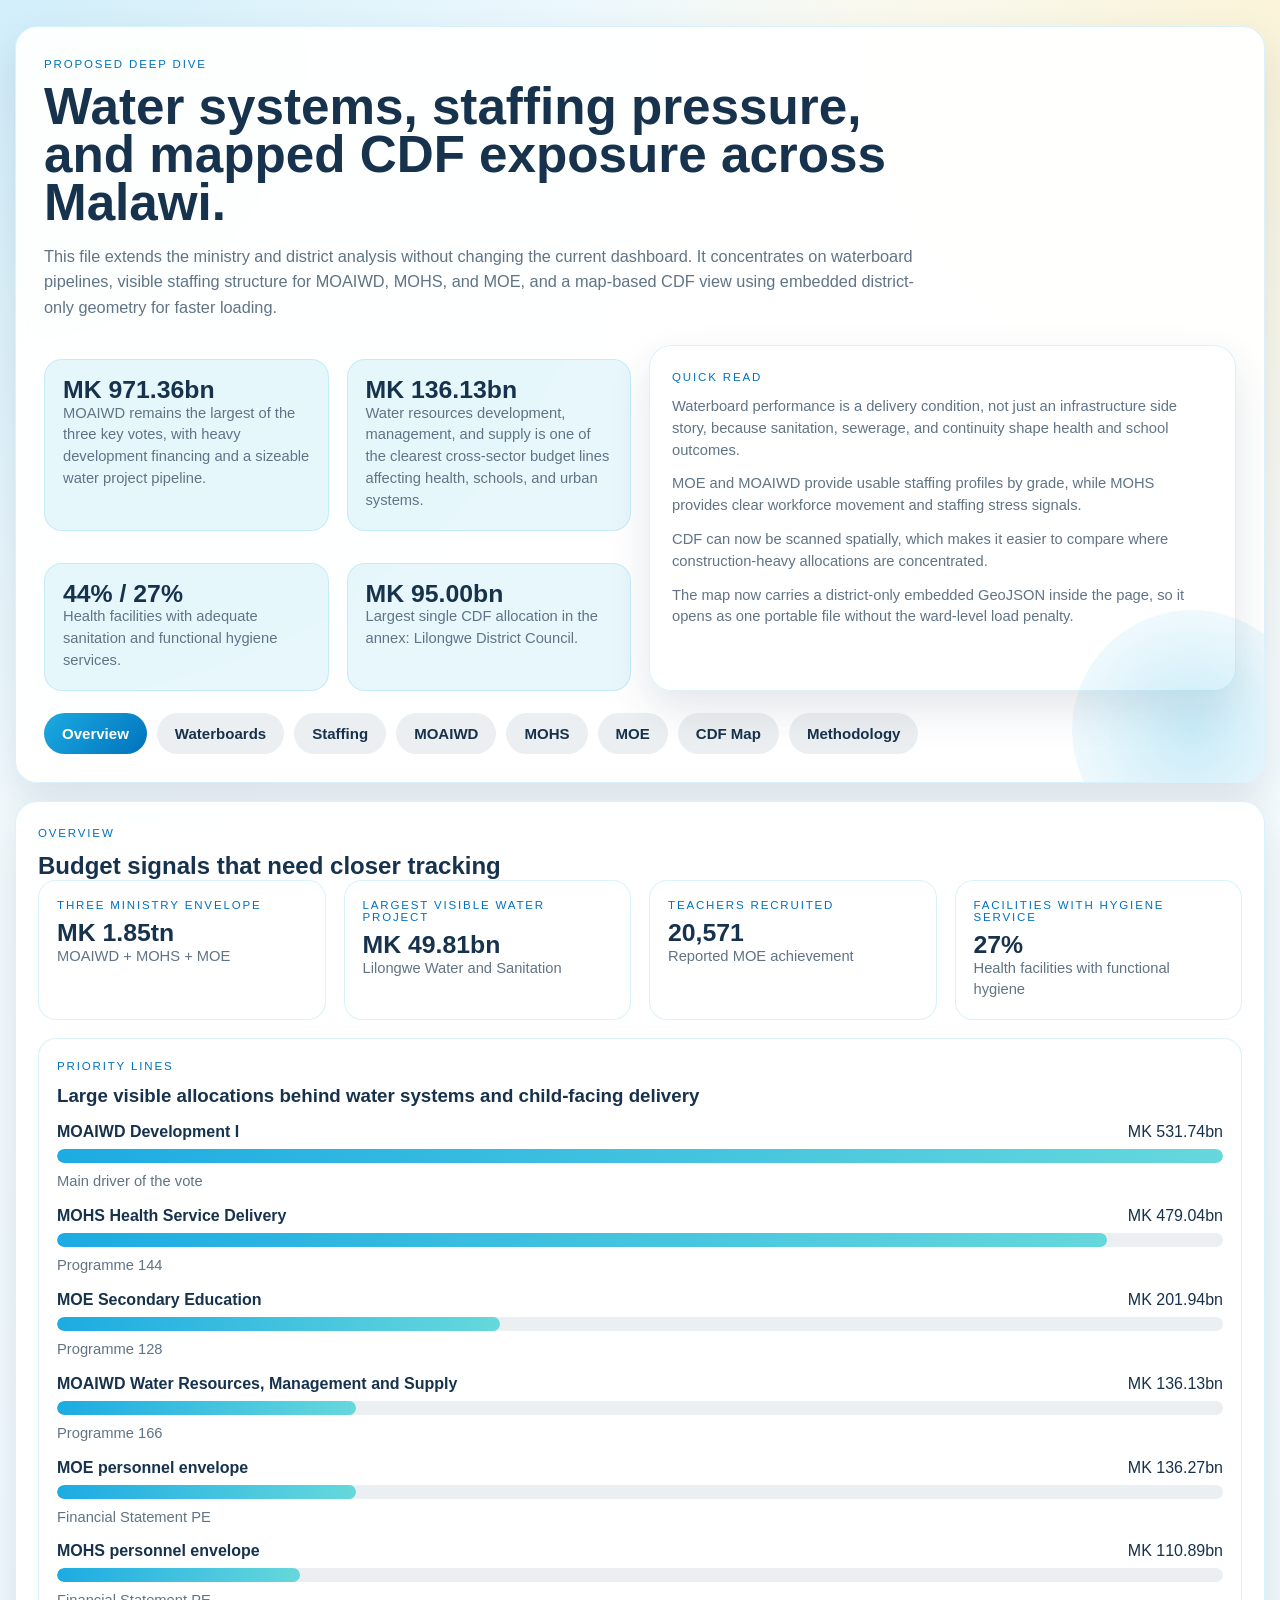
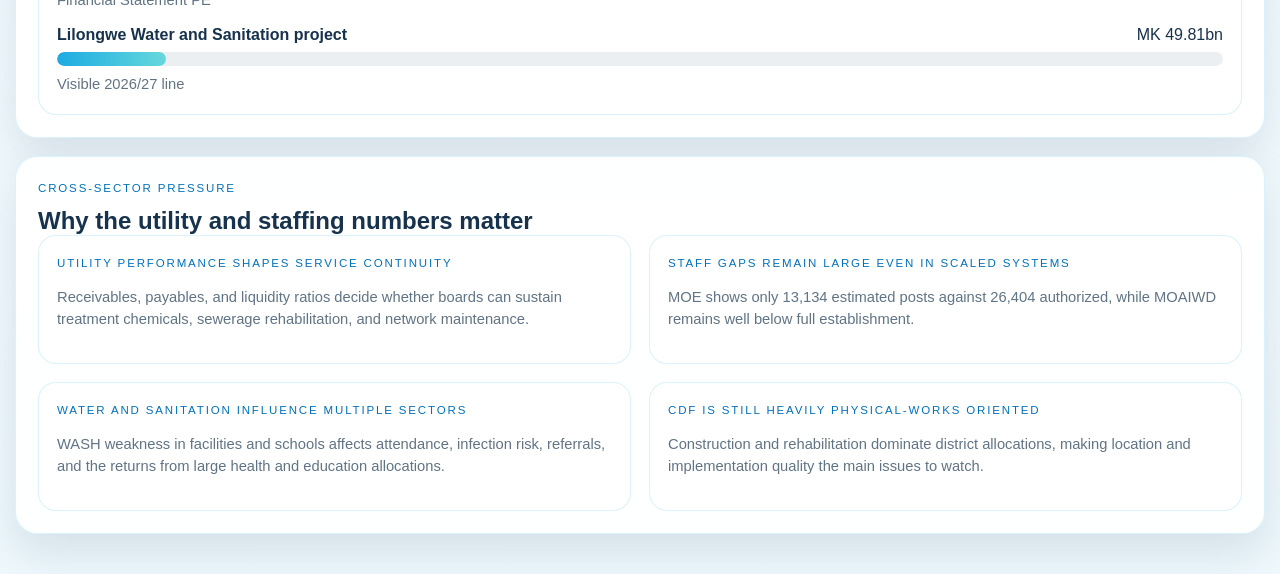
<file: assets/WaterBoards&CDFMapEmbed.html>
<!DOCTYPE html>
<html lang="en">
<head>
  <meta charset="UTF-8">
  <meta name="viewport" content="width=device-width, initial-scale=1.0">
  <title>Malawi 2026/27 Budget Deep Dive</title>
  <style>
    :root {
      --bg: #eef8fd;
      --panel: rgba(255, 255, 255, 0.94);
      --ink: #17324d;
      --muted: #607486;
      --line: rgba(28, 171, 226, 0.16);
      --accent: #1cabe2;
      --accent-dark: #0072bc;
      --accent-soft: rgba(28, 171, 226, 0.1);
      --radius: 22px;
      --shadow: 0 18px 42px rgba(23, 50, 74, 0.12);
      --font-display: "Univers LT Pro", "Univers", "Helvetica Neue", Arial, sans-serif;
      --font-body: "Univers LT Pro", "Univers", "Helvetica Neue", Arial, sans-serif;
    }

    * { box-sizing: border-box; }
    body {
      margin: 0;
      min-height: 100vh;
      font-family: var(--font-body);
      color: var(--ink);
      background:
        radial-gradient(circle at top left, rgba(28, 171, 226, 0.18), transparent 34%),
        radial-gradient(circle at top right, rgba(255, 194, 14, 0.16), transparent 28%),
        linear-gradient(180deg, #f9fdff 0%, var(--bg) 100%);
    }

    .shell { width: min(1380px, calc(100vw - 30px)); margin: 0 auto; padding: 26px 0 40px; }
    .hero, .panel {
      background: var(--panel);
      border: 1px solid var(--line);
      border-radius: var(--radius);
      box-shadow: var(--shadow);
      backdrop-filter: blur(8px);
    }
    .hero { padding: 28px; position: relative; overflow: hidden; }
    .hero::after {
      content: "";
      position: absolute;
      right: -48px;
      bottom: -68px;
      width: 240px;
      height: 240px;
      border-radius: 50%;
      background: radial-gradient(circle, rgba(28, 171, 226, 0.24), rgba(28, 171, 226, 0));
    }
    .panel { padding: 22px; margin-top: 18px; }
    .kicker, .eyebrow {
      margin: 0 0 10px;
      font-family: var(--font-display);
      font-size: 0.72rem;
      text-transform: uppercase;
      letter-spacing: 0.16em;
      color: var(--accent-dark);
    }
    h1, h2, h3 { margin: 0; font-family: var(--font-display); }
    h1 { font-size: clamp(2rem, 4vw, 4.1rem); line-height: 0.94; max-width: 920px; }
    p { line-height: 1.58; }
    .lead { max-width: 880px; margin: 16px 0 0; color: var(--muted); font-size: 1.02rem; }
    .hero-grid, .metrics, .cards, .mini-cards, .map-layout, .table-grid, .hero-stack { display: grid; gap: 18px; }
    .hero-grid { grid-template-columns: 1fr 1fr; margin-top: 24px; align-items: stretch; }
    .hero-stack { grid-template-columns: repeat(2, minmax(0, 1fr)); }
    .metrics { grid-template-columns: repeat(4, minmax(0, 1fr)); }
    .cards, .table-grid { grid-template-columns: repeat(2, minmax(0, 1fr)); }
    .mini-cards { grid-template-columns: repeat(3, minmax(0, 1fr)); }
    .metric, .card, .micro, .detail-card {
      padding: 18px;
      border-radius: 18px;
      border: 1px solid var(--line);
      background: rgba(255, 255, 255, 0.85);
    }
    .micro { margin-top: 14px; background: var(--accent-soft); border-color: rgba(28, 171, 226, 0.16); }
    .metric strong, .micro strong, .big { display: block; font-family: var(--font-display); line-height: 1; }
    .metric strong, .micro strong { font-size: 1.55rem; }
    .big { font-size: clamp(1.7rem, 2.3vw, 2.5rem); margin: 10px 0 8px; }
    .small-note, .note, .source-meta, .legend-note { color: var(--muted); font-size: 0.92rem; line-height: 1.48; }
    .tabs { display: flex; gap: 10px; flex-wrap: wrap; margin-top: 22px; }
    .tabs button, .pill-select, .file-input-label {
      border: 0;
      border-radius: 999px;
      padding: 12px 18px;
      font: 600 0.94rem var(--font-display);
      color: var(--ink);
      background: rgba(23, 50, 74, 0.08);
      cursor: pointer;
    }
    .tabs button.active { background: linear-gradient(135deg, var(--accent) 0%, var(--accent-dark) 100%); color: #fff; }
    .tab-panel { display: none; }
    .tab-panel.active { display: block; }
    .bar-list { display: grid; gap: 14px; margin-top: 16px; }
    .bar-row { display: grid; gap: 8px; }
    .bar-head { display: flex; justify-content: space-between; gap: 12px; align-items: baseline; }
    .bar-track { width: 100%; height: 14px; border-radius: 999px; overflow: hidden; background: rgba(23, 50, 74, 0.08); }
    .bar-fill { height: 100%; border-radius: 999px; background: linear-gradient(90deg, var(--accent) 0%, #66d8dc 100%); }
    .chart-grid { display: grid; grid-template-columns: repeat(auto-fit, minmax(280px, 1fr)); gap: 18px; margin-top: 18px; }
    .chart-shell { border: 1px solid var(--line); border-radius: 18px; background: rgba(255, 255, 255, 0.88); padding: 12px; }
    .chart-shell svg { width: 100%; height: 320px; display: block; }
    .chart-legend { display: flex; flex-wrap: wrap; gap: 10px; margin-top: 12px; color: var(--muted); font-size: 0.88rem; }
    .chart-legend span { display: inline-flex; align-items: center; gap: 8px; }
    .chart-legend span::before { content: ""; width: 12px; height: 12px; border-radius: 999px; background: var(--swatch, var(--accent)); flex: 0 0 auto; }
    .table-toolbar { display: flex; justify-content: space-between; gap: 14px; align-items: center; flex-wrap: wrap; margin-bottom: 12px; }
    .table-toolbar input, .table-toolbar select {
      border: 1px solid var(--line);
      border-radius: 999px;
      padding: 10px 14px;
      font: 0.95rem var(--font-body);
      background: rgba(255, 255, 255, 0.9);
      color: var(--ink);
    }
    .table-wrap { overflow-x: auto; overscroll-behavior-x: contain; border: 1px solid var(--line); border-radius: 18px; background: rgba(255, 255, 255, 0.84); }
    table { width: 100%; min-width: 920px; border-collapse: collapse; table-layout: auto; }
    th, td { min-width: 120px; padding: 13px 15px; text-align: left; vertical-align: top; border-bottom: 1px solid var(--line); white-space: normal; word-break: break-word; line-height: 1.45; }
    th:last-child, td:last-child { min-width: 240px; }
    th { background: rgba(241, 248, 250, 0.95); font: 600 0.82rem var(--font-display); text-transform: uppercase; letter-spacing: 0.08em; color: var(--accent-dark); }
    th button { border: 0; padding: 0; background: transparent; color: inherit; font: inherit; cursor: pointer; text-align: left; }
    tbody tr:hover { background: rgba(0, 151, 167, 0.05); }
    tbody tr:last-child td { border-bottom: 0; }
    .map-layout { grid-template-columns: 1.55fr 0.85fr; align-items: start; }
    .map-card { position: relative; border: 1px solid var(--line); border-radius: 18px; background: rgba(255, 255, 255, 0.84); overflow: hidden; }
    .map-shell { position: relative; min-height: 680px; background: radial-gradient(circle at top, rgba(0, 151, 167, 0.06), transparent 45%), linear-gradient(180deg, #fdfcf8 0%, #f7f3ea 100%); }
    .map-shell svg { width: 100%; height: 680px; display: block; }
    .map-feature { stroke: rgba(23, 50, 74, 0.28); stroke-width: 0.55; vector-effect: non-scaling-stroke; cursor: pointer; }
    .map-feature:hover, .map-feature.active { stroke: rgba(23, 50, 74, 0.82); stroke-width: 1.2; }
    .map-tooltip {
      position: absolute;
      pointer-events: none;
      transform: translate(12px, 12px);
      padding: 10px 12px;
      border-radius: 14px;
      background: rgba(23, 50, 74, 0.95);
      color: #fff;
      font-size: 0.84rem;
      max-width: 240px;
      opacity: 0;
      z-index: 3;
    }
    .map-legend { display: grid; gap: 8px; margin-top: 14px; }
    .legend-ramp { display: grid; grid-template-columns: repeat(5, 1fr); border-radius: 999px; overflow: hidden; height: 14px; border: 1px solid var(--line); }
    .legend-ramp span:nth-child(1) { background: #eaf7fd; }
    .legend-ramp span:nth-child(2) { background: #bde5f6; }
    .legend-ramp span:nth-child(3) { background: #7cc9ec; }
    .legend-ramp span:nth-child(4) { background: #36a8df; }
    .legend-ramp span:nth-child(5) { background: #0072bc; }
    .badge-row { display: flex; flex-wrap: wrap; gap: 8px; margin-top: 12px; }
    .badge { border-radius: 999px; padding: 6px 10px; font: 600 0.78rem var(--font-display); background: rgba(23, 50, 74, 0.07); color: var(--ink); }
    .badge.good { background: rgba(42, 141, 103, 0.14); color: #2a8d67; }
    .badge.warn { background: rgba(214, 96, 77, 0.12); color: #d6604d; }
    .file-input { display: none; }
    .foot { margin-top: 16px; color: var(--muted); font-size: 0.9rem; }

    @media (max-width: 1100px) {
      .hero-grid, .metrics, .cards, .mini-cards, .map-layout, .table-grid, .hero-stack { grid-template-columns: 1fr; }
      .map-shell { min-height: 540px; }
      .map-shell svg { height: 540px; }
    }
  </style>
</head>
<body>
  <main class="shell">
    <section class="hero">
      <p class="kicker">Proposed Deep Dive</p>
      <h1>Water systems, staffing pressure, and mapped CDF exposure across Malawi.</h1>
      <p class="lead">
        This file extends the ministry and district analysis without changing the current dashboard.
        It concentrates on waterboard pipelines, visible staffing structure for MOAIWD, MOHS, and MOE, and a map-based CDF view using embedded district-only geometry for faster loading.
      </p>
      <div class="hero-grid">
        <div class="hero-stack">
          <div class="micro">
            <strong>MK 971.36bn</strong>
            <span class="small-note">MOAIWD remains the largest of the three key votes, with heavy development financing and a sizeable water project pipeline.</span>
          </div>
          <div class="micro">
            <strong>MK 136.13bn</strong>
            <span class="small-note">Water resources development, management, and supply is one of the clearest cross-sector budget lines affecting health, schools, and urban systems.</span>
          </div>
          <div class="micro">
            <strong>44% / 27%</strong>
            <span class="small-note">Health facilities with adequate sanitation and functional hygiene services.</span>
          </div>
          <div class="micro">
            <strong>MK 95.00bn</strong>
            <span class="small-note">Largest single CDF allocation in the annex: Lilongwe District Council.</span>
          </div>
        </div>
        <div class="panel" style="margin-top:0;">
          <p class="eyebrow">Quick Read</p>
          <div id="heroNotes"></div>
        </div>
      </div>
      <div class="tabs" id="tabs"></div>
    </section>

    <section class="tab-panel active" data-tab="overview">
      <div class="panel">
        <p class="eyebrow">Overview</p>
        <h2>Budget signals that need closer tracking</h2>
        <div class="metrics" id="overviewMetrics"></div>
        <div class="card" style="margin-top:18px;">
          <p class="eyebrow">Priority Lines</p>
          <h3>Large visible allocations behind water systems and child-facing delivery</h3>
          <div class="bar-list" id="priorityBars"></div>
        </div>
      </div>
      <div class="panel">
        <p class="eyebrow">Cross-Sector Pressure</p>
        <h2>Why the utility and staffing numbers matter</h2>
        <div class="cards" id="overviewCards"></div>
      </div>
    </section>

    <section class="tab-panel" data-tab="waterboards">
      <div class="panel">
        <p class="eyebrow">Waterboards</p>
        <h2>Financial performance and project pipeline</h2>
        <div class="mini-cards" id="waterboardCards"></div>
      </div>
      <div class="panel">
        <p class="eyebrow">Visual Signals</p>
        <h2>Utility trajectory and pipeline mix</h2>
        <div class="chart-grid">
          <div>
            <div class="chart-shell"><svg id="waterboardFinanceSlope" viewBox="0 0 420 320" aria-label="Slope chart showing 2025 and 2026 outlook by water board"></svg></div>
            <div class="chart-legend" id="waterboardFinanceSlopeLegend"></div>
          </div>
          <div>
            <div class="chart-shell"><svg id="pipelineTypeDonut" viewBox="0 0 360 320" aria-label="Donut chart showing the pipeline mix by project type"></svg></div>
            <div class="chart-legend" id="pipelineTypeDonutLegend"></div>
          </div>
        </div>
      </div>
      <div class="panel">
        <div class="table-toolbar">
          <div>
            <p class="eyebrow">Performance Table</p>
            <h2>Selected utility indicators from the Annual Economic Report</h2>
          </div>
        </div>
        <div class="table-wrap" id="waterboardPerformanceTable"></div>
      </div>
      <div class="panel">
        <div class="table-toolbar">
          <div>
            <p class="eyebrow">Budgeted Water Projects</p>
            <h2>2026/27 visible project lines and counterparts</h2>
          </div>
        </div>
        <div class="table-wrap" id="waterBudgetTable"></div>
      </div>
      <div class="panel">
        <div class="table-toolbar">
          <div>
            <p class="eyebrow">PSIP Pipeline</p>
            <h2>Additional proposed waterboard and sanitation projects</h2>
          </div>
          <input type="search" placeholder="Filter waterboard or location" data-table-search="waterPipelineTable">
        </div>
        <div class="table-wrap" id="waterPipelineTable"></div>
      </div>
    </section>

    <section class="tab-panel" data-tab="staffing">
      <div class="panel">
        <p class="eyebrow">Staffing</p>
        <h2>Visible workforce pressure across the three ministries</h2>
        <div class="mini-cards" id="staffSummaryCards"></div>
      </div>
      <div class="panel">
        <p class="eyebrow">Visual Staffing</p>
        <h2>Personnel concentration across the three votes</h2>
        <div class="chart-grid">
          <div>
            <div class="chart-shell"><svg id="staffingEnvelopeDonut" viewBox="0 0 360 320" aria-label="Donut chart showing personnel envelope shares across ministries"></svg></div>
            <div class="chart-legend" id="staffingEnvelopeDonutLegend"></div>
          </div>
          <div>
            <div class="chart-shell"><svg id="vacancyBubbleChart" viewBox="0 0 420 320" aria-label="Bubble chart showing vacancy rates against estimated staffing"></svg></div>
            <div class="chart-legend" id="vacancyBubbleLegend"></div>
          </div>
        </div>
      </div>
      <div class="panel">
        <p class="eyebrow">Workforce Summary</p>
        <h2>Authorized posts, estimated staff, vacancy pressure, and allowance signals</h2>
        <div class="table-wrap" id="staffSummaryTable"></div>
      </div>
      <div class="panel">
        <p class="eyebrow">MOAIWD And MOE Grades</p>
        <h2>Grade-level staffing tables</h2>
        <div class="table-grid">
          <div><div class="table-wrap" id="moaiwdGradeTable"></div></div>
          <div><div class="table-wrap" id="moeGradeTable"></div></div>
        </div>
      </div>
      <div class="panel">
        <p class="eyebrow">MOHS Workforce Signals</p>
        <h2>Recruitment, promotion, and facility staffing pressure</h2>
        <div class="table-wrap" id="mohsStaffSignalsTable"></div>
      </div>
    </section>

    <section class="tab-panel" data-tab="moaiwd">
      <div class="panel">
        <p class="eyebrow">MOAIWD</p>
        <h2>Budget structure, water delivery lines, and staffing profile</h2>
        <div class="mini-cards" id="moaiwdHighlightCards"></div>
      </div>
      <div class="panel">
        <p class="eyebrow">Programme Structure</p>
        <h2>2026/27 programme envelope</h2>
        <div class="table-wrap" id="moaiwdProgrammeTable"></div>
      </div>
      <div class="panel">
        <p class="eyebrow">Expenditure Types</p>
        <h2>Visible salaries, allowances, technical services, and transfers</h2>
        <div class="table-wrap" id="moaiwdExpenditureTable"></div>
      </div>
      <div class="panel">
        <p class="eyebrow">Water And Irrigation Projects</p>
        <h2>Named project lines and linked locations</h2>
        <div class="table-wrap" id="moaiwdProjectTable"></div>
      </div>
      <div class="panel">
        <p class="eyebrow">Delivery Signals</p>
        <h2>Recent water and facility outputs</h2>
        <div class="table-wrap" id="moaiwdDeliveryTable"></div>
      </div>
    </section>

    <section class="tab-panel" data-tab="mohs">
      <div class="panel">
        <p class="eyebrow">MOHS</p>
        <h2>Service-delivery budget, cost centres, and workforce movement</h2>
        <div class="mini-cards" id="mohsHighlightCards"></div>
      </div>
      <div class="panel">
        <p class="eyebrow">Programme Structure</p>
        <h2>2026/27 programme envelope</h2>
        <div class="table-wrap" id="mohsProgrammeTable"></div>
      </div>
      <div class="panel">
        <p class="eyebrow">Expenditure Types</p>
        <h2>Visible salaries, allowances, technical services, and operations</h2>
        <div class="table-wrap" id="mohsExpenditureTable"></div>
      </div>
      <div class="panel">
        <p class="eyebrow">Cost Centres</p>
        <h2>Large budget holders inside the vote</h2>
        <div class="table-wrap" id="mohsCostCentreTable"></div>
      </div>
      <div class="panel">
        <p class="eyebrow">Projects And Workforce</p>
        <h2>Capital lines and workforce pressure signals</h2>
        <div class="table-grid">
          <div><div class="table-wrap" id="mohsProjectTable"></div></div>
          <div><div class="table-wrap" id="mohsWorkforceTable"></div></div>
        </div>
      </div>
    </section>

    <section class="tab-panel" data-tab="moe">
      <div class="panel">
        <p class="eyebrow">MOE</p>
        <h2>Education budget structure, staffing by grade, and delivery outputs</h2>
        <div class="mini-cards" id="moeHighlightCards"></div>
      </div>
      <div class="panel">
        <p class="eyebrow">Programme Structure</p>
        <h2>2026/27 programme envelope</h2>
        <div class="table-wrap" id="moeProgrammeTable"></div>
      </div>
      <div class="panel">
        <p class="eyebrow">Expenditure Types</p>
        <h2>Selected salaries, allowances, supplies, grants, and assets</h2>
        <div class="table-wrap" id="moeExpenditureTable"></div>
      </div>
      <div class="panel">
        <p class="eyebrow">Projects And Delivery</p>
        <h2>Project lines and visible education outputs</h2>
        <div class="table-grid">
          <div><div class="table-wrap" id="moeProjectTable"></div></div>
          <div><div class="table-wrap" id="moeDeliveryTable"></div></div>
        </div>
      </div>
    </section>

    <section class="tab-panel" data-tab="cdfmap">
      <div class="panel">
        <div class="table-toolbar">
          <div>
            <p class="eyebrow">CDF Map</p>
            <h2>Choropleth joined to embedded district and city boundaries</h2>
          </div>
          <select id="mapMetricSelect" class="pill-select">
            <option value="total">Total allocation</option>
            <option value="construction">Construction and rehab</option>
            <option value="bursaries">Education bursaries</option>
            <option value="disaster">Disaster rehabilitation</option>
            <option value="women">Women empowerment</option>
            <option value="youth">Youth empowerment</option>
            <option value="washPriority">WASH priority overlay</option>
            <option value="socialVulnerability">Social vulnerability overlay</option>
          </select>
        </div>
        <div class="map-layout">
          <div class="map-card">
            <div class="map-shell" id="mapShell">
              <div class="map-tooltip" id="mapTooltip"></div>
              <svg id="cdfMap" viewBox="0 0 900 680" aria-label="CDF map"></svg>
            </div>
            <div class="panel" style="margin:0; border:0; border-top:1px solid var(--line); border-radius:0;">
              <div class="map-legend">
                <div class="legend-ramp"><span></span><span></span><span></span><span></span><span></span></div>
                <div class="legend-note" id="mapLegendNote">Loading map data...</div>
              </div>
              <div class="foot" id="mapStatus">Embedded district and city GeoJSON loaded inside this HTML file.</div>
            </div>
          </div>
          <div class="detail-card" id="mapDetail">
            <p class="eyebrow">Selected Place</p>
            <h3>Choose a district or city</h3>
            <p class="small-note">Click on the map or table to inspect one council or district.</p>
          </div>
        </div>
      </div>
      <div class="table-grid">
        <div class="panel">
          <p class="eyebrow">CDF Chart</p>
          <h2>Largest district and city allocations</h2>
          <div class="bar-list" id="cdfTotalChart"></div>
        </div>
        <div class="panel">
          <p class="eyebrow">WASH Overlay Chart</p>
          <h2>Districts with the strongest combined build-out and service pressure</h2>
          <div class="bar-list" id="cdfWashChart"></div>
        </div>
      </div>
      <div class="panel">
        <div class="table-toolbar">
          <div>
            <p class="eyebrow">CDF Catalogue</p>
            <h2>Sortable district and city table</h2>
          </div>
          <input type="search" placeholder="Filter district or city" data-table-search="cdfTable">
        </div>
        <div class="table-wrap" id="cdfTable"></div>
      </div>
    </section>

    <section class="tab-panel" data-tab="method">
      <div class="panel">
        <p class="eyebrow">Methodology And Assumptions</p>
        <h2>Detailed explanation of derived scores, joins, and judgment choices</h2>
        <div class="cards">
          <div class="card">
            <p class="eyebrow">Source Base</p>
            <p class="small-note">This page combines extracted figures from the Annual Economic Report, Financial Statement, Programme Based Budget, and Public Sector Investment Programme. It mixes directly extracted line items with curated district, staffing, and project evidence where the source PDFs are fragmented or split across pages.</p>
            <p class="small-note">The result is an analytical reconstruction designed to support budget reading, not a full digital clone of the printed books.</p>
          </div>
          <div class="card">
            <p class="eyebrow">Units</p>
            <p class="small-note">Programme and expenditure lines are treated as Malawi Kwacha in millions when drawn from programme-budget tables. CDF values are stored as raw Malawi Kwacha amounts from the annex and then reformatted for display.</p>
            <p class="small-note">Charts and tables therefore compare like with like within each panel, but should not be added mechanically across mixed-unit sections.</p>
          </div>
          <div class="card">
            <p class="eyebrow">District Geometry</p>
            <p class="small-note">The CDF map uses dissolved and simplified district, city, and municipal geometry. The original ward file was collapsed to district-level shapes and reduced to the minimum join field, <code>DistrictNa</code>, before being embedded in this HTML file.</p>
            <p class="small-note">This was done to improve reliability and speed. The policy question in this page is district allocation pattern, so ward geometry added load without adding analytical value.</p>
          </div>
          <div class="card">
            <p class="eyebrow">Name Normalisation</p>
            <p class="small-note">Map joins use a normalisation layer so district and council labels in the CDF annex match the embedded geometry. Examples include <code>M'mbelwa District Council</code> to <code>Mzimba</code>, <code>Likoma Islands</code> to <code>Likoma</code>, and known municipal spelling variants.</p>
            <p class="small-note">This is a reconciliation step to prevent false join failures, not a reclassification of local authorities.</p>
          </div>
          <div class="card">
            <p class="eyebrow">WASH Overlay Formula</p>
            <p class="small-note">The <code>WASH priority overlay</code> is a derived score. The implemented formula is <code>25 + min(25, CDF total / 4,000,000,000) + district bonus</code>, capped at 100.</p>
            <p class="small-note">The district bonus is only applied where the source documents name strong water or sanitation exposure, such as Lilongwe water and sanitation works, Blantyre sanitation counterpart financing, Mzuzu sewerage works, Rumphi water and sanitation, Karonga counterpart financing, or repeated waterboard-linked investments.</p>
          </div>
          <div class="card">
            <p class="eyebrow">WASH Overlay Justification</p>
            <p class="small-note">The base term reflects the idea that larger district allocations raise the importance of local infrastructure conditions. The bonus term prevents the map from ignoring districts where named WASH investment or service pressure is clearly visible in the budget evidence.</p>
            <p class="small-note">This matters because the source documents repeatedly connect sanitation, water continuity, hygiene, and sewerage to health-facility readiness, school conditions, and urban child outcomes.</p>
          </div>
          <div class="card">
            <p class="eyebrow">Social Vulnerability Formula</p>
            <p class="small-note">The <code>Social vulnerability overlay</code> is also a derived score. The implemented formula is <code>20 + min(20, CDF total / 5,000,000,000) + district bonus</code>, capped at 100.</p>
            <p class="small-note">The district bonus is assigned where the evidence base points to stronger social-sector stress, such as mortality pressure, climate-shock exposure, urban caseload concentration, or repeated service-delivery strain.</p>
          </div>
          <div class="card">
            <p class="eyebrow">Social Vulnerability Justification</p>
            <p class="small-note">CDF scale alone is not a vulnerability measure. The bonus term exists to distinguish districts with similar fiscal size but different child-facing social pressure. This keeps the map anchored to spending while still acknowledging unequal service stress across districts.</p>
            <p class="small-note">These overlay scores are therefore prioritisation aids, not official deprivation indices.</p>
          </div>
          <div class="card">
            <p class="eyebrow">Charts And Rankings</p>
            <p class="small-note">The added CDF charts rank the highest-value districts under the current measure. They are top-N comparisons intended to surface the strongest signals quickly. They are not national averages or statistically weighted national indicators.</p>
            <p class="small-note">Where no district bonus is present, the map note falls back to a generic explanation so users can tell the score is mostly being driven by the base formula.</p>
          </div>
          <div class="card">
            <p class="eyebrow">Interpretation Boundary</p>
            <p class="small-note">This page is meant for strategy, targeting discussion, and evidence-led advocacy. It should not be treated as an audited financial record or as a substitute for formal district vulnerability datasets.</p>
            <p class="small-note">Where stricter proof is required, the next step would be to replace bonus dictionaries with cited district indicators from a structured official dataset.</p>
          </div>
        </div>
      </div>
    </section>
  </main>

  <script>
    const data = {
      heroNotes: [
        "Waterboard performance is a delivery condition, not just an infrastructure side story, because sanitation, sewerage, and continuity shape health and school outcomes.",
        "MOE and MOAIWD provide usable staffing profiles by grade, while MOHS provides clear workforce movement and staffing stress signals.",
        "CDF can now be scanned spatially, which makes it easier to compare where construction-heavy allocations are concentrated.",
        "The map now carries a district-only embedded GeoJSON inside the page, so it opens as one portable file without the ward-level load penalty."
      ],
      overviewMetrics: [
        { label: "Three ministry envelope", value: "MK 1.85tn", note: "MOAIWD + MOHS + MOE" },
        { label: "Largest visible water project", value: "MK 49.81bn", note: "Lilongwe Water and Sanitation" },
        { label: "Teachers recruited", value: "20,571", note: "Reported MOE achievement" },
        { label: "Facilities with hygiene service", value: "27%", note: "Health facilities with functional hygiene" }
      ],
      priorityBars: [
        { label: "MOAIWD Development I", value: 531742.77, note: "Main driver of the vote" },
        { label: "MOHS Health Service Delivery", value: 479035.61, note: "Programme 144" },
        { label: "MOE Secondary Education", value: 201938.77, note: "Programme 128" },
        { label: "MOAIWD Water Resources, Management and Supply", value: 136132.15, note: "Programme 166" },
        { label: "MOE personnel envelope", value: 136266.38, note: "Financial Statement PE" },
        { label: "MOHS personnel envelope", value: 110886.14, note: "Financial Statement PE" },
        { label: "Lilongwe Water and Sanitation project", value: 49813.87, note: "Visible 2026/27 line" }
      ],
      overviewCards: [
        { title: "Utility performance shapes service continuity", text: "Receivables, payables, and liquidity ratios decide whether boards can sustain treatment chemicals, sewerage rehabilitation, and network maintenance." },
        { title: "Staff gaps remain large even in scaled systems", text: "MOE shows only 13,134 estimated posts against 26,404 authorized, while MOAIWD remains well below full establishment." },
        { title: "Water and sanitation influence multiple sectors", text: "WASH weakness in facilities and schools affects attendance, infection risk, referrals, and the returns from large health and education allocations." },
        { title: "CDF is still heavily physical-works oriented", text: "Construction and rehabilitation dominate district allocations, making location and implementation quality the main issues to watch." }
      ],
      waterboards: [
        { name: "Blantyre Water Board", profit2025: -10208.26, outlook2026: -10666.05, currentRatio: 0.68, receivables: 60.28, payables: 177.02, costRecovery: 2.49, note: "Losses narrowed sharply, but the utility remains structurally fragile and still faces large non-revenue water." },
        { name: "Central Region Water Board", profit2025: -1693.73, outlook2026: -1223.05, currentRatio: 0.83, receivables: 307.68, payables: 256.51, costRecovery: 1.72, note: "Operating margins improved, but slow collections and negative equity remain a fiscal risk." },
        { name: "Lilongwe Water Board", profit2025: 1237.61, outlook2026: 291.69, currentRatio: 3.33, receivables: 139.62, payables: 365.00, costRecovery: 1.67, note: "Best utility profile in the available tables, with TWIII and densification expected to add supply." },
        { name: "Northern Region Water Board", profit2025: -14668.89, outlook2026: -15107.68, currentRatio: 0.28, receivables: 65.97, payables: 560.71, costRecovery: 1.68, note: "Collection improved, but supplier strain and losses remain severe." }
      ],
      waterBudgetLines: [
        { entity: "Lilongwe Water Board", project: "Lilongwe Water and Sanitation", amount: 49813.87, location: "Lilongwe", source: "Financial Statement visible estimate" },
        { entity: "Northern Region Water Board", project: "NRWB Water Supply and Sanitation Improvement Project", amount: 26000.00, location: "Northern Region", source: "Financial Statement visible estimate" },
        { entity: "MOAIWD / Central towns", project: "Multipurpose dams and integrated water supply schemes", amount: 18000.00, location: "Kasungu, Mponela, Ntcheu, Mchinji, Dedza", source: "Programme project line" },
        { entity: "Department of Water Supply", project: "Rehabilitation and expansion of Dowa, Dwangwa, Salima, Nkhotakota and Ntchisi schemes", amount: 7000.00, location: "Central Region", source: "Programme project line" },
        { entity: "Department of Water Supply", project: "Construction of new water supply systems", amount: 3200.00, location: "Thondwe, Zalewa, Migowi, Ulongwe, Chiponde", source: "Programme project line" },
        { entity: "Blantyre Water Board", project: "National Water and Sanitation Project counterpart", amount: 2500.00, location: "Blantyre", source: "Counterpart line" },
        { entity: "Department of Water Supply", project: "Karonga Water Supply Project counterpart", amount: 2000.00, location: "Karonga", source: "Programme project line" },
        { entity: "Department of Water Supply", project: "Rumphi Water and Sanitation Project", amount: 2000.00, location: "Rumphi", source: "Programme project line" },
        { entity: "Department of Water Supply", project: "Lilongwe Water Resource Efficiency Programme", amount: 2000.00, location: "Lilongwe", source: "Programme project line" },
        { entity: "Department of Water Supply", project: "Nkhata Bay Town Water Supply and Sanitation counterpart", amount: 1000.00, location: "Nkhata Bay", source: "Programme project line" }
      ],
      waterPipeline: [
        { board: "Blantyre Water Board", project: "Construction of the Mombezi New Water Source and Associated Infrastructure", location: "Chiradzulu and Blantyre", type: "New source" },
        { board: "Blantyre Water Board", project: "Limbe Water Supply and Sanitation Improvement Project", location: "Blantyre", type: "Urban water and sanitation" },
        { board: "Central Region Water Board", project: "Construction of Multi-Purpose Dam and Improvement Works for Ntcheu Water Supply Scheme", location: "Ntcheu", type: "Dam and scheme upgrade" },
        { board: "Central Region Water Board", project: "Improvement of Water Supply Service in Kasungu Town", location: "Kasungu", type: "Scheme improvement" },
        { board: "Central Region Water Board", project: "Development of Namitete Water Supply Scheme", location: "Lilongwe", type: "New scheme" },
        { board: "Central Region Water Board", project: "Establishment of Kapiri-Mthema new Water Supply Scheme", location: "Mchinji", type: "New scheme" },
        { board: "Central Region Water Board", project: "Expansion and Extension of Mvera-Chezi-Chipoka Water Supply Systems", location: "Salima and Dowa", type: "Expansion" },
        { board: "Central Region Water Board", project: "Improvement of Water Supply System in Dedza", location: "Dedza", type: "Scheme improvement" },
        { board: "Central Region Water Board", project: "Development of Nkhamenya New Water Supply Scheme", location: "Kasungu", type: "New scheme" },
        { board: "Central Region Water Board", project: "Rehabilitation, Upgrading and Expansion of Dwangwa Water Supply System", location: "Nkhotakota", type: "Rehabilitation" },
        { board: "Central Region Water Board", project: "Upgrading and expansion of Nkhotakota Water Supply system", location: "Nkhotakota", type: "Expansion" },
        { board: "Lilongwe Water Board", project: "Priority Improvement of Wastewater Services in the City of Lilongwe", location: "Lilongwe", type: "Wastewater" },
        { board: "Lilongwe Water Board", project: "Priority Water Distribution Network Upgrading and Extension", location: "Lilongwe", type: "Distribution network" },
        { board: "Lilongwe Water Board", project: "Rehabilitation of civil and electromechanical infrastructure at Kamuzu Dam II", location: "Lilongwe", type: "Dam rehabilitation" },
        { board: "Lilongwe Water Board", project: "Treatment Works Efficiency Improvement", location: "Lilongwe", type: "Treatment efficiency" },
        { board: "Lilongwe Water Board", project: "Water Supply Capacity Improvement Works for Magwero Industrial Park", location: "Lilongwe", type: "Supply capacity" },
        { board: "Northern Region Water Board", project: "Jenda Water Supply and Sanitation Project", location: "Karonga, Mzimba, Nkhatabay", type: "Regional water and sanitation" },
        { board: "Northern Region Water Board", project: "Mzuzu City Sanitation, Hygiene, and Sewerage Project", location: "Mzuzu City", type: "Urban sanitation and sewerage" },
        { board: "Northern Region Water Board", project: "Development of Raw Water Sources Project", location: "Mzimba, Rumphi, Chitipa", type: "Raw water" },
        { board: "Northern Region Water Board", project: "NRWB PVC Manufacturing Plant Project", location: "Mzuzu and Mzimba", type: "Utility infrastructure support" },
        { board: "Northern Region Water Board", project: "NRWB Water Supply and Sanitation Project", location: "Karonga, Mzimba, Nkhatabay", type: "Regional water and sanitation" }
      ],
      staffingSummary: [
        { ministry: "MOAIWD", personnel: 18735.59, allowances: 1557.06, authorized: 5320, filled: 2811, estimated: 2992, vacancyRate: 43.8, note: "HR shortages are named in the programme issues despite a wide water pipeline." },
        { ministry: "MOHS", personnel: 110886.14, allowances: 20715.88, authorized: null, filled: null, estimated: null, vacancyRate: null, note: "No clean staffing profile recovered in extraction, but MOHS reports major recruitment and ongoing primary-care shortages." },
        { ministry: "MOE", personnel: 136266.38, allowances: 2236.77, authorized: 26404, filled: 12534, estimated: 13134, vacancyRate: 50.3, note: "Large vacancy pressure persists despite mass teacher recruitment." }
      ],
      moaiwdGrades: [
        { grade: "C", authorized: 3, filled: 3, estimated: 2, cost: 55.63 },
        { grade: "D", authorized: 10, filled: 10, estimated: 9, cost: 194.80 },
        { grade: "E", authorized: 62, filled: 33, estimated: 32, cost: 583.28 },
        { grade: "F", authorized: 105, filled: 84, estimated: 80, cost: 928.04 },
        { grade: "G", authorized: 257, filled: 114, estimated: 135, cost: 1149.45 },
        { grade: "H", authorized: 210, filled: 26, estimated: 18, cost: 136.17 },
        { grade: "I", authorized: 336, filled: 177, estimated: 172, cost: 1184.09 },
        { grade: "J", authorized: 191, filled: 106, estimated: 103, cost: 536.95 },
        { grade: "K", authorized: 875, filled: 384, estimated: 379, cost: 1574.91 },
        { grade: "L", authorized: 153, filled: 24, estimated: 19, cost: 65.82 },
        { grade: "M", authorized: 700, filled: 175, estimated: 163, cost: 6591.42 },
        { grade: "N", authorized: 700, filled: 392, estimated: 395, cost: 1271.15 },
        { grade: "O", authorized: 530, filled: 416, estimated: 430, cost: 1340.93 },
        { grade: "P", authorized: 540, filled: 446, estimated: 484, cost: 1470.60 },
        { grade: "Q", authorized: 330, filled: 184, estimated: 195, cost: 575.46 },
        { grade: "R", authorized: 321, filled: 237, estimated: 379, cost: 1076.89 }
      ],
      moeGrades: [
        { grade: "B", authorized: 1, filled: 1, estimated: 1, cost: 40.362 },
        { grade: "C", authorized: 1, filled: 1, estimated: 2, cost: 56.693 },
        { grade: "D", authorized: 12, filled: 14, estimated: 13, cost: 297.231 },
        { grade: "E", authorized: 100, filled: 75, estimated: 66, cost: 1219.168 },
        { grade: "F", authorized: 308, filled: 211, estimated: 199, cost: 2578.713 },
        { grade: "G", authorized: 824, filled: 428, estimated: 831, cost: 14262.338 },
        { grade: "H", authorized: 2589, filled: 1849, estimated: 3279, cost: 48587.08 },
        { grade: "I", authorized: 9491, filled: 6797, estimated: 6164, cost: 45232.181 },
        { grade: "J", authorized: 3767, filled: 1796, estimated: 1482, cost: 8636.408 },
        { grade: "K", authorized: 1030, filled: 115, estimated: 150, cost: 2991.311 },
        { grade: "L", authorized: 512, filled: 46, estimated: 7, cost: 2280.907 },
        { grade: "M", authorized: 3544, filled: 219, estimated: 123, cost: 476.067 },
        { grade: "N", authorized: 498, filled: 142, estimated: 138, cost: 2786.757 },
        { grade: "O", authorized: 1011, filled: 39, estimated: 35, cost: 1255.331 },
        { grade: "P", authorized: 2267, filled: 582, estimated: 459, cost: 4981.122 },
        { grade: "Q", authorized: 329, filled: 54, estimated: 52, cost: 169.190 },
        { grade: "R", authorized: 121, filled: 165, estimated: 133, cost: 429.954 }
      ],
      mohsSignals: [
        { indicator: "Health workers recruited", value: 5992, note: "Reported achievement" },
        { indicator: "Health workers promoted", value: 898, note: "Reported achievement" },
        { indicator: "Health workers on long-term training", value: 131, note: "Reported achievement" },
        { indicator: "Hospitals rehabilitated", value: 3, note: "Reported achievement" },
        { indicator: "Laboratories rehabilitated", value: 3, note: "Reported achievement" },
        { indicator: "Staff houses rehabilitated", value: 6, note: "Reported achievement" },
        { indicator: "Districts reached by DFF scale-up", value: 29, note: "All districts" },
        { indicator: "DFF from partners (MK bn)", value: 3.3, note: "Reported mobilization" },
        { indicator: "DFF from Government (MK bn)", value: 0.5, note: "Reported mobilization" },
        { indicator: "Medicine availability (%)", value: 70, note: "Approximate last-quarter level" }
      ],
      moaiwd: {
        highlights: [
          { title: "Total vote", value: fmtBudget(971361.86), note: "Largest of the three ministries" },
          { title: "Water programme", value: fmtBudget(136132.15), note: "Programme 166" },
          { title: "Staffing gap", value: "2,328", note: "Authorized minus estimated posts" }
        ],
        programmes: [
          { item: "020 Management and Support Services", amount: 40572.83, note: "Administration, HR, ICT, planning" },
          { item: "105 Agriculture Diversification", amount: 179596.32, note: "Includes food and nutrition security" },
          { item: "107 Anchor Farms Development", amount: 44721.24, note: "Large increase versus revised level" },
          { item: "106 Irrigation Development", amount: 48940.00, note: "Large drop from prior levels" },
          { item: "110 Agriculture Markets", amount: 242373.82, note: "Largest programme envelope" },
          { item: "111 Agriculture Research, Innovation and Dissemination", amount: 178795.48, note: "Research and vaccine production line" },
          { item: "108 Agriculture Inputs", amount: 111032.82, note: "Inputs accessibility" },
          { item: "166 Water Resources Development, Management and Supply", amount: 136132.15, note: "Water resources, supply, sanitation" },
          { item: "109 Agriculture Mechanization", amount: 1572.86, note: "Small programme envelope" }
        ],
        expenditures: [
          { item: "Vote personnel envelope", amount: 18735.59, note: "Financial Statement PE" },
          { item: "Management and Support wages and salaries", amount: 18725.98, note: "Programme budget item" },
          { item: "Management and Support other allowances in cash", amount: 1557.06, note: "Visible cash allowances" },
          { item: "Management and Support acquisition of technical services", amount: 11443.13, note: "Large support jump" },
          { item: "Agriculture Diversification office supplies", amount: 22247.62, note: "Large visible item" },
          { item: "Agriculture Diversification technical services", amount: 27308.57, note: "Technical services" },
          { item: "Agriculture Diversification grants to EBUs", amount: 120070.00, note: "Dominant categorical line" },
          { item: "Irrigation Development technical services", amount: 40000.00, note: "Key irrigation line" },
          { item: "Water programme total", amount: 136132.15, note: "Programme 166 total" },
          { item: "Water programme transfers not elsewhere classified", amount: 2463.00, note: "Visible transfer line" }
        ],
        projects: [
          { project: "Shire Valley Irrigation Project", amount: 236111.97, location: "Lower Shire" },
          { project: "Agriculture Commercialisation Project", amount: 175100.00, location: "National" },
          { project: "NRWB Water Supply and Sanitation Improvement Project", amount: 26000.00, location: "Northern Region" },
          { project: "Multipurpose dams and integrated water supply schemes", amount: 18000.00, location: "Central town schemes" },
          { project: "Construction of new water supply systems", amount: 3200.00, location: "Multiple towns" },
          { project: "Upgrading and extension of Nchalo Water Supply Project", amount: 3000.00, location: "Nchalo" },
          { project: "National Water and Sanitation Project counterpart", amount: 2500.00, location: "Blantyre system" },
          { project: "Lilongwe Water Resource Efficiency Programme", amount: 2000.00, location: "Lilongwe" },
          { project: "Rumphi Water and Sanitation Project", amount: 2000.00, location: "Rumphi" },
          { project: "Ground Water Extraction for Rural Piped Water Development Programme", amount: 1150.00, location: "Rural systems" }
        ],
        delivery: [
          { item: "Groundwater reticulated systems under MWASIP", value: 9, note: "Reported achievement" },
          { item: "Groundwater sources developed", value: 65, note: "Reported achievement" },
          { item: "Groundwater sources rehabilitated", value: 13, note: "Reported achievement" },
          { item: "Afridev boreholes constructed", value: 38, note: "Reported achievement" },
          { item: "Solar-powered high-yield boreholes completed", value: 5, note: "Reported achievement" },
          { item: "Boreholes completed in health care facilities", value: 214, note: "Global Fund-supported line" }
        ]
      },
      mohs: {
        highlights: [
          { title: "Total vote", value: fmtBudget(558075.06), note: "Largest direct child-facing service envelope" },
          { title: "Health Service Delivery", value: fmtBudget(479035.61), note: "Programme 144 dominates the vote" },
          { title: "Cash allowances", value: fmtBudget(20715.88), note: "Visible Health Service Delivery allowances" }
        ],
        programmes: [
          { item: "020 Management and Support Services", amount: 44137.96, note: "Administration and support" },
          { item: "146 Medical Products and Technology", amount: 21475.28, note: "Medicines and supplies" },
          { item: "144 Health Service Delivery", amount: 479035.61, note: "Core service delivery" },
          { item: "145 Infrastructure and Medical Equipment", amount: 13154.05, note: "Capital-heavy infrastructure line" },
          { item: "147 Digital Health", amount: 147.48, note: "Small envelope" },
          { item: "148 Health Research", amount: 124.67, note: "Small envelope" }
        ],
        expenditures: [
          { item: "Vote personnel envelope", amount: 110886.14, note: "Financial Statement PE" },
          { item: "Health Service Delivery salaries in cash", amount: 90170.26, note: "Largest visible salary line" },
          { item: "Health Service Delivery other allowances in cash", amount: 20715.88, note: "Large allowance line" },
          { item: "Health Service Delivery internal travel", amount: 10893.85, note: "Service operations" },
          { item: "Health Service Delivery medical supplies", amount: 34597.31, note: "Medicines and supplies" },
          { item: "Health Service Delivery technical services", amount: 285545.45, note: "Dominant expenditure line" },
          { item: "Health Service Delivery food and rations", amount: 5523.45, note: "In-patient operations" },
          { item: "Health Service Delivery motor vehicle running", amount: 4354.61, note: "Outreach and logistics" },
          { item: "Health Service Delivery routine maintenance", amount: 4529.50, note: "Facility upkeep" },
          { item: "Infrastructure and Medical Equipment buildings", amount: 2500.00, note: "Visible capital item" }
        ],
        costCentres: [
          { item: "Headquarters", amount: 333726.65, note: "Largest cost centre" },
          { item: "CHAM", amount: 51289.27, note: "Grant-supported service delivery" },
          { item: "Queen Elizabeth Central Hospital", amount: 43996.35, note: "Major tertiary facility" },
          { item: "Lilongwe Central Hospital", amount: 38441.15, note: "Major tertiary facility" },
          { item: "Mzuzu Central Hospital", amount: 25030.58, note: "Northern tertiary facility" },
          { item: "Zomba Central Hospital", amount: 24184.30, note: "Southern tertiary facility" },
          { item: "Cancer Centre", amount: 16258.48, note: "Specialized care" },
          { item: "Zomba Mental Hospital", amount: 14041.76, note: "Specialized facility" },
          { item: "MAPS", amount: 1878.14, note: "Programme support" },
          { item: "Department of Nutrition HIV and AIDS", amount: 1563.93, note: "Nutrition and HIV line" }
        ],
        projects: [
          { project: "Malawi Covid-19 Emergency Response and Health Systems Preparedness Project", amount: 43775.00, location: "National" },
          { project: "Health Joint Fund", amount: 21742.63, location: "National" },
          { project: "Construction of Cancer Centre", amount: 3000.00, location: "National referral system" },
          { project: "Construction of 55 Health Posts", amount: 2500.00, location: "Multiple districts" },
          { project: "Construction of Mponela Hospital", amount: 1600.00, location: "Mponela" },
          { project: "Construction of Chikwawa District Hospital feasibility", amount: 500.00, location: "Chikwawa" }
        ],
        workforce: [
          { item: "Health workers recruited", value: 5992, note: "Reported achievement" },
          { item: "Health workers promoted", value: 898, note: "Reported achievement" },
          { item: "Long-term trainees", value: 131, note: "Reported achievement" },
          { item: "Hospitals rehabilitated", value: 3, note: "Reported achievement" },
          { item: "Laboratories rehabilitated", value: 3, note: "Reported achievement" },
          { item: "Staff houses rehabilitated", value: 6, note: "Reported achievement" },
          { item: "Districts with DFF scaled up", value: 29, note: "All districts" },
          { item: "Partner DFF mobilized (MK bn)", value: 3.3, note: "Reported financing" },
          { item: "Government DFF mobilized (MK bn)", value: 0.5, note: "Reported financing" },
          { item: "National medicine availability (%)", value: 70, note: "Approximate level by last quarter FY 2025/26" }
        ]
      },
      moe: {
        highlights: [
          { title: "Total vote", value: fmtBudget(316675.02), note: "Vote 250 total 2026/27 estimate" },
          { title: "Secondary Education", value: fmtBudget(201938.77), note: "Largest MOE programme" },
          { title: "Estimated staff", value: "13,134", note: "Against 26,404 authorized posts" }
        ],
        programmes: [
          { item: "020 Management and Support Services", amount: 48022.86, note: "Administration and system support" },
          { item: "127 Basic Education", amount: 62606.69, note: "Primary, ECD, complementary basic education" },
          { item: "128 Secondary Education", amount: 201938.77, note: "Largest MOE programme" },
          { item: "129 Higher Education", amount: 4106.70, note: "Small direct ministry envelope" }
        ],
        expenditures: [
          { item: "Vote personnel envelope", amount: 136266.38, note: "Financial Statement PE" },
          { item: "Management and Support wages and salaries", amount: 41930.98, note: "Central administration wages" },
          { item: "Management and Support other allowances in cash", amount: 176.57, note: "Visible allowances" },
          { item: "Basic Education goods and services", amount: 35297.13, note: "Core operational line" },
          { item: "Basic Education education supplies", amount: 8217.57, note: "Learning materials" },
          { item: "Basic Education technical services", amount: 12514.72, note: "Technical support line" },
          { item: "Basic Education current grants to central government", amount: 22429.91, note: "Grant line" },
          { item: "Secondary Education wages and salaries", amount: 90028.49, note: "Largest salary line" },
          { item: "Secondary Education other allowances in cash", amount: 2022.75, note: "Allowance line" },
          { item: "Secondary Education fixed assets", amount: 26514.98, note: "Capital assets within programme" }
        ],
        projects: [
          { project: "Skills for a Vibrant Economy Project (PPA)", amount: 39945.29, location: "National" },
          { project: "Equity with Quality and Learning at Secondary", amount: 37774.74, location: "National" },
          { project: "Education Services Joint Fund (MESIP)", amount: 5929.91, location: "National" },
          { project: "Construction of 34 Secondary Schools of Excellence", amount: 5000.00, location: "Multiple districts" },
          { project: "Construction of Thumbwe Secondary School", amount: 2000.00, location: "Thyolo" },
          { project: "Construction of Inclusive Education Resource Centre", amount: 1250.00, location: "National" },
          { project: "Construction of Primary Schools and Rehabilitation of Education Facilities", amount: 1170.46, location: "Multiple districts" },
          { project: "Programme of Construction of Science Laboratories and Libraries", amount: 1100.00, location: "Multiple districts" }
        ],
        delivery: [
          { item: "Classrooms constructed", value: 2158, note: "Reported achievement" },
          { item: "Sanitation blocks constructed", value: 321, note: "Reported achievement" },
          { item: "Auxiliary teachers placed", value: 3693, note: "Reported achievement" },
          { item: "Teachers receiving MK 34,000 top-up", value: 15427, note: "Hard-to-reach school support" },
          { item: "Primary school teachers recruited", value: 20571, note: "Reported achievement" },
          { item: "UNICEF-supported two-seater desks delivered", value: 22831, note: "KIND project" },
          { item: "Target schools under RHSS", value: 1537, note: "Hard-to-reach schools" }
        ]
      },
      cdf: [
        { vote: "601", district: "Blantyre City Council", total: 50000000000, construction: 36000000000, districtWide: 5000000000, bursaries: 1500000000, projectMgmt: 2500000000, disaster: 2500000000, women: 1000000000, youth: 1000000000 },
        { vote: "602", district: "Lilongwe City Council", total: 60000000000, construction: 43200000000, districtWide: 6000000000, bursaries: 1800000000, projectMgmt: 3000000000, disaster: 3000000000, women: 1200000000, youth: 1200000000 },
        { vote: "603", district: "Mzuzu City Council", total: 15000000000, construction: 10800000000, districtWide: 1500000000, bursaries: 450000000, projectMgmt: 750000000, disaster: 750000000, women: 300000000, youth: 300000000 },
        { vote: "604", district: "Zomba City Council", total: 10000000000, construction: 7200000000, districtWide: 1000000000, bursaries: 300000000, projectMgmt: 500000000, disaster: 500000000, women: 200000000, youth: 200000000 },
        { vote: "701", district: "Kasungu Municipal", total: 5000000000, construction: 3600000000, districtWide: 500000000, bursaries: 150000000, projectMgmt: 250000000, disaster: 250000000, women: 100000000, youth: 100000000 },
        { vote: "702", district: "Luchenza Municipal", total: 5000000000, construction: 3600000000, districtWide: 500000000, bursaries: 150000000, projectMgmt: 250000000, disaster: 250000000, women: 100000000, youth: 100000000 },
        { vote: "703", district: "Mangochi Municipal", total: 5000000000, construction: 3600000000, districtWide: 500000000, bursaries: 150000000, projectMgmt: 250000000, disaster: 250000000, women: 100000000, youth: 100000000 },
        { vote: "808", district: "Karonga Town", total: 5000000000, construction: 3600000000, districtWide: 500000000, bursaries: 150000000, projectMgmt: 250000000, disaster: 250000000, women: 100000000, youth: 100000000 },
        { vote: "901", district: "Balaka District Council", total: 25000000000, construction: 18000000000, districtWide: 2500000000, bursaries: 750000000, projectMgmt: 1250000000, disaster: 1250000000, women: 500000000, youth: 500000000 },
        { vote: "902", district: "Blantyre District Council", total: 30000000000, construction: 21600000000, districtWide: 3000000000, bursaries: 900000000, projectMgmt: 1500000000, disaster: 1500000000, women: 600000000, youth: 600000000 },
        { vote: "903", district: "Chikwawa District Council", total: 35000000000, construction: 25200000000, districtWide: 3500000000, bursaries: 1050000000, projectMgmt: 1750000000, disaster: 1750000000, women: 700000000, youth: 700000000 },
        { vote: "904", district: "Chiradzulu District Council", total: 25000000000, construction: 18000000000, districtWide: 2500000000, bursaries: 750000000, projectMgmt: 1250000000, disaster: 1250000000, women: 500000000, youth: 500000000 },
        { vote: "905", district: "Chitipa District Council", total: 25000000000, construction: 18000000000, districtWide: 2500000000, bursaries: 750000000, projectMgmt: 1250000000, disaster: 1250000000, women: 500000000, youth: 500000000 },
        { vote: "906", district: "Dedza District Council", total: 50000000000, construction: 36000000000, districtWide: 5000000000, bursaries: 1500000000, projectMgmt: 2500000000, disaster: 2500000000, women: 1000000000, youth: 1000000000 },
        { vote: "907", district: "Dowa District Council", total: 50000000000, construction: 36000000000, districtWide: 5000000000, bursaries: 1500000000, projectMgmt: 2500000000, disaster: 2500000000, women: 1000000000, youth: 1000000000 },
        { vote: "908", district: "Karonga District Council", total: 25000000000, construction: 18000000000, districtWide: 2500000000, bursaries: 750000000, projectMgmt: 1250000000, disaster: 1250000000, women: 500000000, youth: 500000000 },
        { vote: "909", district: "Kasungu District Council", total: 50000000000, construction: 36000000000, districtWide: 5000000000, bursaries: 1500000000, projectMgmt: 2500000000, disaster: 2500000000, women: 1000000000, youth: 1000000000 },
        { vote: "910", district: "Likoma District Council", total: 5000000000, construction: 3600000000, districtWide: 500000000, bursaries: 150000000, projectMgmt: 250000000, disaster: 250000000, women: 100000000, youth: 100000000 },
        { vote: "911", district: "Lilongwe District Council", total: 95000000000, construction: 68400000000, districtWide: 9500000000, bursaries: 2850000000, projectMgmt: 4750000000, disaster: 4750000000, women: 1900000000, youth: 1900000000 },
        { vote: "912", district: "Machinga District Council", total: 40000000000, construction: 28800000000, districtWide: 4000000000, bursaries: 1200000000, projectMgmt: 2000000000, disaster: 2000000000, women: 800000000, youth: 800000000 },
        { vote: "913", district: "Mangochi District Council", total: 60000000000, construction: 43200000000, districtWide: 6000000000, bursaries: 1800000000, projectMgmt: 3000000000, disaster: 3000000000, women: 1200000000, youth: 1200000000 },
        { vote: "914", district: "Mchinji District Council", total: 35000000000, construction: 25200000000, districtWide: 3500000000, bursaries: 1050000000, projectMgmt: 1750000000, disaster: 1750000000, women: 700000000, youth: 700000000 },
        { vote: "915", district: "M'mbelwa District Council", total: 65000000000, construction: 46800000000, districtWide: 6500000000, bursaries: 1950000000, projectMgmt: 3250000000, disaster: 3250000000, women: 1300000000, youth: 1300000000 },
        { vote: "916", district: "Mulanje District Council", total: 45000000000, construction: 32400000000, districtWide: 4500000000, bursaries: 1350000000, projectMgmt: 2250000000, disaster: 2250000000, women: 900000000, youth: 900000000 },
        { vote: "917", district: "Mwanza District Council", total: 10000000000, construction: 7200000000, districtWide: 1000000000, bursaries: 300000000, projectMgmt: 500000000, disaster: 500000000, women: 200000000, youth: 200000000 },
        { vote: "918", district: "Neno District Council", total: 15000000000, construction: 10800000000, districtWide: 1500000000, bursaries: 450000000, projectMgmt: 750000000, disaster: 750000000, women: 300000000, youth: 300000000 },
        { vote: "919", district: "Nkhata Bay District Council", total: 30000000000, construction: 21600000000, districtWide: 3000000000, bursaries: 900000000, projectMgmt: 1500000000, disaster: 1500000000, women: 600000000, youth: 600000000 },
        { vote: "920", district: "Nkhotakota District Council", total: 25000000000, construction: 18000000000, districtWide: 2500000000, bursaries: 750000000, projectMgmt: 1250000000, disaster: 1250000000, women: 500000000, youth: 500000000 },
        { vote: "921", district: "Nsanje District Council", total: 25000000000, construction: 18000000000, districtWide: 2500000000, bursaries: 750000000, projectMgmt: 1250000000, disaster: 1250000000, women: 500000000, youth: 500000000 },
        { vote: "922", district: "Ntcheu District Council", total: 40000000000, construction: 28800000000, districtWide: 4000000000, bursaries: 1200000000, projectMgmt: 2000000000, disaster: 2000000000, women: 800000000, youth: 800000000 },
        { vote: "923", district: "Ntchisi District Council", total: 25000000000, construction: 18000000000, districtWide: 2500000000, bursaries: 750000000, projectMgmt: 1250000000, disaster: 1250000000, women: 500000000, youth: 500000000 },
        { vote: "924", district: "Phalombe District Council", total: 25000000000, construction: 18000000000, districtWide: 2500000000, bursaries: 750000000, projectMgmt: 1250000000, disaster: 1250000000, women: 500000000, youth: 500000000 },
        { vote: "925", district: "Rumphi District Council", total: 20000000000, construction: 14400000000, districtWide: 2000000000, bursaries: 600000000, projectMgmt: 1000000000, disaster: 1000000000, women: 400000000, youth: 400000000 },
        { vote: "926", district: "Salima District Council", total: 30000000000, construction: 21600000000, districtWide: 3000000000, bursaries: 900000000, projectMgmt: 1500000000, disaster: 1500000000, women: 600000000, youth: 600000000 },
        { vote: "927", district: "Thyolo District Council", total: 40000000000, construction: 28800000000, districtWide: 4000000000, bursaries: 1200000000, projectMgmt: 2000000000, disaster: 2000000000, women: 800000000, youth: 800000000 },
        { vote: "928", district: "Zomba District Council", total: 45000000000, construction: 32400000000, districtWide: 4500000000, bursaries: 1350000000, projectMgmt: 2250000000, disaster: 2250000000, women: 900000000, youth: 900000000 }
      ]
    };

    const mapAliases = {
      "blantyre city council": "blantyre city",
      "blantyre district council": "blantyre",
      "lilongwe city council": "lilongwe city",
      "lilongwe district council": "lilongwe",
      "mzuzu city council": "mzuzu city",
      "zomba city council": "zomba city",
      "zomba district council": "zomba",
      "kasungu district council": "kasungu",
      "kasungu municipal": "kasungu municipal",
      "kasungu municipality": "kasungu municipal",
      "luchenza municipal": "luchenza municipal",
      "luchenza minicipal": "luchenza municipal",
      "mangochi municipal": "mangochi municipal",
      "mangochi town": "mangochi municipal",
      "mangochi district council": "mangochi",
      "karonga town": "karonga town",
      "karonga district council": "karonga",
      "likoma district council": "likoma",
      "likoma islands": "likoma",
      "nkhata bay district council": "nkhata bay",
      "nkhatabay": "nkhata bay",
      "nkhotakota district council": "nkhotakota",
      "nkhotahota": "nkhotakota",
      "mmbelwa district council": "mzimba",
      "m'mbelwa district council": "mzimba",
      "mzimba": "mzimba"
    };
    const embeddedGeoJson = {"type":"FeatureCollection","features":[{"type":"Feature","id":1,"properties":{"DistrictNa":"Balaka"},"geometry":{"type":"Polygon","coordinates":[[[35.06,-15.324],[34.813,-15.328],[34.825,-15.323],[34.831,-15.307],[34.826,-15.296],[34.835,-15.283],[34.834,-15.246],[34.843,-15.237],[34.908,-14.994],[34.893,-14.957],[34.931,-14.884],[34.939,-14.851],[34.965,-14.868],[34.959,-14.844],[34.976,-14.797],[34.973,-14.776],[35.152,-14.77],[35.181,-14.74],[35.231,-14.796],[35.284,-14.779],[35.283,-14.804],[35.295,-14.828],[35.293,-14.86],[35.301,-14.873],[35.288,-14.881],[35.291,-14.915],[35.275,-14.948],[35.274,-14.971],[35.246,-14.992],[35.226,-15.028],[35.208,-15.075],[35.205,-15.113],[35.178,-15.144],[35.184,-15.154],[35.163,-15.207],[35.147,-15.234],[35.113,-15.265],[35.105,-15.279],[35.115,-15.28],[35.098,-15.298],[35.071,-15.304],[35.06,-15.324]],[[35.018,-15.089],[35.008,-15.093],[35.019,-15.089],[35.018,-15.089]]]}},{"type":"Feature","id":2,"properties":{"DistrictNa":"Blantyre"},"geometry":{"type":"MultiPolygon","coordinates":[[[[34.891,-15.981],[34.88,-15.962],[34.851,-15.974],[34.846,-15.967],[34.869,-15.921],[34.855,-15.9],[34.88,-15.862],[34.872,-15.827],[34.865,-15.821],[34.736,-15.819],[34.738,-15.75],[34.719,-15.698],[34.763,-15.662],[34.749,-15.582],[34.779,-15.555],[34.789,-15.558],[34.81,-15.532],[34.828,-15.531],[34.827,-15.511],[34.859,-15.481],[34.866,-15.437],[34.873,-15.441],[34.892,-15.397],[34.911,-15.385],[34.925,-15.361],[34.947,-15.359],[34.952,-15.351],[35.0,-15.354],[35.026,-15.393],[35.055,-15.401],[35.07,-15.445],[35.091,-15.466],[35.101,-15.474],[35.133,-15.475],[35.1,-15.517],[35.129,-15.535],[35.121,-15.539],[35.122,-15.558],[35.096,-15.623],[35.121,-15.648],[35.11,-15.672],[35.124,-15.687],[35.114,-15.715],[35.086,-15.713],[35.078,-15.7],[35.041,-15.727],[35.021,-15.705],[35.0,-15.702],[34.993,-15.711],[34.995,-15.739],[34.98,-15.757],[34.975,-15.747],[34.964,-15.762],[34.98,-15.792],[34.978,-15.826],[34.987,-15.852],[35.002,-15.834],[35.013,-15.834],[35.012,-15.847],[35.033,-15.848],[35.042,-15.862],[35.036,-15.87],[35.055,-15.876],[35.065,-15.893],[35.076,-15.886],[35.092,-15.89],[35.027,-15.927],[35.014,-15.914],[35.011,-15.92],[34.999,-15.916],[34.985,-15.926],[34.985,-15.934],[34.982,-15.936],[34.982,-15.937],[34.982,-15.938],[34.963,-15.945],[34.95,-15.986],[34.94,-15.995],[34.924,-15.992],[34.927,-16.005],[34.888,-16.018],[34.884,-15.999],[34.891,-15.981]],[[35.018,-15.479],[35.019,-15.48],[35.018,-15.478],[35.018,-15.479]],[[34.976,-15.839],[34.977,-15.839],[34.977,-15.838],[34.976,-15.839]],[[34.969,-15.845],[34.968,-15.846],[34.969,-15.846],[34.969,-15.845]],[[34.927,-15.947],[34.925,-15.946],[34.925,-15.948],[34.927,-15.947]],[[34.9,-15.857],[34.9,-15.858],[34.901,-15.857],[34.9,-15.857]],[[34.912,-15.842],[34.911,-15.843],[34.912,-15.843],[34.912,-15.842]],[[34.934,-15.84],[34.933,-15.839],[34.933,-15.84],[34.934,-15.84]],[[34.958,-15.844],[34.957,-15.845],[34.958,-15.845],[34.958,-15.844]],[[34.966,-15.847],[34.965,-15.846],[34.965,-15.847],[34.966,-15.847]],[[34.873,-15.811],[34.874,-15.811],[34.8735,-15.810500000000001],[34.873,-15.811]],[[34.923,-15.674],[34.923,-15.675],[34.924,-15.675],[34.923,-15.674]],[[34.925,-15.671],[34.925,-15.669],[34.924,-15.667],[34.925,-15.671]],[[34.892,-15.794],[34.891,-15.794],[34.892,-15.795],[34.892,-15.794]],[[34.895,-15.789],[34.894,-15.789],[34.895,-15.79],[34.895,-15.789]],[[34.89,-15.789],[34.891,-15.79],[34.891,-15.789],[34.89,-15.789]],[[34.878,-15.787],[34.878,-15.788],[34.879,-15.788],[34.878,-15.787]],[[35.016,-15.688],[35.017,-15.687],[35.017,-15.686],[35.016,-15.688]]],[[[34.982,-15.937],[34.983,-15.936],[34.983,-15.937],[34.982,-15.937]]],[[[35.092,-15.871],[35.099,-15.872],[35.109,-15.855],[35.123,-15.858],[35.099,-15.883],[35.092,-15.871]]]]}},{"type":"Feature","id":3,"properties":{"DistrictNa":"Blantyre City"},"geometry":{"type":"Polygon","coordinates":[[[35.036,-15.87],[35.033,-15.848],[35.012,-15.847],[35.013,-15.834],[35.006,-15.833],[34.987,-15.852],[34.978,-15.826],[34.98,-15.792],[34.964,-15.762],[34.975,-15.747],[34.98,-15.757],[34.995,-15.739],[34.995,-15.704],[35.021,-15.705],[35.042,-15.727],[35.078,-15.7],[35.086,-15.713],[35.113,-15.716],[35.127,-15.737],[35.106,-15.76],[35.109,-15.789],[35.125,-15.799],[35.123,-15.819],[35.102,-15.868],[35.09,-15.871],[35.093,-15.888],[35.065,-15.893],[35.055,-15.876],[35.036,-15.87]],[[35.065,-15.811],[35.066,-15.81],[35.063,-15.812],[35.065,-15.811]],[[35.055,-15.87],[35.056,-15.87],[35.056,-15.869],[35.055,-15.87]]]}},{"type":"Feature","id":4,"properties":{"DistrictNa":"Chikwawa"},"geometry":{"type":"Polygon","coordinates":[[[34.825,-16.604],[34.771,-16.58],[34.78,-16.569],[34.776,-16.542],[34.752,-16.509],[34.726,-16.494],[34.682,-16.5],[34.681,-16.435],[34.649,-16.449],[34.643,-16.433],[34.636,-16.437],[34.622,-16.421],[34.594,-16.414],[34.585,-16.389],[34.59,-16.367],[34.568,-16.342],[34.576,-16.328],[34.569,-16.31],[34.544,-16.303],[34.524,-16.277],[34.497,-16.292],[34.479,-16.285],[34.477,-16.274],[34.453,-16.279],[34.419,-16.246],[34.416,-16.214],[34.405,-16.215],[34.395,-16.183],[34.404,-16.159],[34.389,-16.132],[34.436,-16.059],[34.42,-16.047],[34.425,-16.038],[34.375,-16.009],[34.352,-15.961],[34.325,-15.955],[34.325,-15.941],[34.301,-15.925],[34.283,-15.929],[34.27,-15.916],[34.258,-15.916],[34.252,-15.894],[34.263,-15.884],[34.25,-15.876],[34.259,-15.867],[34.248,-15.841],[34.254,-15.82],[34.273,-15.811],[34.273,-15.794],[34.288,-15.786],[34.3,-15.76],[34.325,-15.744],[34.354,-15.742],[34.522,-15.811],[34.865,-15.821],[34.872,-15.827],[34.88,-15.862],[34.855,-15.9],[34.869,-15.921],[34.846,-15.967],[34.85,-15.974],[34.871,-15.962],[34.889,-15.968],[34.888,-16.018],[34.905,-16.015],[34.915,-16.06],[34.93,-16.07],[34.949,-16.113],[35.024,-16.179],[35.018,-16.195],[35.052,-16.25],[35.1,-16.282],[35.113,-16.311],[35.094,-16.336],[35.05,-16.502],[35.027,-16.527],[35.01,-16.535],[35.009,-16.549],[34.975,-16.57],[34.971,-16.602],[34.98,-16.608],[34.979,-16.612],[34.964,-16.628],[34.92,-16.648],[34.906,-16.67],[34.907,-16.689],[34.88,-16.686],[34.858,-16.673],[34.854,-16.632],[34.835,-16.597],[34.825,-16.604]],[[35.027,-16.525],[35.026,-16.524],[35.026,-16.525],[35.027,-16.525]],[[34.979,-16.61],[34.978,-16.609],[34.978,-16.61],[34.979,-16.61]],[[34.812,-16.155],[34.813,-16.153],[34.811,-16.155],[34.812,-16.155]],[[34.834,-16.157],[34.833,-16.157],[34.833,-16.158],[34.834,-16.157]],[[34.895,-16.17],[34.896,-16.169],[34.895,-16.169],[34.895,-16.17]],[[34.921,-16.278],[34.921,-16.277],[34.92,-16.277],[34.921,-16.278]],[[34.913,-16.304],[34.91,-16.302],[34.919,-16.305],[34.913,-16.304]],[[34.398,-15.978],[34.398,-15.977],[34.396,-15.978],[34.398,-15.978]],[[34.4,-15.977],[34.4,-15.976],[34.399,-15.977],[34.4,-15.977]],[[34.412,-15.969],[34.412,-15.97],[34.413,-15.969],[34.412,-15.969]],[[34.476,-16.03],[34.472,-16.025],[34.468,-16.02],[34.472,-16.026],[34.476,-16.03]],[[34.528,-16.077],[34.525,-16.071],[34.508,-16.058],[34.525,-16.072],[34.528,-16.077]],[[34.562,-16.112],[34.554,-16.1],[34.554,-16.101],[34.562,-16.112]],[[34.742,-16.414],[34.744,-16.415],[34.728,-16.404],[34.742,-16.414]],[[34.864,-16.253],[34.863,-16.252],[34.864,-16.254],[34.864,-16.253]],[[34.878,-16.274],[34.877,-16.273],[34.878,-16.275],[34.878,-16.274]],[[34.883,-16.286],[34.882,-16.286],[34.882,-16.287],[34.883,-16.286]],[[34.573,-16.126],[34.58,-16.137],[34.583,-16.14],[34.58,-16.136],[34.573,-16.126]],[[34.633,-16.263],[34.633,-16.264],[34.634,-16.264],[34.633,-16.263]],[[34.693,-16.257],[34.693,-16.256],[34.692,-16.257],[34.693,-16.257]],[[34.694,-16.254],[34.695,-16.254],[34.695,-16.253],[34.694,-16.254]],[[34.702,-16.247],[34.702,-16.248],[34.703,-16.247],[34.702,-16.247]],[[34.708,-16.234],[34.708,-16.233],[34.706,-16.234],[34.708,-16.234]],[[34.723,-16.213],[34.724,-16.214],[34.724,-16.213],[34.723,-16.213]],[[34.738,-16.199],[34.738,-16.198],[34.737,-16.199],[34.738,-16.199]],[[34.741,-16.196],[34.741,-16.195],[34.74,-16.196],[34.741,-16.196]],[[34.751,-16.186],[34.75,-16.186],[34.75,-16.187],[34.751,-16.186]],[[34.764,-16.178],[34.764,-16.179],[34.765,-16.178],[34.764,-16.178]],[[34.775,-16.168],[34.776,-16.168],[34.776,-16.166],[34.775,-16.168]],[[34.645,-16.085],[34.647,-16.086],[34.644,-16.083],[34.645,-16.085]]]}},{"type":"Feature","id":5,"properties":{"DistrictNa":"Chiradzulu"},"geometry":{"type":"Polygon","coordinates":[[[35.199,-15.859],[35.191,-15.854],[35.179,-15.865],[35.168,-15.856],[35.15,-15.863],[35.135,-15.854],[35.103,-15.86],[35.125,-15.802],[35.109,-15.789],[35.107,-15.754],[35.127,-15.737],[35.112,-15.718],[35.124,-15.69],[35.11,-15.673],[35.121,-15.648],[35.096,-15.623],[35.122,-15.558],[35.121,-15.539],[35.15,-15.524],[35.157,-15.548],[35.168,-15.528],[35.191,-15.525],[35.184,-15.539],[35.188,-15.564],[35.229,-15.575],[35.252,-15.639],[35.276,-15.663],[35.313,-15.667],[35.327,-15.682],[35.303,-15.738],[35.326,-15.922],[35.325,-15.952],[35.305,-15.983],[35.314,-15.989],[35.311,-15.997],[35.296,-16.005],[35.291,-15.99],[35.268,-15.971],[35.272,-15.966],[35.26,-15.964],[35.255,-15.931],[35.261,-15.925],[35.247,-15.916],[35.249,-15.904],[35.221,-15.889],[35.205,-15.89],[35.204,-15.875],[35.196,-15.873],[35.199,-15.859]],[[35.314,-15.672],[35.313,-15.673],[35.314,-15.673],[35.314,-15.672]],[[35.145,-15.681],[35.145,-15.682],[35.146,-15.681],[35.145,-15.681]],[[35.190714285714286,-15.622],[35.195,-15.627],[35.191,-15.622],[35.190714285714286,-15.622]]]}},{"type":"Feature","id":6,"properties":{"DistrictNa":"Chitipa"},"geometry":{"type":"MultiPolygon","coordinates":[[[[33.35,-10.095],[33.315,-10.06],[33.355,-9.968],[33.355,-9.938],[33.381,-9.919],[33.369,-9.89],[33.371,-9.871],[33.352,-9.834],[33.332,-9.835],[33.296,-9.814],[33.29,-9.777],[33.232,-9.753],[33.236,-9.737],[33.217,-9.688],[33.232,-9.663],[33.219,-9.641],[33.223,-9.628],[33.195,-9.603],[33.171,-9.605],[33.157,-9.62],[33.126,-9.6],[33.119,-9.603],[33.11,-9.631],[33.12,-9.644],[33.109,-9.649],[33.114,-9.666],[33.101,-9.674],[33.101,-9.687],[33.081,-9.681],[33.088,-9.667],[33.062,-9.63],[33.045,-9.632],[33.039,-9.648],[33.023,-9.64],[33.022,-9.624],[33.004,-9.608],[33.007,-9.588],[32.999,-9.574],[33.03,-9.533],[33.031,-9.504],[32.992,-9.5],[32.982,-9.485],[32.95,-9.496],[32.947,-9.486],[32.956,-9.468],[32.947,-9.461],[32.942,-9.421],[32.998,-9.368],[33.012,-9.374],[33.04,-9.418],[33.048,-9.416],[33.063,-9.436],[33.117,-9.466],[33.124,-9.482],[33.144,-9.493],[33.188,-9.496],[33.213,-9.51],[33.227,-9.493],[33.245,-9.488],[33.279,-9.501],[33.294,-9.487],[33.326,-9.486],[33.363,-9.527],[33.373,-9.523],[33.382,-9.536],[33.395,-9.535],[33.426,-9.578],[33.421,-9.595],[33.444,-9.615],[33.512,-9.626],[33.542,-9.61],[33.553,-9.588],[33.572,-9.59],[33.586,-9.579],[33.617,-9.6],[33.643,-9.605],[33.657,-9.637],[33.657,-9.659],[33.666,-9.668],[33.675,-9.665],[33.654,-9.707],[33.686,-9.732],[33.675,-9.749],[33.691,-9.759],[33.702,-9.794],[33.663,-9.792],[33.668,-9.798],[33.66,-9.796],[33.638,-9.826],[33.624,-9.821],[33.627,-9.83],[33.609,-9.863],[33.583,-9.887],[33.562,-9.888],[33.555,-9.899],[33.536,-9.903],[33.531,-9.919],[33.518,-9.917],[33.473,-9.94],[33.479,-9.952],[33.472,-9.976],[33.487,-9.982],[33.502,-9.972],[33.513,-9.988],[33.539,-9.996],[33.54,-10.014],[33.59,-10.016],[33.612,-10.05],[33.614,-10.069],[33.624,-10.065],[33.652,-10.075],[33.667,-10.066],[33.719,-10.06],[33.73,-10.082],[33.731,-10.112],[33.745,-10.114],[33.75,-10.127],[33.744,-10.13],[33.765,-10.163],[33.962,-10.45],[33.989,-10.476],[33.707,-10.58],[33.704,-10.57],[33.679,-10.579],[33.674,-10.53],[33.662,-10.535],[33.632,-10.498],[33.622,-10.499],[33.634,-10.49],[33.634,-10.462],[33.624,-10.454],[33.608,-10.457],[33.589,-10.439],[33.573,-10.44],[33.573,-10.421],[33.562,-10.412],[33.566,-10.388],[33.549,-10.375],[33.558,-10.35],[33.555,-10.342],[33.541,-10.341],[33.546,-10.328],[33.539,-10.306],[33.563,-10.236],[33.542,-10.238],[33.536,-10.214],[33.519,-10.211],[33.512,-10.188],[33.44,-10.163],[33.436,-10.144],[33.391,-10.106],[33.357,-10.104],[33.347,-10.111],[33.35,-10.095]],[[33.534,-9.996],[33.535,-9.996],[33.534,-9.995],[33.534,-9.996]],[[33.403,-9.6],[33.403,-9.601],[33.404,-9.6],[33.403,-9.6]],[[33.391,-9.643],[33.391,-9.645],[33.392,-9.642],[33.391,-9.643]],[[33.455,-9.803],[33.456,-9.804],[33.455,-9.802],[33.455,-9.803]]],[[[33.702,-9.779],[33.703,-9.78],[33.702,-9.78],[33.702,-9.779]]]]}},{"type":"Feature","id":7,"properties":{"DistrictNa":"Dedza"},"geometry":{"type":"MultiPolygon","coordinates":[[[[33.686,-14.474],[33.696,-14.415],[33.706,-14.417],[33.718,-14.39],[33.764,-14.384],[33.79,-14.358],[33.802,-14.365],[33.807,-14.34],[33.838,-14.314],[33.869,-14.325],[33.901,-14.306],[33.917,-14.313],[33.941,-14.303],[33.949,-14.289],[33.951,-14.208],[33.978,-14.207],[33.99,-14.194],[34.01,-14.206],[34.015,-14.195],[34.049,-14.187],[34.061,-14.138],[34.088,-14.139],[34.098,-14.09],[34.121,-14.068],[34.134,-14.066],[34.144,-14.027],[34.169,-14.023],[34.177,-13.994],[34.203,-13.955],[34.208,-13.938],[34.2,-13.941],[34.201,-13.935],[34.209,-13.929],[34.225,-13.937],[34.223,-13.923],[34.233,-13.92],[34.242,-13.9],[34.261,-13.899],[34.28,-13.862],[34.317,-13.889],[34.314,-13.909],[34.385,-13.993],[34.392,-14.015],[34.469,-14.093],[34.484,-14.098],[34.488,-14.116],[34.552,-14.106],[34.561,-14.134],[34.579,-14.139],[34.603,-14.162],[34.598,-14.185],[34.615,-14.204],[34.623,-14.208],[34.623,-14.21],[34.628,-14.212],[34.632,-14.217],[34.691,-14.235],[34.69,-14.269],[34.681,-14.278],[34.688,-14.289],[34.717,-14.289],[34.739,-14.278],[34.742,-14.294],[34.742,-14.316],[34.585,-14.428],[34.582,-14.439],[34.553,-14.428],[34.523,-14.445],[34.498,-14.424],[34.498,-14.434],[34.473,-14.433],[34.465,-14.416],[34.457,-14.418],[34.448,-14.407],[34.439,-14.407],[34.434,-14.418],[34.401,-14.416],[34.393,-14.395],[34.377,-14.397],[34.372,-14.388],[34.356,-14.386],[34.346,-14.398],[34.313,-14.406],[34.299,-14.399],[34.266,-14.431],[34.233,-14.425],[34.212,-14.442],[34.184,-14.437],[34.088,-14.457],[34.086,-14.489],[33.942,-14.48],[33.937,-14.472],[33.924,-14.481],[33.913,-14.477],[33.883,-14.499],[33.886,-14.516],[33.876,-14.521],[33.858,-14.511],[33.824,-14.546],[33.8,-14.553],[33.795,-14.539],[33.772,-14.532],[33.738,-14.5],[33.716,-14.501],[33.703,-14.542],[33.718,-14.577],[33.691,-14.593],[33.683,-14.613],[33.669,-14.616],[33.653,-14.6],[33.666,-14.585],[33.657,-14.557],[33.667,-14.546],[33.667,-14.528],[33.689,-14.516],[33.686,-14.474]],[[34.629,-14.216],[34.63,-14.216],[34.63,-14.215],[34.629,-14.216]],[[33.831,-14.393],[33.835,-14.392],[33.832,-14.392],[33.831,-14.393]],[[34.063,-14.456],[34.064,-14.461],[34.064,-14.46],[34.063,-14.456]],[[34.171,-14.287],[34.169,-14.289],[34.17,-14.289],[34.171,-14.287]],[[34.132,-14.203666666666663],[34.132,-14.203],[34.131,-14.202],[34.132,-14.203666666666663]],[[34.133,-14.205333333333337],[34.133,-14.205],[34.1325,-14.2045],[34.133,-14.205333333333337]],[[34.138,-14.226],[34.138,-14.228],[34.138666666666666,-14.224666666666668],[34.138,-14.226]],[[34.6,-14.367],[34.599,-14.367],[34.599,-14.368],[34.6,-14.367]],[[34.328,-14.296],[34.33,-14.299],[34.33,-14.298],[34.328,-14.296]],[[34.347,-14.314],[34.347,-14.312],[34.3455,-14.311],[34.347,-14.314]]],[[[34.607,-14.191],[34.608,-14.19],[34.608,-14.191],[34.607,-14.191]]],[[[34.605,-14.169],[34.606,-14.17],[34.605,-14.17],[34.605,-14.169]]]]}},{"type":"Feature","id":8,"properties":{"DistrictNa":"Dowa"},"geometry":{"type":"MultiPolygon","coordinates":[[[[33.455,-13.674],[33.462,-13.663],[33.457,-13.631],[33.448,-13.62],[33.448,-13.59],[33.435,-13.575],[33.441,-13.532],[33.452,-13.515],[33.45,-13.51],[33.443,-13.502],[33.407,-13.487],[33.406,-13.478],[33.427,-13.461],[33.439,-13.416],[33.456,-13.4],[33.451,-13.387],[33.459,-13.383],[33.45,-13.372],[33.465,-13.363],[33.449,-13.336],[33.459,-13.309],[33.502,-13.34],[33.52,-13.328],[33.527,-13.342],[33.538,-13.336],[33.533,-13.312],[33.551,-13.316],[33.546,-13.285],[33.582,-13.286],[33.59,-13.273],[33.584,-13.239],[33.604,-13.23],[33.636,-13.234],[33.638,-13.223],[33.665,-13.205],[33.696,-13.208],[33.707,-13.198],[33.714,-13.206],[33.703,-13.224],[33.712,-13.244],[33.706,-13.262],[33.723,-13.309],[33.721,-13.33],[33.796,-13.435],[33.789,-13.461],[33.814,-13.475],[33.833,-13.511],[33.855,-13.502],[33.886,-13.503],[33.929,-13.479],[33.943,-13.512],[33.956,-13.518],[34.023,-13.495],[34.028,-13.506],[34.037,-13.507],[34.033,-13.526],[34.06,-13.536],[34.083,-13.534],[34.112,-13.514],[34.122,-13.611],[34.113,-13.633],[34.185,-13.704],[34.234,-13.702],[34.279,-13.678],[34.276,-13.747],[34.299,-13.751],[34.303,-13.771],[34.3,-13.775],[34.3,-13.783],[34.257,-13.785],[34.236,-13.795],[34.215,-13.819],[34.201,-13.805],[34.175,-13.798],[34.146,-13.822],[34.135,-13.821],[34.127,-13.836],[34.122,-13.83],[34.078,-13.837],[34.061,-13.827],[34.038,-13.847],[34.011,-13.802],[33.973,-13.787],[33.951,-13.79],[33.945,-13.774],[33.925,-13.778],[33.918,-13.768],[33.892,-13.773],[33.874,-13.765],[33.838,-13.778],[33.806,-13.75],[33.796,-13.755],[33.794,-13.77],[33.773,-13.77],[33.758,-13.759],[33.763,-13.725],[33.749,-13.704],[33.766,-13.669],[33.696,-13.69],[33.597,-13.706],[33.583,-13.729],[33.553,-13.715],[33.511,-13.725],[33.495,-13.689],[33.465,-13.694],[33.455,-13.674]],[[33.874,-13.764],[33.873,-13.765],[33.874,-13.765],[33.874,-13.764]],[[33.776,-13.518],[33.775,-13.519],[33.776,-13.519],[33.776,-13.518]],[[33.815,-13.557],[33.815,-13.556],[33.814,-13.556],[33.815,-13.557]],[[33.831,-13.568],[33.832,-13.568],[33.831,-13.567],[33.831,-13.568]],[[33.812,-13.627],[33.812,-13.628],[33.813,-13.627],[33.812,-13.627]],[[33.601,-13.54],[33.6,-13.541],[33.601,-13.541],[33.601,-13.54]],[[33.624,-13.506],[33.623,-13.507],[33.624,-13.507],[33.624,-13.506]],[[33.657,-13.469],[33.657,-13.47],[33.658,-13.47],[33.657,-13.469]],[[33.711,-13.503],[33.71,-13.502],[33.71,-13.503],[33.711,-13.503]],[[33.448,-13.538],[33.447,-13.537],[33.447,-13.538],[33.448,-13.538]],[[33.47,-13.544],[33.471,-13.545],[33.471,-13.544],[33.47,-13.544]],[[33.482,-13.548],[33.483,-13.549],[33.483,-13.548],[33.482,-13.548]],[[33.507,-13.547],[33.508,-13.547],[33.508,-13.546],[33.507,-13.547]],[[33.512,-13.547],[33.512,-13.548],[33.513,-13.548],[33.512,-13.547]],[[33.517,-13.552],[33.516,-13.551],[33.516,-13.552],[33.517,-13.552]],[[33.527,-13.562],[33.526,-13.561],[33.527,-13.563],[33.527,-13.562]],[[33.526,-13.564],[33.526,-13.565],[33.527,-13.565],[33.526,-13.564]],[[33.534,-13.581],[33.534,-13.582],[33.535,-13.582],[33.534,-13.581]],[[33.537,-13.586],[33.538,-13.587],[33.538,-13.586],[33.537,-13.586]],[[33.537,-13.589],[33.538,-13.588],[33.537,-13.588],[33.537,-13.589]],[[33.539,-13.591],[33.539,-13.59],[33.538,-13.59],[33.539,-13.591]],[[33.54,-13.593],[33.539,-13.592],[33.539,-13.593],[33.54,-13.593]],[[33.543,-13.596],[33.543,-13.597],[33.544,-13.597],[33.543,-13.596]],[[33.545,-13.597],[33.546,-13.598],[33.546,-13.597],[33.545,-13.597]],[[33.547,-13.599],[33.547,-13.598],[33.546,-13.598],[33.547,-13.599]],[[33.549,-13.603],[33.549,-13.604],[33.55,-13.604],[33.549,-13.603]],[[33.564,-13.614],[33.564,-13.615],[33.565,-13.615],[33.564,-13.614]],[[33.591,-13.639],[33.59,-13.639],[33.592,-13.64],[33.591,-13.639]],[[33.601,-13.648],[33.602,-13.65],[33.602,-13.649],[33.601,-13.648]],[[33.603,-13.652],[33.604,-13.652],[33.602,-13.65],[33.603,-13.652]],[[33.606,-13.666],[33.606,-13.667],[33.607,-13.667],[33.606,-13.666]],[[33.607,-13.668],[33.608,-13.668],[33.607,-13.667],[33.607,-13.668]],[[33.608,-13.669],[33.609,-13.669],[33.608,-13.668],[33.608,-13.669]],[[33.61,-13.67],[33.61,-13.669],[33.609,-13.669],[33.61,-13.67]],[[33.611,-13.671],[33.611,-13.67],[33.61,-13.67],[33.611,-13.671]],[[33.614,-13.673],[33.613,-13.673],[33.615,-13.674],[33.614,-13.673]],[[33.62,-13.673],[33.621,-13.673],[33.623,-13.672],[33.62,-13.673]],[[33.628,-13.669],[33.627,-13.67],[33.629,-13.669],[33.628,-13.669]],[[33.629,-13.668],[33.63,-13.668],[33.63,-13.667],[33.629,-13.668]],[[33.631,-13.666],[33.632,-13.666],[33.633,-13.665],[33.631,-13.666]],[[33.635,-13.663],[33.634,-13.664],[33.636,-13.663],[33.635,-13.663]],[[33.637,-13.662],[33.636,-13.662],[33.636,-13.663],[33.637,-13.662]],[[33.638,-13.662],[33.639,-13.661],[33.637,-13.662],[33.638,-13.662]],[[33.639,-13.661],[33.64,-13.66],[33.639,-13.66],[33.639,-13.661]],[[33.649,-13.66],[33.648,-13.66],[33.651,-13.661],[33.649,-13.66]],[[33.652,-13.662],[33.653,-13.662],[33.651,-13.661],[33.652,-13.662]],[[33.659,-13.664],[33.66,-13.665],[33.66,-13.664],[33.659,-13.664]],[[33.661,-13.666],[33.663,-13.666],[33.66,-13.665],[33.661,-13.666]],[[33.677,-13.674],[33.678,-13.673],[33.677,-13.673],[33.677,-13.674]],[[33.681,-13.672],[33.68,-13.673],[33.682,-13.672],[33.681,-13.672]],[[33.688,-13.672],[33.688,-13.673],[33.689,-13.673],[33.688,-13.672]],[[33.669,-13.544],[33.67,-13.543],[33.669,-13.543],[33.669,-13.544]],[[33.69,-13.544],[33.691,-13.545],[33.691,-13.544],[33.69,-13.544]],[[33.693,-13.546],[33.693,-13.547],[33.694,-13.547],[33.693,-13.546]],[[33.7,-13.553],[33.7,-13.554],[33.701,-13.554],[33.7,-13.553]],[[33.726,-13.558],[33.727,-13.559],[33.727,-13.558],[33.726,-13.558]],[[33.732,-13.591],[33.732,-13.592],[33.733,-13.592],[33.732,-13.591]],[[33.738,-13.608],[33.739,-13.609],[33.739,-13.608],[33.738,-13.608]],[[33.741,-13.61],[33.741,-13.611],[33.742,-13.611],[33.741,-13.61]],[[33.745,-13.612],[33.747,-13.613],[33.746,-13.612],[33.745,-13.612]],[[33.749,-13.613],[33.748,-13.613],[33.75,-13.614],[33.749,-13.613]],[[33.751,-13.617],[33.752,-13.618],[33.752,-13.617],[33.751,-13.617]],[[33.753,-13.628],[33.753,-13.627],[33.752,-13.63],[33.753,-13.628]],[[33.75,-13.631],[33.75,-13.632],[33.752,-13.63],[33.75,-13.631]],[[33.74,-13.643],[33.739,-13.644],[33.74,-13.644],[33.74,-13.643]],[[33.739,-13.647],[33.739,-13.646],[33.738,-13.648],[33.739,-13.647]],[[33.741,-13.656],[33.742,-13.6565],[33.742,-13.656],[33.741,-13.656]],[[33.769,-13.653],[33.769,-13.654],[33.77,-13.653],[33.769,-13.653]],[[33.771,-13.654],[33.772,-13.654],[33.77,-13.653],[33.771,-13.654]],[[33.662,-13.502],[33.663,-13.502],[33.662,-13.501],[33.662,-13.502]],[[33.66,-13.509],[33.661,-13.509],[33.661,-13.508],[33.66,-13.509]],[[33.659,-13.511],[33.66,-13.512],[33.66,-13.511],[33.659,-13.511]],[[33.655,-13.516],[33.656,-13.516],[33.655,-13.515],[33.655,-13.516]],[[33.65,-13.525],[33.65,-13.526],[33.651,-13.525],[33.65,-13.525]],[[33.649,-13.529],[33.65,-13.529],[33.649,-13.528],[33.649,-13.529]],[[33.518,-13.409],[33.519,-13.41],[33.519,-13.409],[33.518,-13.409]],[[33.52,-13.41],[33.52,-13.411],[33.521,-13.411],[33.52,-13.41]],[[33.598,-13.412],[33.599,-13.413],[33.599,-13.412],[33.598,-13.412]],[[33.605,-13.414],[33.606,-13.413],[33.605,-13.413],[33.605,-13.414]],[[33.606,-13.412],[33.607,-13.411],[33.606,-13.411],[33.606,-13.412]],[[33.607,-13.41],[33.608,-13.41],[33.608,-13.409],[33.607,-13.41]],[[33.635,-13.433],[33.636,-13.434],[33.636,-13.433],[33.635,-13.433]],[[33.643,-13.449],[33.642,-13.449],[33.642,-13.45],[33.643,-13.449]],[[33.642,-13.46],[33.642,-13.461],[33.643,-13.461],[33.642,-13.46]],[[33.874,-13.596],[33.874,-13.597],[33.875,-13.597],[33.874,-13.596]],[[33.955,-13.616],[33.956,-13.615],[33.955,-13.615],[33.955,-13.616]],[[33.971,-13.603],[33.97,-13.603],[33.971,-13.604],[33.971,-13.603]],[[34.002,-13.602],[34.001,-13.601],[34.001,-13.602],[34.002,-13.602]],[[34.007,-13.604],[34.006,-13.603],[34.006,-13.604],[34.007,-13.604]],[[34.051,-13.619],[34.05,-13.618],[34.05,-13.619],[34.051,-13.619]],[[34.101,-13.578],[34.101,-13.579],[34.102,-13.578],[34.101,-13.578]],[[33.954,-13.677],[33.956,-13.676],[33.954,-13.676],[33.954,-13.677]],[[34.047,-13.639],[34.047,-13.64],[34.048,-13.639],[34.047,-13.639]],[[34.051,-13.634],[34.052,-13.635],[34.052,-13.634],[34.051,-13.634]],[[34.05,-13.633],[34.051,-13.633],[34.05,-13.632],[34.05,-13.633]],[[34.024,-13.506],[34.026,-13.505],[34.024,-13.505],[34.024,-13.506]]],[[[33.45,-13.514],[33.45,-13.513],[33.451,-13.513],[33.45,-13.514]]],[[[34.302,-13.775],[34.301,-13.775],[34.302,-13.774],[34.302,-13.775]]],[[[34.044,-13.528],[34.043,-13.527],[34.044,-13.527],[34.044,-13.528]]],[[[34.033,-13.505],[34.032,-13.504],[34.033,-13.504],[34.033,-13.505]]]]}},{"type":"Feature","id":9,"properties":{"DistrictNa":"Karonga"},"geometry":{"type":"MultiPolygon","coordinates":[[[[34.0,-10.057],[34.001,-10.103],[34.012,-10.121],[34.028,-10.129],[34.035,-10.143],[34.058,-10.162],[34.062,-10.161],[34.065,-10.186],[34.09,-10.198],[34.114,-10.24],[34.128,-10.241],[34.176,-10.281],[34.175,-10.307],[34.194,-10.32],[34.204,-10.341],[34.245,-10.369],[34.255,-10.396],[34.25,-10.426],[34.269,-10.44],[34.274,-10.459],[34.257,-10.445],[34.214,-10.471],[34.206,-10.505],[34.231,-10.531],[34.184,-10.564],[34.178,-10.584],[34.152,-10.569],[34.119,-10.587],[34.082,-10.571],[33.962,-10.45],[33.765,-10.163],[33.744,-10.13],[33.75,-10.127],[33.745,-10.114],[33.731,-10.112],[33.73,-10.082],[33.719,-10.06],[33.667,-10.066],[33.652,-10.075],[33.624,-10.065],[33.614,-10.069],[33.612,-10.05],[33.59,-10.016],[33.54,-10.014],[33.539,-9.996],[33.513,-9.988],[33.502,-9.972],[33.487,-9.982],[33.472,-9.976],[33.479,-9.952],[33.473,-9.94],[33.518,-9.917],[33.531,-9.919],[33.536,-9.903],[33.555,-9.899],[33.562,-9.888],[33.583,-9.887],[33.609,-9.863],[33.627,-9.83],[33.624,-9.821],[33.638,-9.826],[33.66,-9.796],[33.668,-9.798],[33.663,-9.792],[33.702,-9.794],[33.691,-9.759],[33.675,-9.749],[33.686,-9.732],[33.654,-9.707],[33.675,-9.665],[33.666,-9.668],[33.657,-9.659],[33.657,-9.637],[33.641,-9.603],[33.664,-9.613],[33.687,-9.606],[33.702,-9.614],[33.723,-9.583],[33.774,-9.586],[33.789,-9.607],[33.802,-9.606],[33.801,-9.614],[33.814,-9.617],[33.814,-9.633],[33.847,-9.647],[33.853,-9.662],[33.866,-9.66],[33.875,-9.675],[33.884,-9.677],[33.88,-9.683],[33.889,-9.679],[33.9,-9.697],[33.904,-9.691],[33.916,-9.696],[33.908,-9.711],[33.933,-9.71],[33.938,-9.719],[33.902,-9.737],[33.888,-9.762],[33.899,-9.769],[33.899,-9.796],[33.908,-9.797],[33.904,-9.848],[33.927,-9.894],[33.94,-9.894],[33.95,-9.908],[33.912,-9.928],[33.902,-9.925],[33.882,-9.938],[33.879,-9.932],[33.873,-9.951],[33.897,-9.99],[33.917,-9.976],[33.942,-9.977],[33.972,-10.033],[33.995,-10.058],[34.0,-10.057]],[[33.703,-9.78],[33.702,-9.779],[33.702,-9.78],[33.703,-9.78]],[[33.911,-9.713],[33.911,-9.714],[33.912,-9.715],[33.911,-9.713]],[[34.092,-10.444],[34.091,-10.443],[34.091,-10.444],[34.092,-10.444]]],[[[33.535,-9.996],[33.534,-9.996],[33.534,-9.995],[33.535,-9.996]]],[[[33.876,-9.673],[33.875,-9.672],[33.877,-9.673],[33.876,-9.673]]],[[[34.06,-10.161],[34.059,-10.16],[34.06,-10.16],[34.06,-10.161]]],[[[33.998,-10.055],[33.999,-10.057],[33.998,-10.057],[33.998,-10.056],[33.998,-10.055]]],[[[33.997,-10.055],[33.997,-10.056],[33.996,-10.055],[33.997,-10.055]]],[[[33.997,-10.054],[33.996,-10.053],[33.997,-10.053],[33.997,-10.054]]],[[[33.987,-10.046],[33.987,-10.045],[33.988,-10.046],[33.987,-10.046]]],[[[33.986,-10.045],[33.985,-10.044],[33.986,-10.044],[33.986,-10.045]]],[[[33.984,-10.044],[33.985,-10.043],[33.985,-10.044],[33.984,-10.044]]],[[[33.984,-10.043],[33.983,-10.043],[33.984,-10.042],[33.984,-10.043]]]]}},{"type":"Feature","id":10,"properties":{"DistrictNa":"Karonga Town"},"geometry":{"type":"Polygon","coordinates":[[[33.873,-9.951],[33.879,-9.932],[33.882,-9.938],[33.902,-9.925],[33.912,-9.928],[33.95,-9.908],[33.941,-9.977],[33.917,-9.976],[33.897,-9.99],[33.873,-9.951]]]}},{"type":"Feature","id":11,"properties":{"DistrictNa":"Kasungu"},"geometry":{"type":"MultiPolygon","coordinates":[[[[33.377,-13.497],[33.37,-13.532],[33.379,-13.541],[33.379,-13.583],[33.363,-13.586],[33.358,-13.601],[33.344,-13.602],[33.334,-13.616],[33.312,-13.62],[33.288,-13.582],[33.252,-13.578],[33.252,-13.559],[33.177,-13.498],[33.177,-13.468],[33.148,-13.408],[33.156,-13.397],[33.15,-13.368],[33.159,-13.358],[33.153,-13.351],[33.136,-13.345],[32.925,-13.36],[32.948,-13.274],[32.971,-13.264],[32.981,-13.236],[33.02,-13.214],[33.007,-13.206],[33.001,-13.18],[32.979,-13.163],[32.975,-13.117],[32.981,-13.084],[32.997,-13.06],[32.985,-13.036],[33.015,-12.993],[33.019,-12.933],[33.028,-12.92],[33.021,-12.895],[32.978,-12.887],[32.947,-12.851],[32.956,-12.824],[32.938,-12.776],[32.977,-12.738],[32.998,-12.73],[33.01,-12.709],[33.02,-12.656],[33.029,-12.655],[33.056,-12.615],[33.089,-12.597],[33.096,-12.611],[33.116,-12.622],[33.142,-12.6],[33.161,-12.601],[33.183,-12.613],[33.176,-12.644],[33.186,-12.644],[33.204,-12.609],[33.237,-12.596],[33.266,-12.559],[33.265,-12.547],[33.32,-12.531],[33.332,-12.549],[33.367,-12.561],[33.401,-12.526],[33.414,-12.523],[33.409,-12.504],[33.42,-12.503],[33.452,-12.47],[33.481,-12.459],[33.473,-12.421],[33.503,-12.415],[33.512,-12.394],[33.536,-12.382],[33.584,-12.386],[33.606,-12.375],[33.583,-12.428],[33.584,-12.448],[33.533,-12.465],[33.545,-12.477],[33.563,-12.543],[33.581,-12.554],[33.58,-12.557],[33.581,-12.568],[33.552,-12.597],[33.556,-12.65],[33.571,-12.684],[33.601,-12.665],[33.662,-12.741],[33.705,-12.723],[33.728,-12.697],[33.766,-12.684],[33.789,-12.72],[33.805,-12.708],[33.835,-12.711],[33.838,-12.727],[33.816,-12.753],[33.825,-12.77],[33.812,-12.809],[33.824,-12.827],[33.845,-12.825],[33.853,-12.841],[33.945,-12.854],[33.957,-12.896],[33.965,-12.893],[33.982,-12.916],[34.005,-12.926],[33.999,-12.945],[33.937,-12.973],[33.929,-13.011],[33.919,-13.019],[33.895,-13.022],[33.89,-13.037],[33.872,-13.038],[33.859,-13.053],[33.842,-13.05],[33.821,-13.06],[33.827,-13.088],[33.809,-13.098],[33.789,-13.096],[33.777,-13.115],[33.764,-13.115],[33.759,-13.152],[33.704,-13.181],[33.702,-13.206],[33.665,-13.205],[33.638,-13.223],[33.636,-13.234],[33.604,-13.23],[33.584,-13.239],[33.591,-13.271],[33.582,-13.286],[33.546,-13.285],[33.551,-13.316],[33.533,-13.312],[33.538,-13.336],[33.527,-13.342],[33.517,-13.328],[33.502,-13.34],[33.459,-13.309],[33.449,-13.339],[33.462,-13.349],[33.465,-13.366],[33.45,-13.372],[33.459,-13.383],[33.451,-13.387],[33.453,-13.407],[33.439,-13.415],[33.427,-13.461],[33.407,-13.471],[33.407,-13.49],[33.387,-13.488],[33.377,-13.497]],[[33.332,-12.549],[33.331,-12.55],[33.332,-12.55],[33.332,-12.549]],[[33.487,-12.617],[33.485,-12.616],[33.484,-12.616],[33.487,-12.617]],[[33.439,-13.066],[33.5,-13.061],[33.512,-13.046],[33.498,-13.025],[33.499,-13.008],[33.458,-13.007],[33.453,-13.032],[33.432,-13.053],[33.439,-13.066]],[[33.471,-12.878],[33.469,-12.878],[33.469,-12.879],[33.471,-12.878]],[[33.356,-13.26],[33.357,-13.26],[33.356,-13.259],[33.356,-13.26]],[[33.351,-12.918],[33.35,-12.916333333333338],[33.35,-12.918],[33.351,-12.918]],[[33.349,-12.915],[33.3498,-12.916],[33.348,-12.913],[33.349,-12.915]],[[33.561,-13.167],[33.558,-13.167],[33.561,-13.16775],[33.561,-13.167]],[[33.608,-12.871],[33.609,-12.871],[33.609,-12.87],[33.608,-12.871]],[[33.61,-12.87],[33.611,-12.87],[33.611,-12.869],[33.61,-12.87]],[[33.618,-12.868],[33.619,-12.868333333333332],[33.619,-12.868],[33.618,-12.868]],[[33.632,-12.868],[33.633,-12.868],[33.633,-12.867],[33.632,-12.868]],[[33.779,-12.874],[33.779,-12.873],[33.778,-12.875],[33.779,-12.874]],[[33.769,-12.884],[33.769,-12.883],[33.768,-12.884],[33.769,-12.884]]],[[[33.582,-12.567],[33.581,-12.567],[33.581,-12.566],[33.582,-12.567]]]]}},{"type":"Feature","id":12,"properties":{"DistrictNa":"Kasungu Municipality"},"geometry":{"type":"Polygon","coordinates":[[[33.51,-13.041],[33.504,-13.057],[33.491,-13.064],[33.439,-13.066],[33.432,-13.056],[33.453,-13.032],[33.458,-13.007],[33.499,-13.008],[33.498,-13.025],[33.51,-13.041]]]}},{"type":"Feature","id":13,"properties":{"DistrictNa":"Likoma Islands"},"geometry":{"type":"MultiPolygon","coordinates":[[[[34.738,-12.073],[34.745,-12.091],[34.732,-12.1],[34.709,-12.085],[34.73,-12.031],[34.736,-12.045],[34.747,-12.038],[34.759,-12.049],[34.754,-12.056],[34.753,-12.056],[34.752,-12.055],[34.752,-12.052],[34.75,-12.052],[34.744,-12.057],[34.738,-12.073]]],[[[34.752,-12.057],[34.753,-12.056],[34.753,-12.057],[34.752,-12.057]]],[[[34.622,-12.04],[34.619,-12.03],[34.625,-12.027],[34.63,-12.032],[34.622,-12.04]]],[[[34.624,-12.026],[34.617,-12.022],[34.609,-12.008],[34.628,-12.015],[34.624,-12.026]]],[[[34.608,-12.009],[34.608,-12.008],[34.609,-12.009],[34.608,-12.009]]]]}},{"type":"Feature","id":14,"properties":{"DistrictNa":"Lilongwe"},"geometry":{"type":"MultiPolygon","coordinates":[[[[33.628,-14.534],[33.593,-14.482],[33.565,-14.482],[33.545,-14.436],[33.53,-14.423],[33.513,-14.424],[33.468,-14.403],[33.47,-14.391],[33.447,-14.364],[33.451,-14.35],[33.442,-14.322],[33.432,-14.32],[33.417,-14.283],[33.407,-14.279],[33.398,-14.251],[33.384,-14.239],[33.382,-14.217],[33.373,-14.209],[33.36,-14.221],[33.342,-14.217],[33.354,-14.178],[33.331,-14.127],[33.354,-14.088],[33.353,-14.072],[33.329,-14.035],[33.333,-14.025],[33.353,-14.021],[33.355,-14.005],[33.304,-13.929],[33.296,-13.893],[33.282,-13.892],[33.265,-13.877],[33.264,-13.859],[33.247,-13.833],[33.263,-13.804],[33.26,-13.775],[33.284,-13.752],[33.266,-13.723],[33.269,-13.711],[33.282,-13.704],[33.301,-13.672],[33.298,-13.657],[33.314,-13.65],[33.323,-13.617],[33.357,-13.602],[33.363,-13.586],[33.379,-13.583],[33.379,-13.541],[33.37,-13.53],[33.377,-13.496],[33.387,-13.488],[33.415,-13.487],[33.451,-13.512],[33.435,-13.575],[33.448,-13.59],[33.448,-13.62],[33.462,-13.656],[33.454,-13.681],[33.465,-13.694],[33.495,-13.689],[33.511,-13.725],[33.553,-13.715],[33.583,-13.729],[33.597,-13.706],[33.766,-13.67],[33.749,-13.703],[33.763,-13.725],[33.763,-13.746],[33.745,-13.79],[33.72,-13.82],[33.715,-13.843],[33.735,-13.874],[33.729,-13.886],[33.738,-13.909],[33.728,-13.925],[33.734,-13.936],[33.712,-13.947],[33.707,-13.978],[33.719,-13.994],[33.691,-14.013],[33.669,-14.015],[33.662,-14.042],[33.665,-14.051],[33.674,-14.047],[33.679,-14.064],[33.74,-14.029],[33.788,-14.037],[33.812,-14.068],[33.827,-14.041],[33.829,-14.005],[33.871,-13.976],[33.878,-13.952],[33.858,-13.946],[33.855,-13.926],[33.848,-13.928],[33.829,-13.908],[33.83,-13.884],[33.819,-13.872],[33.836,-13.813],[33.831,-13.783],[33.859,-13.768],[33.893,-13.773],[33.914,-13.767],[33.925,-13.778],[33.945,-13.774],[33.951,-13.79],[33.973,-13.787],[34.011,-13.802],[34.038,-13.847],[34.061,-13.827],[34.078,-13.837],[34.122,-13.83],[34.127,-13.836],[34.135,-13.821],[34.146,-13.822],[34.175,-13.798],[34.201,-13.805],[34.211,-13.819],[34.234,-13.801],[34.239,-13.837],[34.224,-13.837],[34.187,-13.881],[34.204,-13.891],[34.236,-13.867],[34.281,-13.864],[34.261,-13.899],[34.242,-13.9],[34.233,-13.92],[34.223,-13.923],[34.225,-13.937],[34.209,-13.929],[34.201,-13.935],[34.2,-13.941],[34.208,-13.938],[34.203,-13.955],[34.177,-13.994],[34.169,-14.023],[34.144,-14.027],[34.134,-14.066],[34.121,-14.068],[34.098,-14.09],[34.088,-14.139],[34.061,-14.138],[34.049,-14.187],[34.015,-14.195],[34.01,-14.206],[33.99,-14.194],[33.978,-14.207],[33.951,-14.208],[33.949,-14.289],[33.941,-14.303],[33.917,-14.313],[33.901,-14.306],[33.869,-14.325],[33.838,-14.314],[33.807,-14.34],[33.802,-14.365],[33.79,-14.358],[33.764,-14.384],[33.734,-14.391],[33.728,-14.385],[33.713,-14.394],[33.706,-14.417],[33.696,-14.415],[33.685,-14.475],[33.689,-14.516],[33.667,-14.528],[33.667,-14.546],[33.657,-14.557],[33.666,-14.585],[33.654,-14.601],[33.635,-14.588],[33.623,-14.565],[33.628,-14.534]],[[33.603,-14.09],[33.604,-14.091],[33.602,-14.088],[33.603,-14.09]],[[33.91,-14.081],[33.91,-14.08],[33.909,-14.081],[33.91,-14.081]],[[33.627,-14.273],[33.626,-14.272],[33.626,-14.273],[33.627,-14.273]],[[33.745,-14.358],[33.744,-14.359],[33.746,-14.358],[33.745,-14.358]],[[33.372,-14.021],[33.374,-14.02],[33.373,-14.02],[33.372,-14.021]],[[33.522,-13.962],[33.522,-13.961],[33.521,-13.962],[33.522,-13.962]],[[33.385,-13.987],[33.386,-13.988],[33.386,-13.987],[33.385,-13.987]],[[33.327,-13.749],[33.327,-13.748500000000002],[33.326,-13.749],[33.327,-13.749]],[[33.492,-13.743],[33.492,-13.742],[33.491,-13.74],[33.492,-13.743]],[[33.492,-13.744],[33.495,-13.747],[33.493,-13.744],[33.492,-13.744]],[[33.432,-13.88],[33.431,-13.878],[33.432,-13.881],[33.432,-13.88]],[[33.654,-13.966],[33.6545,-13.965],[33.654,-13.965],[33.654,-13.966]],[[33.978,-13.996500000000001],[33.978,-13.997],[33.979,-13.997],[33.978,-13.996500000000001]],[[33.976,-14.023],[33.976,-14.024],[33.977,-14.024],[33.976,-14.023]],[[33.978,-14.024500000000002],[33.978,-14.025],[33.979,-14.025],[33.978,-14.024500000000002]],[[34.065,-14.032],[34.065,-14.033],[34.066,-14.033],[34.065,-14.032]],[[33.965,-14.022],[33.964,-14.023],[33.965,-14.023],[33.965,-14.022]],[[34.032,-13.973],[34.031,-13.972],[34.032,-13.974],[34.032,-13.973]]],[[[33.332,-13.968],[33.333,-13.968],[33.332,-13.969],[33.332,-13.968]]],[[[33.874,-13.765],[33.873,-13.765],[33.874,-13.764],[33.874,-13.765]]]]}},{"type":"Feature","id":15,"properties":{"DistrictNa":"Lilongwe City"},"geometry":{"type":"MultiPolygon","coordinates":[[[[33.665,-14.051],[33.669,-14.015],[33.691,-14.013],[33.719,-13.994],[33.707,-13.978],[33.712,-13.947],[33.734,-13.936],[33.728,-13.925],[33.738,-13.909],[33.729,-13.886],[33.735,-13.874],[33.715,-13.846],[33.72,-13.82],[33.745,-13.79],[33.756,-13.754],[33.783,-13.771],[33.795,-13.769],[33.8,-13.75],[33.809,-13.751],[33.838,-13.777],[33.831,-13.783],[33.836,-13.813],[33.819,-13.871],[33.83,-13.884],[33.828,-13.906],[33.848,-13.928],[33.855,-13.926],[33.858,-13.946],[33.878,-13.952],[33.872,-13.974],[33.847,-13.999],[33.837,-13.993],[33.829,-14.005],[33.827,-14.041],[33.812,-14.068],[33.78,-14.035],[33.739,-14.029],[33.679,-14.064],[33.674,-14.047],[33.665,-14.051]],[[33.766,-13.96],[33.765,-13.961],[33.767,-13.959],[33.766,-13.96]],[[33.751,-14.006],[33.75,-14.006],[33.75,-14.007],[33.751,-14.006]],[[33.75,-13.906],[33.7505,-13.903499999999998],[33.75,-13.905],[33.75,-13.906]],[[33.798,-14.021],[33.798,-14.02],[33.797,-14.017],[33.798,-14.021]],[[33.79,-13.904],[33.79,-13.905],[33.791,-13.901],[33.79,-13.904]]],[[[33.759,-13.753],[33.758,-13.753],[33.759,-13.752],[33.759,-13.753]]]]}},{"type":"Feature","id":16,"properties":{"DistrictNa":"Luchenza Minicipal"},"geometry":{"type":"Polygon","coordinates":[[[35.315,-16.007],[35.318,-16.027],[35.293,-16.02],[35.285,-15.995],[35.297,-16.005],[35.313,-15.988],[35.331,-15.988],[35.315,-16.007]]]}},{"type":"Feature","id":17,"properties":{"DistrictNa":"Machinga"},"geometry":{"type":"MultiPolygon","coordinates":[[[[35.345,-15.201],[35.321,-15.211],[35.305,-15.254],[35.293,-15.239],[35.224,-15.226],[35.201,-15.258],[35.195,-15.246],[35.179,-15.241],[35.162,-15.208],[35.183,-15.158],[35.178,-15.144],[35.205,-15.113],[35.208,-15.075],[35.226,-15.028],[35.246,-14.992],[35.274,-14.971],[35.275,-14.948],[35.291,-14.915],[35.288,-14.881],[35.301,-14.873],[35.293,-14.86],[35.293,-14.815],[35.283,-14.804],[35.28,-14.739],[35.271,-14.732],[35.29,-14.716],[35.296,-14.696],[35.326,-14.713],[35.358,-14.747],[35.368,-14.772],[35.396,-14.773],[35.407,-14.787],[35.432,-14.779],[35.434,-14.789],[35.454,-14.799],[35.499,-14.77],[35.502,-14.741],[35.515,-14.742],[35.547,-14.723],[35.547,-14.709],[35.556,-14.712],[35.549,-14.651],[35.575,-14.63],[35.576,-14.612],[35.612,-14.595],[35.631,-14.604],[35.637,-14.59],[35.655,-14.584],[35.706,-14.599],[35.72,-14.59],[35.746,-14.595],[35.747,-14.585],[35.754,-14.573],[35.772,-14.559],[35.872,-14.675],[35.872,-14.71],[35.856,-14.698],[35.862,-14.718],[35.856,-14.758],[35.821,-14.81],[35.799,-14.864],[35.817,-14.872],[35.818,-14.862],[35.829,-14.865],[35.846,-14.848],[35.87,-14.85],[35.872,-14.896],[35.918,-14.896],[35.823,-15.099],[35.795,-15.071],[35.79,-15.08],[35.776,-15.069],[35.776,-15.091],[35.752,-15.077],[35.729,-15.096],[35.707,-15.067],[35.688,-15.07],[35.658,-15.056],[35.659,-15.083],[35.648,-15.1],[35.62,-15.112],[35.599,-15.178],[35.582,-15.187],[35.584,-15.202],[35.512,-15.215],[35.487,-15.226],[35.487,-15.233],[35.473,-15.228],[35.447,-15.238],[35.427,-15.233],[35.425,-15.221],[35.391,-15.2],[35.345,-15.201]],[[35.565,-15.112],[35.594,-15.132],[35.553,-15.103],[35.565,-15.112]],[[35.708,-14.918],[35.709,-14.918],[35.708,-14.917],[35.708,-14.918]],[[35.727,-14.712],[35.73,-14.711],[35.732,-14.71],[35.727,-14.712]],[[35.749,-14.699],[35.751,-14.698],[35.75,-14.698],[35.749,-14.699]]],[[[35.747,-14.59],[35.748,-14.59],[35.748,-14.591],[35.747,-14.59]]]]}},{"type":"Feature","id":18,"properties":{"DistrictNa":"Mangochi"},"geometry":{"type":"MultiPolygon","coordinates":[[[[35.152,-14.77],[34.971,-14.776],[34.961,-14.753],[34.917,-14.741],[34.919,-14.708],[34.776,-14.569],[34.791,-14.516],[34.76,-14.473],[34.756,-14.377],[34.742,-14.339],[34.736,-14.281],[34.809,-14.253],[34.807,-14.235],[34.819,-14.214],[34.818,-14.19],[34.808,-14.188],[34.811,-14.15],[34.837,-14.121],[34.856,-14.121],[34.865,-14.111],[34.823,-14.042],[34.85,-14.013],[34.849,-13.999],[34.865,-14.0],[34.916,-14.045],[34.917,-14.071],[34.928,-14.067],[34.927,-14.082],[34.933,-14.084],[34.925,-14.117],[34.934,-14.12],[34.94,-14.155],[34.965,-14.169],[35.0,-14.162],[35.0,-14.178],[35.009,-14.183],[35.037,-14.175],[35.04,-14.2],[35.079,-14.219],[35.087,-14.263],[35.101,-14.272],[35.112,-14.296],[35.139,-14.303],[35.178,-14.371],[35.224,-14.393],[35.221,-14.407],[35.236,-14.435],[35.242,-14.418],[35.274,-14.396],[35.278,-14.378],[35.294,-14.371],[35.296,-14.356],[35.256,-14.298],[35.25,-14.268],[35.236,-14.265],[35.226,-14.251],[35.224,-14.188],[35.221,-14.184],[35.22,-14.184],[35.219,-14.184],[35.218,-14.184],[35.217,-14.184],[35.216,-14.186],[35.207,-14.184],[35.201,-14.177],[35.193,-14.136],[35.179,-14.121],[35.181,-14.045],[35.143,-14.001],[35.14,-13.975],[35.117,-13.961],[35.128,-13.943],[35.111,-13.863],[35.086,-13.83],[35.061,-13.738],[35.007,-13.725],[34.884,-13.734],[34.861,-13.727],[34.848,-13.71],[34.852,-13.682],[34.845,-13.668],[34.855,-13.658],[34.858,-13.621],[34.851,-13.596],[34.856,-13.56],[34.847,-13.555],[34.867,-13.532],[34.867,-13.483],[35.088,-13.698],[35.225,-13.878],[35.483,-14.164],[35.519,-14.262],[35.772,-14.558],[35.754,-14.573],[35.746,-14.595],[35.72,-14.59],[35.706,-14.599],[35.655,-14.584],[35.637,-14.59],[35.631,-14.604],[35.612,-14.595],[35.576,-14.612],[35.575,-14.63],[35.549,-14.651],[35.556,-14.712],[35.547,-14.709],[35.547,-14.723],[35.515,-14.742],[35.502,-14.741],[35.499,-14.77],[35.45,-14.799],[35.432,-14.779],[35.407,-14.787],[35.396,-14.773],[35.368,-14.772],[35.358,-14.747],[35.326,-14.713],[35.296,-14.696],[35.311,-14.673],[35.333,-14.659],[35.346,-14.633],[35.317,-14.596],[35.302,-14.592],[35.303,-14.569],[35.264,-14.524],[35.225,-14.525],[35.213,-14.545],[35.184,-14.557],[35.189,-14.582],[35.181,-14.604],[35.189,-14.648],[35.183,-14.659],[35.192,-14.681],[35.175,-14.715],[35.19,-14.721],[35.203,-14.746],[35.282,-14.78],[35.231,-14.796],[35.181,-14.74],[35.152,-14.77]],[[35.25,-14.467],[35.241,-14.473],[35.25,-14.493],[35.27,-14.497],[35.284,-14.49],[35.284,-14.472],[35.25,-14.467]]],[[[34.93,-14.109],[34.929,-14.11],[34.929,-14.109],[34.93,-14.109]]],[[[34.93,-14.076],[34.928,-14.078],[34.928,-14.075],[34.93,-14.076]]],[[[34.929,-14.069],[34.93,-14.068],[34.93,-14.069],[34.929,-14.069]]],[[[34.926,-14.06],[34.924,-14.065],[34.922,-14.061],[34.926,-14.06]]],[[[34.807,-14.014],[34.822,-14.018],[34.824,-14.024],[34.811,-14.02],[34.807,-14.015],[34.807,-14.014]]],[[[34.805,-14.016],[34.807,-14.015],[34.807,-14.016],[34.805,-14.016]]],[[[34.757,-13.986],[34.754,-13.994],[34.753,-13.986],[34.757,-13.986]]],[[[34.841,-13.98],[34.847,-14.001],[34.817,-13.969],[34.824,-13.966],[34.841,-13.98]]],[[[35.232,-14.42],[35.233,-14.418],[35.233,-14.42],[35.232,-14.42]]],[[[35.225,-14.394],[35.224,-14.395],[35.224,-14.394],[35.225,-14.394]]],[[[35.077,-14.217],[35.074,-14.212],[35.077,-14.214],[35.077,-14.217]]],[[[35.218,-14.185],[35.217,-14.185],[35.218,-14.184],[35.218,-14.185]]],[[[35.044,-14.179],[35.042,-14.179],[35.044,-14.178],[35.044,-14.179]]],[[[35.748,-14.59],[35.749,-14.59],[35.748,-14.591],[35.748,-14.59]]]]}},{"type":"Feature","id":19,"properties":{"DistrictNa":"Mangochi Town"},"geometry":{"type":"Polygon","coordinates":[[[35.284,-14.472],[35.284,-14.49],[35.264,-14.497],[35.241,-14.486],[35.241,-14.473],[35.261,-14.466],[35.27,-14.475],[35.284,-14.472]],[[35.275,-14.479],[35.273,-14.478],[35.274,-14.479],[35.275,-14.479]]]}},{"type":"Feature","id":20,"properties":{"DistrictNa":"Mchinji"},"geometry":{"type":"Polygon","coordinates":[[[33.001,-14.026],[33.002,-13.953],[32.978,-13.939],[32.964,-13.941],[32.943,-13.883],[32.91,-13.864],[32.89,-13.815],[32.878,-13.815],[32.873,-13.805],[32.862,-13.809],[32.862,-13.797],[32.849,-13.8],[32.83,-13.784],[32.813,-13.784],[32.805,-13.803],[32.792,-13.782],[32.77,-13.781],[32.781,-13.747],[32.794,-13.752],[32.813,-13.727],[32.838,-13.731],[32.846,-13.722],[32.817,-13.687],[32.795,-13.677],[32.802,-13.661],[32.763,-13.64],[32.752,-13.652],[32.725,-13.647],[32.672,-13.619],[32.688,-13.599],[32.681,-13.585],[32.694,-13.579],[32.689,-13.571],[32.703,-13.568],[32.745,-13.583],[32.763,-13.57],[32.765,-13.557],[32.782,-13.559],[32.848,-13.516],[32.841,-13.501],[32.845,-13.46],[32.871,-13.468],[32.901,-13.443],[32.902,-13.427],[32.917,-13.417],[32.924,-13.396],[32.924,-13.36],[33.136,-13.345],[33.159,-13.358],[33.15,-13.368],[33.156,-13.397],[33.148,-13.408],[33.177,-13.468],[33.177,-13.498],[33.252,-13.559],[33.252,-13.578],[33.288,-13.582],[33.303,-13.614],[33.324,-13.619],[33.314,-13.65],[33.298,-13.657],[33.301,-13.672],[33.282,-13.704],[33.268,-13.713],[33.266,-13.723],[33.284,-13.752],[33.26,-13.775],[33.263,-13.804],[33.247,-13.833],[33.264,-13.859],[33.265,-13.877],[33.282,-13.892],[33.296,-13.893],[33.304,-13.929],[33.338,-13.972],[33.355,-14.005],[33.353,-14.021],[33.333,-14.025],[33.329,-14.035],[33.353,-14.072],[33.354,-14.088],[33.331,-14.127],[33.334,-14.146],[33.353,-14.172],[33.346,-14.214],[33.339,-14.212],[33.334,-14.186],[33.297,-14.147],[33.308,-14.121],[33.305,-14.105],[33.32,-14.087],[33.299,-14.037],[33.281,-14.022],[33.261,-14.022],[33.244,-13.999],[33.204,-14.001],[33.183,-13.956],[33.145,-13.941],[33.133,-13.961],[33.086,-13.97],[33.063,-13.993],[33.064,-14.022],[33.038,-14.056],[33.017,-14.029],[33.001,-14.026]],[[33.332,-13.968],[33.332,-13.969],[33.333,-13.968],[33.332,-13.968]],[[33.138,-13.888],[33.137,-13.889],[33.139,-13.888],[33.138,-13.888]],[[33.06,-13.926],[33.059,-13.927],[33.06,-13.927],[33.06,-13.926]],[[32.997,-13.539],[32.998,-13.543],[32.997,-13.538],[32.997,-13.539]],[[33.096,-13.641],[33.093,-13.641],[33.087,-13.642],[33.096,-13.641]],[[33.118,-13.639],[33.107,-13.64],[33.1,-13.641],[33.118,-13.639]],[[33.206,-13.827],[33.205,-13.829],[33.206,-13.828],[33.206,-13.827]]]}},{"type":"Feature","id":21,"properties":{"DistrictNa":"Mulanje"},"geometry":{"type":"MultiPolygon","coordinates":[[[[35.32,-16.142],[35.33,-16.126],[35.331,-16.107],[35.32,-16.096],[35.327,-16.074],[35.31,-16.024],[35.319,-16.026],[35.315,-16.007],[35.331,-15.988],[35.305,-15.986],[35.326,-15.948],[35.306,-15.73],[35.326,-15.685],[35.336,-15.68],[35.372,-15.678],[35.389,-15.663],[35.404,-15.666],[35.408,-15.676],[35.43,-15.67],[35.432,-15.68],[35.459,-15.674],[35.452,-15.66],[35.472,-15.656],[35.492,-15.617],[35.524,-15.598],[35.537,-15.618],[35.495,-15.687],[35.516,-15.703],[35.511,-15.784],[35.53,-15.836],[35.545,-15.835],[35.551,-15.848],[35.563,-15.847],[35.582,-15.873],[35.601,-15.86],[35.638,-15.892],[35.608,-15.85],[35.629,-15.829],[35.677,-15.831],[35.678,-15.844],[35.689,-15.849],[35.713,-15.845],[35.742,-15.86],[35.723,-15.865],[35.738,-15.871],[35.748,-15.898],[35.76,-15.893],[35.762,-15.934],[35.779,-15.927],[35.813,-15.934],[35.806,-15.992],[35.812,-15.997],[35.817,-15.997],[35.817,-16.028],[35.772,-16.054],[35.761,-16.073],[35.713,-16.091],[35.712,-16.101],[35.681,-16.105],[35.685,-16.101],[35.672,-16.096],[35.593,-16.134],[35.579,-16.124],[35.57,-16.134],[35.557,-16.122],[35.543,-16.137],[35.544,-16.155],[35.525,-16.168],[35.514,-16.156],[35.496,-16.154],[35.501,-16.148],[35.486,-16.139],[35.486,-16.12],[35.428,-16.114],[35.407,-16.124],[35.393,-16.151],[35.376,-16.154],[35.307,-16.217],[35.278,-16.185],[35.292,-16.153],[35.32,-16.142]],[[35.375,-15.676],[35.377,-15.677],[35.377,-15.676],[35.375,-15.676]],[[35.461,-15.71],[35.46,-15.709],[35.461,-15.711],[35.461,-15.71]],[[35.375,-15.917],[35.377,-15.917],[35.375,-15.916],[35.375,-15.917]],[[35.383,-15.915],[35.383,-15.914499999999999],[35.382,-15.915],[35.383,-15.915]],[[35.389,-15.914],[35.389,-15.913599999999999],[35.388,-15.914],[35.389,-15.914]],[[35.3905,-15.913],[35.392,-15.913],[35.392,-15.9124],[35.3905,-15.913]],[[35.393,-15.912],[35.397,-15.911],[35.397,-15.91],[35.393,-15.912]],[[35.399,-15.91],[35.399499999999996,-15.909500000000001],[35.397,-15.91],[35.399,-15.91]],[[35.408,-15.906],[35.408500000000004,-15.9055],[35.406,-15.906],[35.408,-15.906]],[[35.422,-15.904],[35.422333333333334,-15.903666666666666],[35.421,-15.904],[35.422,-15.904]],[[35.433,-15.905],[35.43333333333334,-15.905],[35.432,-15.904],[35.433,-15.905]],[[35.434,-15.906],[35.434666666666665,-15.906],[35.434,-15.905499999999996],[35.434,-15.906]],[[35.4524,-15.9044],[35.454,-15.905],[35.454,-15.904],[35.4524,-15.9044]],[[35.471,-15.91],[35.472,-15.913],[35.471,-15.909],[35.471,-15.91]],[[35.473,-15.915],[35.473,-15.914],[35.472,-15.913],[35.473,-15.915]],[[35.479,-15.914],[35.48,-15.913],[35.478,-15.914],[35.479,-15.914]],[[35.493,-15.913],[35.492,-15.913],[35.491,-15.914],[35.493,-15.913]],[[35.351,-16.069],[35.35,-16.07],[35.351,-16.07],[35.351,-16.069]],[[35.383,-16.04],[35.382,-16.041],[35.383,-16.041],[35.383,-16.04]],[[35.443,-16.051],[35.442,-16.052],[35.443,-16.052],[35.443,-16.051]],[[35.446,-16.0505],[35.445,-16.051],[35.446,-16.051],[35.446,-16.0505]],[[35.331,-15.913],[35.33,-15.912],[35.334,-15.915],[35.331,-15.913]],[[35.339,-15.917],[35.341,-15.919],[35.34,-15.918],[35.339,-15.917]],[[35.342999999999996,-15.919999999999996],[35.344,-15.921],[35.343,-15.92],[35.342999999999996,-15.919999999999996]],[[35.355,-15.925],[35.356,-15.925],[35.357,-15.924],[35.355,-15.925]],[[35.422,-15.944],[35.421,-15.945],[35.422,-15.945],[35.422,-15.944]],[[35.431,-15.968],[35.427,-15.967],[35.429,-15.968],[35.431,-15.968]],[[35.434,-15.969],[35.436,-15.97],[35.435,-15.969],[35.434,-15.969]],[[35.439,-15.971],[35.437,-15.97],[35.436,-15.97],[35.439,-15.971]],[[35.369,-16.028],[35.369,-16.027],[35.368,-16.027],[35.369,-16.028]],[[35.386,-15.983],[35.386,-15.984],[35.387,-15.983],[35.386,-15.983]],[[35.338,-15.707],[35.337,-15.706],[35.337,-15.707],[35.338,-15.707]],[[35.344,-15.713],[35.343,-15.712],[35.343,-15.713],[35.344,-15.713]],[[35.345,-15.705],[35.344,-15.707],[35.345,-15.706],[35.345,-15.705]],[[35.347,-15.701],[35.346000000000004,-15.702999999999992],[35.347,-15.702],[35.347,-15.701]],[[35.35,-15.702],[35.351,-15.703],[35.35,-15.701],[35.35,-15.702]],[[35.352,-15.704],[35.35333333333333,-15.704666666666668],[35.351,-15.703],[35.352,-15.704]],[[35.358,-15.708],[35.356,-15.707],[35.357,-15.708],[35.358,-15.708]],[[35.36,-15.709],[35.36,-15.71],[35.361,-15.71],[35.36,-15.709]],[[35.366,-15.71],[35.366,-15.708],[35.365,-15.711],[35.366,-15.71]],[[35.377,-15.706],[35.378,-15.707],[35.382,-15.707],[35.377,-15.706]],[[35.497,-16.097],[35.496,-16.097],[35.498,-16.098],[35.497,-16.097]],[[35.7145,-16.021],[35.714,-16.02],[35.714,-16.021],[35.7145,-16.021]],[[35.747,-16.063],[35.746,-16.063],[35.747,-16.0635],[35.747,-16.063]]],[[[35.783,-16.052],[35.782,-16.052],[35.783,-16.051],[35.783,-16.052]]],[[[35.811,-15.996],[35.81,-15.995],[35.811,-15.995],[35.811,-15.996]]]]}},{"type":"Feature","id":22,"properties":{"DistrictNa":"Mwanza"},"geometry":{"type":"Polygon","coordinates":[[[34.57,-15.579],[34.584,-15.588],[34.583,-15.637],[34.593,-15.645],[34.598,-15.679],[34.622,-15.692],[34.623,-15.705],[34.684,-15.77],[34.687,-15.786],[34.738,-15.785],[34.736,-15.819],[34.522,-15.811],[34.354,-15.742],[34.374,-15.731],[34.391,-15.686],[34.405,-15.685],[34.408,-15.672],[34.435,-15.663],[34.433,-15.62],[34.458,-15.607],[34.438,-15.58],[34.442,-15.535],[34.426,-15.493],[34.425,-15.475],[34.444,-15.456],[34.441,-15.422],[34.472,-15.429],[34.492,-15.412],[34.5,-15.436],[34.496,-15.455],[34.505,-15.462],[34.505,-15.467],[34.5,-15.471],[34.515,-15.496],[34.533,-15.499],[34.54,-15.509],[34.538,-15.523],[34.554,-15.552],[34.569,-15.559],[34.57,-15.579]],[[34.504,-15.467],[34.502,-15.466],[34.502,-15.467],[34.504,-15.467]],[[34.493,-15.65],[34.494,-15.649],[34.493,-15.649],[34.493,-15.65]],[[34.497,-15.655],[34.497,-15.654],[34.496,-15.654],[34.497,-15.655]],[[34.511,-15.662],[34.513,-15.664],[34.514,-15.662],[34.511,-15.662]],[[34.513,-15.66],[34.515,-15.661],[34.516,-15.659],[34.513,-15.66]],[[34.453,-15.657],[34.454,-15.6565],[34.45066666666666,-15.657333333333334],[34.453,-15.657]],[[34.455999999999996,-15.656],[34.473,-15.652],[34.48,-15.65],[34.455999999999996,-15.656]],[[34.513,-15.718],[34.513,-15.717],[34.512,-15.718],[34.513,-15.718]],[[34.49,-15.783],[34.49,-15.782],[34.489,-15.783],[34.49,-15.783]],[[34.489,-15.789],[34.488,-15.788],[34.488,-15.789],[34.489,-15.789]],[[34.46,-15.462],[34.459,-15.462],[34.46,-15.463],[34.46,-15.462]],[[34.491,-15.581],[34.49,-15.581],[34.491,-15.582],[34.491,-15.581]]]}},{"type":"Feature","id":23,"properties":{"DistrictNa":"Mzimba"},"geometry":{"type":"MultiPolygon","coordinates":[[[[33.305,-12.18],[33.284,-12.178],[33.278,-12.162],[33.257,-12.147],[33.256,-12.132],[33.271,-12.107],[33.272,-12.069],[33.282,-12.065],[33.289,-12.036],[33.324,-11.979],[33.312,-11.976],[33.312,-11.953],[33.324,-11.935],[33.326,-11.895],[33.303,-11.869],[33.333,-11.825],[33.334,-11.791],[33.323,-11.784],[33.327,-11.759],[33.313,-11.723],[33.318,-11.694],[33.312,-11.674],[33.323,-11.639],[33.313,-11.6],[33.299,-11.599],[33.289,-11.582],[33.264,-11.58],[33.221,-11.594],[33.228,-11.557],[33.256,-11.531],[33.252,-11.504],[33.233,-11.481],[33.248,-11.459],[33.232,-11.426],[33.24,-11.416],[33.278,-11.442],[33.3,-11.439],[33.291,-11.428],[33.296,-11.399],[33.289,-11.378],[33.315,-11.363],[33.308,-11.339],[33.324,-11.331],[33.33,-11.315],[33.339,-11.315],[33.355,-11.258],[33.382,-11.239],[33.382,-11.22],[33.394,-11.211],[33.39,-11.196],[33.407,-11.165],[33.396,-11.148],[33.38,-11.15],[33.373,-11.14],[33.374,-11.117],[33.33,-11.074],[33.329,-11.053],[33.32,-11.053],[33.306,-11.011],[33.33,-11.013],[33.347,-11.026],[33.372,-11.024],[33.389,-11.049],[33.4,-11.048],[33.41,-11.034],[33.438,-11.045],[33.434,-11.068],[33.443,-11.093],[33.426,-11.131],[33.438,-11.135],[33.482,-11.112],[33.536,-11.035],[33.549,-11.031],[33.56,-11.054],[33.571,-11.052],[33.608,-11.078],[33.669,-11.063],[33.684,-11.072],[33.696,-11.104],[33.703,-11.105],[33.738,-11.089],[33.739,-11.06],[33.731,-11.048],[33.744,-11.043],[33.751,-11.028],[33.769,-11.033],[33.783,-11.022],[33.792,-11.029],[33.805,-11.02],[33.828,-11.031],[33.86,-11.023],[33.871,-11.036],[33.879,-11.033],[33.901,-11.033],[33.91,-11.037],[33.92,-11.029],[33.924,-11.033],[33.945,-10.961],[33.98,-11.002],[34.004,-11.011],[34.055,-11.063],[34.056,-11.13],[34.041,-11.158],[34.042,-11.181],[34.02,-11.19],[34.008,-11.214],[34.016,-11.243],[34.007,-11.271],[34.043,-11.282],[34.033,-11.338],[34.044,-11.383],[33.993,-11.361],[33.955,-11.402],[33.952,-11.426],[33.961,-11.425],[33.964,-11.447],[33.949,-11.465],[33.949,-11.483],[33.97,-11.504],[33.96,-11.542],[33.935,-11.562],[33.921,-11.546],[33.9,-11.54],[33.888,-11.546],[33.866,-11.535],[33.839,-11.575],[33.786,-11.596],[33.792,-11.606],[33.771,-11.623],[33.776,-11.639],[33.749,-11.642],[33.735,-11.667],[33.757,-11.689],[33.756,-11.719],[33.767,-11.721],[33.754,-11.749],[33.796,-11.771],[33.79,-11.801],[33.82,-11.802],[33.848,-11.815],[33.847,-11.851],[33.826,-11.887],[33.792,-11.887],[33.778,-11.895],[33.795,-11.916],[33.794,-11.937],[33.808,-11.955],[33.789,-11.979],[33.819,-12.01],[33.84,-12.006],[33.847,-12.019],[33.806,-12.029],[33.778,-12.063],[33.785,-12.102],[33.826,-12.178],[33.773,-12.224],[33.754,-12.23],[33.751,-12.26],[33.763,-12.263],[33.755,-12.295],[33.761,-12.305],[33.779,-12.312],[33.786,-12.299],[33.79,-12.317],[33.819,-12.314],[33.865,-12.325],[33.868,-12.37],[33.885,-12.369],[33.897,-12.38],[33.882,-12.413],[33.889,-12.454],[33.917,-12.477],[33.919,-12.49],[33.95,-12.473],[33.989,-12.508],[34.02,-12.516],[34.027,-12.508],[34.03,-12.519],[34.046,-12.505],[34.058,-12.511],[34.057,-12.502],[34.077,-12.492],[34.1,-12.503],[34.092,-12.519],[34.077,-12.519],[34.064,-12.533],[34.072,-12.545],[34.061,-12.562],[34.072,-12.567],[34.045,-12.582],[34.031,-12.573],[33.995,-12.591],[33.982,-12.588],[33.984,-12.598],[33.973,-12.602],[33.978,-12.612],[33.97,-12.611],[33.966,-12.623],[33.926,-12.616],[33.922,-12.638],[33.897,-12.631],[33.892,-12.644],[33.878,-12.649],[33.88,-12.659],[33.868,-12.662],[33.839,-12.712],[33.805,-12.708],[33.789,-12.72],[33.766,-12.684],[33.728,-12.697],[33.691,-12.731],[33.655,-12.74],[33.601,-12.665],[33.571,-12.684],[33.555,-12.644],[33.552,-12.597],[33.581,-12.568],[33.58,-12.567],[33.581,-12.554],[33.563,-12.543],[33.545,-12.477],[33.533,-12.465],[33.584,-12.448],[33.583,-12.428],[33.607,-12.376],[33.592,-12.376],[33.584,-12.386],[33.539,-12.382],[33.55,-12.38],[33.55,-12.367],[33.539,-12.357],[33.537,-12.339],[33.512,-12.345],[33.485,-12.338],[33.479,-12.323],[33.426,-12.343],[33.37,-12.345],[33.364,-12.318],[33.346,-12.306],[33.329,-12.265],[33.31,-12.25],[33.317,-12.21],[33.305,-12.18]],[[33.374,-11.136],[33.375,-11.137],[33.375,-11.136],[33.374,-11.136]],[[33.882,-11.035],[33.883,-11.034],[33.882,-11.034],[33.882,-11.035]],[[33.582,-12.567],[33.581,-12.566],[33.581,-12.567],[33.582,-12.567]],[[33.55,-12.38],[33.551,-12.381],[33.551,-12.38],[33.55,-12.38]],[[33.309,-12.179],[33.31,-12.178],[33.309,-12.178],[33.309,-12.179]],[[33.312,-12.175],[33.313,-12.174],[33.312,-12.174],[33.312,-12.175]]],[[[33.399,-11.154],[33.398,-11.153],[33.399,-11.153],[33.399,-11.154]]],[[[33.834,-11.027],[33.834,-11.028],[33.833,-11.027],[33.834,-11.027]]],[[[33.795,-11.023],[33.793,-11.024],[33.793,-11.023],[33.795,-11.023]]],[[[33.984,-10.999],[33.985,-11.002],[33.983,-11.001],[33.984,-10.999]]]]}},{"type":"Feature","id":24,"properties":{"DistrictNa":"Mzuzu City"},"geometry":{"type":"Polygon","coordinates":[[[33.994,-11.504],[33.958,-11.497],[33.949,-11.483],[33.949,-11.465],[33.964,-11.447],[33.961,-11.425],[33.952,-11.426],[33.955,-11.402],[33.996,-11.361],[34.044,-11.383],[34.052,-11.395],[34.051,-11.458],[34.054,-11.466],[34.073,-11.468],[34.073,-11.477],[34.066,-11.493],[34.054,-11.496],[34.057,-11.503],[34.022,-11.49],[34.012,-11.508],[34.003,-11.498],[33.994,-11.504]]]}},{"type":"Feature","id":25,"properties":{"DistrictNa":"Neno"},"geometry":{"type":"MultiPolygon","coordinates":[[[[34.566,-15.558],[34.547,-15.542],[34.534,-15.499],[34.515,-15.496],[34.5,-15.471],[34.505,-15.467],[34.505,-15.462],[34.496,-15.455],[34.5,-15.436],[34.492,-15.411],[34.515,-15.409],[34.521,-15.349],[34.533,-15.345],[34.54,-15.328],[34.559,-15.339],[34.561,-15.327],[34.575,-15.325],[34.571,-15.309],[34.599,-15.286],[34.604,-15.238],[34.588,-15.208],[34.624,-15.226],[34.657,-15.23],[34.67,-15.246],[34.693,-15.23],[34.706,-15.245],[34.776,-15.248],[34.789,-15.256],[34.783,-15.266],[34.804,-15.267],[34.802,-15.285],[34.812,-15.3],[34.802,-15.318],[34.807,-15.328],[35.04,-15.325],[35.009,-15.331],[34.986,-15.358],[34.965,-15.35],[34.925,-15.361],[34.911,-15.385],[34.892,-15.397],[34.873,-15.441],[34.866,-15.437],[34.859,-15.481],[34.827,-15.511],[34.828,-15.531],[34.81,-15.532],[34.789,-15.558],[34.779,-15.555],[34.749,-15.582],[34.763,-15.662],[34.719,-15.698],[34.738,-15.75],[34.738,-15.785],[34.687,-15.786],[34.684,-15.77],[34.623,-15.705],[34.622,-15.692],[34.598,-15.679],[34.593,-15.645],[34.583,-15.637],[34.584,-15.588],[34.57,-15.584],[34.566,-15.558]]],[[[34.502,-15.467],[34.504,-15.466],[34.504,-15.467],[34.502,-15.467]]]]}},{"type":"Feature","id":26,"properties":{"DistrictNa":"Nkhatabay"},"geometry":{"type":"MultiPolygon","coordinates":[[[[33.826,-12.168],[33.807,-12.152],[33.778,-12.063],[33.806,-12.029],[33.847,-12.019],[33.84,-12.006],[33.819,-12.01],[33.789,-11.979],[33.808,-11.955],[33.794,-11.937],[33.795,-11.916],[33.778,-11.895],[33.792,-11.887],[33.826,-11.887],[33.847,-11.851],[33.848,-11.815],[33.82,-11.802],[33.791,-11.802],[33.796,-11.771],[33.754,-11.749],[33.767,-11.721],[33.756,-11.719],[33.757,-11.689],[33.735,-11.667],[33.749,-11.642],[33.776,-11.639],[33.771,-11.623],[33.792,-11.606],[33.786,-11.596],[33.839,-11.575],[33.866,-11.535],[33.888,-11.546],[33.898,-11.54],[33.921,-11.546],[33.937,-11.562],[33.96,-11.542],[33.967,-11.493],[33.994,-11.504],[34.003,-11.498],[34.01,-11.508],[34.021,-11.49],[34.057,-11.503],[34.054,-11.496],[34.066,-11.493],[34.074,-11.47],[34.094,-11.466],[34.1,-11.45],[34.085,-11.428],[34.092,-11.407],[34.078,-11.391],[34.049,-11.395],[34.044,-11.388],[34.033,-11.338],[34.043,-11.282],[34.007,-11.271],[34.016,-11.243],[34.008,-11.214],[34.02,-11.19],[34.042,-11.181],[34.041,-11.158],[34.056,-11.13],[34.051,-11.106],[34.06,-11.094],[34.094,-11.073],[34.125,-11.078],[34.143,-11.06],[34.175,-11.054],[34.199,-10.998],[34.218,-11.0],[34.213,-11.017],[34.222,-11.084],[34.233,-11.092],[34.225,-11.103],[34.237,-11.12],[34.21,-11.162],[34.208,-11.207],[34.215,-11.225],[34.233,-11.237],[34.218,-11.254],[34.227,-11.302],[34.251,-11.314],[34.262,-11.332],[34.26,-11.355],[34.275,-11.39],[34.274,-11.457],[34.283,-11.474],[34.273,-11.518],[34.304,-11.576],[34.298,-11.607],[34.305,-11.611],[34.309,-11.645],[34.327,-11.663],[34.31,-11.702],[34.314,-11.71],[34.301,-11.73],[34.254,-11.749],[34.236,-11.786],[34.177,-11.822],[34.179,-11.856],[34.166,-11.892],[34.181,-11.923],[34.093,-11.969],[34.057,-12.013],[34.052,-12.051],[34.061,-12.085],[34.025,-12.17],[34.021,-12.243],[33.997,-12.224],[33.982,-12.236],[33.957,-12.218],[33.911,-12.216],[33.9,-12.193],[33.872,-12.193],[33.868,-12.162],[33.826,-12.168]],[[34.016,-12.237],[34.017,-12.236],[34.016,-12.236],[34.016,-12.237]],[[33.86,-12.162],[33.862,-12.159],[33.86,-12.158],[33.86,-12.162]],[[33.831,-12.165],[33.83,-12.165],[33.83,-12.166],[33.831,-12.165]],[[34.222,-11.424],[34.213,-11.422],[34.194,-11.418],[34.222,-11.424]]],[[[34.302,-11.607],[34.3,-11.608],[34.3,-11.607],[34.302,-11.607]]],[[[34.302,-11.607],[34.303,-11.606],[34.303,-11.607],[34.302,-11.607]]]]}},{"type":"Feature","id":27,"properties":{"DistrictNa":"Nkhotahota"},"geometry":{"type":"Polygon","coordinates":[[[34.174,-12.57],[34.182,-12.653],[34.209,-12.705],[34.249,-12.746],[34.274,-12.753],[34.267,-12.782],[34.275,-12.793],[34.233,-12.784],[34.191,-12.752],[34.183,-12.765],[34.189,-12.779],[34.183,-12.778],[34.171,-12.756],[34.153,-12.75],[34.134,-12.695],[34.131,-12.667],[34.138,-12.656],[34.061,-12.574],[34.071,-12.569],[34.062,-12.56],[34.074,-12.521],[34.091,-12.519],[34.097,-12.508],[34.113,-12.518],[34.121,-12.513],[34.109,-12.485],[34.113,-12.423],[34.121,-12.411],[34.107,-12.402],[34.113,-12.397],[34.163,-12.403],[34.176,-12.43],[34.181,-12.477],[34.2,-12.524],[34.174,-12.57]]]}},{"type":"Feature","id":28,"properties":{"DistrictNa":"Nkhotakota"},"geometry":{"type":"MultiPolygon","coordinates":[[[[33.908,-13.058],[33.937,-12.973],[33.999,-12.945],[34.005,-12.925],[33.982,-12.916],[33.965,-12.893],[33.957,-12.896],[33.945,-12.854],[33.853,-12.841],[33.843,-12.825],[33.825,-12.827],[33.812,-12.809],[33.824,-12.769],[33.816,-12.753],[33.838,-12.726],[33.834,-12.712],[33.896,-12.632],[33.922,-12.637],[33.926,-12.616],[33.964,-12.623],[33.977,-12.61],[33.972,-12.602],[33.984,-12.597],[33.982,-12.588],[33.993,-12.591],[34.032,-12.573],[34.044,-12.582],[34.061,-12.574],[34.138,-12.656],[34.131,-12.667],[34.134,-12.695],[34.153,-12.75],[34.171,-12.756],[34.183,-12.778],[34.189,-12.779],[34.183,-12.765],[34.191,-12.752],[34.233,-12.784],[34.275,-12.793],[34.259,-12.809],[34.256,-12.831],[34.296,-12.876],[34.302,-12.945],[34.309,-12.949],[34.311,-12.939],[34.314,-12.98],[34.327,-12.996],[34.334,-13.026],[34.324,-13.066],[34.339,-13.165],[34.334,-13.189],[34.346,-13.273],[34.298,-13.338],[34.303,-13.382],[34.326,-13.418],[34.312,-13.435],[34.27,-13.456],[34.245,-13.451],[34.234,-13.468],[34.209,-13.47],[34.179,-13.492],[34.158,-13.487],[34.129,-13.504],[34.106,-13.37],[34.122,-13.346],[34.116,-13.34],[34.104,-13.345],[34.103,-13.32],[34.085,-13.283],[34.088,-13.273],[34.109,-13.262],[34.089,-13.166],[34.056,-13.179],[34.051,-13.147],[34.063,-13.121],[34.029,-13.132],[34.009,-13.119],[33.998,-13.13],[33.987,-13.177],[33.977,-13.183],[33.97,-13.174],[33.949,-13.174],[33.957,-13.129],[33.943,-13.125],[33.941,-13.111],[33.917,-13.108],[33.917,-13.076],[33.914,-13.072],[33.915,-13.067],[33.908,-13.058]],[[33.916,-13.071],[33.915,-13.071],[33.915,-13.072],[33.916,-13.071]],[[34.233,-13.079],[34.233,-13.08],[34.233999999999995,-13.079],[34.233,-13.079]],[[34.325,-13.182],[34.32966666666667,-13.181333333333333],[34.321,-13.182],[34.325,-13.182]],[[34.18,-13.136],[34.166,-13.151],[34.159,-13.161],[34.18,-13.136]]],[[[34.032,-12.301],[34.073,-12.37],[34.121,-12.411],[34.11,-12.456],[34.109,-12.485],[34.121,-12.513],[34.113,-12.518],[34.079,-12.492],[34.058,-12.502],[34.058,-12.511],[34.047,-12.505],[34.03,-12.518],[34.026,-12.509],[34.02,-12.515],[33.99,-12.508],[33.949,-12.473],[33.919,-12.49],[33.916,-12.476],[33.891,-12.458],[33.882,-12.414],[33.896,-12.381],[33.864,-12.362],[33.864,-12.325],[33.819,-12.314],[33.791,-12.317],[33.785,-12.299],[33.779,-12.312],[33.762,-12.305],[33.755,-12.295],[33.763,-12.263],[33.751,-12.259],[33.753,-12.232],[33.814,-12.19],[33.827,-12.166],[33.867,-12.162],[33.872,-12.192],[33.903,-12.195],[33.911,-12.215],[33.956,-12.218],[33.983,-12.236],[33.993,-12.224],[34.014,-12.233],[34.016,-12.26],[34.033,-12.278],[34.032,-12.301]]],[[[33.862,-12.159],[33.861,-12.161],[33.86,-12.159],[33.862,-12.159]]],[[[34.336,-13.189],[34.335,-13.188],[34.336,-13.188],[34.336,-13.189]]]]}},{"type":"Feature","id":29,"properties":{"DistrictNa":"Nsanje"},"geometry":{"type":"MultiPolygon","coordinates":[[[[35.309,-17.124],[35.099,-17.13],[35.077,-17.105],[35.091,-17.089],[35.109,-17.084],[35.094,-17.072],[35.086,-17.075],[35.085,-17.061],[35.075,-17.063],[35.056,-17.045],[35.064,-17.017],[35.052,-17.007],[35.063,-16.991],[35.133,-16.969],[35.148,-16.937],[35.172,-16.934],[35.146,-16.87],[35.161,-16.858],[35.158,-16.837],[35.14,-16.826],[35.137,-16.814],[35.134,-16.821],[35.125,-16.814],[35.074,-16.815],[35.057,-16.83],[35.04,-16.825],[35.031,-16.804],[35.005,-16.8],[34.989,-16.785],[34.994,-16.769],[34.982,-16.745],[34.971,-16.747],[34.966,-16.735],[34.918,-16.743],[34.917,-16.695],[34.905,-16.687],[34.92,-16.648],[34.964,-16.628],[34.979,-16.612],[34.98,-16.608],[34.971,-16.602],[34.975,-16.57],[35.009,-16.549],[35.01,-16.535],[35.027,-16.527],[35.05,-16.502],[35.094,-16.336],[35.112,-16.311],[35.15,-16.336],[35.158,-16.367],[35.194,-16.368],[35.225,-16.403],[35.241,-16.4],[35.255,-16.41],[35.263,-16.41],[35.265,-16.456],[35.256,-16.483],[35.212,-16.5],[35.207,-16.518],[35.187,-16.518],[35.176,-16.527],[35.175,-16.542],[35.143,-16.56],[35.16,-16.61],[35.172,-16.607],[35.167,-16.62],[35.205,-16.636],[35.216,-16.655],[35.228,-16.646],[35.235,-16.67],[35.259,-16.679],[35.274,-16.705],[35.289,-16.71],[35.281,-16.732],[35.294,-16.739],[35.285,-16.749],[35.297,-16.763],[35.287,-16.779],[35.289,-16.797],[35.305,-16.808],[35.315,-16.83],[35.302,-16.86],[35.281,-16.874],[35.284,-16.886],[35.271,-16.893],[35.285,-16.903],[35.267,-16.928],[35.272,-16.938],[35.263,-16.939],[35.275,-16.951],[35.268,-16.96],[35.282,-16.967],[35.295,-16.962],[35.305,-16.981],[35.293,-17.006],[35.292,-17.035],[35.302,-17.048],[35.297,-17.06],[35.314,-17.062],[35.301,-17.096],[35.309,-17.124]],[[35.153,-16.884],[35.153,-16.883],[35.152,-16.883],[35.153,-16.884]],[[35.215,-17.001],[35.215,-17.004],[35.217,-17.004],[35.215,-17.001]],[[35.065,-16.488],[35.066,-16.488],[35.065,-16.487],[35.065,-16.488]],[[35.064,-16.492],[35.064,-16.493],[35.065,-16.492],[35.064,-16.492]],[[35.107,-16.514],[35.105,-16.513],[35.104,-16.513],[35.107,-16.514]],[[35.272,-16.726],[35.272,-16.727],[35.273,-16.726],[35.272,-16.726]],[[35.268,-16.729],[35.267,-16.73],[35.268,-16.73],[35.268,-16.729]],[[35.257,-16.742],[35.256,-16.741],[35.256,-16.742],[35.257,-16.742]],[[35.254,-16.744],[35.254,-16.745],[35.255,-16.744],[35.254,-16.744]],[[35.254,-16.747],[35.253,-16.747],[35.253,-16.748],[35.254,-16.747]],[[35.241,-16.753],[35.242,-16.753],[35.242,-16.752],[35.241,-16.753]],[[35.225,-16.754],[35.222,-16.754],[35.222,-16.756],[35.225,-16.754]],[[35.221,-16.756],[35.221,-16.757],[35.222,-16.757],[35.221,-16.756]],[[35.22,-16.758],[35.221,-16.758],[35.221,-16.757],[35.22,-16.758]],[[35.027,-16.62],[35.028,-16.621],[35.026,-16.619],[35.027,-16.62]],[[35.052,-16.647],[35.048,-16.643],[35.056,-16.651],[35.052,-16.647]],[[35.202,-16.384],[35.202,-16.383],[35.201,-16.383],[35.202,-16.384]],[[35.2,-16.392],[35.199,-16.392],[35.2,-16.393],[35.2,-16.392]],[[35.19,-16.424],[35.19,-16.423],[35.189,-16.424],[35.19,-16.424]],[[35.185,-16.425],[35.186,-16.424],[35.185,-16.424],[35.185,-16.425]],[[35.185,-16.426],[35.186,-16.425],[35.185,-16.425],[35.185,-16.426]],[[35.165,-16.459],[35.165,-16.458],[35.164,-16.459],[35.165,-16.459]],[[35.139,-16.469],[35.14,-16.468],[35.139,-16.468],[35.139,-16.469]],[[35.116,-16.493],[35.117,-16.492],[35.116,-16.492],[35.116,-16.493]],[[35.113,-16.5],[35.113,-16.499],[35.112,-16.5],[35.113,-16.5]],[[35.117,-16.506],[35.116,-16.505],[35.116,-16.506],[35.117,-16.506]],[[35.119,-16.509],[35.118,-16.508],[35.118,-16.509],[35.119,-16.509]],[[35.188,-16.859],[35.187,-16.859],[35.188,-16.86],[35.188,-16.859]],[[35.19,-16.888],[35.191,-16.887],[35.19,-16.887],[35.19,-16.888]],[[35.194,-16.889],[35.193,-16.889],[35.194,-16.89],[35.194,-16.889]],[[35.197,-16.887],[35.197,-16.889],[35.198,-16.888],[35.197,-16.887]],[[35.199,-16.891],[35.201,-16.889],[35.199,-16.889],[35.199,-16.891]],[[35.207,-16.889],[35.206,-16.89],[35.207,-16.89],[35.207,-16.889]],[[35.211,-16.891],[35.211,-16.889],[35.21,-16.891],[35.211,-16.891]],[[35.215,-16.891],[35.215,-16.892],[35.216,-16.892],[35.215,-16.891]],[[35.217,-16.892],[35.22,-16.896],[35.22,-16.894],[35.217,-16.892]],[[35.221,-16.898],[35.221,-16.897],[35.22,-16.897],[35.221,-16.898]]],[[[34.978,-16.609],[34.979,-16.61],[34.978,-16.61],[34.978,-16.609]]],[[[35.027,-16.524],[35.026,-16.525],[35.026,-16.524],[35.027,-16.524]]],[[[35.257,-16.407],[35.256,-16.408],[35.256,-16.407],[35.257,-16.407]]]]}},{"type":"Feature","id":30,"properties":{"DistrictNa":"Ntcheu"},"geometry":{"type":"Polygon","coordinates":[[[34.569,-15.128],[34.591,-15.095],[34.572,-15.084],[34.573,-15.066],[34.604,-15.041],[34.622,-15.0],[34.612,-14.992],[34.616,-14.979],[34.599,-14.974],[34.592,-14.96],[34.58,-14.908],[34.565,-14.899],[34.577,-14.876],[34.572,-14.825],[34.584,-14.81],[34.565,-14.782],[34.567,-14.773],[34.546,-14.752],[34.544,-14.732],[34.52,-14.687],[34.539,-14.673],[34.551,-14.649],[34.542,-14.633],[34.544,-14.606],[34.517,-14.556],[34.498,-14.554],[34.494,-14.54],[34.464,-14.519],[34.421,-14.434],[34.401,-14.416],[34.434,-14.418],[34.439,-14.407],[34.448,-14.407],[34.457,-14.418],[34.465,-14.416],[34.473,-14.433],[34.498,-14.434],[34.498,-14.424],[34.523,-14.445],[34.553,-14.428],[34.582,-14.439],[34.585,-14.428],[34.741,-14.316],[34.756,-14.377],[34.76,-14.473],[34.791,-14.516],[34.776,-14.569],[34.919,-14.708],[34.917,-14.741],[34.961,-14.753],[34.976,-14.796],[34.96,-14.833],[34.965,-14.868],[34.939,-14.851],[34.931,-14.884],[34.893,-14.957],[34.908,-14.994],[34.843,-15.237],[34.834,-15.246],[34.835,-15.283],[34.824,-15.324],[34.804,-15.326],[34.812,-15.3],[34.802,-15.285],[34.804,-15.267],[34.783,-15.266],[34.789,-15.256],[34.776,-15.248],[34.706,-15.245],[34.693,-15.23],[34.67,-15.246],[34.657,-15.23],[34.583,-15.21],[34.574,-15.144],[34.58,-15.139],[34.569,-15.128]],[[34.675,-15.102],[34.675,-15.105],[34.676,-15.102],[34.675,-15.102]],[[34.808,-14.739],[34.808,-14.74],[34.809,-14.74],[34.808,-14.739]],[[34.81,-14.742],[34.81,-14.743],[34.811,-14.743],[34.81,-14.742]],[[34.811,-14.746],[34.812,-14.747],[34.812,-14.746],[34.811,-14.746]],[[34.813,-14.749],[34.812,-14.748],[34.812,-14.749],[34.813,-14.749]],[[34.813,-14.75],[34.814,-14.751],[34.814,-14.75],[34.813,-14.75]],[[34.814,-14.753],[34.815,-14.754],[34.815,-14.753],[34.814,-14.753]],[[34.815,-14.755],[34.816,-14.756],[34.816,-14.755],[34.815,-14.755]],[[34.816,-14.757],[34.817,-14.758],[34.817,-14.757],[34.816,-14.757]],[[34.818,-14.76],[34.817,-14.759],[34.817,-14.76],[34.818,-14.76]],[[34.819,-14.762],[34.818,-14.761],[34.818,-14.762],[34.819,-14.762]],[[34.82,-14.765],[34.82,-14.763],[34.819,-14.763],[34.82,-14.765]],[[34.82,-14.766],[34.821,-14.766],[34.82,-14.765],[34.82,-14.766]],[[34.822,-14.768],[34.821,-14.767],[34.821,-14.768],[34.822,-14.768]],[[34.822,-14.769],[34.823,-14.77],[34.823,-14.769],[34.822,-14.769]],[[34.823,-14.771],[34.824,-14.772],[34.824,-14.771],[34.823,-14.771]],[[34.825,-14.774],[34.826,-14.775],[34.826,-14.774],[34.825,-14.774]],[[34.826,-14.776],[34.827,-14.777],[34.827,-14.776],[34.826,-14.776]],[[34.785,-14.686],[34.786,-14.689],[34.786,-14.688],[34.785,-14.686]],[[34.785,-14.683],[34.785,-14.681],[34.784,-14.681],[34.785,-14.683]]]}},{"type":"Feature","id":31,"properties":{"DistrictNa":"Ntchisi"},"geometry":{"type":"MultiPolygon","coordinates":[[[[33.855,-13.502],[33.833,-13.511],[33.813,-13.474],[33.789,-13.461],[33.796,-13.435],[33.721,-13.33],[33.723,-13.309],[33.706,-13.262],[33.712,-13.244],[33.703,-13.227],[33.714,-13.205],[33.7,-13.189],[33.759,-13.152],[33.764,-13.115],[33.777,-13.115],[33.789,-13.096],[33.809,-13.098],[33.827,-13.088],[33.821,-13.06],[33.842,-13.05],[33.859,-13.053],[33.872,-13.038],[33.89,-13.037],[33.895,-13.022],[33.913,-13.017],[33.919,-13.02],[33.908,-13.058],[33.915,-13.067],[33.914,-13.072],[33.917,-13.076],[33.914,-13.101],[33.917,-13.108],[33.941,-13.111],[33.943,-13.125],[33.957,-13.129],[33.946,-13.172],[33.97,-13.174],[33.977,-13.183],[33.987,-13.177],[33.998,-13.13],[34.009,-13.119],[34.028,-13.132],[34.064,-13.12],[34.051,-13.145],[34.05,-13.174],[34.057,-13.181],[34.089,-13.166],[34.109,-13.262],[34.088,-13.273],[34.085,-13.285],[34.103,-13.319],[34.104,-13.346],[34.122,-13.345],[34.106,-13.371],[34.128,-13.504],[34.089,-13.531],[34.066,-13.536],[34.033,-13.526],[34.037,-13.507],[34.027,-13.505],[34.026,-13.495],[33.95,-13.516],[33.929,-13.479],[33.886,-13.503],[33.855,-13.502]],[[34.043,-13.527],[34.044,-13.528],[34.044,-13.527],[34.043,-13.527]],[[33.855,-13.353],[33.858,-13.353],[33.865,-13.351],[33.855,-13.353]]],[[[34.024,-13.506],[34.026,-13.505],[34.026,-13.506],[34.024,-13.506]]],[[[33.915,-13.071],[33.916,-13.071],[33.915,-13.072],[33.915,-13.071]]]]}},{"type":"Feature","id":32,"properties":{"DistrictNa":"Phalombe"},"geometry":{"type":"Polygon","coordinates":[[[35.53,-15.836],[35.511,-15.784],[35.516,-15.704],[35.495,-15.683],[35.531,-15.635],[35.536,-15.615],[35.524,-15.6],[35.541,-15.551],[35.552,-15.554],[35.558,-15.544],[35.582,-15.54],[35.584,-15.53],[35.61,-15.526],[35.635,-15.483],[35.664,-15.467],[35.667,-15.452],[35.683,-15.469],[35.691,-15.496],[35.734,-15.517],[35.749,-15.491],[35.757,-15.501],[35.817,-15.498],[35.849,-15.47],[35.813,-15.934],[35.785,-15.927],[35.762,-15.934],[35.76,-15.893],[35.748,-15.898],[35.738,-15.871],[35.723,-15.865],[35.742,-15.86],[35.713,-15.845],[35.689,-15.849],[35.678,-15.844],[35.677,-15.831],[35.666,-15.829],[35.625,-15.831],[35.608,-15.85],[35.638,-15.892],[35.601,-15.86],[35.582,-15.873],[35.563,-15.847],[35.551,-15.848],[35.545,-15.835],[35.53,-15.836]],[[35.729,-15.515],[35.727,-15.517],[35.726,-15.519],[35.729,-15.515]],[[35.717,-15.521],[35.716,-15.522],[35.717,-15.522],[35.717,-15.521]],[[35.707,-15.532],[35.708,-15.532],[35.708,-15.531],[35.707,-15.532]],[[35.705,-15.538],[35.706,-15.538],[35.706,-15.537],[35.705,-15.538]],[[35.692,-15.562],[35.693,-15.562],[35.693,-15.561],[35.692,-15.562]],[[35.692,-15.563],[35.693,-15.563],[35.692,-15.562],[35.692,-15.563]],[[35.709,-15.583],[35.71,-15.584],[35.71,-15.583],[35.709,-15.583]],[[35.705,-15.588],[35.706,-15.589],[35.706,-15.588],[35.705,-15.588]],[[35.686,-15.764],[35.683,-15.764],[35.682,-15.765],[35.686,-15.764]],[[35.527,-15.7],[35.526,-15.701],[35.527,-15.701],[35.527,-15.7]],[[35.53,-15.7],[35.53,-15.701],[35.531,-15.701],[35.53,-15.7]],[[35.532,-15.7],[35.531,-15.7],[35.532,-15.701],[35.532,-15.7]],[[35.542,-15.699],[35.541,-15.7],[35.542,-15.7],[35.542,-15.699]],[[35.546,-15.701],[35.545,-15.702],[35.546,-15.702],[35.546,-15.701]],[[35.553,-15.702],[35.552,-15.701],[35.552,-15.702],[35.553,-15.702]],[[35.557,-15.689],[35.556,-15.688],[35.556,-15.689],[35.557,-15.689]],[[35.559,-15.685],[35.558,-15.686],[35.559,-15.686],[35.559,-15.685]],[[35.561,-15.681],[35.561,-15.682],[35.562,-15.681],[35.561,-15.681]],[[35.559,-15.676],[35.56,-15.676],[35.559,-15.675],[35.559,-15.676]],[[35.557,-15.674],[35.558,-15.674],[35.557,-15.673],[35.557,-15.674]],[[35.555,-15.67],[35.555,-15.671],[35.556,-15.67],[35.555,-15.67]],[[35.554,-15.667],[35.555,-15.668],[35.555,-15.667],[35.554,-15.667]],[[35.555,-15.665],[35.554,-15.666],[35.555,-15.666],[35.555,-15.665]],[[35.554,-15.659],[35.553,-15.66],[35.554,-15.66],[35.554,-15.659]],[[35.555,-15.651],[35.555,-15.652],[35.557,-15.651],[35.555,-15.651]],[[35.591,-15.648],[35.591,-15.647],[35.588,-15.648],[35.591,-15.648]],[[35.601,-15.647],[35.601,-15.646],[35.598,-15.647],[35.601,-15.647]],[[35.604,-15.644],[35.603,-15.644],[35.603,-15.645],[35.604,-15.644]],[[35.611,-15.63],[35.61,-15.631],[35.611,-15.631],[35.611,-15.63]],[[35.625,-15.647],[35.626999999999995,-15.647999999999996],[35.624,-15.646],[35.625,-15.647]],[[35.662,-15.75],[35.663,-15.749],[35.661,-15.75],[35.662,-15.75]],[[35.631,-15.755],[35.632,-15.753],[35.631,-15.754],[35.631,-15.755]],[[35.658,-15.809],[35.659,-15.809],[35.659,-15.808],[35.658,-15.809]],[[35.662,-15.819],[35.662,-15.82],[35.663,-15.82],[35.662,-15.819]],[[35.665,-15.8235],[35.665,-15.824],[35.666,-15.824],[35.665,-15.8235]],[[35.671,-15.825],[35.671,-15.826],[35.6715,-15.826],[35.671,-15.825]],[[35.685,-15.831],[35.686,-15.831],[35.688,-15.83],[35.685,-15.831]],[[35.701,-15.835],[35.696,-15.834],[35.699,-15.835],[35.701,-15.835]],[[35.702,-15.836],[35.704,-15.836],[35.702,-15.835333333333333],[35.702,-15.836]],[[35.656,-15.654],[35.657,-15.653],[35.656,-15.653],[35.656,-15.654]],[[35.658,-15.653],[35.658,-15.654],[35.659,-15.653],[35.658,-15.653]],[[35.66,-15.652],[35.659,-15.652],[35.659,-15.653],[35.66,-15.652]],[[35.685,-15.651],[35.686,-15.65],[35.685,-15.65],[35.685,-15.651]],[[35.692,-15.65],[35.693,-15.649],[35.692,-15.649],[35.692,-15.65]],[[35.693,-15.631],[35.693,-15.63],[35.692,-15.63],[35.693,-15.631]],[[35.695,-15.62],[35.696,-15.619],[35.696,-15.618],[35.695,-15.62]],[[35.703,-15.604],[35.702,-15.605],[35.703,-15.605],[35.703,-15.604]],[[35.704,-15.596],[35.705,-15.595],[35.704,-15.595],[35.704,-15.596]],[[35.6285,-15.649],[35.63,-15.65],[35.629,-15.649],[35.6285,-15.649]],[[35.631,-15.651],[35.632,-15.651],[35.63,-15.65],[35.631,-15.651]],[[35.641,-15.654],[35.64,-15.654],[35.642,-15.655],[35.641,-15.654]],[[35.651,-15.654],[35.65,-15.655],[35.651,-15.655],[35.651,-15.654]],[[35.627,-15.526],[35.627,-15.527],[35.629,-15.527],[35.627,-15.526]],[[35.627,-15.537],[35.628,-15.537],[35.6265,-15.5365],[35.627,-15.537]],[[35.63,-15.544],[35.631,-15.544],[35.631,-15.543],[35.63,-15.544]],[[35.63,-15.546],[35.629,-15.545],[35.629,-15.546],[35.63,-15.546]],[[35.628,-15.548],[35.628,-15.549],[35.629,-15.546],[35.628,-15.548]],[[35.628,-15.556],[35.628,-15.555],[35.6275,-15.555],[35.628,-15.556]],[[35.628,-15.56],[35.629,-15.56],[35.628,-15.559],[35.628,-15.56]],[[35.636,-15.564],[35.634,-15.563],[35.636,-15.565],[35.636,-15.564]],[[35.636,-15.566],[35.637,-15.566],[35.636,-15.565],[35.636,-15.566]],[[35.636,-15.578],[35.636,-15.579],[35.637,-15.578],[35.636,-15.578]],[[35.629,-15.585],[35.63,-15.585],[35.63,-15.584],[35.629,-15.585]],[[35.626,-15.589],[35.625,-15.589],[35.625,-15.59],[35.626,-15.589]],[[35.623,-15.592],[35.624,-15.592],[35.624,-15.591],[35.623,-15.592]],[[35.634,-15.64],[35.635,-15.64],[35.635,-15.639],[35.634,-15.64]],[[35.634,-15.644],[35.633,-15.645],[35.633,-15.646],[35.634,-15.644]],[[35.774,-15.729],[35.773,-15.728],[35.773,-15.729],[35.774,-15.729]],[[35.779,-15.738],[35.778,-15.737],[35.779,-15.74],[35.779,-15.738]],[[35.78,-15.742],[35.78,-15.741],[35.779,-15.74],[35.78,-15.742]],[[35.821,-15.642],[35.824,-15.64],[35.822,-15.641],[35.821,-15.642]]]}},{"type":"Feature","id":33,"properties":{"DistrictNa":"Rumphi"},"geometry":{"type":"MultiPolygon","coordinates":[[[[33.882,-11.034],[33.883,-11.034],[33.882,-11.035],[33.882,-11.034]]],[[[33.254,-10.912],[33.245,-10.892],[33.265,-10.869],[33.283,-10.868],[33.287,-10.881],[33.314,-10.871],[33.337,-10.825],[33.366,-10.831],[33.39,-10.809],[33.45,-10.824],[33.464,-10.82],[33.468,-10.803],[33.499,-10.793],[33.505,-10.779],[33.532,-10.768],[33.536,-10.736],[33.551,-10.737],[33.598,-10.662],[33.607,-10.658],[33.619,-10.666],[33.649,-10.626],[33.684,-10.611],[33.707,-10.58],[33.989,-10.476],[34.082,-10.571],[34.119,-10.587],[34.149,-10.569],[34.172,-10.577],[34.176,-10.604],[34.198,-10.633],[34.196,-10.691],[34.186,-10.705],[34.214,-10.74],[34.204,-10.776],[34.212,-10.793],[34.204,-10.828],[34.214,-10.845],[34.22,-10.894],[34.223,-10.995],[34.199,-10.998],[34.175,-11.054],[34.143,-11.06],[34.125,-11.078],[34.094,-11.073],[34.057,-11.1],[34.051,-11.057],[34.004,-11.011],[33.995,-11.013],[33.985,-10.999],[33.98,-11.002],[33.966,-10.978],[33.943,-10.961],[33.924,-11.033],[33.92,-11.029],[33.91,-11.037],[33.901,-11.033],[33.879,-11.033],[33.871,-11.036],[33.86,-11.023],[33.828,-11.031],[33.805,-11.02],[33.792,-11.029],[33.783,-11.022],[33.769,-11.033],[33.751,-11.028],[33.744,-11.043],[33.731,-11.048],[33.739,-11.06],[33.733,-11.097],[33.697,-11.105],[33.684,-11.072],[33.671,-11.064],[33.608,-11.078],[33.571,-11.052],[33.56,-11.054],[33.549,-11.031],[33.526,-11.04],[33.482,-11.112],[33.434,-11.135],[33.426,-11.131],[33.443,-11.093],[33.434,-11.068],[33.439,-11.046],[33.41,-11.034],[33.4,-11.048],[33.389,-11.049],[33.372,-11.024],[33.347,-11.026],[33.33,-11.013],[33.306,-11.011],[33.289,-10.984],[33.307,-10.99],[33.312,-10.944],[33.28,-10.903],[33.254,-10.912]],[[33.834,-11.027],[33.833,-11.027],[33.834,-11.028],[33.834,-11.027]],[[33.795,-11.024],[33.793,-11.023],[33.793,-11.024],[33.795,-11.024]]],[[[33.477,-10.796],[33.476,-10.797],[33.476,-10.796],[33.477,-10.796]]],[[[33.983,-11.002],[33.984,-11.001],[33.984,-11.002],[33.983,-11.002]]]]}},{"type":"Feature","id":34,"properties":{"DistrictNa":"Salima"},"geometry":{"type":"MultiPolygon","coordinates":[[[[34.515,-13.971],[34.552,-14.106],[34.488,-14.116],[34.484,-14.098],[34.469,-14.093],[34.392,-14.015],[34.385,-13.993],[34.314,-13.909],[34.312,-13.884],[34.268,-13.861],[34.259,-13.869],[34.224,-13.872],[34.204,-13.891],[34.187,-13.881],[34.224,-13.837],[34.239,-13.837],[34.236,-13.795],[34.257,-13.785],[34.3,-13.783],[34.3,-13.775],[34.303,-13.77],[34.299,-13.751],[34.276,-13.747],[34.279,-13.678],[34.234,-13.702],[34.185,-13.704],[34.113,-13.633],[34.122,-13.611],[34.112,-13.514],[34.12,-13.505],[34.144,-13.503],[34.158,-13.487],[34.179,-13.492],[34.209,-13.47],[34.234,-13.469],[34.246,-13.45],[34.283,-13.451],[34.327,-13.419],[34.361,-13.457],[34.382,-13.523],[34.409,-13.548],[34.408,-13.56],[34.438,-13.595],[34.467,-13.595],[34.485,-13.58],[34.507,-13.584],[34.508,-13.597],[34.518,-13.604],[34.514,-13.598],[34.525,-13.598],[34.528,-13.608],[34.536,-13.614],[34.531,-13.605],[34.533,-13.602],[34.56,-13.649],[34.596,-13.668],[34.596,-13.69],[34.63,-13.711],[34.606,-13.759],[34.621,-13.777],[34.585,-13.829],[34.596,-13.88],[34.578,-13.896],[34.576,-13.912],[34.535,-13.942],[34.515,-13.971]],[[34.518,-13.604],[34.517,-13.605],[34.518,-13.605],[34.518,-13.604]],[[34.503,-14.026],[34.504,-14.026],[34.503,-14.025],[34.503,-14.026]],[[34.49742857142857,-13.757],[34.496,-13.758],[34.496,-13.758249999999999],[34.49742857142857,-13.757]],[[34.495,-13.759],[34.494,-13.76],[34.49514285714286,-13.759],[34.495,-13.759]],[[34.316,-13.610666666666665],[34.317,-13.61],[34.316,-13.61],[34.316,-13.610666666666665]],[[34.401,-13.696],[34.401,-13.695],[34.4,-13.696],[34.401,-13.696]],[[34.351,-13.677],[34.35,-13.676],[34.352,-13.679],[34.351,-13.677]]],[[[34.301,-13.774],[34.302,-13.774],[34.301,-13.775],[34.301,-13.774]]],[[[34.491,-13.438],[34.486,-13.442],[34.487,-13.437],[34.491,-13.438]]],[[[34.49,-13.435],[34.494,-13.432],[34.49,-13.437],[34.49,-13.435]]],[[[34.642,-13.916],[34.643,-13.917],[34.642,-13.919],[34.642,-13.916]]],[[[34.619,-13.893],[34.633,-13.898],[34.628,-13.908],[34.619,-13.893]]],[[[34.616,-13.891],[34.609,-13.891],[34.608,-13.885],[34.616,-13.891]]],[[[34.639,-13.729],[34.641,-13.73],[34.639,-13.731],[34.639,-13.729]]],[[[34.532,-13.602],[34.531,-13.602],[34.532,-13.601],[34.532,-13.602]]],[[[34.638,-13.617],[34.622,-13.603],[34.614,-13.583],[34.633,-13.591],[34.638,-13.617]]],[[[34.532,-13.6],[34.524,-13.588],[34.525,-13.577],[34.532,-13.6]]]]}},{"type":"Feature","id":35,"properties":{"DistrictNa":"Thyolo"},"geometry":{"type":"Polygon","coordinates":[[[35.06,-16.257],[35.018,-16.194],[35.021,-16.176],[34.949,-16.113],[34.915,-16.056],[34.903,-16.01],[34.924,-16.004],[34.925,-15.991],[34.946,-15.988],[34.964,-15.959],[34.963,-15.946],[34.999,-15.917],[35.014,-15.915],[35.025,-15.927],[35.091,-15.891],[35.129,-15.855],[35.149,-15.863],[35.168,-15.856],[35.178,-15.865],[35.199,-15.855],[35.196,-15.873],[35.205,-15.877],[35.203,-15.888333333333335],[35.241,-15.897],[35.25,-15.907],[35.26,-15.962],[35.291,-15.991],[35.285,-15.995],[35.289,-16.016],[35.311,-16.024],[35.326,-16.072],[35.321,-16.096],[35.33,-16.104],[35.329,-16.126],[35.319,-16.142],[35.293,-16.152],[35.279,-16.184],[35.308,-16.218],[35.296,-16.233],[35.296,-16.283],[35.278,-16.321],[35.302,-16.346],[35.261,-16.409],[35.225,-16.402],[35.195,-16.369],[35.158,-16.367],[35.149,-16.335],[35.121,-16.322],[35.101,-16.296],[35.102,-16.284],[35.06,-16.257]],[[35.203,-15.887],[35.202,-15.886],[35.202,-15.887],[35.203,-15.887]],[[35.278,-16.191],[35.281,-16.192],[35.282,-16.19],[35.278,-16.191]],[[35.192,-16.216],[35.192,-16.217],[35.193,-16.216],[35.192,-16.216]],[[35.109,-16.102],[35.107,-16.102],[35.107,-16.102666666666668],[35.109,-16.102]],[[35.013,-16.043],[35.012,-16.044],[35.013,-16.044],[35.013,-16.043]],[[35.099,-16.101],[35.099,-16.101399999999998],[35.099666666666664,-16.101666666666667],[35.099,-16.101]],[[35.101,-16.102],[35.1005,-16.102],[35.101,-16.1022],[35.101,-16.102]],[[35.199,-15.885],[35.197,-15.884],[35.2,-15.886],[35.199,-15.885]],[[35.196,-15.884],[35.196,-15.884750000000002],[35.197,-15.884],[35.196,-15.884]],[[35.195,-15.885],[35.194,-15.886249999999999],[35.19566666666667,-15.885],[35.195,-15.885]],[[35.192,-15.889],[35.192499999999995,-15.888],[35.192,-15.888],[35.192,-15.889]],[[35.191,-15.889],[35.191,-15.889666666666665],[35.192,-15.889],[35.191,-15.889]],[[35.19,-15.890333333333334],[35.1905,-15.89],[35.19,-15.89],[35.19,-15.890333333333334]],[[35.184,-15.893],[35.183,-15.895],[35.183,-15.896],[35.184,-15.893]],[[35.182,-15.897],[35.182,-15.899],[35.18266666666667,-15.897],[35.182,-15.897]],[[35.178,-15.902333333333335],[35.1785,-15.902],[35.178,-15.902],[35.178,-15.902333333333335]],[[35.169,-15.904333333333335],[35.17,-15.904],[35.169,-15.904],[35.169,-15.904333333333335]],[[35.166,-15.905333333333335],[35.167,-15.905],[35.166,-15.905],[35.166,-15.905333333333335]],[[35.165,-15.905],[35.164,-15.906],[35.165,-15.905666666666667],[35.165,-15.905]],[[35.158,-15.904],[35.159,-15.905],[35.159,-15.904],[35.158,-15.904]],[[35.158,-15.903],[35.16,-15.901],[35.158,-15.901],[35.158,-15.903]],[[35.156,-15.901],[35.154,-15.9],[35.154,-15.901],[35.156,-15.901]],[[35.152,-15.901],[35.151,-15.902],[35.152,-15.901666666666667],[35.152,-15.901]],[[35.151,-15.902],[35.149,-15.902],[35.149,-15.9025],[35.151,-15.902]],[[35.148,-15.90275],[35.146,-15.902],[35.146,-15.903666666666664],[35.148,-15.90275]],[[35.142,-15.906999999999995],[35.143,-15.906],[35.142,-15.906],[35.142,-15.906999999999995]],[[35.138,-15.912],[35.1385,-15.911],[35.138,-15.911],[35.138,-15.912]],[[35.138,-15.909],[35.139,-15.91],[35.139,-15.909],[35.138,-15.909]],[[35.23,-16.17],[35.229,-16.171],[35.23,-16.171],[35.23,-16.17]],[[35.231,-16.17],[35.231,-16.169],[35.231,-16.168999999999997],[35.23,-16.17],[35.231,-16.17]],[[35.232,-16.169],[35.233,-16.17],[35.232,-16.168],[35.232,-16.169]],[[35.233,-16.171],[35.233999999999995,-16.171],[35.233,-16.17],[35.233,-16.171]],[[35.236,-16.175],[35.238,-16.175],[35.238,-16.174500000000002],[35.236,-16.175]],[[35.244,-16.175],[35.245,-16.178],[35.246,-16.178],[35.244,-16.175]],[[35.251,-16.181],[35.252,-16.181],[35.251,-16.179999999999996],[35.251,-16.181]],[[35.252,-16.182],[35.253,-16.182],[35.252,-16.181],[35.252,-16.182]],[[35.2555,-16.184],[35.254,-16.183],[35.255,-16.184],[35.2555,-16.184]],[[35.257,-16.185],[35.256,-16.184333333333335],[35.256,-16.185],[35.257,-16.185]],[[35.257,-16.185],[35.258,-16.186],[35.25900000000001,-16.186500000000006],[35.257,-16.185]],[[35.261,-16.188],[35.26,-16.187249999999995],[35.26,-16.188],[35.261,-16.188]],[[35.261,-16.188],[35.263,-16.191],[35.264,-16.191],[35.261,-16.188]],[[35.267,-16.192],[35.269,-16.192],[35.2665,-16.191499999999998],[35.267,-16.192]],[[35.269,-16.192],[35.272,-16.191],[35.272,-16.19],[35.269,-16.192]],[[35.273,-16.19],[35.27333333333333,-16.189666666666668],[35.272,-16.19],[35.273,-16.19]]]}},{"type":"Feature","id":36,"properties":{"DistrictNa":"Zomba"},"geometry":{"type":"MultiPolygon","coordinates":[[[[35.314,-15.672],[35.313,-15.673],[35.313,-15.672],[35.314,-15.672]]],[[[35.284,-15.667],[35.252,-15.639],[35.229,-15.575],[35.188,-15.564],[35.184,-15.538],[35.191,-15.525],[35.168,-15.528],[35.157,-15.548],[35.152,-15.524],[35.129,-15.535],[35.1,-15.517],[35.133,-15.475],[35.099,-15.473],[35.07,-15.445],[35.055,-15.401],[35.031,-15.396],[35.012,-15.38],[35.005,-15.356],[34.99,-15.354],[35.007,-15.332],[35.018,-15.334],[35.02,-15.326],[35.032,-15.332],[35.049,-15.319],[35.063,-15.323],[35.071,-15.304],[35.098,-15.298],[35.115,-15.28],[35.105,-15.279],[35.113,-15.265],[35.149,-15.232],[35.162,-15.208],[35.179,-15.241],[35.195,-15.246],[35.201,-15.258],[35.224,-15.226],[35.293,-15.239],[35.305,-15.254],[35.321,-15.211],[35.339,-15.208],[35.347,-15.197],[35.358,-15.206],[35.365,-15.198],[35.391,-15.2],[35.425,-15.221],[35.427,-15.233],[35.447,-15.238],[35.473,-15.228],[35.487,-15.233],[35.487,-15.226],[35.512,-15.215],[35.57,-15.202],[35.798,-15.199],[35.853,-15.417],[35.851,-15.451],[35.667,-15.452],[35.663,-15.469],[35.635,-15.483],[35.61,-15.526],[35.584,-15.53],[35.582,-15.54],[35.558,-15.544],[35.55,-15.555],[35.541,-15.551],[35.526,-15.599],[35.492,-15.617],[35.472,-15.656],[35.452,-15.66],[35.457,-15.675],[35.431,-15.68],[35.429,-15.669],[35.408,-15.676],[35.404,-15.666],[35.389,-15.663],[35.371,-15.678],[35.326,-15.684],[35.325,-15.677],[35.32,-15.678],[35.318,-15.673],[35.316,-15.674],[35.314,-15.672],[35.314,-15.671],[35.312,-15.671],[35.313,-15.667],[35.284,-15.667]],[[35.286,-15.544],[35.287,-15.544],[35.287,-15.543],[35.286,-15.544]],[[35.289,-15.607],[35.289,-15.608],[35.29,-15.607],[35.289,-15.607]],[[35.278,-15.626],[35.279,-15.626],[35.279,-15.625],[35.278,-15.626]],[[35.278,-15.246],[35.279,-15.246],[35.279,-15.245],[35.278,-15.246]],[[35.254,-15.297],[35.255,-15.296],[35.255,-15.295],[35.254,-15.297]],[[35.254,-15.308],[35.255,-15.307],[35.255,-15.306],[35.254,-15.308]],[[35.272,-15.37],[35.272,-15.369],[35.271,-15.369],[35.272,-15.37]],[[35.291,-15.374],[35.296,-15.387],[35.281,-15.396],[35.301,-15.404],[35.299,-15.417],[35.326,-15.418],[35.339,-15.43],[35.371,-15.371],[35.347,-15.36],[35.321,-15.365],[35.313,-15.375],[35.291,-15.374]],[[35.371,-15.437],[35.371,-15.436],[35.37,-15.436],[35.371,-15.437]],[[35.371,-15.438],[35.372,-15.438],[35.371,-15.437],[35.371,-15.438]],[[35.308,-15.506],[35.309,-15.506],[35.309,-15.505],[35.308,-15.506]],[[35.098,-15.389],[35.098,-15.3895],[35.099,-15.389],[35.098,-15.389]],[[35.245,-15.475],[35.245,-15.476],[35.2455,-15.476],[35.245,-15.475]],[[35.247,-15.476],[35.248,-15.475],[35.247,-15.475],[35.247,-15.476]],[[35.26,-15.466],[35.259,-15.467],[35.26,-15.467],[35.26,-15.466]],[[35.294,-15.429],[35.295,-15.428],[35.295,-15.427],[35.294,-15.429]],[[35.298,-15.423],[35.3,-15.422],[35.299,-15.422],[35.298,-15.423]],[[35.207,-15.525],[35.208,-15.524],[35.207,-15.524],[35.207,-15.525]],[[35.252,-15.316],[35.251,-15.315],[35.253,-15.317],[35.252,-15.316]],[[35.417,-15.494],[35.415,-15.492],[35.414,-15.492],[35.417,-15.494]],[[35.426,-15.501],[35.425,-15.5],[35.427,-15.502],[35.426,-15.501]],[[35.466,-15.467],[35.466,-15.466],[35.465,-15.467],[35.466,-15.467]],[[35.498,-15.448],[35.4975,-15.449],[35.498,-15.449],[35.498,-15.448]],[[35.507,-15.447],[35.506,-15.447],[35.507,-15.448],[35.507,-15.447]],[[35.522,-15.482],[35.522,-15.481],[35.521,-15.482],[35.522,-15.482]],[[35.522,-15.483],[35.521,-15.483],[35.522,-15.484],[35.522,-15.483]],[[35.524,-15.506],[35.523,-15.505],[35.523,-15.506],[35.524,-15.506]],[[35.431,-15.597],[35.432,-15.596],[35.431,-15.596],[35.431,-15.597]],[[35.438,-15.568],[35.44,-15.569],[35.439,-15.568],[35.438,-15.568]],[[35.508,-15.56],[35.505,-15.561],[35.507,-15.561],[35.508,-15.56]],[[35.533,-15.554],[35.534,-15.553],[35.533,-15.553],[35.533,-15.554]],[[35.329,-15.595],[35.33,-15.596],[35.328,-15.593],[35.329,-15.595]],[[35.333,-15.605],[35.333,-15.604],[35.332,-15.605],[35.333,-15.605]],[[35.433,-15.507],[35.431,-15.505],[35.431,-15.506],[35.433,-15.507]],[[35.444,-15.516],[35.446,-15.518],[35.447,-15.519],[35.444,-15.516]],[[35.457,-15.534],[35.458,-15.535],[35.457,-15.533],[35.457,-15.534]],[[35.495,-15.564],[35.497,-15.564],[35.498,-15.563],[35.495,-15.564]],[[35.386,-15.392],[35.387,-15.393],[35.387,-15.392],[35.386,-15.392]],[[35.388,-15.393],[35.389,-15.394],[35.389,-15.393],[35.388,-15.393]],[[35.393,-15.385],[35.394,-15.385],[35.395,-15.384],[35.393,-15.385]],[[35.407,-15.379],[35.41,-15.376],[35.406,-15.379],[35.407,-15.379]],[[35.465,-15.357],[35.466,-15.358],[35.466,-15.357],[35.465,-15.357]],[[35.475,-15.364],[35.475,-15.365],[35.476,-15.365],[35.475,-15.364]],[[35.483,-15.372],[35.485,-15.373],[35.484,-15.372],[35.483,-15.372]],[[35.503,-15.363],[35.504,-15.363],[35.504,-15.362],[35.503,-15.363]],[[35.56666666666667,-15.375333333333332],[35.567499999999995,-15.375],[35.567,-15.375],[35.56666666666667,-15.375333333333332]],[[35.568333333333335,-15.374666666666666],[35.57,-15.374],[35.569,-15.374],[35.568333333333335,-15.374666666666666]],[[35.592,-15.372],[35.593,-15.373],[35.593,-15.372],[35.592,-15.372]],[[35.611999999999995,-15.41],[35.612,-15.410000000000004],[35.612,-15.41],[35.611999999999995,-15.41]],[[35.615,-15.42],[35.614399999999996,-15.418],[35.615,-15.421],[35.615,-15.42]],[[35.621,-15.438],[35.621,-15.439],[35.622,-15.439],[35.621,-15.438]],[[35.613,-15.417],[35.614,-15.417],[35.614,-15.416],[35.613,-15.417]],[[35.523,-15.432],[35.522,-15.431],[35.522,-15.432],[35.523,-15.432]],[[35.4,-15.35],[35.399,-15.348],[35.4,-15.351],[35.4,-15.35]],[[35.416,-15.332],[35.415,-15.332],[35.416,-15.333],[35.416,-15.332]],[[35.539,-15.31],[35.539,-15.309],[35.538,-15.309],[35.539,-15.31]],[[35.559,-15.291],[35.558,-15.291],[35.559,-15.292],[35.559,-15.291]],[[35.56,-15.287],[35.559666666666665,-15.287],[35.56,-15.288],[35.56,-15.287]],[[35.557,-15.282],[35.556,-15.282],[35.557,-15.283],[35.557,-15.282]],[[35.564,-15.227],[35.564,-15.228],[35.565,-15.228],[35.564,-15.227]],[[35.563,-15.226],[35.563,-15.227],[35.564,-15.227],[35.563,-15.226]],[[35.563,-15.224],[35.562,-15.224],[35.563,-15.225],[35.563,-15.224]],[[35.569,-15.219],[35.57,-15.219],[35.569,-15.218],[35.569,-15.219]],[[35.576,-15.219],[35.575,-15.219],[35.575,-15.22],[35.576,-15.219]],[[35.273,-15.319],[35.273,-15.32],[35.274,-15.318],[35.273,-15.319]]],[[[35.377,-15.677],[35.375,-15.676],[35.377,-15.676],[35.377,-15.677]]],[[[35.383,-15.67],[35.384,-15.669],[35.384,-15.67],[35.383,-15.67]]]]}},{"type":"Feature","id":37,"properties":{"DistrictNa":"Zomba City"},"geometry":{"type":"Polygon","coordinates":[[[35.305,-15.419],[35.3,-15.403],[35.281,-15.396],[35.296,-15.387],[35.291,-15.373],[35.313,-15.375],[35.321,-15.365],[35.346,-15.36],[35.371,-15.371],[35.341,-15.429],[35.326,-15.418],[35.305,-15.419]]]}}]};
    function normaliseProjectName(value) {
      return String(value || "")
        .toLowerCase()
        .replace(/[^a-z0-9]+/g, " ")
        .replace(/\s+/g, " ")
        .trim();
    }

    function attachPipelineBudgets(rows, budgetLines) {
      const directLookup = new Map(budgetLines.map((row) => [normaliseProjectName(row.project), row]));
      const relatedMatchers = [
        {
          test: (key) => key.includes("wastewater services in the city of lilongwe") || key.includes("distribution network upgrading and extension") || key.includes("kamuzu dam ii") || key.includes("treatment works efficiency") || key.includes("magwero industrial park"),
          amount: 49813.87,
          signal: "Related to the visible Lilongwe Water and Sanitation allocation; the proposal is not separately broken out in the 2026/27 budget lines."
        },
        {
          test: (key) => key.includes("ntcheu") || key.includes("kasungu") || key.includes("kapiri mthema") || key.includes("dedza") || key.includes("nkhamenya"),
          amount: 18000.00,
          signal: "Related to the grouped central-towns line for multipurpose dams and integrated water supply schemes."
        },
        {
          test: (key) => key.includes("dwangwa") || key.includes("nkhotakota water supply"),
          amount: 7000.00,
          signal: "Related to the grouped rehabilitation and expansion line covering Dowa, Dwangwa, Salima, Nkhotakota, and Ntchisi."
        },
        {
          test: (key) => key.includes("jenda water supply") || key.includes("raw water sources") || key.includes("pvc manufacturing plant"),
          amount: 26000.00,
          signal: "Related to the visible NRWB Water Supply and Sanitation Improvement Project allocation; the proposal is not shown as a separate 2026/27 line."
        },
        {
          test: (key) => key.includes("mombezi") || key.includes("limbe water supply and sanitation"),
          amount: 2500.00,
          signal: "Only the Blantyre counterpart line is visible in 2026/27, so this should be read as a related budget anchor rather than a full proposal cost."
        }
      ];

      return rows.map((row) => {
        const key = normaliseProjectName(row.project);
        const direct = directLookup.get(key);
        if (direct) {
          return {
            ...row,
            visibleBudget: direct.amount,
            budgetSignal: `Direct visible 2026/27 budget line from ${direct.source}.`
          };
        }
        const related = relatedMatchers.find((matcher) => matcher.test(key));
        return {
          ...row,
          visibleBudget: related ? related.amount : null,
          budgetSignal: related ? related.signal : "No separate 2026/27 budget line was cleanly visible for this proposal."
        };
      });
    }

    data.waterPipeline = attachPipelineBudgets(data.waterPipeline, data.waterBudgetLines);
    const tableState = {};
    const mapState = { geojson: null, metric: "total", selected: null };

    function fmtBudget(value) {
      if (value === null || value === undefined || Number.isNaN(value)) return "n/a";
      const abs = Math.abs(value);
      if (abs >= 1000000) return `MK ${(value / 1000000).toFixed(2)}tn`;
      if (abs >= 1000) return `MK ${(value / 1000).toFixed(2)}bn`;
      return `MK ${value.toFixed(2)}m`;
    }

    function fmtRaw(value) {
      if (value === null || value === undefined || Number.isNaN(value)) return "n/a";
      const abs = Math.abs(value);
      if (abs >= 1000000000000) return `MK ${(value / 1000000000000).toFixed(2)}tn`;
      if (abs >= 1000000000) return `MK ${(value / 1000000000).toFixed(2)}bn`;
      return `MK ${Number(value).toLocaleString()}`;
    }

    function fmtInt(value) {
      if (value === null || value === undefined || Number.isNaN(value)) return "n/a";
      return Number(value).toLocaleString();
    }

    function fmtNum(value) {
      if (value === null || value === undefined || Number.isNaN(value)) return "n/a";
      return Number(value).toFixed(2);
    }

    function normalizeName(value) {
      const clean = String(value || "")
        .toLowerCase()
        .replace(/[’']/g, "")
        .replace(/\./g, "")
        .replace(/\s+/g, " ")
        .trim();
      if (mapAliases[clean]) return mapAliases[clean];
      if (clean.endsWith(" district council")) return clean.replace(/ district council$/, "");
      if (clean.endsWith(" district")) return clean.replace(/ district$/, "");
      return clean;
    }

    function renderTabs() {
      const tabs = [
        ["overview", "Overview"],
        ["waterboards", "Waterboards"],
        ["staffing", "Staffing"],
        ["moaiwd", "MOAIWD"],
        ["mohs", "MOHS"],
        ["moe", "MOE"],
        ["cdfmap", "CDF Map"],
        ["method", "Methodology"]
      ];
      const root = document.getElementById("tabs");
      root.innerHTML = tabs.map((tab, index) => `<button class="${index === 0 ? "active" : ""}" data-target="${tab[0]}">${tab[1]}</button>`).join("");
      root.querySelectorAll("button").forEach((button) => {
        button.addEventListener("click", () => {
          root.querySelectorAll("button").forEach((item) => item.classList.remove("active"));
          document.querySelectorAll(".tab-panel").forEach((panel) => panel.classList.remove("active"));
          button.classList.add("active");
          document.querySelector(`.tab-panel[data-tab="${button.dataset.target}"]`).classList.add("active");
        });
      });
    }

    function renderHeroNotes() {
      document.getElementById("heroNotes").innerHTML = data.heroNotes.map((note) => `<div class="small-note" style="margin-bottom:12px;">${note}</div>`).join("");
    }

    function renderMetricCards(id, rows) {
      document.getElementById(id).innerHTML = rows.map((row) => `
        <div class="metric">
          <div class="eyebrow">${row.label}</div>
          <strong>${row.value}</strong>
          <span class="small-note">${row.note}</span>
        </div>
      `).join("");
    }

    function renderMiniCards(id, rows) {
      document.getElementById(id).innerHTML = rows.map((row) => `
        <div class="card">
          <div class="eyebrow">${row.title}</div>
          <div class="big">${row.value}</div>
          <div class="small-note">${row.note}</div>
        </div>
      `).join("");
    }

    function renderMinistryHighlights(id, rows) {
      renderMiniCards(id, rows);
    }

    function renderOverviewCards() {
      document.getElementById("overviewCards").innerHTML = data.overviewCards.map((card) => `
        <div class="card">
          <p class="eyebrow">${card.title}</p>
          <p class="small-note">${card.text}</p>
        </div>
      `).join("");
    }

    function renderBars() {
      const max = Math.max(...data.priorityBars.map((item) => item.value));
      document.getElementById("priorityBars").innerHTML = data.priorityBars.map((item) => `
        <div class="bar-row">
          <div class="bar-head"><strong>${item.label}</strong><span>${fmtBudget(item.value)}</span></div>
          <div class="bar-track"><div class="bar-fill" style="width:${(item.value / max) * 100}%"></div></div>
          <div class="small-note">${item.note}</div>
        </div>
      `).join("");
    }

    function compareValues(a, b, type, direction) {
      const left = a === null || a === undefined ? (type === "text" ? "" : Number.NEGATIVE_INFINITY) : a;
      const right = b === null || b === undefined ? (type === "text" ? "" : Number.NEGATIVE_INFINITY) : b;
      const result = type === "text" ? String(left).localeCompare(String(right)) : Number(left) - Number(right);
      return direction === "asc" ? result : -result;
    }

    function makeTable(id, rows, columns, options = {}) {
      tableState[id] = {
        sortKey: options.sortKey || columns[0].key,
        direction: options.direction || "asc",
        query: ""
      };
      const input = document.querySelector(`[data-table-search="${id}"]`);
      if (input && !input.dataset.bound) {
        input.dataset.bound = "true";
        input.addEventListener("input", (event) => {
          tableState[id].query = event.target.value.trim().toLowerCase();
          renderTable(id, rows, columns);
        });
      }
      renderTable(id, rows, columns);
    }

    function renderTable(id, rows, columns) {
      const state = tableState[id];
      const active = columns.find((column) => column.key === state.sortKey);
      let filtered = [...rows];
      if (state.query) {
        filtered = filtered.filter((row) => Object.values(row).some((value) => String(value ?? "").toLowerCase().includes(state.query)));
      }
      filtered.sort((left, right) => compareValues(left[state.sortKey], right[state.sortKey], active.type, state.direction));

      document.getElementById(id).innerHTML = `
        <table>
          <thead><tr>${columns.map((column) => `<th><button type="button" data-table="${id}" data-key="${column.key}">${column.label}${state.sortKey === column.key ? ` ${state.direction === "asc" ? "↑" : "↓"}` : ""}</button></th>`).join("")}</tr></thead>
          <tbody>${filtered.map((row) => `<tr>${columns.map((column) => `<td>${column.format ? column.format(row[column.key]) : (row[column.key] ?? "n/a")}</td>`).join("")}</tr>`).join("")}</tbody>
        </table>
      `;

      document.querySelectorAll(`#${id} button[data-key]`).forEach((button) => {
        button.addEventListener("click", () => {
          const nextKey = button.dataset.key;
          if (state.sortKey === nextKey) {
            state.direction = state.direction === "asc" ? "desc" : "asc";
          } else {
            state.sortKey = nextKey;
            state.direction = columns.find((column) => column.key === nextKey).type === "text" ? "asc" : "desc";
          }
          renderTable(id, rows, columns);
        });
      });

      if (id === "cdfTable") {
        const bodyRows = document.querySelectorAll(`#${id} tbody tr`);
        bodyRows.forEach((rowElement, index) => {
          rowElement.addEventListener("click", () => {
            mapState.selected = filtered[index];
            updateDetailCard(filtered[index]);
            highlightMapSelection();
          });
        });
      }
    }

    function renderTable(id, rows, columns) {
      const state = tableState[id];
      const active = columns.find((column) => column.key === state.sortKey);
      let filtered = [...rows];
      if (state.query) {
        filtered = filtered.filter((row) => Object.values(row).some((value) => String(value ?? "").toLowerCase().includes(state.query)));
      }
      filtered.sort((left, right) => compareValues(left[state.sortKey], right[state.sortKey], active.type, state.direction));

      document.getElementById(id).innerHTML = `
        <table>
          <thead><tr>${columns.map((column) => {
            const sortMark = state.sortKey === column.key ? ` ${state.direction === "asc" ? "^" : "v"}` : "";
            return `<th><button type="button" data-table="${id}" data-key="${column.key}">${column.label}${sortMark}</button></th>`;
          }).join("")}</tr></thead>
          <tbody>${filtered.map((row) => `<tr>${columns.map((column) => `<td>${column.format ? column.format(row[column.key]) : (row[column.key] ?? "n/a")}</td>`).join("")}</tr>`).join("")}</tbody>
        </table>
      `;

      document.querySelectorAll(`#${id} button[data-key]`).forEach((button) => {
        button.addEventListener("click", () => {
          const nextKey = button.dataset.key;
          if (state.sortKey === nextKey) {
            state.direction = state.direction === "asc" ? "desc" : "asc";
          } else {
            state.sortKey = nextKey;
            state.direction = columns.find((column) => column.key === nextKey).type === "text" ? "asc" : "desc";
          }
          renderTable(id, rows, columns);
        });
      });

      if (id === "cdfTable") {
        const bodyRows = document.querySelectorAll(`#${id} tbody tr`);
        bodyRows.forEach((rowElement, index) => {
          rowElement.addEventListener("click", () => {
            mapState.selected = filtered[index];
            updateDetailCard(filtered[index]);
            highlightMapSelection();
          });
        });
      }
    }

    function renderWaterboardCards() {
      const cards = [
        { title: "Best current ratio", value: "LWB", note: "3.33 current ratio in 2025" },
        { title: "Largest projected loss", value: fmtBudget(-15107.68), note: "NRWB outlook to 2026" },
        { title: "Biggest visible project line", value: fmtBudget(49813.87), note: "Lilongwe Water and Sanitation" }
      ];
      renderMiniCards("waterboardCards", cards);
    }

    function renderStaffSummaryCards() {
      const cards = [
        { title: "MOE vacancy pressure", value: "50.3%", note: "Estimated posts versus authorized establishment" },
        { title: "MOAIWD vacancy pressure", value: "43.8%", note: "Estimated posts versus authorized establishment" },
        { title: "MOHS visible allowances", value: fmtBudget(20715.88), note: "Health Service Delivery cash allowances" }
      ];
      renderMiniCards("staffSummaryCards", cards);
    }

    const chartPalette = ["#1cabe2", "#0072bc", "#66d8dc", "#00a79d", "#ffc20e", "#d6604d"];

    function renderChartLegend(id, items) {
      const node = document.getElementById(id);
      if (!node) return;
      node.innerHTML = items.map((item) => `<span style="--swatch:${item.color}">${item.label}</span>`).join("");
    }

    function donutSlicePath(cx, cy, outerR, innerR, start, end) {
      const startOuterX = cx + (outerR * Math.cos(start));
      const startOuterY = cy + (outerR * Math.sin(start));
      const endOuterX = cx + (outerR * Math.cos(end));
      const endOuterY = cy + (outerR * Math.sin(end));
      const startInnerX = cx + (innerR * Math.cos(end));
      const startInnerY = cy + (innerR * Math.sin(end));
      const endInnerX = cx + (innerR * Math.cos(start));
      const endInnerY = cy + (innerR * Math.sin(start));
      const largeArc = end - start > Math.PI ? 1 : 0;
      return [
        `M ${startOuterX.toFixed(2)} ${startOuterY.toFixed(2)}`,
        `A ${outerR} ${outerR} 0 ${largeArc} 1 ${endOuterX.toFixed(2)} ${endOuterY.toFixed(2)}`,
        `L ${startInnerX.toFixed(2)} ${startInnerY.toFixed(2)}`,
        `A ${innerR} ${innerR} 0 ${largeArc} 0 ${endInnerX.toFixed(2)} ${endInnerY.toFixed(2)}`,
        "Z"
      ].join(" ");
    }

    function renderDonutChart(id, legendId, rows, valueKey, labelKey, formatter, centerLabel) {
      const svg = document.getElementById(id);
      if (!svg || !rows.length) return;
      const total = rows.reduce((sum, row) => sum + (Number(row[valueKey]) || 0), 0) || 1;
      const cx = 180;
      const cy = 150;
      const outerR = 104;
      const innerR = 58;
      let start = -Math.PI / 2;
      const slices = rows.map((row, index) => {
        const value = Number(row[valueKey]) || 0;
        const angle = (value / total) * Math.PI * 2;
        const end = start + angle;
        const color = chartPalette[index % chartPalette.length];
        const path = donutSlicePath(cx, cy, outerR, innerR, start, end);
        start = end;
        return { color, label: row[labelKey], path, value };
      });
      svg.innerHTML = `
        <rect x="0" y="0" width="360" height="320" fill="transparent"></rect>
        ${slices.map((slice) => `<path d="${slice.path}" fill="${slice.color}"></path>`).join("")}
        <circle cx="${cx}" cy="${cy}" r="${innerR - 1}" fill="#ffffff"></circle>
        <text x="${cx}" y="${cy - 8}" text-anchor="middle" font-size="14" fill="#607486">${centerLabel}</text>
        <text x="${cx}" y="${cy + 18}" text-anchor="middle" font-size="22" font-family="var(--font-display)" fill="#17324d">${formatter(total)}</text>
      `;
      renderChartLegend(legendId, slices.map((slice) => ({ color: slice.color, label: `${slice.label}: ${formatter(slice.value)}` })));
    }

    function renderWaterboardFinanceSlope() {
      const svg = document.getElementById("waterboardFinanceSlope");
      if (!svg) return;
      const rows = data.waterboards;
      const width = 420;
      const height = 320;
      const margin = { top: 28, right: 36, bottom: 38, left: 36 };
      const values = rows.flatMap((row) => [Number(row.profit2025) || 0, Number(row.outlook2026) || 0]);
      const min = Math.min(...values, 0);
      const max = Math.max(...values, 0, 1);
      const yAt = (value) => margin.top + (((max - value) / (max - min || 1)) * (height - margin.top - margin.bottom));
      const xLeft = 110;
      const xRight = 310;
      svg.innerHTML = `
        <rect x="0" y="0" width="${width}" height="${height}" fill="transparent"></rect>
        <line x1="${xLeft}" y1="${margin.top}" x2="${xLeft}" y2="${height - margin.bottom}" stroke="rgba(23, 50, 74, 0.16)"></line>
        <line x1="${xRight}" y1="${margin.top}" x2="${xRight}" y2="${height - margin.bottom}" stroke="rgba(23, 50, 74, 0.16)"></line>
        <line x1="${margin.left}" y1="${yAt(0).toFixed(2)}" x2="${width - margin.right}" y2="${yAt(0).toFixed(2)}" stroke="rgba(214, 96, 77, 0.34)" stroke-dasharray="6 5"></line>
        <text x="${xLeft}" y="16" text-anchor="middle" font-size="12" fill="#607486">2025</text>
        <text x="${xRight}" y="16" text-anchor="middle" font-size="12" fill="#607486">2026 outlook</text>
        ${rows.map((row, index) => {
          const color = chartPalette[index % chartPalette.length];
          const y1 = yAt(row.profit2025);
          const y2 = yAt(row.outlook2026);
          return `
            <path d="M ${xLeft} ${y1.toFixed(2)} L ${xRight} ${y2.toFixed(2)}" fill="none" stroke="${color}" stroke-width="3"></path>
            <circle cx="${xLeft}" cy="${y1.toFixed(2)}" r="5" fill="${color}"></circle>
            <circle cx="${xRight}" cy="${y2.toFixed(2)}" r="5" fill="${color}"></circle>
            <text x="${(xRight + 10).toFixed(2)}" y="${(y2 + 4).toFixed(2)}" font-size="12" fill="#17324d">${row.name.replace(" Water Board", "")}</text>
          `;
        }).join("")}
      `;
      renderChartLegend("waterboardFinanceSlopeLegend", rows.map((row, index) => ({
        color: chartPalette[index % chartPalette.length],
        label: `${row.name}: ${fmtBudget(row.profit2025)} to ${fmtBudget(row.outlook2026)}`
      })));
    }

    function renderVacancyBubbleChart() {
      const svg = document.getElementById("vacancyBubbleChart");
      if (!svg) return;
      const rows = data.staffingSummary.filter((row) => row.vacancyRate !== null && row.estimated !== null);
      const width = 420;
      const height = 320;
      const margin = { top: 22, right: 18, bottom: 48, left: 64 };
      const maxX = Math.max(...rows.map((row) => Number(row.estimated) || 0), 1);
      const maxY = Math.max(...rows.map((row) => Number(row.vacancyRate) || 0), 1);
      const xAt = (value) => margin.left + ((value / maxX) * (width - margin.left - margin.right));
      const yAt = (value) => height - margin.bottom - ((value / maxY) * (height - margin.top - margin.bottom));
      svg.innerHTML = `
        <rect x="0" y="0" width="${width}" height="${height}" fill="transparent"></rect>
        <line x1="${margin.left}" y1="${margin.top}" x2="${margin.left}" y2="${height - margin.bottom}" stroke="rgba(23, 50, 74, 0.24)"></line>
        <line x1="${margin.left}" y1="${height - margin.bottom}" x2="${width - margin.right}" y2="${height - margin.bottom}" stroke="rgba(23, 50, 74, 0.24)"></line>
        ${rows.map((row, index) => `
          <circle cx="${xAt(row.estimated).toFixed(2)}" cy="${yAt(row.vacancyRate).toFixed(2)}" r="${(10 + ((row.allowances || 0) / 3000)).toFixed(2)}" fill="${chartPalette[index % chartPalette.length]}" fill-opacity="0.76"></circle>
          <text x="${xAt(row.estimated).toFixed(2)}" y="${(yAt(row.vacancyRate) - 16).toFixed(2)}" text-anchor="middle" font-size="12" fill="#17324d">${row.ministry}</text>
        `).join("")}
        <text x="${margin.left}" y="16" font-size="12" fill="#607486">Vacancy rate (%)</text>
        <text x="${(width - margin.right).toFixed(2)}" y="${(height - 14).toFixed(2)}" text-anchor="end" font-size="12" fill="#607486">Estimated staff</text>
      `;
      renderChartLegend("vacancyBubbleLegend", rows.map((row, index) => ({
        color: chartPalette[index % chartPalette.length],
        label: `${row.ministry}: ${row.vacancyRate.toFixed(1)}% vacancy, ${fmtInt(row.estimated)} estimated posts`
      })));
    }

    function renderExtraCharts() {
      renderWaterboardFinanceSlope();
      renderDonutChart(
        "pipelineTypeDonut",
        "pipelineTypeDonutLegend",
        Object.entries(data.waterPipeline.reduce((acc, row) => {
          acc[row.type] = (acc[row.type] || 0) + 1;
          return acc;
        }, {})).map(([type, count]) => ({ type, count })),
        "count",
        "type",
        fmtInt,
        "Pipeline items"
      );
      renderDonutChart("staffingEnvelopeDonut", "staffingEnvelopeDonutLegend", data.staffingSummary, "personnel", "ministry", fmtBudget, "Personnel envelope");
      renderVacancyBubbleChart();
    }

    function renderRankBars(id, rows, valueFn, formatFn, noteFn) {
      const ranked = [...rows]
        .map((row) => ({ row, value: valueFn(row) }))
        .filter((item) => typeof item.value === "number" && !Number.isNaN(item.value))
        .sort((left, right) => right.value - left.value)
        .slice(0, 8);
      const max = ranked.length ? ranked[0].value : 0;
      document.getElementById(id).innerHTML = ranked.map(({ row, value }) => `
        <div class="bar-row">
          <div class="bar-head"><strong>${row.district}</strong><span>${formatFn(value, row)}</span></div>
          <div class="bar-track"><div class="bar-fill" style="width:${max ? (value / max) * 100 : 0}%"></div></div>
          <div class="small-note">${noteFn(row, value)}</div>
        </div>
      `).join("");
    }

    function renderCdfCharts() {
      renderRankBars(
        "cdfTotalChart",
        data.cdf,
        (row) => row.total,
        (value) => fmtRaw(value),
        (row) => `Construction ${fmtRaw(row.construction)}; bursaries ${fmtRaw(row.bursaries)}.`
      );
      renderRankBars(
        "cdfWashChart",
        data.cdf,
        (row) => getMapMetricValue(row, "washPriority"),
        (value) => fmtInt(value),
        (row) => getMapMetricNote(row, "washPriority")
      );
    }

    function cdfMetricLabel(metric) {
      return ({
        total: "Total allocation",
        construction: "Construction and rehab",
        bursaries: "Education bursaries",
        disaster: "Disaster rehabilitation",
        women: "Women empowerment",
        youth: "Youth empowerment",
        washPriority: "WASH priority overlay",
        socialVulnerability: "Social vulnerability overlay"
      })[metric] || "Total allocation";
    }

    const washOverlayData = {
      "blantyre city": { bonus: 38, note: "Blantyre-linked sanitation counterpart financing and utility rehabilitation keep this urban system high priority." },
      "blantyre": { bonus: 24, note: "Mombezi source works and Blantyre system investments raise water security stakes around the district edge." },
      "lilongwe city": { bonus: 42, note: "Lilongwe water and sanitation, wastewater, distribution, and Kamuzu Dam rehabilitation make this the strongest urban WASH cluster." },
      "lilongwe": { bonus: 30, note: "Lilongwe district sits alongside the largest visible urban WASH project and linked resource-efficiency investments." },
      "mzuzu city": { bonus: 33, note: "Mzuzu sanitation, hygiene, and sewerage works raise the city's WASH priority score." },
      "mzimba": { bonus: 26, note: "Raw water source development and NRWB regional investments lift WASH pressure around Mzimba." },
      "karonga": { bonus: 31, note: "Karonga water supply counterpart lines and NRWB regional projects raise priority." },
      "karonga town": { bonus: 22, note: "Town-level service continuity depends on the northern water and sanitation project cluster." },
      "rumphi": { bonus: 29, note: "Rumphi has a dedicated water and sanitation project line and sits within northern systems stress." },
      "nkhata bay": { bonus: 26, note: "Nkhata Bay appears in both counterpart water financing and regional NRWB project lines." },
      "nkhotakota": { bonus: 25, note: "Rehabilitation and expansion of Nkhotakota and Dwangwa systems make the district a recurrent WASH investment point." },
      "kasungu": { bonus: 24, note: "Kasungu is repeatedly named in central-town water scheme expansion and new supply work." },
      "dedza": { bonus: 21, note: "Integrated central-town water schemes include Dedza, keeping the district in the WASH pipeline." },
      "dowa": { bonus: 20, note: "Water scheme rehabilitation and expansion in Dowa lift the district's WASH exposure." },
      "salima": { bonus: 20, note: "Salima sits inside the central-region water rehabilitation and expansion cluster." },
      "mchinji": { bonus: 21, note: "Integrated schemes and the Kapiri-Mthema supply project make Mchinji more prominent in the water pipeline." },
      "ntcheu": { bonus: 22, note: "Ntcheu appears in integrated schemes and dam-linked water supply improvement proposals." },
      "chitipa": { bonus: 18, note: "Northern raw-water source development includes Chitipa." }
    };

    const socialOverlayData = {
      "mangochi": { bonus: 34, note: "Mangochi is explicitly flagged for elevated inpatient mortality and remains a high child-service pressure district." },
      "nsanje": { bonus: 36, note: "Nsanje combines high service pressure with recurrent climate-shock exposure in the social sectors." },
      "rumphi": { bonus: 31, note: "Rumphi is named in health service pressure signals and remains a strong social vulnerability watchpoint." },
      "nkhotakota": { bonus: 24, note: "Nkhotakota appears in integrated clinic and WASH pressure narratives that raise child vulnerability concerns." },
      "chikwawa": { bonus: 29, note: "Chikwawa sits inside flood-response and hospital-planning discussions, raising vulnerability exposure." },
      "phalombe": { bonus: 24, note: "Shock-prone southern districts remain sensitive to social protection gaps and service disruption." },
      "mulanje": { bonus: 24, note: "Southern service and climate stress keep Mulanje elevated in the social vulnerability overlay." },
      "balaka": { bonus: 20, note: "Balaka stays exposed through broader southern vulnerability and service access pressures." },
      "machinga": { bonus: 22, note: "Machinga remains part of the southern vulnerability belt affecting child-facing services." },
      "mwanza": { bonus: 20, note: "Mwanza faces compact but visible vulnerability pressure linked to service reach and shocks." },
      "neno": { bonus: 20, note: "Neno remains a smaller district where service disruption quickly translates into vulnerability." },
      "nkhata bay": { bonus: 18, note: "Nkhata Bay is relevant through social transfer payment transition and service access constraints." },
      "lilongwe city": { bonus: 24, note: "Urban child protection caseloads and street-connected children make the city a social vulnerability hotspot." },
      "blantyre city": { bonus: 26, note: "Blantyre's urban caseloads and concentration of vulnerable children elevate social vulnerability." },
      "mzuzu city": { bonus: 22, note: "Street-connected children and urban service pressure keep Mzuzu high in the overlay." },
      "zomba city": { bonus: 20, note: "Urban child protection caseloads also appear around Zomba." },
      "lilongwe": { bonus: 18, note: "Large population and high demand for transfers and child services keep Lilongwe district elevated." }
    };

    function getMapMetricValue(row, metric) {
      if (metric in row) return row[metric];
      const key = normalizeName(row.district);
      if (metric === "washPriority") {
        const base = 25 + Math.min(25, row.total / 4000000000);
        const overlay = washOverlayData[key];
        return Math.min(100, Math.round(base + (overlay ? overlay.bonus : 0)));
      }
      if (metric === "socialVulnerability") {
        const base = 20 + Math.min(20, row.total / 5000000000);
        const overlay = socialOverlayData[key];
        return Math.min(100, Math.round(base + (overlay ? overlay.bonus : 0)));
      }
      return null;
    }

    function getMapMetricNote(row, metric) {
      const key = normalizeName(row.district);
      if (metric === "washPriority") {
        return (washOverlayData[key] && washOverlayData[key].note) || "Composite overlay from construction weight and named water and sanitation project exposure.";
      }
      if (metric === "socialVulnerability") {
        return (socialOverlayData[key] && socialOverlayData[key].note) || "Composite overlay from social protection scale, urban caseload, and documented service-pressure signals.";
      }
      return null;
    }

    const cdfByName = new Map(data.cdf.map((row) => [normalizeName(row.district), row]));

    function loadGeoJson() {
      mapState.geojson = embeddedGeoJson;
      document.getElementById("mapStatus").innerHTML = `Embedded GeoJSON loaded with ${fmtInt(embeddedGeoJson.features.length)} district and city features.`;
      renderMap();
    }

    function collectCoords(geometry, output) {
      if (!geometry) return;
      if (geometry.type === "Polygon") {
        geometry.coordinates.forEach((ring) => ring.forEach((point) => output.push(point)));
      } else if (geometry.type === "MultiPolygon") {
        geometry.coordinates.forEach((polygon) => polygon.forEach((ring) => ring.forEach((point) => output.push(point))));
      }
    }

    function projectFactory(features, width, height, padding) {
      const points = [];
      features.forEach((feature) => collectCoords(feature.geometry, points));
      const xs = points.map((point) => point[0]);
      const ys = points.map((point) => point[1]);
      const minX = Math.min(...xs);
      const maxX = Math.max(...xs);
      const minY = Math.min(...ys);
      const maxY = Math.max(...ys);
      const scale = Math.min((width - padding * 2) / (maxX - minX), (height - padding * 2) / (maxY - minY));
      const xOffset = (width - (maxX - minX) * scale) / 2;
      const yOffset = (height - (maxY - minY) * scale) / 2;
      return (point) => [xOffset + (point[0] - minX) * scale, yOffset + (maxY - point[1]) * scale];
    }

    function pathFromGeometry(geometry, project) {
      const ringPath = (rings) => rings.map((ring) => ring.map((point, index) => {
        const [x, y] = project(point);
        return `${index === 0 ? "M" : "L"}${x.toFixed(2)} ${y.toFixed(2)}`;
      }).join(" ") + " Z").join(" ");
      if (!geometry) return "";
      if (geometry.type === "Polygon") return ringPath(geometry.coordinates);
      if (geometry.type === "MultiPolygon") return geometry.coordinates.map((polygon) => ringPath(polygon)).join(" ");
      return "";
    }

    function colorForValue(value, min, max) {
      if (value === null || value === undefined || Number.isNaN(value)) return "#eef2f3";
      if (min === max) return "#0f8b8d";
      const ratio = Math.max(0, Math.min(1, (value - min) / (max - min)));
      const stops = [
        [234, 247, 253],
        [189, 229, 246],
        [124, 201, 236],
        [54, 168, 223],
        [0, 114, 188]
      ];
      const scaled = ratio * (stops.length - 1);
      const idx = Math.floor(scaled);
      const t = scaled - idx;
      const start = stops[idx];
      const end = stops[Math.min(idx + 1, stops.length - 1)];
      const rgb = start.map((valueAtIndex, i) => Math.round(valueAtIndex + (end[i] - valueAtIndex) * t));
      return `rgb(${rgb[0]}, ${rgb[1]}, ${rgb[2]})`;
    }

    function renderMap() {
      if (!mapState.geojson) return;
      const metric = mapState.metric;
      const svg = document.getElementById("cdfMap");
      const tooltip = document.getElementById("mapTooltip");
      const values = data.cdf.map((row) => getMapMetricValue(row, metric)).filter((value) => typeof value === "number");
      const min = Math.min(...values);
      const max = Math.max(...values);
      const features = mapState.geojson.features.filter((feature) => feature.properties && feature.properties.DistrictNa);
      const project = projectFactory(features, 900, 680, 16);
      svg.innerHTML = features.map((feature) => {
        const canonical = normalizeName(feature.properties.DistrictNa);
        const row = cdfByName.get(canonical);
        const selected = mapState.selected && normalizeName(mapState.selected.district) === canonical;
        return `<path class="map-feature${selected ? " active" : ""}" data-canonical="${canonical}" data-name="${feature.properties.DistrictNa}" fill="${colorForValue(row ? getMapMetricValue(row, metric) : null, min, max)}" d="${pathFromGeometry(feature.geometry, project)}"></path>`;
      }).join("");

      document.getElementById("mapLegendNote").textContent = metric === "washPriority" || metric === "socialVulnerability"
        ? `${cdfMetricLabel(metric)} ranges from ${fmtInt(min)} to ${fmtInt(max)} and is a derived district score from source evidence.`
        : `${cdfMetricLabel(metric)} from ${fmtRaw(min)} to ${fmtRaw(max)}.`;

      svg.querySelectorAll(".map-feature").forEach((element) => {
        const canonical = element.dataset.canonical;
        const row = cdfByName.get(canonical);
        element.addEventListener("mousemove", (event) => {
          tooltip.style.opacity = 1;
          tooltip.style.left = `${event.offsetX}px`;
          tooltip.style.top = `${event.offsetY}px`;
          tooltip.innerHTML = row
            ? `<strong>${row.district}</strong><br>${cdfMetricLabel(metric)}: ${metric === "washPriority" || metric === "socialVulnerability" ? fmtInt(getMapMetricValue(row, metric)) : fmtRaw(getMapMetricValue(row, metric))}`
            : `<strong>${element.dataset.name}</strong><br>No matched CDF record`;
        });
        element.addEventListener("mouseleave", () => {
          tooltip.style.opacity = 0;
        });
        element.addEventListener("click", () => {
          if (!row) return;
          mapState.selected = row;
          updateDetailCard(row);
          highlightMapSelection();
        });
      });
    }

    function highlightMapSelection() {
      const selectedName = mapState.selected ? normalizeName(mapState.selected.district) : null;
      document.querySelectorAll(".map-feature").forEach((feature) => {
        feature.classList.toggle("active", selectedName && feature.dataset.canonical === selectedName);
      });
    }

    function updateDetailCard(row) {
      const overlayNote = getMapMetricNote(row, mapState.metric);
      const metricValue = getMapMetricValue(row, mapState.metric);
      document.getElementById("mapDetail").innerHTML = `
        <p class="eyebrow">Selected Place</p>
        <h3>${row.district}</h3>
        <p class="small-note">Vote ${row.vote}</p>
        <div class="big">${mapState.metric === "washPriority" || mapState.metric === "socialVulnerability" ? fmtInt(metricValue) : fmtRaw(metricValue)}</div>
        <p class="small-note">${cdfMetricLabel(mapState.metric)}</p>
        ${overlayNote ? `<p class="small-note">${overlayNote}</p>` : ""}
        <div class="badge-row">
          <span class="badge">Total ${fmtRaw(row.total)}</span>
          <span class="badge good">Construction ${fmtRaw(row.construction)}</span>
          <span class="badge">Bursaries ${fmtRaw(row.bursaries)}</span>
          <span class="badge">District-wide ${fmtRaw(row.districtWide)}</span>
          <span class="badge warn">Disaster ${fmtRaw(row.disaster)}</span>
          <span class="badge">Women ${fmtRaw(row.women)}</span>
          <span class="badge">Youth ${fmtRaw(row.youth)}</span>
        </div>
      `;
    }

    function attachMetricSelector() {
      document.getElementById("mapMetricSelect").addEventListener("change", (event) => {
        mapState.metric = event.target.value;
        renderMap();
        if (mapState.selected) updateDetailCard(mapState.selected);
      });
    }

    function init() {
      renderTabs();
      renderHeroNotes();
      renderMetricCards("overviewMetrics", data.overviewMetrics);
      renderBars();
      renderOverviewCards();
      renderWaterboardCards();
      renderStaffSummaryCards();
      renderExtraCharts();
      renderCdfCharts();
      renderMinistryHighlights("moaiwdHighlightCards", data.moaiwd.highlights);
      renderMinistryHighlights("mohsHighlightCards", data.mohs.highlights);
      renderMinistryHighlights("moeHighlightCards", data.moe.highlights);

      makeTable("waterboardPerformanceTable", data.waterboards, [
        { key: "name", label: "Water Board", type: "text" },
        { key: "profit2025", label: "2025 Profit/Loss", type: "number", format: fmtBudget },
        { key: "outlook2026", label: "2026 Outlook", type: "number", format: fmtBudget },
        { key: "currentRatio", label: "Current Ratio", type: "number", format: fmtNum },
        { key: "receivables", label: "Receivables Days", type: "number", format: fmtNum },
        { key: "payables", label: "Payables Days", type: "number", format: fmtNum },
        { key: "costRecovery", label: "Cost Recovery", type: "number", format: fmtNum },
        { key: "note", label: "Signal", type: "text" }
      ], { sortKey: "profit2025", direction: "desc" });

      makeTable("waterBudgetTable", data.waterBudgetLines, [
        { key: "entity", label: "Entity", type: "text" },
        { key: "project", label: "Project", type: "text" },
        { key: "amount", label: "2026/27 Allocation", type: "number", format: fmtBudget },
        { key: "location", label: "Location", type: "text" },
        { key: "source", label: "Source", type: "text" }
      ], { sortKey: "amount", direction: "desc" });

      makeTable("waterPipelineTable", data.waterPipeline, [
        { key: "board", label: "Board", type: "text" },
        { key: "project", label: "Project", type: "text" },
        { key: "visibleBudget", label: "Visible Budget", type: "number", format: fmtBudget },
        { key: "location", label: "Location", type: "text" },
        { key: "type", label: "Type", type: "text" },
        { key: "budgetSignal", label: "Budget Signal", type: "text" }
      ], { sortKey: "board", direction: "asc" });

      makeTable("staffSummaryTable", data.staffingSummary, [
        { key: "ministry", label: "Ministry", type: "text" },
        { key: "personnel", label: "Personnel Envelope", type: "number", format: fmtBudget },
        { key: "allowances", label: "Visible Cash Allowances", type: "number", format: fmtBudget },
        { key: "authorized", label: "Authorized", type: "number", format: fmtInt },
        { key: "estimated", label: "Estimated", type: "number", format: fmtInt },
        { key: "vacancyRate", label: "Vacancy Rate", type: "number", format: (value) => value === null ? "n/a" : `${value.toFixed(1)}%` },
        { key: "note", label: "Signal", type: "text" }
      ], { sortKey: "personnel", direction: "desc" });

      makeTable("moaiwdGradeTable", data.moaiwdGrades, [
        { key: "grade", label: "Grade", type: "text" },
        { key: "authorized", label: "Authorized", type: "number", format: fmtInt },
        { key: "filled", label: "Filled", type: "number", format: fmtInt },
        { key: "estimated", label: "Estimated", type: "number", format: fmtInt },
        { key: "cost", label: "Cost", type: "number", format: fmtBudget }
      ], { sortKey: "authorized", direction: "desc" });

      makeTable("moeGradeTable", data.moeGrades, [
        { key: "grade", label: "Grade", type: "text" },
        { key: "authorized", label: "Authorized", type: "number", format: fmtInt },
        { key: "filled", label: "Filled", type: "number", format: fmtInt },
        { key: "estimated", label: "Estimated", type: "number", format: fmtInt },
        { key: "cost", label: "Cost", type: "number", format: fmtBudget }
      ], { sortKey: "authorized", direction: "desc" });

      makeTable("mohsStaffSignalsTable", data.mohsSignals, [
        { key: "indicator", label: "Indicator", type: "text" },
        { key: "value", label: "Value", type: "number", format: (value) => Number.isInteger(value) ? fmtInt(value) : value },
        { key: "note", label: "Note", type: "text" }
      ], { sortKey: "value", direction: "desc" });

      makeTable("moaiwdProgrammeTable", data.moaiwd.programmes, [
        { key: "item", label: "Programme", type: "text" },
        { key: "amount", label: "Estimate", type: "number", format: fmtBudget },
        { key: "note", label: "Note", type: "text" }
      ], { sortKey: "amount", direction: "desc" });

      makeTable("moaiwdExpenditureTable", data.moaiwd.expenditures, [
        { key: "item", label: "Item", type: "text" },
        { key: "amount", label: "Estimate", type: "number", format: fmtBudget },
        { key: "note", label: "Note", type: "text" }
      ], { sortKey: "amount", direction: "desc" });

      makeTable("moaiwdProjectTable", data.moaiwd.projects, [
        { key: "project", label: "Project", type: "text" },
        { key: "amount", label: "Estimate", type: "number", format: fmtBudget },
        { key: "location", label: "Location", type: "text" }
      ], { sortKey: "amount", direction: "desc" });

      makeTable("moaiwdDeliveryTable", data.moaiwd.delivery, [
        { key: "item", label: "Output", type: "text" },
        { key: "value", label: "Value", type: "number", format: fmtInt },
        { key: "note", label: "Note", type: "text" }
      ], { sortKey: "value", direction: "desc" });

      makeTable("mohsProgrammeTable", data.mohs.programmes, [
        { key: "item", label: "Programme", type: "text" },
        { key: "amount", label: "Estimate", type: "number", format: fmtBudget },
        { key: "note", label: "Note", type: "text" }
      ], { sortKey: "amount", direction: "desc" });

      makeTable("mohsExpenditureTable", data.mohs.expenditures, [
        { key: "item", label: "Item", type: "text" },
        { key: "amount", label: "Estimate", type: "number", format: fmtBudget },
        { key: "note", label: "Note", type: "text" }
      ], { sortKey: "amount", direction: "desc" });

      makeTable("mohsCostCentreTable", data.mohs.costCentres, [
        { key: "item", label: "Cost Centre", type: "text" },
        { key: "amount", label: "Estimate", type: "number", format: fmtBudget },
        { key: "note", label: "Note", type: "text" }
      ], { sortKey: "amount", direction: "desc" });

      makeTable("mohsProjectTable", data.mohs.projects, [
        { key: "project", label: "Project", type: "text" },
        { key: "amount", label: "Estimate", type: "number", format: fmtBudget },
        { key: "location", label: "Location", type: "text" }
      ], { sortKey: "amount", direction: "desc" });

      makeTable("mohsWorkforceTable", data.mohs.workforce, [
        { key: "item", label: "Workforce Signal", type: "text" },
        { key: "value", label: "Value", type: "number", format: (value) => Number.isInteger(value) ? fmtInt(value) : value },
        { key: "note", label: "Note", type: "text" }
      ], { sortKey: "value", direction: "desc" });

      makeTable("moeProgrammeTable", data.moe.programmes, [
        { key: "item", label: "Programme", type: "text" },
        { key: "amount", label: "Estimate", type: "number", format: fmtBudget },
        { key: "note", label: "Note", type: "text" }
      ], { sortKey: "amount", direction: "desc" });

      makeTable("moeExpenditureTable", data.moe.expenditures, [
        { key: "item", label: "Item", type: "text" },
        { key: "amount", label: "Estimate", type: "number", format: fmtBudget },
        { key: "note", label: "Note", type: "text" }
      ], { sortKey: "amount", direction: "desc" });

      makeTable("moeProjectTable", data.moe.projects, [
        { key: "project", label: "Project", type: "text" },
        { key: "amount", label: "Estimate", type: "number", format: fmtBudget },
        { key: "location", label: "Location", type: "text" }
      ], { sortKey: "amount", direction: "desc" });

      makeTable("moeDeliveryTable", data.moe.delivery, [
        { key: "item", label: "Output", type: "text" },
        { key: "value", label: "Value", type: "number", format: fmtInt },
        { key: "note", label: "Note", type: "text" }
      ], { sortKey: "value", direction: "desc" });

      makeTable("cdfTable", data.cdf, [
        { key: "district", label: "District Or City", type: "text" },
        { key: "vote", label: "Vote", type: "text" },
        { key: "total", label: "Total", type: "number", format: fmtRaw },
        { key: "construction", label: "Construction And Rehab", type: "number", format: fmtRaw },
        { key: "districtWide", label: "District Wide", type: "number", format: fmtRaw },
        { key: "bursaries", label: "Bursaries", type: "number", format: fmtRaw },
        { key: "projectMgmt", label: "Project Mgmt", type: "number", format: fmtRaw },
        { key: "disaster", label: "Disaster Rehab", type: "number", format: fmtRaw },
        { key: "women", label: "Women", type: "number", format: fmtRaw },
        { key: "youth", label: "Youth", type: "number", format: fmtRaw }
      ], { sortKey: "total", direction: "desc" });

      attachMetricSelector();
      loadGeoJson();
    }

    init();
  </script>
</body>
</html>
</file>
<file: src/styles.css>
﻿:root {
  --bg: #f3f5f7;
  --panel: #ffffff;
  --ink: #0f1f2a;
  --muted: #526372;
  --line: #d9e1e8;
  --accent: #0b6e80;
  --accent-2: #1f7aa2;
  --accent-soft: #e8f2f7;
  --good: #1b7f5d;
  --bad: #ad3f2f;
  --wash: #0b6e80;
  --health: #9b3d2b;
  --nutrition: #b9781f;
  --radius: 18px;
  --shadow: 0 16px 40px rgba(14, 35, 50, 0.10);
  --shadow-soft: 0 6px 16px rgba(14, 35, 50, 0.06);
  --font: -apple-system, BlinkMacSystemFont, "Helvetica Neue", "Helvetica", "Arial", sans-serif;
}

* { box-sizing: border-box; }

html, body {
  font-family: var(--font);
}

body {
  margin: 0;
  font-family: var(--font);
  color: var(--ink);
  font-size: 15px;
  background:
    radial-gradient(circle at 12% 6%, #dbeff2 0%, transparent 38%),
    radial-gradient(circle at 88% 3%, #f7e7d6 0%, transparent 34%),
    linear-gradient(180deg, #f7f9fb 0%, #eef2f6 100%);
}

.shell {
  width: min(1500px, calc(100vw - 28px));
  margin: 0 auto;
  padding: 20px 0 34px;
  display: grid;
  gap: 14px;
}

.hero,
.panel {
  background: var(--panel);
  border: 1px solid var(--line);
  border-radius: var(--radius);
  box-shadow: var(--shadow);
}

.hero {
  padding: 24px;
  background:
    linear-gradient(135deg, rgba(11, 110, 128, 0.08), rgba(31, 122, 162, 0.04)),
    var(--panel);
}

.panel {
  padding: 18px;
}

.kicker {
  margin: 0;
  text-transform: uppercase;
  letter-spacing: 0.13em;
  font-size: 0.72rem;
  color: var(--accent);
  font-weight: 700;
}

h1,
h2,
h3 {
  margin: 0;
}

h1 {
  margin-top: 8px;
  font-size: clamp(1.8rem, 3.6vw, 3.3rem);
  letter-spacing: -0.01em;
}

h2 {
  font-size: 1.3rem;
}

h3 {
  font-size: 1.02rem;
}

.lead {
  margin: 10px 0 0;
  max-width: 980px;
  color: var(--muted);
  line-height: 1.5;
}

.muted {
  margin: 0;
  color: var(--muted);
  line-height: 1.45;
}

.top-cards {
  margin-top: 16px;
  display: grid;
  grid-template-columns: repeat(4, minmax(0, 1fr));
  gap: 10px;
}

.top-card {
  border: 1px solid var(--line);
  background: #fbfcfd;
  border-radius: 12px;
  padding: 12px;
}

.top-card strong {
  font-size: 1.32rem;
  display: block;
  margin-bottom: 4px;
}

.tabs {
  margin-top: 14px;
  display: flex;
  gap: 8px;
  flex-wrap: wrap;
}

.tab-btn {
  border: 1px solid transparent;
  border-radius: 999px;
  padding: 9px 16px;
  font: 700 0.86rem var(--font);
  color: var(--ink);
  background: #eef3f7;
  cursor: pointer;
  box-shadow: var(--shadow-soft);
  transition: transform 0.12s ease, box-shadow 0.12s ease;
}

.tab-btn:hover {
  transform: translateY(-1px);
  box-shadow: 0 10px 20px rgba(14, 35, 50, 0.12);
}

.tab-btn.active {
  background: linear-gradient(135deg, #0b6e80, #2a8fa3);
  color: #fff;
  border-color: #0b6e80;
}

.tab-panel {
  display: none;
  gap: 14px;
}

.tab-panel.active {
  display: grid;
}

.panel-head {
  display: grid;
  gap: 6px;
  margin-bottom: 12px;
}

.print-tools {
  display: flex;
  align-items: center;
  gap: 8px;
  flex-wrap: wrap;
  margin-top: 10px;
}

.print-tools button {
  border: 1px solid var(--line);
  border-radius: 999px;
  background: #ffffff;
  color: var(--ink);
  padding: 6px 12px;
  font: 600 0.85rem var(--font);
  cursor: pointer;
}

.print-tools button:hover {
  border-color: var(--wash);
}

.info-grid {
  display: grid;
  grid-template-columns: repeat(auto-fit, minmax(240px, 1fr));
  gap: 12px;
  margin-bottom: 12px;
}

.row-between {
  display: flex;
  justify-content: space-between;
  align-items: center;
  gap: 12px;
  flex-wrap: wrap;
}

.map-grid {
  display: grid;
  grid-template-columns: minmax(0, 0.85fr) minmax(0, 1.15fr);
  gap: 12px;
  align-items: start;
}

.map-grid .map-card {
  max-width: 520px;
  margin-left: auto;
  margin-right: auto;
}

.map-grid.single {
  grid-template-columns: repeat(auto-fit, minmax(280px, 1fr));
  margin-top: 12px;
}

.sector-panels {
  display: flex;
  flex-direction: column;
  gap: 18px;
  margin-top: 12px;
}

.sector-panel {
  display: none;
  gap: 14px;
}

.sector-panel.active {
  display: grid;
}

.sector-panel[data-sector="wash"] { --sector-color: var(--wash); --sector-soft: #e4f3f6; }
.sector-panel[data-sector="health"] { --sector-color: var(--health); --sector-soft: #f8e9e6; }
.sector-panel[data-sector="nutrition"] { --sector-color: var(--nutrition); --sector-soft: #f8f0e3; }

.sector-panel .panel {
  border-left: 6px solid var(--sector-color);
  background: linear-gradient(180deg, #ffffff 0%, var(--sector-soft) 100%);
}

.sector-panel .panel h3,
.sector-panel .panel h4 {
  color: var(--sector-color);
}

.tabs#sectorTabs .tab-btn {
  border-color: transparent;
}

.tabs#sectorTabs .tab-btn[data-sector="wash"].active {
  background: linear-gradient(135deg, #0b6e80, #2a8fa3);
}

.tabs#sectorTabs .tab-btn[data-sector="health"].active {
  background: linear-gradient(135deg, #9b3d2b, #c85a45);
}

.tabs#sectorTabs .tab-btn[data-sector="nutrition"].active {
  background: linear-gradient(135deg, #b9781f, #d79a3a);
}

.tabs#impactSectorTabs .tab-btn[data-sector="wash"].active {
  background: linear-gradient(135deg, #0b6e80, #2a8fa3);
}

.tabs#impactSectorTabs .tab-btn[data-sector="health"].active {
  background: linear-gradient(135deg, #9b3d2b, #c85a45);
}

.tabs#impactSectorTabs .tab-btn[data-sector="nutrition"].active {
  background: linear-gradient(135deg, #b9781f, #d79a3a);
}

.sector-panel .sector-metrics,
.sector-panel .sector-cards {
  display: grid;
  grid-template-columns: repeat(auto-fit, minmax(220px, 1fr));
  gap: 12px;
}

.child-controls-grid {
  display: grid;
  grid-template-columns: repeat(auto-fit, minmax(180px, 1fr));
  gap: 12px;
}

.child-control-card {
  display: grid;
  gap: 8px;
  padding: 12px;
  border: 1px solid var(--line);
  border-radius: 12px;
  background: #fbfcfe;
  box-shadow: var(--shadow-soft);
}

.child-control-card span {
  font-size: 0.78rem;
  text-transform: uppercase;
  letter-spacing: 0.08em;
  color: var(--muted);
  font-weight: 700;
}

.child-control-card strong {
  font-size: 0.86rem;
  color: var(--accent);
}

.child-control-card-wide {
  grid-column: span 2;
}

.child-age-tools {
  margin-top: 12px;
  display: grid;
  gap: 10px;
}

.child-age-actions {
  display: flex;
  gap: 8px;
  flex-wrap: wrap;
}

.child-age-pills {
  display: flex;
  flex-wrap: wrap;
  gap: 8px;
}

.child-age-pill {
  border: 1px solid var(--line);
  border-radius: 999px;
  padding: 7px 12px;
  font: 700 0.8rem var(--font);
  color: var(--muted);
  background: #f4f7fa;
  cursor: pointer;
}

.child-age-pill.active {
  background: linear-gradient(135deg, #0b6e80, #2a8fa3);
  color: #fff;
  border-color: #0b6e80;
}

.impact-sector-panels {
  margin-top: 12px;
}

.impact-sector-panel {
  display: none;
  gap: 12px;
}

.impact-sector-panel.active {
  display: grid;
}

.impact-sector-panel[data-sector="wash"] { --impact-color: var(--wash); --impact-soft: #e4f3f6; }
.impact-sector-panel[data-sector="health"] { --impact-color: var(--health); --impact-soft: #f8e9e6; }
.impact-sector-panel[data-sector="nutrition"] { --impact-color: var(--nutrition); --impact-soft: #f8f0e3; }

.impact-summary-grid {
  display: grid;
  grid-template-columns: repeat(auto-fit, minmax(200px, 1fr));
  gap: 10px;
}

.impact-summary-card {
  border: 1px solid var(--line);
  border-left: 6px solid var(--impact-color);
  border-radius: 12px;
  padding: 12px;
  background: linear-gradient(180deg, #ffffff 0%, var(--impact-soft) 100%);
  box-shadow: var(--shadow-soft);
}

.impact-summary-card strong {
  display: block;
  font-size: 1.28rem;
  margin-bottom: 4px;
  color: var(--impact-color);
}

.impact-summary-card span {
  display: block;
  font-weight: 700;
  margin-bottom: 4px;
}

.sector-panel .sector-charts {
  display: grid;
  grid-template-columns: repeat(auto-fit, minmax(260px, 1fr));
  gap: 14px;
}

.sector-panel .sector-table {
  margin-top: 12px;
}

.sector-table table {
  width: 100%;
  border-collapse: collapse;
  background: #fff;
  border: 1px solid var(--line);
  border-radius: 10px;
  overflow: hidden;
}

.sector-table th,
.sector-table td {
  padding: 10px 12px;
  border-bottom: 1px solid var(--line);
  font-size: 0.9rem;
}

.sector-table th {
  text-transform: uppercase;
  font-size: 0.72rem;
  letter-spacing: 0.06em;
  color: var(--muted);
  background: #f4f7fa;
  cursor: pointer;
}

.map-card,
.detail-card,
.chart-card {
  border: 1px solid var(--line);
  border-radius: 12px;
  background: #fcfdff;
  padding: 12px;
  box-shadow: var(--shadow-soft);
}

.chart-card {
  position: relative;
}

.child-chart-card canvas {
  width: 100%;
  height: 360px !important;
  margin-top: 10px;
}

.detail-card.compact {
  padding: 10px;
}

.detail-title {
  font-size: 1.25rem;
  margin-bottom: 4px;
}

.indicator-list {
  display: grid;
  grid-template-columns: repeat(auto-fit, minmax(180px, 1fr));
  gap: 6px;
  margin-top: 8px;
}

.indicator-item {
  display: flex;
  justify-content: space-between;
  align-items: center;
  gap: 8px;
  padding: 6px 8px;
  border-radius: 8px;
  border: 1px solid var(--line);
  background: #f7f9fb;
  font-size: 0.82rem;
}

.indicator-item span {
  color: var(--muted);
}

.indicator-item strong {
  font-weight: 700;
  color: var(--ink);
}

.indicator-item.active {
  border-color: var(--wash);
  background: #e6f4f7;
  box-shadow: inset 0 0 0 1px rgba(11, 110, 128, 0.35);
}

.map-head {
  display: flex;
  justify-content: space-between;
  align-items: center;
  gap: 8px;
  margin-bottom: 10px;
}

.layer-note,
#indicatorLayerNote {
  margin: 0 0 10px;
}

select,
input,
button,
textarea {
  border: 1px solid var(--line);
  border-radius: 999px;
  background: #fff;
  color: var(--ink);
  padding: 8px 12px;
  font: 600 0.9rem var(--font);
  box-shadow: inset 0 0 0 1px rgba(14, 35, 50, 0.02);
}

.map-shell {
  position: relative;
  border-radius: 12px;
  border: 1px solid var(--line);
  overflow: hidden;
  background: linear-gradient(180deg, #f8fafc 0%, #f1f4f8 100%);
}

.map-shell svg {
  width: 100%;
  height: clamp(480px, 64vh, 900px);
  display: block;
}

.map-feature {
  stroke: rgba(16, 37, 51, 0.4);
  stroke-width: 0.7;
  vector-effect: non-scaling-stroke;
  cursor: pointer;
}

.map-feature:hover,
.map-feature.active {
  stroke: rgba(16, 37, 51, 0.95);
  stroke-width: 1.5;
}

.tooltip {
  position: absolute;
  pointer-events: none;
  background: rgba(16, 37, 51, 0.95);
  color: #fff;
  font-size: 0.82rem;
  padding: 8px 10px;
  border-radius: 8px;
  opacity: 0;
  max-width: 240px;
  z-index: 4;
}

.legend {
  margin-top: 8px;
  display: grid;
  gap: 6px;
}

.legend-ramp {
  display: grid;
  grid-template-columns: repeat(6, 1fr);
  height: 12px;
  border-radius: 999px;
  border: 1px solid var(--line);
  overflow: hidden;
}

.legend-row {
  display: flex;
  justify-content: space-between;
  font-size: 0.8rem;
  color: var(--muted);
}

.detail-grid {
  display: grid;
  gap: 8px;
  margin-top: 10px;
}

.detail-item {
  border: 1px solid var(--line);
  border-radius: 8px;
  padding: 8px;
  background: #fff;
}

.detail-item b {
  display: block;
  font-size: 1rem;
}

.analysis-grid {
  display: grid;
  grid-template-columns: repeat(auto-fit, minmax(250px, 1fr));
  gap: 12px;
  margin-top: 10px;
}

.chart-card svg {
  width: 100%;
  height: auto;
  border: 1px solid var(--line);
  border-radius: 10px;
  background: #fff;
}

.scatter-dot {
  cursor: pointer;
}

.scatter-dot.active {
  stroke: #111;
  stroke-width: 1.5;
}

.bar-list {
  display: grid;
  gap: 8px;
}

.bar-row {
  display: grid;
  gap: 4px;
}

.bar-head {
  display: flex;
  justify-content: space-between;
  gap: 8px;
  font-size: 0.86rem;
}

.track {
  width: 100%;
  height: 10px;
  border-radius: 999px;
  background: #edf1f5;
  overflow: hidden;
}

.fill {
  height: 100%;
  border-radius: 999px;
  background: linear-gradient(90deg, #0b6e80, #29a1b8);
}

.mini-table {
  display: grid;
  gap: 6px;
}

.mini-row {
  display: flex;
  justify-content: space-between;
  gap: 8px;
  font-size: 0.88rem;
  border-bottom: 1px solid var(--line);
  padding-bottom: 5px;
}

.mini-row:last-child {
  border-bottom: 0;
}

.gallery-grid {
  display: grid;
  grid-template-columns: repeat(auto-fit, minmax(240px, 1fr));
  gap: 12px;
}

.sector-card,
.sector-metric,
.sector-chart-card {
  border: 1px solid var(--line);
  border-radius: 12px;
  background: #fff;
  padding: 12px;
  box-shadow: inset 0 1px 2px rgba(0, 0, 0, 0.04);
}

.sector-metric strong {
  font-size: 1.4rem;
  display: block;
  margin-bottom: 6px;
}

.sector-chart-grid {
  display: grid;
  gap: 10px;
  margin-top: 8px;
}

.sector-chart-row {
  display: grid;
  gap: 6px;
}

.sector-chart-label {
  display: flex;
  justify-content: space-between;
  gap: 12px;
  align-items: baseline;
}

.sector-chart-label strong {
  font-size: 0.95rem;
}

.sector-chart-bar {
  width: 100%;
  height: 12px;
  border-radius: 8px;
  background: #eef5fb;
  overflow: hidden;
}

.sector-chart-bar div {
  height: 100%;
  background: linear-gradient(90deg, #0b6e80, #2a8fa3);
}

.donut-wrap {
  display: grid;
  gap: 12px;
  align-items: center;
}

.donut {
  width: 220px;
  height: 220px;
  border-radius: 50%;
  position: relative;
  margin: 6px auto;
}

.donut::after {
  content: "";
  position: absolute;
  inset: 28px;
  background: #ffffff;
  border-radius: 50%;
  box-shadow: inset 0 0 0 1px var(--line);
}

.donut-center {
  position: absolute;
  inset: 0;
  display: grid;
  place-items: center;
  z-index: 1;
  text-align: center;
  gap: 4px;
}

.donut-center span {
  font-size: 0.78rem;
  color: var(--muted);
}

.donut-center strong {
  font-size: 1rem;
}

.donut-legend {
  display: grid;
  gap: 6px;
}

.donut-legend-row {
  display: flex;
  justify-content: space-between;
  gap: 10px;
  align-items: center;
  font-size: 0.86rem;
}

.donut-swatch {
  width: 12px;
  height: 12px;
  border-radius: 3px;
  margin-right: 8px;
  display: inline-block;
}

.lollipop-grid {
  display: grid;
  gap: 10px;
  margin-top: 8px;
}

.lollipop-row {
  display: grid;
  gap: 6px;
}

.lollipop-label {
  font-weight: 600;
  font-size: 0.9rem;
}

.lollipop-track {
  width: 100%;
  height: 10px;
  border-radius: 999px;
  background: #eef1f6;
  position: relative;
  overflow: visible;
}

.lollipop-line {
  height: 10px;
  background: linear-gradient(90deg, #0b6e80, #2a8fa3);
  border-radius: 999px;
  position: relative;
}

.lollipop-dot {
  position: absolute;
  right: -6px;
  top: 50%;
  width: 14px;
  height: 14px;
  border-radius: 50%;
  background: inherit;
  transform: translateY(-50%);
  box-shadow: 0 0 0 2px #ffffff;
}

.lollipop-value {
  font-size: 0.82rem;
  color: var(--muted);
}

.small-note {
  font-size: 0.78rem;
  line-height: 1.4;
}

.gallery-card {
  border: 1px solid var(--line);
  border-radius: 12px;
  background: #fcfdff;
  padding: 10px;
}

.gallery-card h3 {
  margin-bottom: 8px;
}

.gallery-card .map-shell svg {
  height: clamp(520px, 66vh, 760px);
  transform: scale(1.45);
  transform-origin: center;
}

.method-grid {
  display: grid;
  grid-template-columns: repeat(2, minmax(0, 1fr));
  gap: 12px;
}

.method-card {
  border: 1px solid var(--line);
  border-radius: 12px;
  background: #fcfdff;
  padding: 12px;
  display: grid;
  gap: 8px;
}

.method-card.wash {
  border-left: 5px solid var(--wash);
  background: #f2fbfd;
}

.method-card.nutrition {
  border-left: 5px solid var(--nutrition);
  background: #fff7ec;
}

.weight-grid {
  display: grid;
  grid-template-columns: repeat(auto-fit, minmax(280px, 1fr));
  gap: 12px;
}

.weight-card {
  border: 1px solid var(--line);
  border-radius: 12px;
  background: #ffffff;
  padding: 12px;
  display: grid;
  gap: 8px;
  box-shadow: var(--shadow-soft);
}

.weight-card.wash {
  border-left: 5px solid var(--wash);
  background: #f2fbfd;
}

.weight-card.nutrition {
  border-left: 5px solid var(--nutrition);
  background: #fff7ec;
}

.weight-list {
  display: grid;
  gap: 8px;
}

.weight-row {
  display: grid;
  grid-template-columns: minmax(140px, 1fr) 160px 50px;
  gap: 10px;
  align-items: center;
  font-size: 0.9rem;
}

.weight-row input[type="range"] {
  width: 100%;
}

.weight-value {
  text-align: right;
  font-weight: 700;
  color: var(--muted);
  font-size: 0.85rem;
}

.weight-actions {
  margin-top: 10px;
  display: flex;
  gap: 8px;
  flex-wrap: wrap;
}

.weight-actions button {
  border: 1px solid var(--line);
  border-radius: 999px;
  padding: 8px 14px;
  font: 700 0.85rem var(--font);
  background: #eef3f7;
  color: var(--ink);
  cursor: pointer;
}

.weight-actions button:hover {
  background: #e5edf4;
}

.formula {
  margin: 0;
  padding: 10px;
  border-radius: 8px;
  border: 1px solid var(--line);
  background: #f8fbff;
  font: 600 0.8rem/1.45 Consolas, "Courier New", monospace;
  white-space: pre-wrap;
}

.table-controls {
  display: flex;
  gap: 8px;
}

.table-grid {
  display: grid;
  grid-template-columns: repeat(auto-fit, minmax(320px, 1fr));
  gap: 14px;
}

.table-card {
  border: 1px solid var(--line);
  border-radius: 12px;
  background: #ffffff;
  padding: 12px;
}

.table-head {
  display: flex;
  align-items: center;
  justify-content: space-between;
  gap: 10px;
  margin-bottom: 10px;
  flex-wrap: wrap;
}

.table-head input {
  max-width: 180px;
}

.table-actions {
  display: flex;
  align-items: center;
  gap: 8px;
  flex-wrap: wrap;
}

.table-actions button {
  border: 1px solid var(--line);
  border-radius: 999px;
  padding: 8px 12px;
  font: 700 0.82rem var(--font);
  background: #f3f7fb;
  color: var(--ink);
  cursor: pointer;
}

.table-actions button:hover {
  background: #e8f2f8;
}

.table-wrap {
  overflow-x: auto;
  border: 1px solid var(--line);
  border-radius: 10px;
}

table {
  width: 100%;
  min-width: 980px;
  border-collapse: collapse;
  background: #fff;
}

.table-card table {
  min-width: 640px;
}

th,
td {
  padding: 9px 10px;
  border-bottom: 1px solid var(--line);
  text-align: left;
  font-size: 0.85rem;
}

th {
  text-transform: uppercase;
  font-size: 0.72rem;
  letter-spacing: 0.06em;
  color: var(--muted);
  background: #f8fafc;
  cursor: pointer;
}

tbody tr:hover {
  background: #f2f8fc;
  cursor: pointer;
}

.tag {
  display: inline-block;
  border-radius: 999px;
  padding: 2px 8px;
  font-size: 0.72rem;
  font-weight: 700;
}

.tag.bad {
  background: #f8e3de;
  color: var(--bad);
}

.tag.good {
  background: #dff0e8;
  color: var(--good);
}

@media (max-width: 1200px) {
  .top-cards {
    grid-template-columns: repeat(2, minmax(0, 1fr));
  }

  .map-grid,
  .map-grid.single,
  .analysis-grid,
  .gallery-grid,
  .method-grid {
    grid-template-columns: 1fr;
  }
}

@media (max-width: 700px) {
  .shell {
    width: calc(100vw - 16px);
  }

  .hero,
  .panel {
    padding: 12px;
  }

  .table-controls {
    width: 100%;
  }

  .table-controls input,
  .table-controls select {
    width: 100%;
  }

  .child-control-card-wide {
    grid-column: span 1;
  }
}

@media print {
  @page { margin: 12mm; }
  body {
    background: #ffffff;
    color: #000000;
    font-size: 11pt;
  }
  * {
    box-shadow: none !important;
    text-shadow: none !important;
  }
  .hero {
    border: none;
    padding-bottom: 10mm;
  }
  .hero .tabs,
  .print-tools,
  .table-actions,
  .table-controls,
  select,
  input,
  button,
  .tooltip {
    display: none !important;
  }
  .tab-panel { display: none !important; }
  body:not([data-print-scope]) .tab-panel.active { display: block !important; }
  body[data-print-scope="all"] .tab-panel { display: block !important; }
  body[data-print-scope="active"] .tab-panel.active { display: block !important; }
  .tab-panel + .tab-panel { break-before: page; }
  h1 { font-size: 20pt; }
  h2 { font-size: 14pt; margin-top: 6mm; }
  h3 { font-size: 11.5pt; }
  .panel,
  .table-card,
  .chart-card,
  .map-card,
  .detail-card {
    break-inside: avoid;
    page-break-inside: avoid;
    border: 1px solid #d0d7de;
  }
  .map-shell { border: 1px solid #cbd3db; }
  .map-shell svg { height: 420px !important; }
  .gallery-card .map-shell svg { height: 360px !important; transform: scale(1.15); }
  table { min-width: 0; font-size: 9.5pt; }
  th { background: #f3f5f7; color: #333; }
}
</file>
